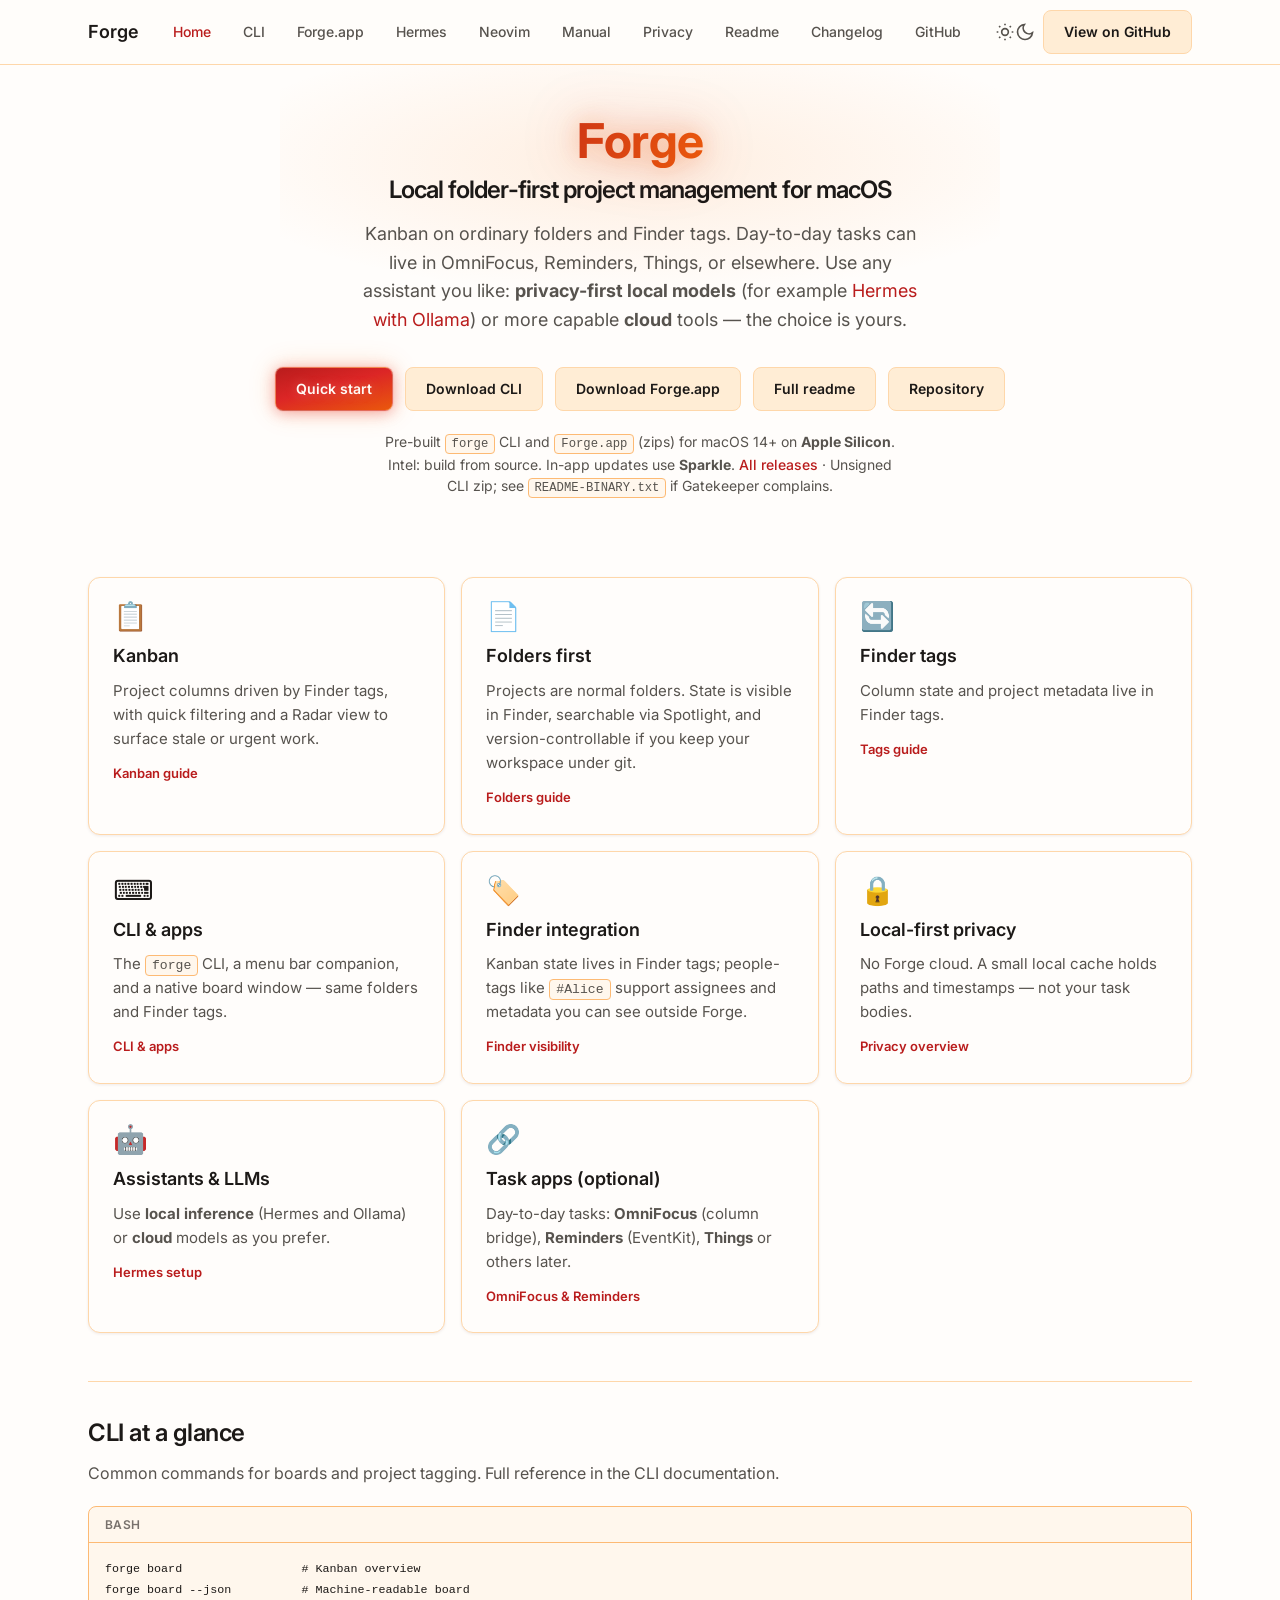
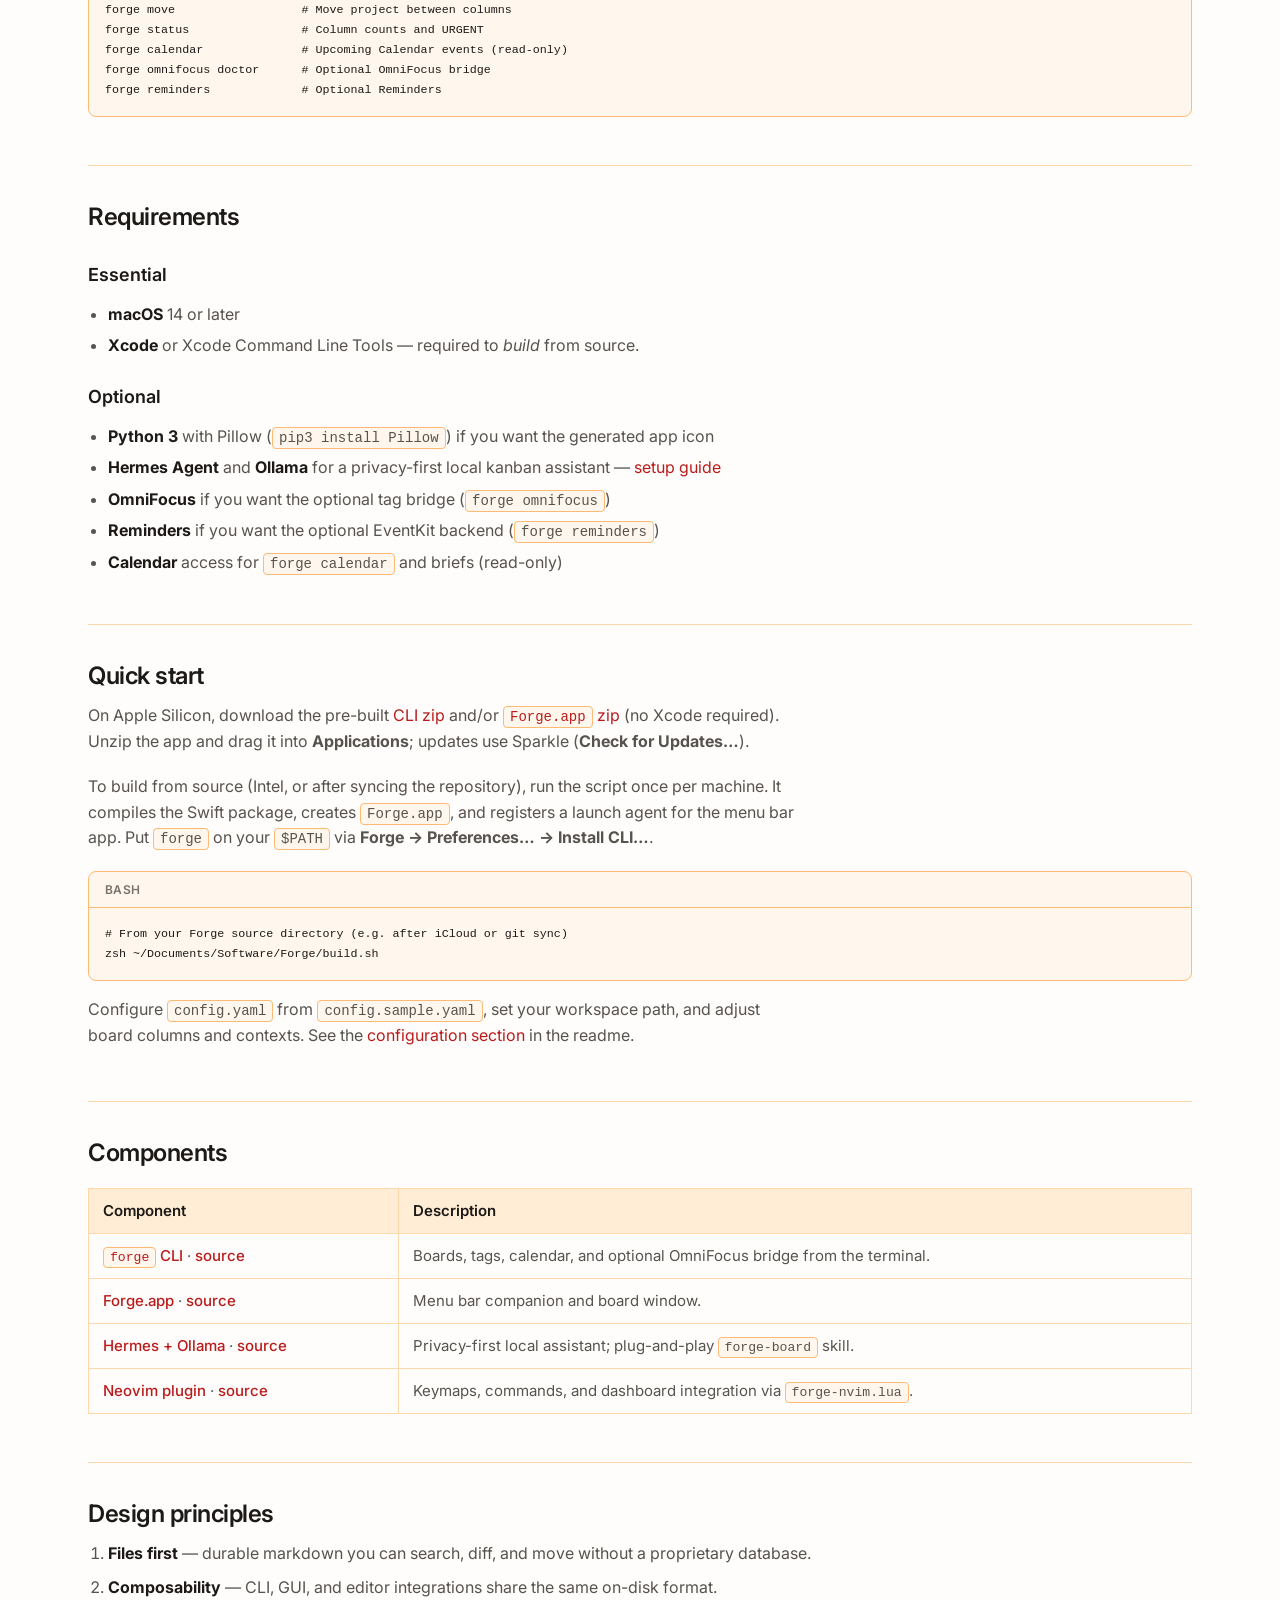
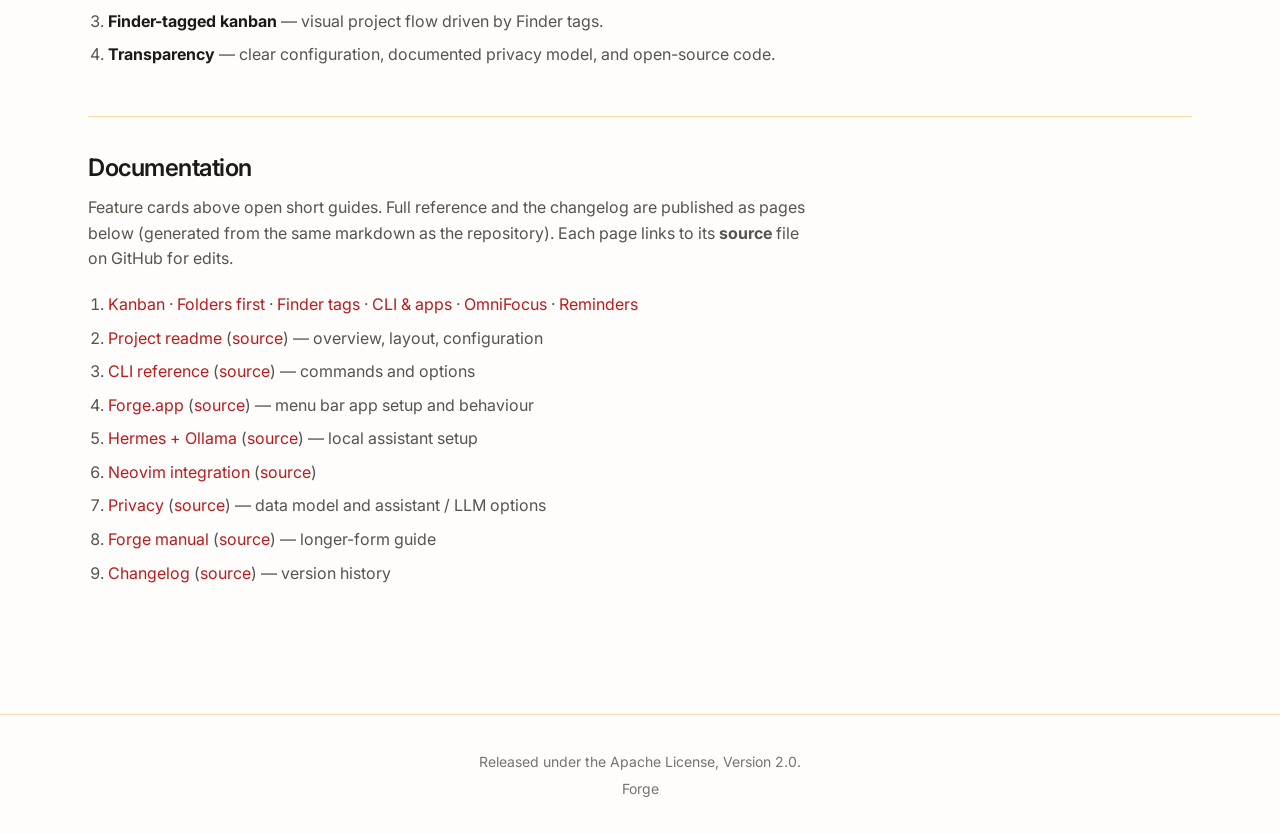
<file: docs/index.html>
<!DOCTYPE html>
<html lang="en-GB" dir="ltr">
  <head>
    <meta charset="utf-8" />
    <meta name="viewport" content="width=device-width, initial-scale=1" />
    <title>Forge</title>
      <meta
      name="description"
      content="Local folder-first project kanban for macOS. Finder tags on ordinary directories. Optional OmniFocus, Reminders, or Things for day-to-day tasks."
    />
    <link rel="icon" type="image/svg+xml" href="favicon.svg" />
    <link rel="preconnect" href="https://fonts.googleapis.com" />
    <link rel="preconnect" href="https://fonts.gstatic.com" crossorigin />
    <link
      href="https://fonts.googleapis.com/css2?family=Inter:wght@400;500;600;700&display=swap"
      rel="stylesheet"
    />
    <link rel="stylesheet" href="assets/site.css?v=4" />
    <script>
      (function () {
        try {
          var stored = localStorage.getItem("forge-theme-appearance");
          var mode =
            stored === "light" || stored === "dark" || stored === "system"
              ? stored
              : "system";
          var root = document.documentElement;
          if (mode === "light") {
            root.classList.add("light");
          } else if (mode === "dark") {
            root.classList.add("dark");
          }
        } catch (err) {
          /* localStorage unavailable — CSS alone follows prefers-color-scheme */
        }
      })();
    </script>
  </head>
  <body>
    <a href="#main" class="visually-hidden">Skip to content</a>
    <header class="site-nav">
      <div class="site-nav__inner">
        <a class="site-nav__brand" href="index.html">Forge</a>
        <nav class="site-nav__links" aria-label="Main navigation">
          <a class="site-nav__link is-active" href="index.html">Home</a>
          <a class="site-nav__link" href="cli.html">CLI</a>
          <a class="site-nav__link" href="app.html">Forge.app</a>
          <a class="site-nav__link" href="hermes.html">Hermes</a>
          <a class="site-nav__link" href="neovim.html">Neovim</a>
          <a class="site-nav__link" href="manual.html">Manual</a>
          <a class="site-nav__link" href="privacy.html">Privacy</a>
          <a class="site-nav__link" href="readme.html">Readme</a>
          <a class="site-nav__link" href="changelog.html">Changelog</a>
          <a
            class="site-nav__link"
            href="https://github.com/SimonAB/forge"
            target="_blank"
            rel="noopener noreferrer"
            >GitHub</a
          >
        </nav>
        <div class="site-nav__actions">
          <button
            type="button"
            class="theme-toggle"
            id="theme-toggle"
            aria-label="Toggle dark mode"
            title="Toggle theme"
          >
            <span class="theme-toggle__icon theme-toggle__icon--sun" aria-hidden="true">
              <svg viewBox="0 0 24 24" fill="none" stroke="currentColor" stroke-width="2">
                <circle cx="12" cy="12" r="4" />
                <path d="M12 2v2M12 20v2M4.93 4.93l1.41 1.41M17.66 17.66l1.41 1.41M2 12h2M20 12h2M4.93 19.07l1.41-1.41M17.66 6.34l1.41-1.41" />
              </svg>
            </span>
            <span class="theme-toggle__icon theme-toggle__icon--moon" aria-hidden="true" hidden>
              <svg viewBox="0 0 24 24" fill="none" stroke="currentColor" stroke-width="2">
                <path d="M21 12.79A9 9 0 1 1 11.21 3 7 7 0 0 0 21 12.79z" />
              </svg>
            </span>
          </button>
          <a
            class="btn btn--alt"
            href="https://github.com/SimonAB/forge"
            target="_blank"
            rel="noopener noreferrer"
            >View on GitHub</a
          >
        </div>
      </div>
    </header>

    <main id="main">
      <section class="hero" aria-labelledby="hero-title">
        <h1 id="hero-title" class="hero__title">
          <span class="hero__name">Forge</span>
          <span class="hero__subtitle"
            >Local folder-first project management for macOS</span
          >
        </h1>
        <p class="hero__tagline">
          Kanban on ordinary folders and Finder tags.
          Day-to-day tasks can live in OmniFocus, Reminders, Things, or elsewhere.
          Use any assistant you like: <strong>privacy-first local models</strong> (for example
          <a href="hermes.html">Hermes with Ollama</a>) or more capable
          <strong>cloud</strong> tools — the choice is yours.
        </p>
        <div class="hero__actions">
          <a class="btn btn--brand" href="#quick-start">Quick start</a>
          <a
            class="btn btn--alt"
            href="https://github.com/SimonAB/forge/releases/latest/download/forge-macos-arm64.zip"
            >Download CLI</a
          >
          <a
            class="btn btn--alt"
            href="https://github.com/SimonAB/forge/releases/latest/download/Forge-macos-arm64.app.zip"
            >Download Forge.app</a
          >
          <a class="btn btn--alt" href="readme.html">Full readme</a>
          <a
            class="btn btn--alt"
            href="https://github.com/SimonAB/forge"
            target="_blank"
            rel="noopener noreferrer"
            >Repository</a
          >
        </div>
        <p class="hero__download-note">
          Pre-built <code class="inline-code">forge</code> CLI and <code class="inline-code">Forge.app</code>
          (zips) for macOS 14+ on <strong>Apple Silicon</strong>. Intel: build from source.
          In-app updates use <strong>Sparkle</strong>.
          <a
            href="https://github.com/SimonAB/forge/releases"
            target="_blank"
            rel="noopener noreferrer"
            >All releases</a
          >
          · Unsigned CLI zip; see <code class="inline-code">README-BINARY.txt</code> if Gatekeeper complains.
        </p>
      </section>

      <section class="features" aria-labelledby="features-heading">
        <h2 id="features-heading" class="visually-hidden">Features</h2>
        <div class="features__grid">
          <a class="feature-card" href="kanban.html">
            <div class="feature-card__icon" aria-hidden="true">📋</div>
            <h3 class="feature-card__title">Kanban</h3>
            <p class="feature-card__text">
              Project columns driven by Finder tags, with quick filtering and a
              Radar view to surface stale or urgent work.
            </p>
            <span class="feature-card__more">Kanban guide</span>
          </a>
          <a class="feature-card" href="folders.html">
            <div class="feature-card__icon" aria-hidden="true">📄</div>
            <h3 class="feature-card__title">Folders first</h3>
            <p class="feature-card__text">
              Projects are normal folders. State is visible in Finder, searchable via Spotlight,
              and version-controllable if you keep your workspace under git.
            </p>
            <span class="feature-card__more">Folders guide</span>
          </a>
          <a class="feature-card" href="finder-tags.html">
            <div class="feature-card__icon" aria-hidden="true">🔄</div>
            <h3 class="feature-card__title">Finder tags</h3>
            <p class="feature-card__text">
              Column state and project metadata live in Finder tags.
            </p>
            <span class="feature-card__more">Tags guide</span>
          </a>
          <a class="feature-card" href="cli-and-apps.html">
            <div class="feature-card__icon" aria-hidden="true">⌨️</div>
            <h3 class="feature-card__title">CLI &amp; apps</h3>
            <p class="feature-card__text">
              The <code class="inline-code">forge</code> CLI, a menu bar companion, and a
              native board window — same folders and Finder tags.
            </p>
            <span class="feature-card__more">CLI &amp; apps</span>
          </a>
          <a class="feature-card" href="finder-tags.html#visible-outside-forge">
            <div class="feature-card__icon" aria-hidden="true">🏷️</div>
            <h3 class="feature-card__title">Finder integration</h3>
            <p class="feature-card__text">
              Kanban state lives in Finder tags; people-tags like
              <code class="inline-code">#Alice</code> support assignees and metadata you
              can see outside Forge.
            </p>
            <span class="feature-card__more">Finder visibility</span>
          </a>
          <a class="feature-card" href="privacy.html">
            <div class="feature-card__icon" aria-hidden="true">🔒</div>
            <h3 class="feature-card__title">Local-first privacy</h3>
            <p class="feature-card__text">
              No Forge cloud. A small local cache holds paths and timestamps — not your
              task bodies.
            </p>
            <span class="feature-card__more">Privacy overview</span>
          </a>
          <a class="feature-card" href="hermes.html">
            <div class="feature-card__icon" aria-hidden="true">🤖</div>
            <h3 class="feature-card__title">Assistants &amp; LLMs</h3>
            <p class="feature-card__text">
              Use <strong>local inference</strong> (Hermes and Ollama) or
              <strong>cloud</strong> models as you prefer.
            </p>
            <span class="feature-card__more">Hermes setup</span>
          </a>
          <a class="feature-card" href="omnifocus.html">
            <div class="feature-card__icon" aria-hidden="true">🔗</div>
            <h3 class="feature-card__title">Task apps (optional)</h3>
            <p class="feature-card__text">
              Day-to-day tasks: <strong>OmniFocus</strong> (column bridge),
              <strong>Reminders</strong> (EventKit), <strong>Things</strong> or others later.
            </p>
            <span class="feature-card__more">OmniFocus &amp; Reminders</span>
          </a>
        </div>
      </section>

      <section class="section" id="cli-examples" aria-labelledby="cli-examples-title">
        <h2 id="cli-examples-title" class="section__title">CLI at a glance</h2>
        <p class="section__lead">
          Common commands for boards and project tagging. Full reference in the CLI
          documentation.
        </p>
        <div class="code-block">
          <span class="code-block__label">bash</span>
          <pre><code>forge board                 # Kanban overview
forge board --json          # Machine-readable board
forge move                  # Move project between columns
forge status                # Column counts and URGENT
forge calendar              # Upcoming Calendar events (read-only)
forge omnifocus doctor      # Optional OmniFocus bridge
forge reminders             # Optional Reminders</code></pre>
        </div>
      </section>

      <section class="section" id="requirements" aria-labelledby="requirements-title">
        <h2 id="requirements-title" class="section__title">Requirements</h2>
        <h3>Essential</h3>
        <ul>
          <li><strong>macOS</strong> 14 or later</li>
          <li><strong>Xcode</strong> or Xcode Command Line Tools — required to <em>build</em> from source.</li>
        </ul>
        <h3>Optional</h3>
        <ul>
          <li>
            <strong>Python 3</strong> with Pillow (<code class="inline-code">pip3 install Pillow</code>)
            if you want the generated app icon
          </li>
          <li>
            <strong>Hermes Agent</strong> and <strong>Ollama</strong> for a privacy-first local
            kanban assistant — <a href="hermes.html">setup guide</a>
          </li>
          <li>
            <strong>OmniFocus</strong> if you want the optional tag bridge
            (<code class="inline-code">forge omnifocus</code>)
          </li>
          <li>
            <strong>Reminders</strong> if you want the optional EventKit backend
            (<code class="inline-code">forge reminders</code>)
          </li>
          <li>
            <strong>Calendar</strong> access for <code class="inline-code">forge calendar</code>
            and briefs (read-only)
          </li>
        </ul>
      </section>

      <section class="section" id="quick-start" aria-labelledby="quick-start-title">
        <h2 id="quick-start-title" class="section__title">Quick start</h2>
        <p class="section__lead">
          On Apple Silicon, download the pre-built
          <a
            href="https://github.com/SimonAB/forge/releases/latest/download/forge-macos-arm64.zip"
            >CLI zip</a
          >
          and/or
          <a
            href="https://github.com/SimonAB/forge/releases/latest/download/Forge-macos-arm64.app.zip"
            ><code class="inline-code">Forge.app</code> zip</a
          >
          (no Xcode required). Unzip the app and drag it into
          <strong>Applications</strong>; updates use Sparkle
          (<strong>Check for Updates…</strong>).
        </p>
        <p class="section__lead">
          To build from source (Intel, or after syncing the repository), run the script
          once per machine. It compiles the Swift package, creates
          <code class="inline-code">Forge.app</code>, and registers a launch agent for the
          menu bar app. Put <code class="inline-code">forge</code> on your
          <code class="inline-code">$PATH</code> via
          <strong>Forge → Preferences… → Install CLI…</strong>.
        </p>
        <div class="code-block">
          <span class="code-block__label">bash</span>
          <pre><code># From your Forge source directory (e.g. after iCloud or git sync)
zsh ~/Documents/Software/Forge/build.sh</code></pre>
        </div>
        <p class="section__lead" style="margin-top: 1rem">
          Configure <code class="inline-code">config.yaml</code> from
          <code class="inline-code">config.sample.yaml</code>, set your workspace path, and
          adjust board columns and contexts. See the
          <a
            href="https://github.com/SimonAB/forge/blob/main/README.md#configuration"
            target="_blank"
            rel="noopener noreferrer"
            >configuration section</a
          >
          in the readme.
        </p>
      </section>

      <section class="section" id="components" aria-labelledby="components-title">
        <h2 id="components-title" class="section__title">Components</h2>
        <table class="doc-table">
          <thead>
            <tr>
              <th>Component</th>
              <th>Description</th>
            </tr>
          </thead>
          <tbody>
            <tr>
              <td>
                <a href="cli.html"><code class="inline-code">forge</code> CLI</a>
                ·
                <a
                  href="https://github.com/SimonAB/forge/blob/main/docs/cli.md"
                  target="_blank"
                  rel="noopener noreferrer"
                  >source</a
                >
              </td>
              <td>Boards, tags, calendar, and optional OmniFocus bridge from the terminal.</td>
            </tr>
            <tr>
              <td>
                <a href="app.html">Forge.app</a>
                ·
                <a
                  href="https://github.com/SimonAB/forge/blob/main/docs/app.md"
                  target="_blank"
                  rel="noopener noreferrer"
                  >source</a
                >
              </td>
              <td>Menu bar companion and board window.</td>
            </tr>
            <tr>
              <td>
                <a href="hermes.html">Hermes + Ollama</a>
                ·
                <a
                  href="https://github.com/SimonAB/forge/blob/main/docs/hermes.md"
                  target="_blank"
                  rel="noopener noreferrer"
                  >source</a
                >
              </td>
              <td>Privacy-first local assistant; plug-and-play <code class="inline-code">forge-board</code> skill.</td>
            </tr>
            <tr>
              <td>
                <a href="neovim.html">Neovim plugin</a>
                ·
                <a
                  href="https://github.com/SimonAB/forge/blob/main/docs/neovim.md"
                  target="_blank"
                  rel="noopener noreferrer"
                  >source</a
                >
              </td>
              <td>Keymaps, commands, and dashboard integration via <code class="inline-code">forge-nvim.lua</code>.</td>
            </tr>
          </tbody>
        </table>
      </section>

      <section class="section" id="design-principles" aria-labelledby="principles-title">
        <h2 id="principles-title" class="section__title">Design principles</h2>
        <ol class="principles">
          <li>
            <strong>Files first</strong> — durable markdown you can search, diff, and move
            without a proprietary database.
          </li>
          <li>
            <strong>Composability</strong> — CLI, GUI, and editor integrations share the same
            on-disk format.
          </li>
          <li>
            <strong>Finder-tagged kanban</strong> — visual project flow driven by Finder tags.
          </li>
          <li>
            <strong>Transparency</strong> — clear configuration, documented privacy model,
            and open-source code.
          </li>
        </ol>
      </section>

      <section class="section" id="documentation" aria-labelledby="documentation-title">
        <h2 id="documentation-title" class="section__title">Documentation</h2>
        <p class="section__lead">
          Feature cards above open short guides. Full reference and the changelog are
          published as pages below (generated from the same markdown as the repository).
          Each page links to its <strong>source</strong> file on GitHub for edits.
        </p>
        <ol class="doc-list">
          <li>
            <a href="kanban.html">Kanban</a>
            · <a href="folders.html">Folders first</a>
            · <a href="finder-tags.html">Finder tags</a>
            · <a href="cli-and-apps.html">CLI &amp; apps</a>
            · <a href="omnifocus.html">OmniFocus</a>
            · <a href="reminders.html">Reminders</a>
          </li>
          <li>
            <a href="readme.html">Project readme</a>
            (<a
              href="https://github.com/SimonAB/forge/blob/main/README.md"
              target="_blank"
              rel="noopener noreferrer"
              >source</a
            >) — overview, layout, configuration
          </li>
          <li>
            <a href="cli.html">CLI reference</a>
            (<a
              href="https://github.com/SimonAB/forge/blob/main/docs/cli.md"
              target="_blank"
              rel="noopener noreferrer"
              >source</a
            >) — commands and options
          </li>
          <li>
            <a href="app.html">Forge.app</a>
            (<a
              href="https://github.com/SimonAB/forge/blob/main/docs/app.md"
              target="_blank"
              rel="noopener noreferrer"
              >source</a
            >) — menu bar app setup and behaviour
          </li>
          <li>
            <a href="hermes.html">Hermes + Ollama</a>
            (<a
              href="https://github.com/SimonAB/forge/blob/main/docs/hermes.md"
              target="_blank"
              rel="noopener noreferrer"
              >source</a
            >) — local assistant setup
          </li>
          <li>
            <a href="neovim.html">Neovim integration</a>
            (<a
              href="https://github.com/SimonAB/forge/blob/main/docs/neovim.md"
              target="_blank"
              rel="noopener noreferrer"
              >source</a
            >)
          </li>
          <li>
            <a href="privacy.html">Privacy</a>
            (<a
              href="https://github.com/SimonAB/forge/blob/main/PRIVACY.md"
              target="_blank"
              rel="noopener noreferrer"
              >source</a
            >) — data model and assistant / LLM options
          </li>
          <li>
            <a href="manual.html">Forge manual</a>
            (<a
              href="https://github.com/SimonAB/forge/blob/main/docs/forge-manual.md"
              target="_blank"
              rel="noopener noreferrer"
              >source</a
            >) — longer-form guide
          </li>
          <li>
            <a href="changelog.html">Changelog</a>
            (<a
              href="https://github.com/SimonAB/forge/blob/main/CHANGELOG.md"
              target="_blank"
              rel="noopener noreferrer"
              >source</a
            >) — version history
          </li>
        </ol>
      </section>
    </main>

    <footer class="site-footer">
      <p>Released under the Apache License, Version 2.0.</p>
      <p>Forge</p>
    </footer>

    <script src="assets/theme.js?v=4"></script>
  </body>
</html>
</file>
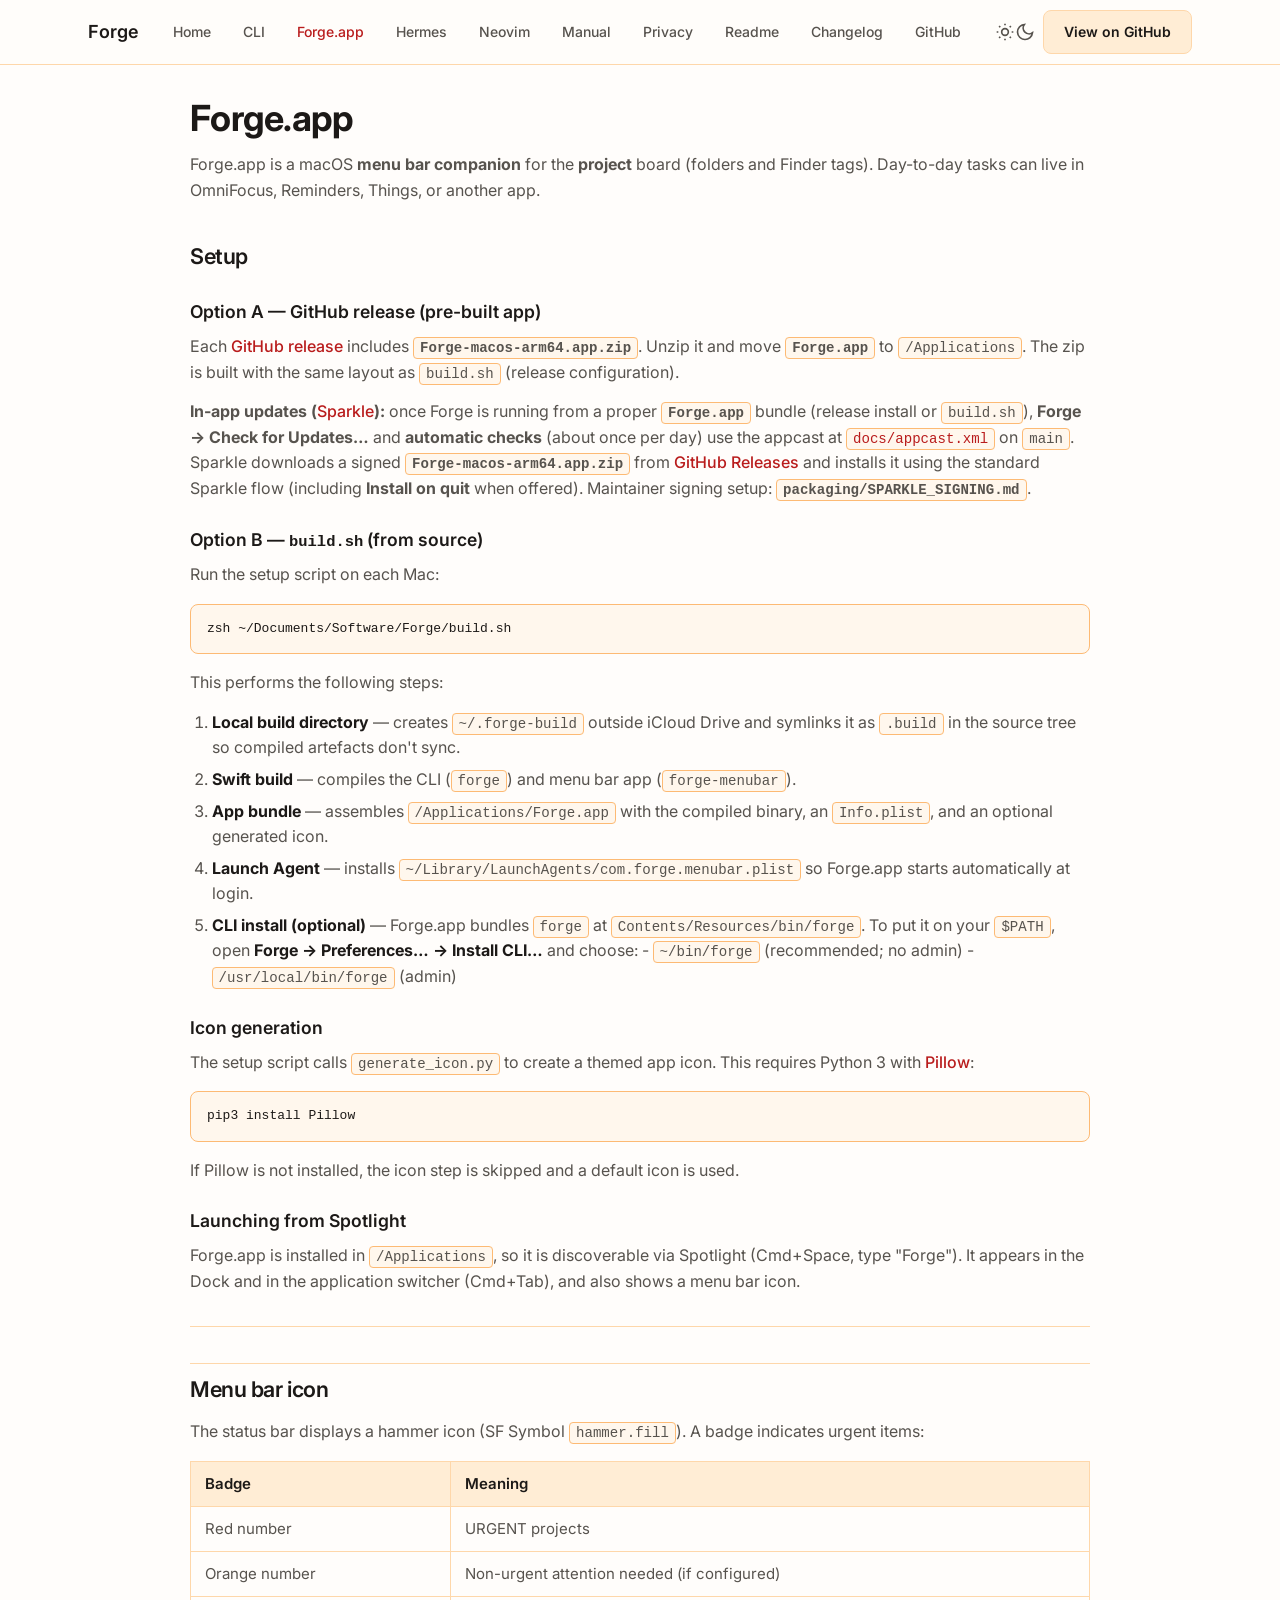
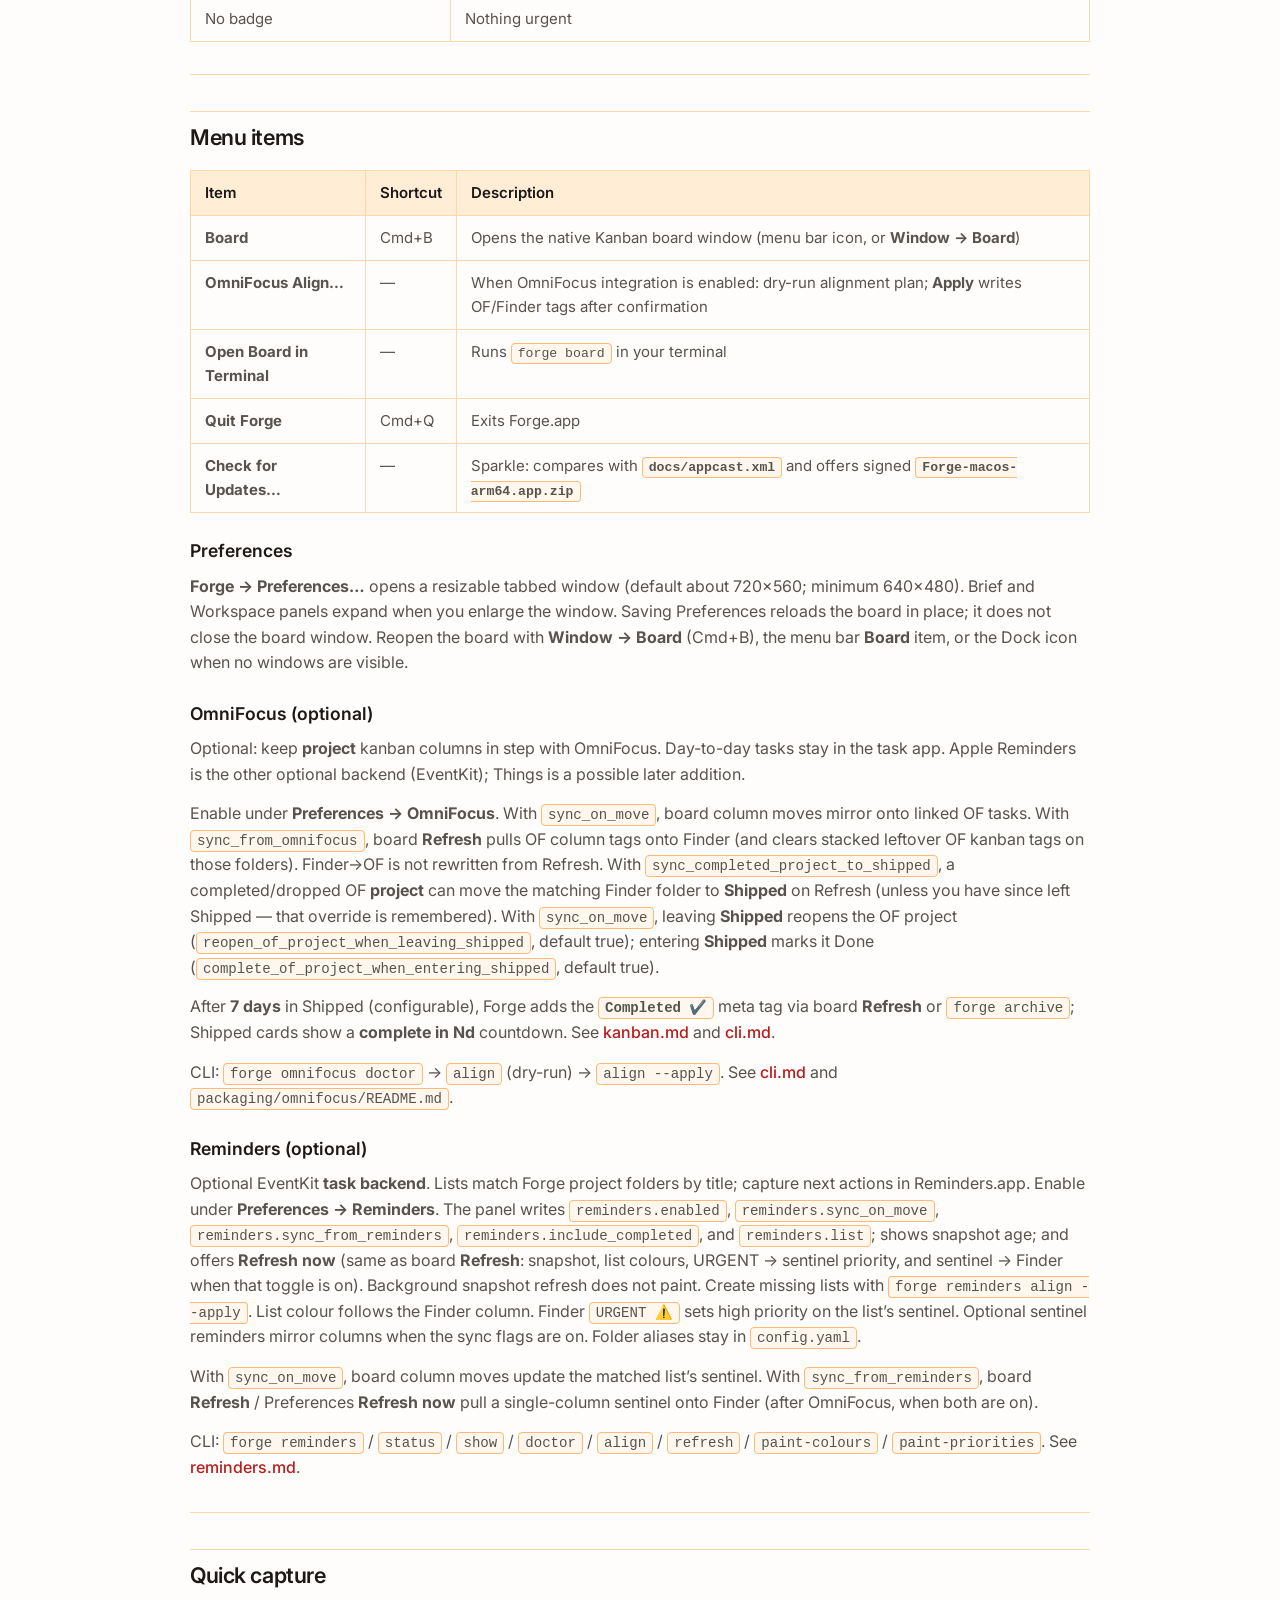
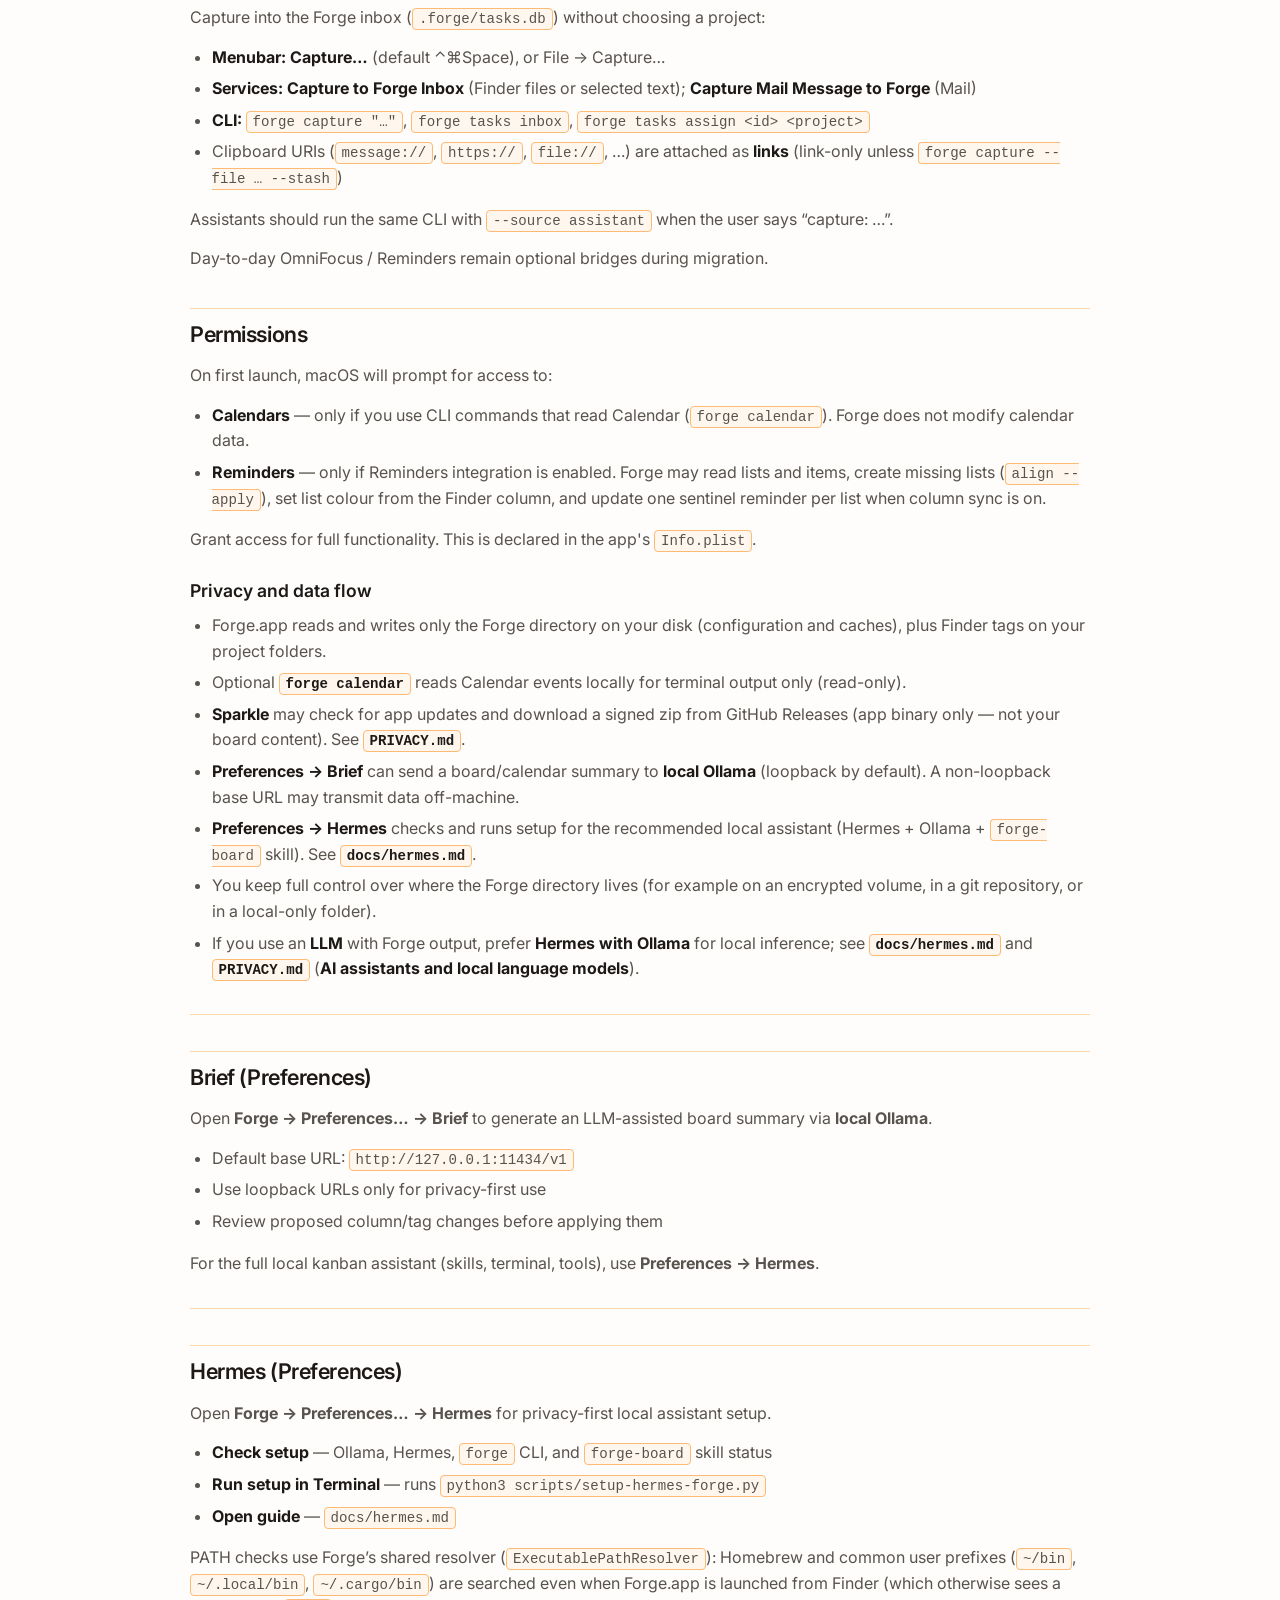
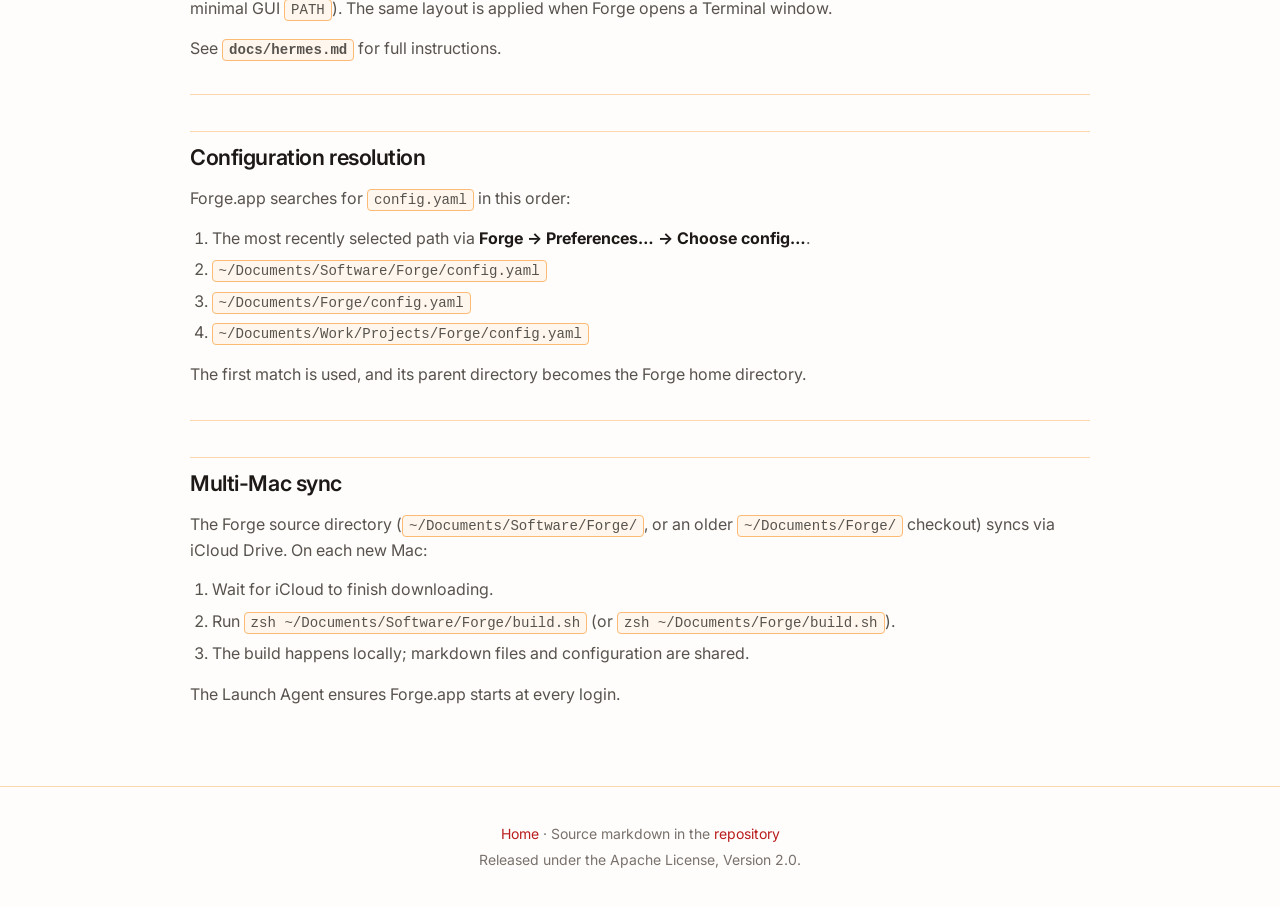
<file: docs/app.html>
<!DOCTYPE html>
<html lang="en-GB" dir="ltr">
  <head>
    <meta charset="utf-8" />
    <meta name="viewport" content="width=device-width, initial-scale=1" />
    <title>Forge.app · Forge</title>
    <meta name="description" content="Menu bar companion: project board, Radar, optional OmniFocus and Reminders, and setup." />
    <link rel="icon" type="image/svg+xml" href="favicon.svg" />
    <link rel="preconnect" href="https://fonts.googleapis.com" />
    <link rel="preconnect" href="https://fonts.gstatic.com" crossorigin />
    <link
      href="https://fonts.googleapis.com/css2?family=Inter:wght@400;500;600;700&display=swap"
      rel="stylesheet"
    />
    <link rel="stylesheet" href="assets/site.css?v=4" />
    <script>
      (function () {
        try {
          var stored = localStorage.getItem("forge-theme-appearance");
          var mode =
            stored === "light" || stored === "dark" || stored === "system"
              ? stored
              : "system";
          var root = document.documentElement;
          if (mode === "light") {
            root.classList.add("light");
          } else if (mode === "dark") {
            root.classList.add("dark");
          }
        } catch (err) {
          /* localStorage unavailable — CSS alone follows prefers-color-scheme */
        }
      })();
    </script>

  </head>
  <body>
    <a href="#main" class="visually-hidden">Skip to content</a>
    <header class="site-nav">
      <div class="site-nav__inner">
        <a class="site-nav__brand" href="index.html">Forge</a>
        <nav class="site-nav__links" aria-label="Main navigation">
  <a class="site-nav__link" href="index.html">Home</a>
  <a class="site-nav__link" href="cli.html">CLI</a>
  <a class="site-nav__link is-active" href="app.html">Forge.app</a>
  <a class="site-nav__link" href="hermes.html">Hermes</a>
  <a class="site-nav__link" href="neovim.html">Neovim</a>
  <a class="site-nav__link" href="manual.html">Manual</a>
  <a class="site-nav__link" href="privacy.html">Privacy</a>
  <a class="site-nav__link" href="readme.html">Readme</a>
  <a class="site-nav__link" href="changelog.html">Changelog</a>
  <a class="site-nav__link" href="https://github.com/SimonAB/forge" target="_blank" rel="noopener noreferrer">GitHub</a>
</nav>
        <div class="site-nav__actions">
          <button
            type="button"
            class="theme-toggle"
            id="theme-toggle"
            aria-label="Toggle dark mode"
            title="Toggle theme"
          >
            <span class="theme-toggle__icon theme-toggle__icon--sun" aria-hidden="true">
              <svg viewBox="0 0 24 24" fill="none" stroke="currentColor" stroke-width="2">
                <circle cx="12" cy="12" r="4" />
                <path d="M12 2v2M12 20v2M4.93 4.93l1.41 1.41M17.66 17.66l1.41 1.41M2 12h2M20 12h2M4.93 19.07l1.41-1.41M17.66 6.34l1.41-1.41" />
              </svg>
            </span>
            <span class="theme-toggle__icon theme-toggle__icon--moon" aria-hidden="true" hidden>
              <svg viewBox="0 0 24 24" fill="none" stroke="currentColor" stroke-width="2">
                <path d="M21 12.79A9 9 0 1 1 11.21 3 7 7 0 0 0 21 12.79z" />
              </svg>
            </span>
          </button>
          <a
            class="btn btn--alt"
            href="https://github.com/SimonAB/forge"
            target="_blank"
            rel="noopener noreferrer"
            >View on GitHub</a
          >
        </div>
      </div>
    </header>
    <main id="main" class="doc-page">
      <article class="doc-content">
<h1 id="forgeapp">Forge.app</h1>
<p>Forge.app is a macOS <strong>menu bar companion</strong> for the <strong>project</strong> board (folders
and Finder tags). Day-to-day tasks can live in OmniFocus, Reminders, Things, or
another app.</p>
<h2 id="setup">Setup</h2>
<h3 id="option-a-github-release-pre-built-app">Option A — GitHub release (pre-built app)</h3>
<p>Each <a href="https://github.com/SimonAB/forge/releases/latest">GitHub release</a> includes <strong><code>Forge-macos-arm64.app.zip</code></strong>. Unzip it and move <strong><code>Forge.app</code></strong> to <code>/Applications</code>. The zip is built with the same layout as <code>build.sh</code> (release configuration).</p>
<p><strong>In-app updates (<a href="https://sparkle-project.org/">Sparkle</a>):</strong> once Forge is running from a proper <strong><code>Forge.app</code></strong> bundle (release install or <code>build.sh</code>), <strong>Forge → Check for Updates…</strong> and <strong>automatic checks</strong> (about once per day) use the appcast at <a href="https://raw.githubusercontent.com/SimonAB/forge/main/docs/appcast.xml"><code>docs/appcast.xml</code></a> on <code>main</code>. Sparkle downloads a signed <strong><code>Forge-macos-arm64.app.zip</code></strong> from <a href="https://github.com/SimonAB/forge/releases">GitHub Releases</a> and installs it using the standard Sparkle flow (including <strong>Install on quit</strong> when offered). Maintainer signing setup: <strong><code>packaging/SPARKLE_SIGNING.md</code></strong>.</p>
<h3 id="option-b-buildsh-from-source">Option B — <code>build.sh</code> (from source)</h3>
<p>Run the setup script on each Mac:</p>
<pre><code class="language-bash">zsh ~/Documents/Software/Forge/build.sh
</code></pre>
<p>This performs the following steps:</p>
<ol>
<li><strong>Local build directory</strong> — creates <code>~/.forge-build</code> outside iCloud Drive
   and symlinks it as <code>.build</code> in the source tree so compiled artefacts don't
   sync.</li>
<li><strong>Swift build</strong> — compiles the CLI (<code>forge</code>) and menu bar app
   (<code>forge-menubar</code>).</li>
<li><strong>App bundle</strong> — assembles <code>/Applications/Forge.app</code> with the compiled
   binary, an <code>Info.plist</code>, and an optional generated icon.</li>
<li><strong>Launch Agent</strong> — installs
   <code>~/Library/LaunchAgents/com.forge.menubar.plist</code> so Forge.app starts
   automatically at login.</li>
<li><strong>CLI install (optional)</strong> — Forge.app bundles <code>forge</code> at <code>Contents/Resources/bin/forge</code>.
   To put it on your <code>$PATH</code>, open <strong>Forge → Preferences… → Install CLI…</strong> and choose:
   - <code>~/bin/forge</code> (recommended; no admin)
   - <code>/usr/local/bin/forge</code> (admin)</li>
</ol>
<h3 id="icon-generation">Icon generation</h3>
<p>The setup script calls <code>generate_icon.py</code> to create a themed app icon. This
requires Python 3 with <a href="https://pypi.org/project/Pillow/">Pillow</a>:</p>
<pre><code class="language-bash">pip3 install Pillow
</code></pre>
<p>If Pillow is not installed, the icon step is skipped and a default icon is used.</p>
<h3 id="launching-from-spotlight">Launching from Spotlight</h3>
<p>Forge.app is installed in <code>/Applications</code>, so it is discoverable via Spotlight
(Cmd+Space, type "Forge"). It appears in the Dock and in the application
switcher (Cmd+Tab), and also shows a menu bar icon.</p>
<hr />
<h2 id="menu-bar-icon">Menu bar icon</h2>
<p>The status bar displays a hammer icon (SF Symbol <code>hammer.fill</code>). A badge
indicates urgent items:</p>
<table>
<thead>
<tr>
<th>Badge</th>
<th>Meaning</th>
</tr>
</thead>
<tbody>
<tr>
<td>Red number</td>
<td>URGENT projects</td>
</tr>
<tr>
<td>Orange number</td>
<td>Non-urgent attention needed (if configured)</td>
</tr>
<tr>
<td>No badge</td>
<td>Nothing urgent</td>
</tr>
</tbody>
</table>
<hr />
<h2 id="menu-items">Menu items</h2>
<table>
<thead>
<tr>
<th>Item</th>
<th>Shortcut</th>
<th>Description</th>
</tr>
</thead>
<tbody>
<tr>
<td><strong>Board</strong></td>
<td>Cmd+B</td>
<td>Opens the native Kanban board window (menu bar icon, or <strong>Window → Board</strong>)</td>
</tr>
<tr>
<td><strong>OmniFocus Align…</strong></td>
<td>—</td>
<td>When OmniFocus integration is enabled: dry-run alignment plan; <strong>Apply</strong> writes OF/Finder tags after confirmation</td>
</tr>
<tr>
<td><strong>Open Board in Terminal</strong></td>
<td>—</td>
<td>Runs <code>forge board</code> in your terminal</td>
</tr>
<tr>
<td><strong>Quit Forge</strong></td>
<td>Cmd+Q</td>
<td>Exits Forge.app</td>
</tr>
<tr>
<td><strong>Check for Updates…</strong></td>
<td>—</td>
<td>Sparkle: compares with <strong><code>docs/appcast.xml</code></strong> and offers signed <strong><code>Forge-macos-arm64.app.zip</code></strong></td>
</tr>
</tbody>
</table>
<h3 id="preferences">Preferences</h3>
<p><strong>Forge → Preferences…</strong> opens a resizable tabbed window (default about 720×560;
minimum 640×480). Brief and Workspace panels expand when you enlarge the window.
Saving Preferences reloads the board in place; it does not close the board window.
Reopen the board with <strong>Window → Board</strong> (Cmd+B), the menu bar <strong>Board</strong> item, or
the Dock icon when no windows are visible.</p>
<h3 id="omnifocus-optional">OmniFocus (optional)</h3>
<p>Optional: keep <strong>project</strong> kanban columns in step with OmniFocus. Day-to-day
tasks stay in the task app. Apple Reminders is the other optional backend
(EventKit); Things is a possible later addition.</p>
<p>Enable under <strong>Preferences → OmniFocus</strong>. With <code>sync_on_move</code>, board column moves mirror onto linked OF tasks. With <code>sync_from_omnifocus</code>, board <strong>Refresh</strong> pulls OF column tags onto Finder (and clears stacked leftover OF kanban tags on those folders). Finder→OF is not rewritten from Refresh. With <code>sync_completed_project_to_shipped</code>, a completed/dropped OF <strong>project</strong> can move the matching Finder folder to <strong>Shipped</strong> on Refresh (unless you have since left Shipped — that override is remembered). With <code>sync_on_move</code>, leaving <strong>Shipped</strong> reopens the OF project (<code>reopen_of_project_when_leaving_shipped</code>, default true); entering <strong>Shipped</strong> marks it Done (<code>complete_of_project_when_entering_shipped</code>, default true).</p>
<p>After <strong>7 days</strong> in Shipped (configurable), Forge adds the <strong><code>Completed ✔️</code></strong> meta tag via board <strong>Refresh</strong> or <code>forge archive</code>; Shipped cards show a <strong>complete in Nd</strong> countdown. See <a href="kanban.html">kanban.md</a> and <a href="cli.html#forge-archive">cli.md</a>.</p>
<p>CLI: <code>forge omnifocus doctor</code> → <code>align</code> (dry-run) → <code>align --apply</code>. See <a href="cli.html">cli.md</a> and <code>packaging/omnifocus/README.md</code>.</p>
<h3 id="reminders-optional">Reminders (optional)</h3>
<p>Optional EventKit <strong>task backend</strong>. Lists match Forge project folders by title;
capture next actions in Reminders.app. Enable under <strong>Preferences → Reminders</strong>.
The panel writes <code>reminders.enabled</code>, <code>reminders.sync_on_move</code>,
<code>reminders.sync_from_reminders</code>, <code>reminders.include_completed</code>, and
<code>reminders.list</code>; shows snapshot age; and offers <strong>Refresh now</strong> (same as board
<strong>Refresh</strong>: snapshot, list colours, URGENT → sentinel priority, and sentinel →
Finder when that toggle is on). Background snapshot refresh does not paint.
Create missing lists with <code>forge reminders align --apply</code>. List colour follows
the Finder column. Finder <code>URGENT ⚠️</code> sets high priority on the list’s sentinel.
Optional sentinel reminders mirror columns when the sync flags are on. Folder
aliases stay in <code>config.yaml</code>.</p>
<p>With <code>sync_on_move</code>, board column moves update the matched list’s sentinel.
With <code>sync_from_reminders</code>, board <strong>Refresh</strong> / Preferences <strong>Refresh now</strong> pull
a single-column sentinel onto Finder (after OmniFocus, when both are on).</p>
<p>CLI: <code>forge reminders</code> / <code>status</code> / <code>show</code> / <code>doctor</code> / <code>align</code> / <code>refresh</code> / <code>paint-colours</code> / <code>paint-priorities</code>. See <a href="reminders.html">reminders.md</a>.</p>
<hr />
<h2 id="quick-capture">Quick capture</h2>
<p>Capture into the Forge inbox (<code>.forge/tasks.db</code>) without choosing a project:</p>
<ul>
<li><strong>Menubar:</strong> <strong>Capture…</strong> (default ⌃⌘Space), or File → Capture…</li>
<li><strong>Services:</strong> <strong>Capture to Forge Inbox</strong> (Finder files or selected text); <strong>Capture Mail Message to Forge</strong> (Mail)</li>
<li><strong>CLI:</strong> <code>forge capture "…"</code>, <code>forge tasks inbox</code>, <code>forge tasks assign &lt;id&gt; &lt;project&gt;</code></li>
<li>Clipboard URIs (<code>message://</code>, <code>https://</code>, <code>file://</code>, …) are attached as <strong>links</strong> (link-only unless <code>forge capture --file … --stash</code>)</li>
</ul>
<p>Assistants should run the same CLI with <code>--source assistant</code> when the user says “capture: …”.</p>
<p>Day-to-day OmniFocus / Reminders remain optional bridges during migration.</p>
<h2 id="permissions">Permissions</h2>
<p>On first launch, macOS will prompt for access to:</p>
<ul>
<li><strong>Calendars</strong> — only if you use CLI commands that read Calendar (<code>forge calendar</code>). Forge does not modify calendar data.</li>
<li><strong>Reminders</strong> — only if Reminders integration is enabled. Forge may read lists and items, create missing lists (<code>align --apply</code>), set list colour from the Finder column, and update one sentinel reminder per list when column sync is on.</li>
</ul>
<p>Grant access for full functionality. This is declared in the app's
<code>Info.plist</code>.</p>
<h3 id="privacy-and-data-flow">Privacy and data flow</h3>
<ul>
<li>Forge.app reads and writes only the Forge directory on your disk
  (configuration and caches), plus Finder tags on your project folders.</li>
<li>Optional <strong><code>forge calendar</code></strong> reads Calendar events locally for terminal output only (read-only).</li>
<li><strong>Sparkle</strong> may check for app updates and download a signed zip from GitHub Releases
  (app binary only — not your board content). See <strong><code>PRIVACY.md</code></strong>.</li>
<li><strong>Preferences → Brief</strong> can send a board/calendar summary to <strong>local Ollama</strong>
  (loopback by default). A non-loopback base URL may transmit data off-machine.</li>
<li><strong>Preferences → Hermes</strong> checks and runs setup for the recommended local
  assistant (Hermes + Ollama + <code>forge-board</code> skill). See <strong><code>docs/hermes.md</code></strong>.</li>
<li>You keep full control over where the Forge directory lives (for example on an
  encrypted volume, in a git repository, or in a local-only folder).</li>
<li>If you use an <strong>LLM</strong> with Forge output, prefer <strong>Hermes with Ollama</strong> for local
  inference; see <strong><code>docs/hermes.md</code></strong> and <strong><code>PRIVACY.md</code></strong> (<strong>AI assistants and local language models</strong>).</li>
</ul>
<hr />
<h2 id="brief-preferences">Brief (Preferences)</h2>
<p>Open <strong>Forge → Preferences… → Brief</strong> to generate an LLM-assisted board summary via <strong>local Ollama</strong>.</p>
<ul>
<li>Default base URL: <code>http://127.0.0.1:11434/v1</code></li>
<li>Use loopback URLs only for privacy-first use</li>
<li>Review proposed column/tag changes before applying them</li>
</ul>
<p>For the full local kanban assistant (skills, terminal, tools), use <strong>Preferences → Hermes</strong>.</p>
<hr />
<h2 id="hermes-preferences">Hermes (Preferences)</h2>
<p>Open <strong>Forge → Preferences… → Hermes</strong> for privacy-first local assistant setup.</p>
<ul>
<li><strong>Check setup</strong> — Ollama, Hermes, <code>forge</code> CLI, and <code>forge-board</code> skill status</li>
<li><strong>Run setup in Terminal</strong> — runs <code>python3 scripts/setup-hermes-forge.py</code></li>
<li><strong>Open guide</strong> — <code>docs/hermes.md</code></li>
</ul>
<p>PATH checks use Forge’s shared resolver (<code>ExecutablePathResolver</code>): Homebrew and
common user prefixes (<code>~/bin</code>, <code>~/.local/bin</code>, <code>~/.cargo/bin</code>) are searched even
when Forge.app is launched from Finder (which otherwise sees a minimal GUI
<code>PATH</code>). The same layout is applied when Forge opens a Terminal window.</p>
<p>See <strong><code>docs/hermes.md</code></strong> for full instructions.</p>
<hr />
<h2 id="configuration-resolution">Configuration resolution</h2>
<p>Forge.app searches for <code>config.yaml</code> in this order:</p>
<ol>
<li>The most recently selected path via <strong>Forge → Preferences… → Choose config…</strong>.</li>
<li><code>~/Documents/Software/Forge/config.yaml</code></li>
<li><code>~/Documents/Forge/config.yaml</code></li>
<li><code>~/Documents/Work/Projects/Forge/config.yaml</code></li>
</ol>
<p>The first match is used, and its parent directory becomes the Forge home
directory.</p>
<hr />
<h2 id="multi-mac-sync">Multi-Mac sync</h2>
<p>The Forge source directory (<code>~/Documents/Software/Forge/</code>, or an older
<code>~/Documents/Forge/</code> checkout) syncs via iCloud Drive. On each new Mac:</p>
<ol>
<li>Wait for iCloud to finish downloading.</li>
<li>Run <code>zsh ~/Documents/Software/Forge/build.sh</code> (or <code>zsh ~/Documents/Forge/build.sh</code>).</li>
<li>The build happens locally; markdown files and configuration are shared.</li>
</ol>
<p>The Launch Agent ensures Forge.app starts at every login.</p>
      </article>
    </main>
    <footer class="site-footer">
      <p>
        <a href="index.html">Home</a>
        · Source markdown in the
        <a href="https://github.com/SimonAB/forge" target="_blank" rel="noopener noreferrer">repository</a>
      </p>
      <p>Released under the Apache License, Version 2.0.</p>
    </footer>
    <script src="assets/theme.js?v=4"></script>
  </body>
</html>
</file>
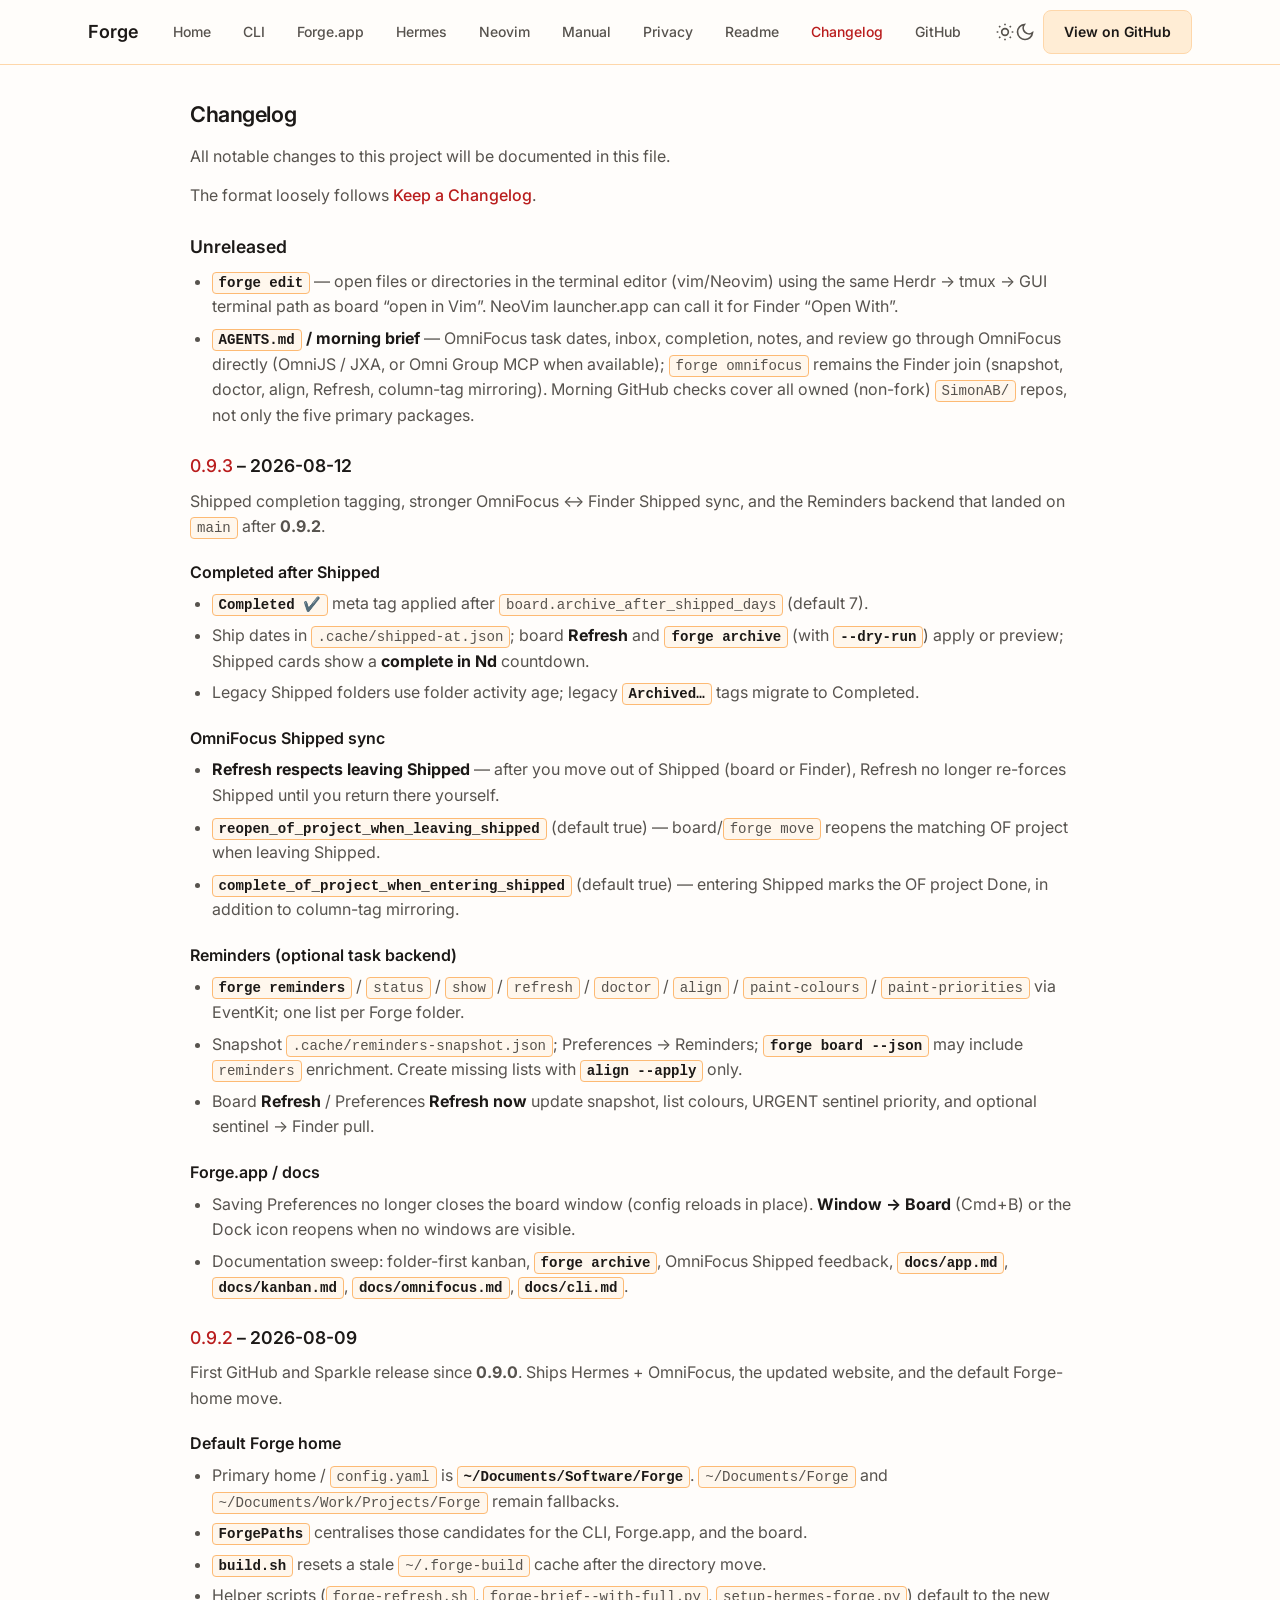
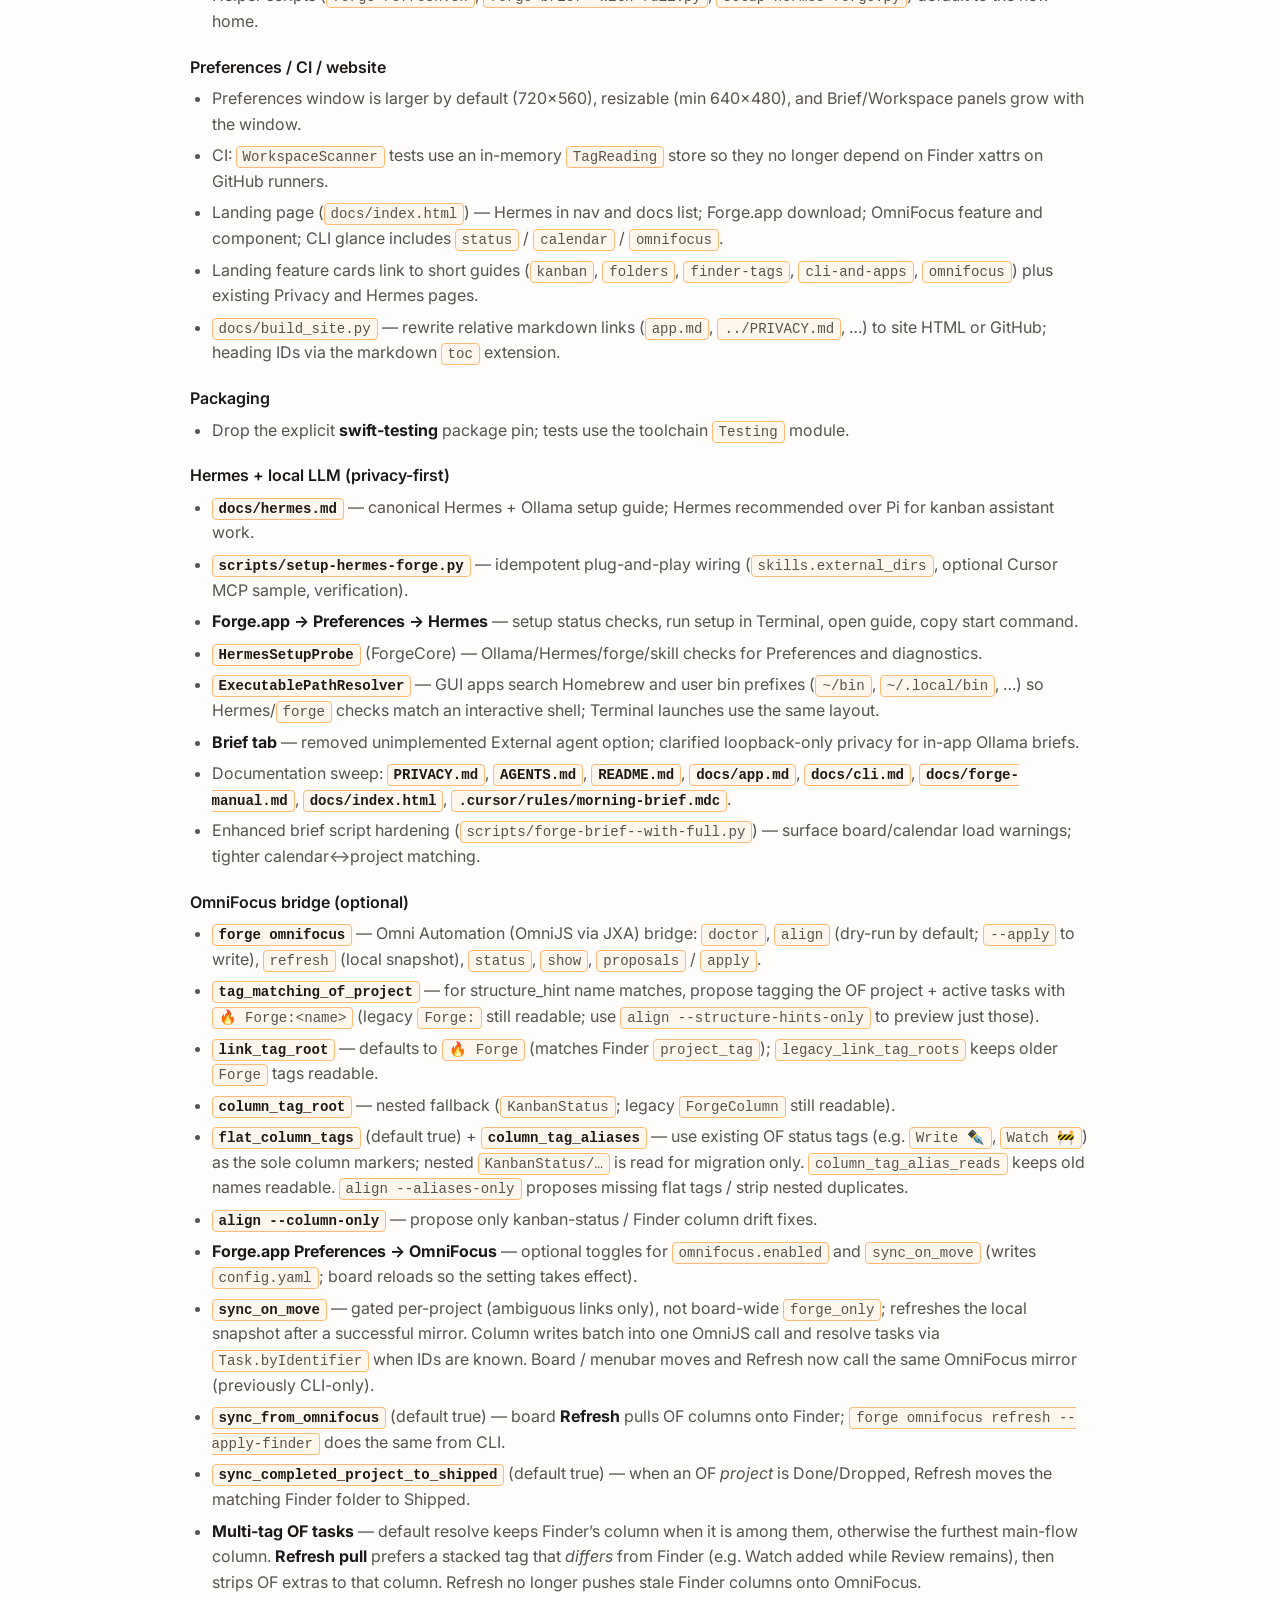
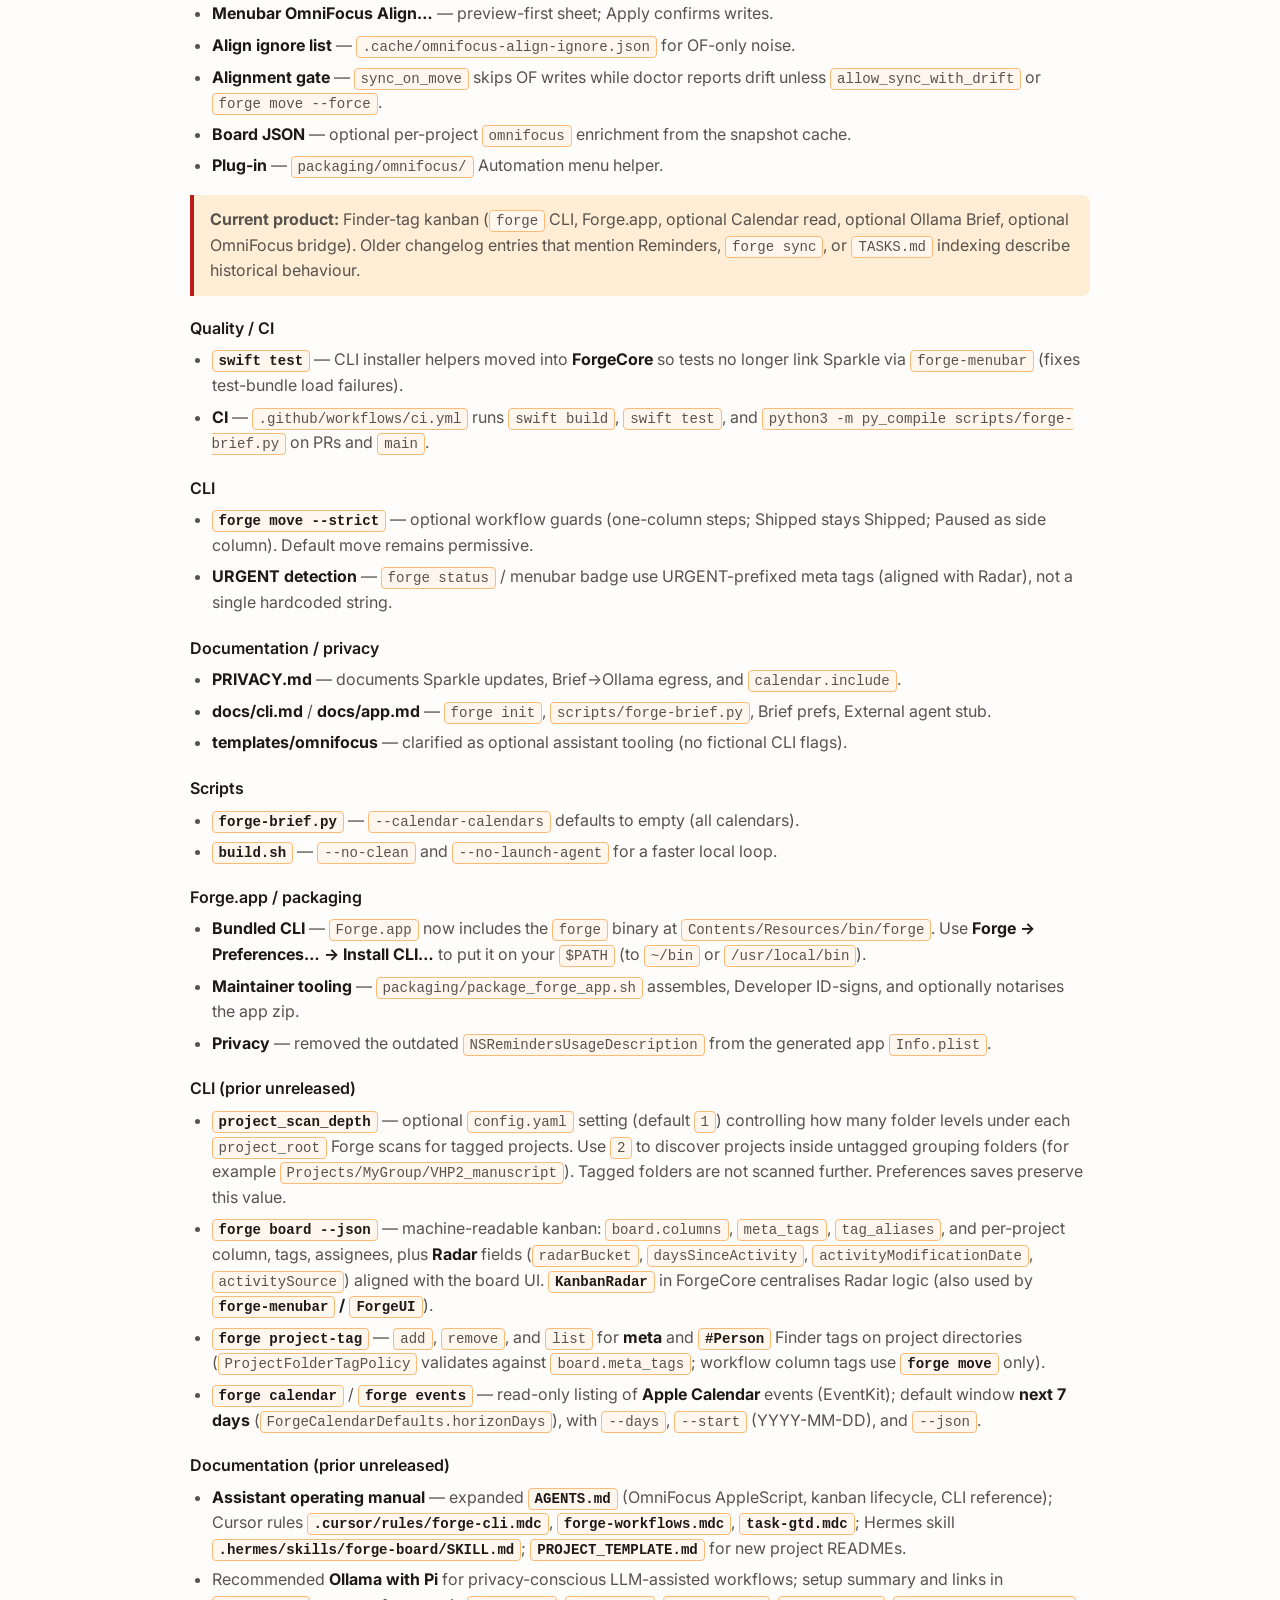
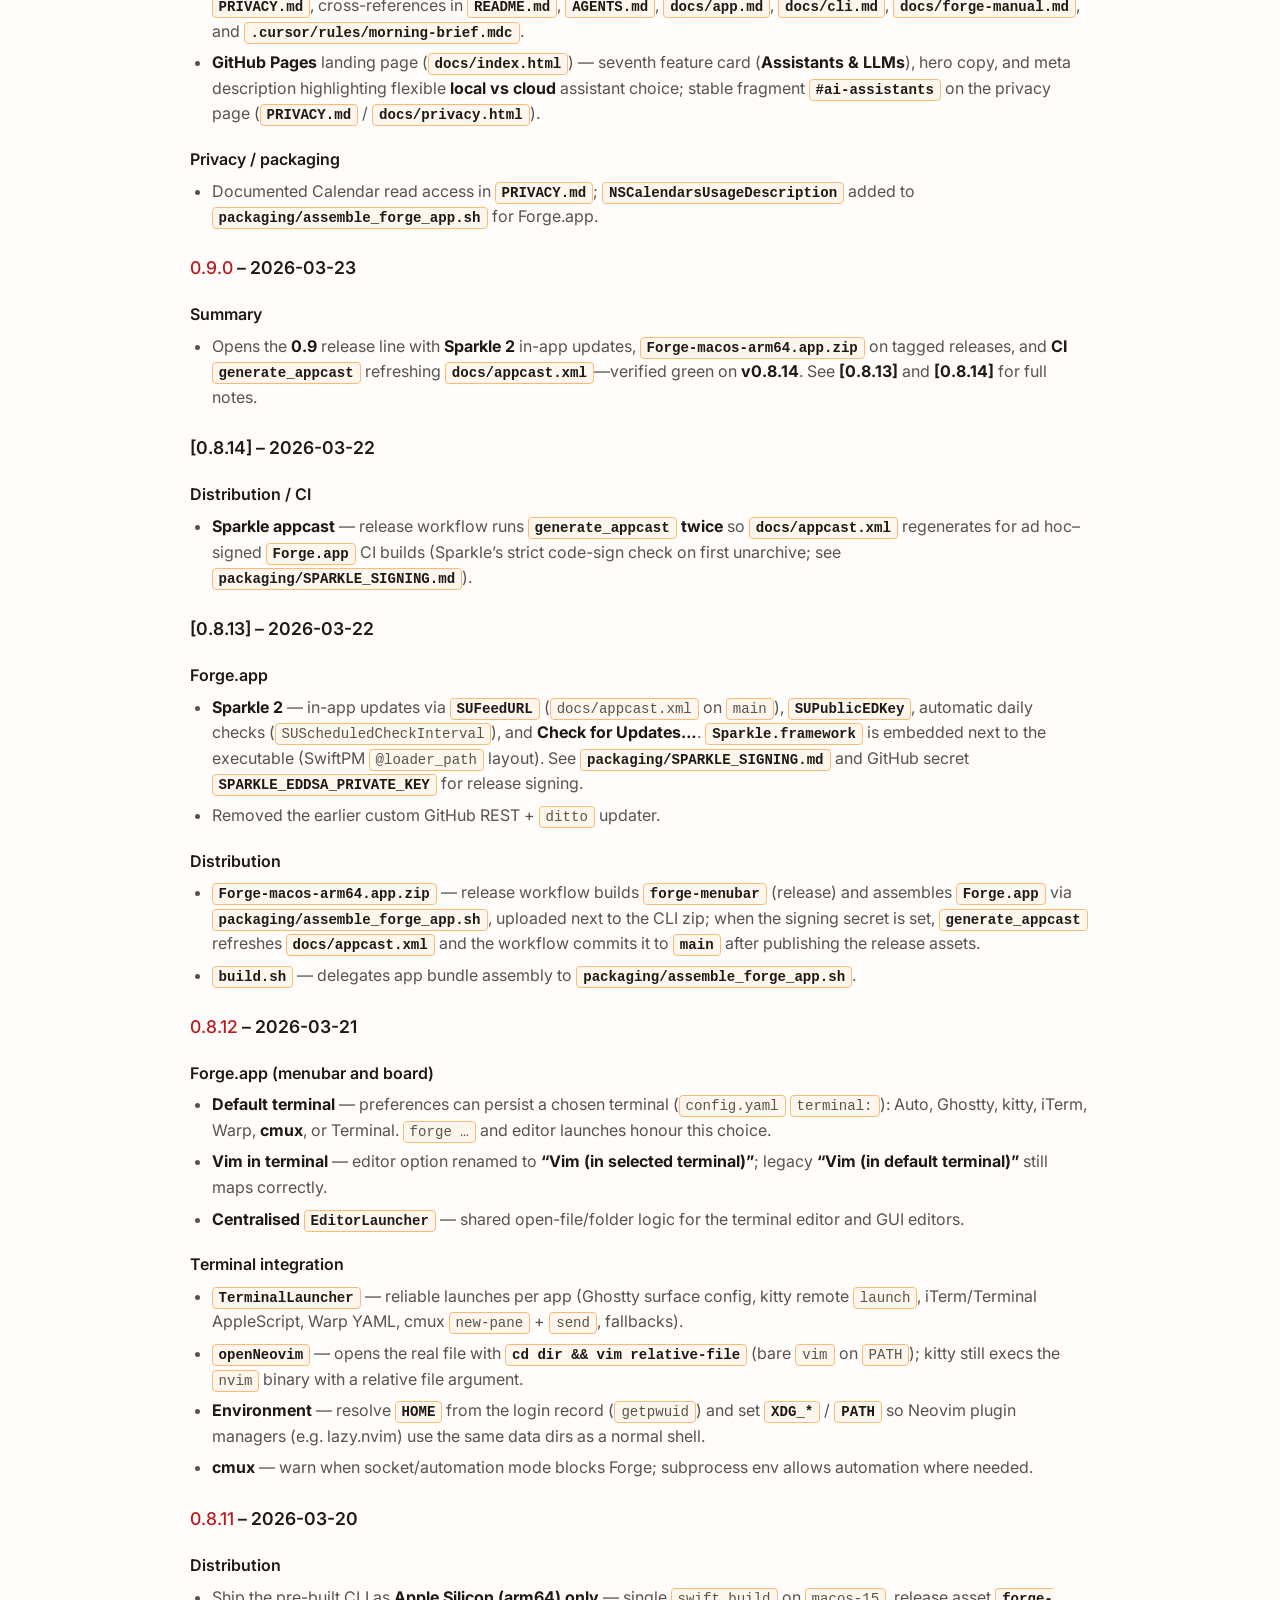
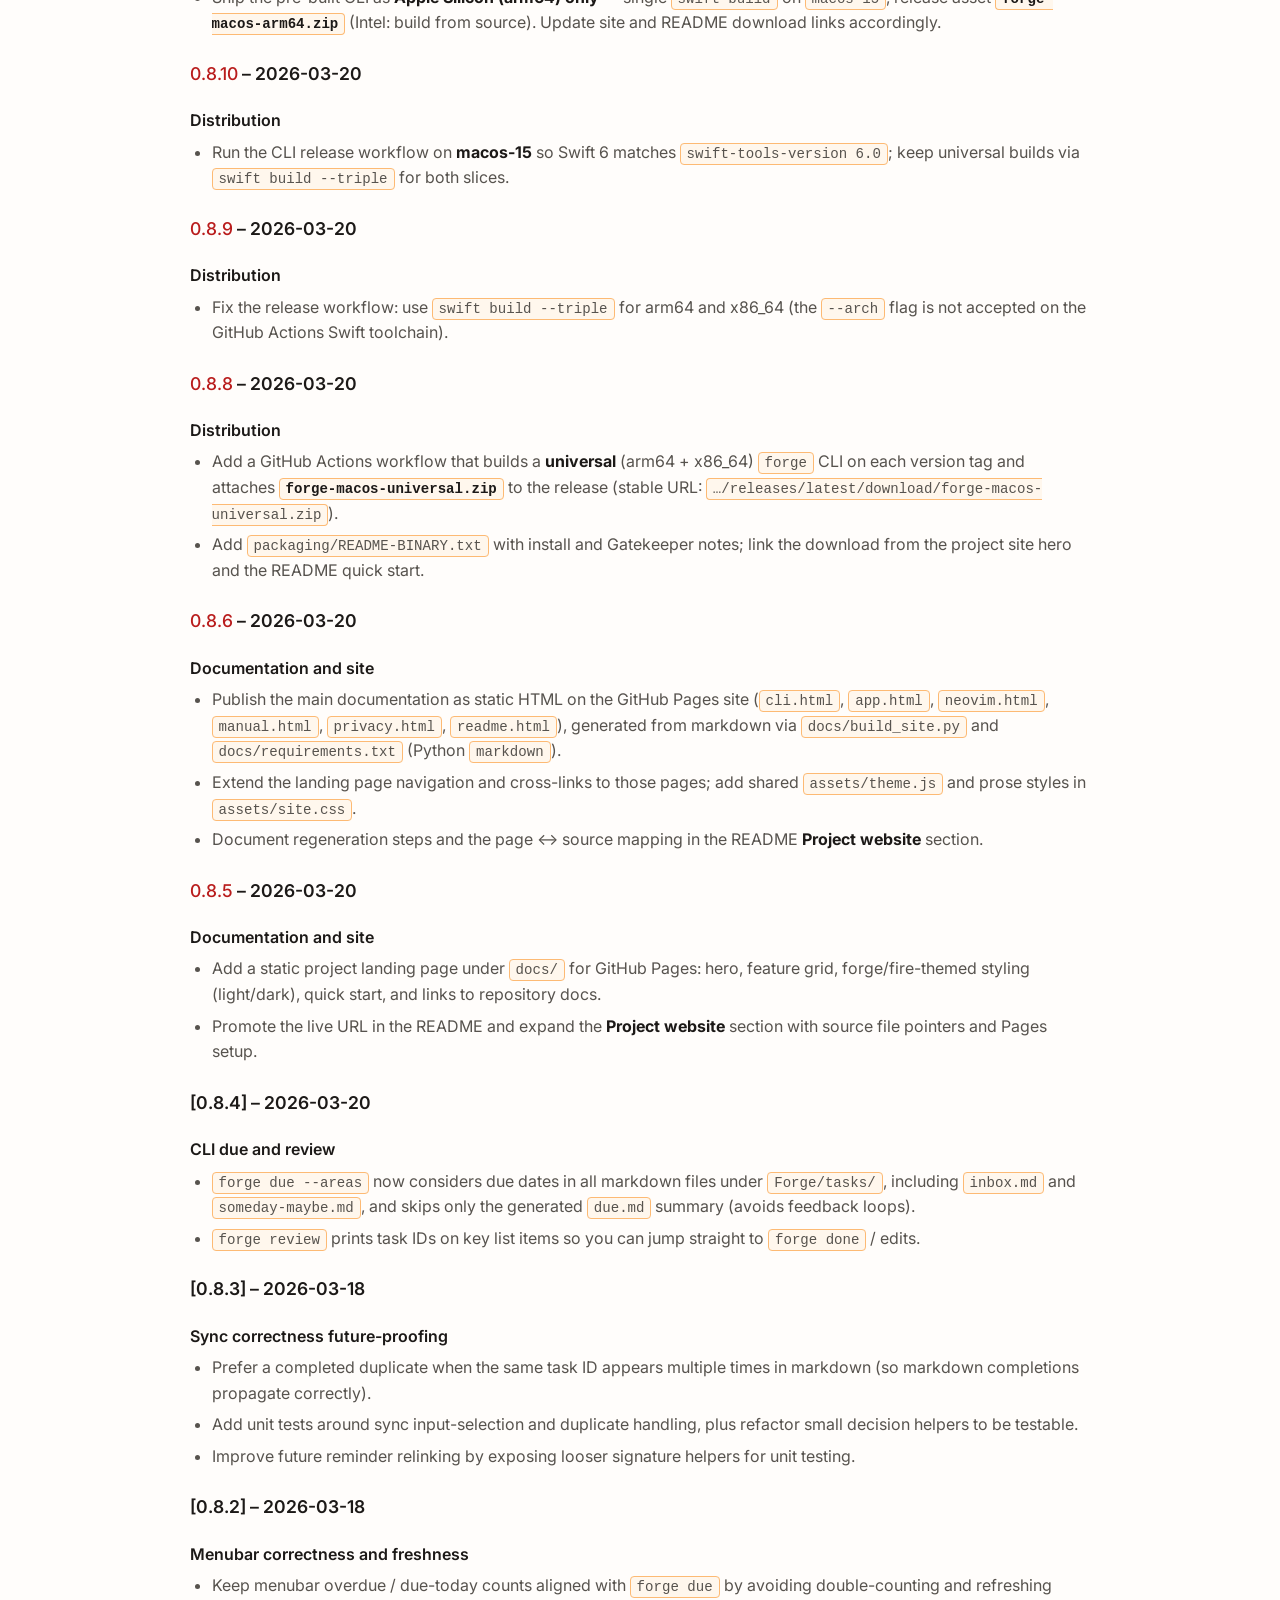
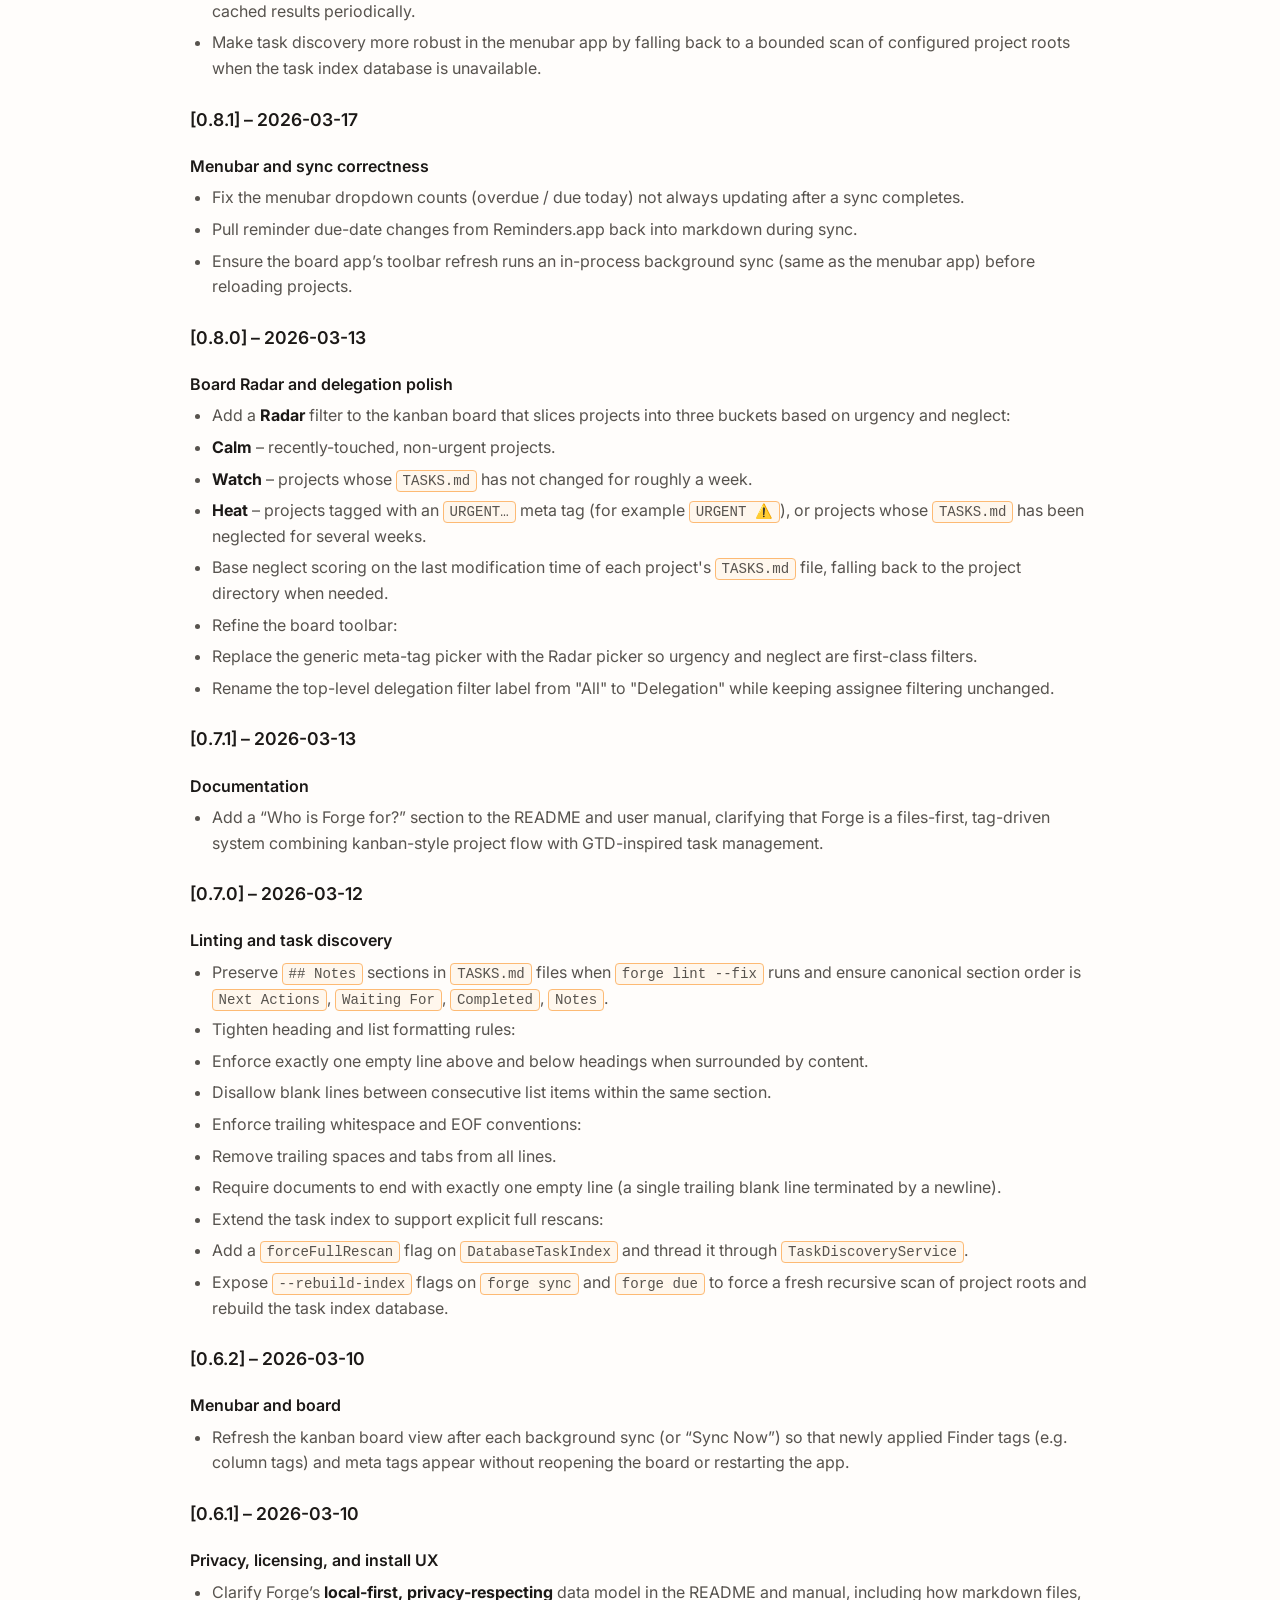
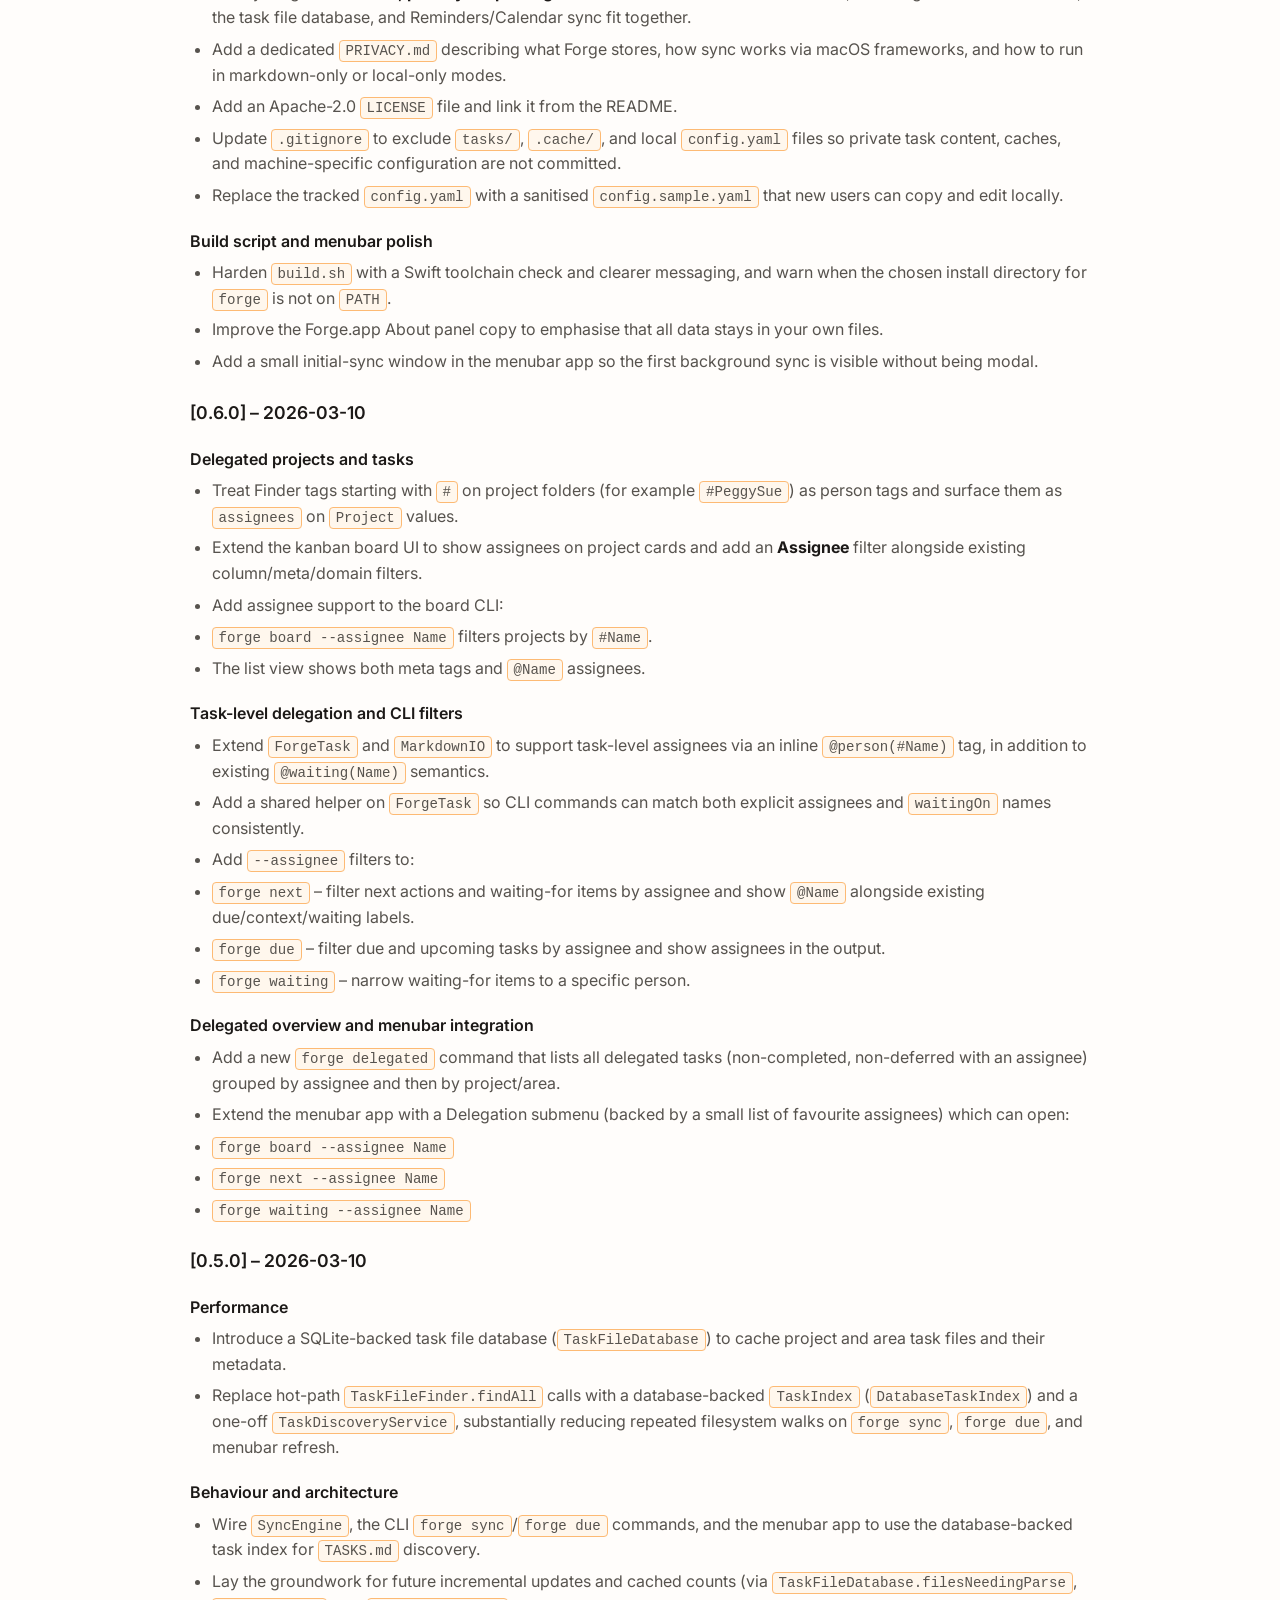
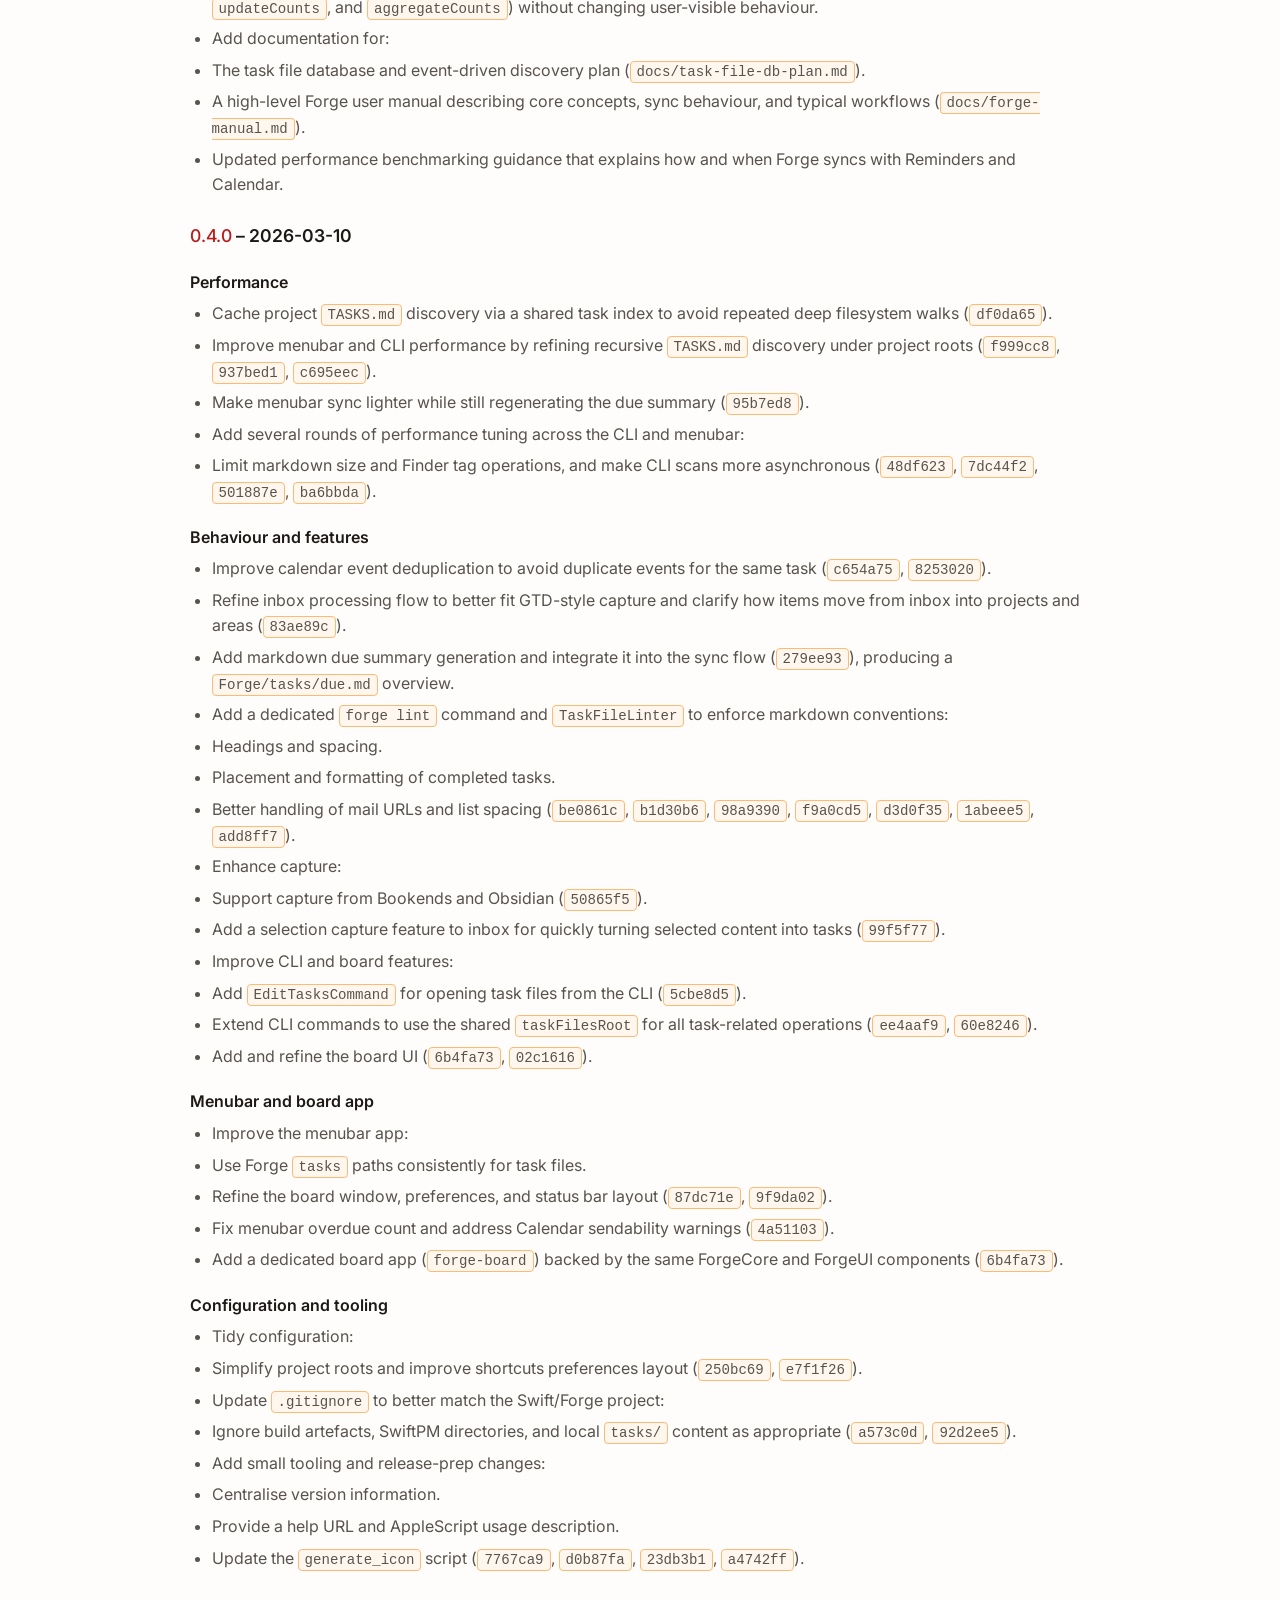
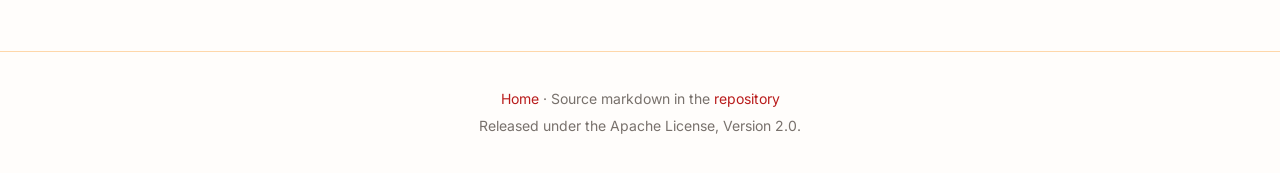
<file: docs/changelog.html>
<!DOCTYPE html>
<html lang="en-GB" dir="ltr">
  <head>
    <meta charset="utf-8" />
    <meta name="viewport" content="width=device-width, initial-scale=1" />
    <title>Changelog · Forge</title>
    <meta name="description" content="Version history and notable changes to Forge." />
    <link rel="icon" type="image/svg+xml" href="favicon.svg" />
    <link rel="preconnect" href="https://fonts.googleapis.com" />
    <link rel="preconnect" href="https://fonts.gstatic.com" crossorigin />
    <link
      href="https://fonts.googleapis.com/css2?family=Inter:wght@400;500;600;700&display=swap"
      rel="stylesheet"
    />
    <link rel="stylesheet" href="assets/site.css?v=4" />
    <script>
      (function () {
        try {
          var stored = localStorage.getItem("forge-theme-appearance");
          var mode =
            stored === "light" || stored === "dark" || stored === "system"
              ? stored
              : "system";
          var root = document.documentElement;
          if (mode === "light") {
            root.classList.add("light");
          } else if (mode === "dark") {
            root.classList.add("dark");
          }
        } catch (err) {
          /* localStorage unavailable — CSS alone follows prefers-color-scheme */
        }
      })();
    </script>

  </head>
  <body>
    <a href="#main" class="visually-hidden">Skip to content</a>
    <header class="site-nav">
      <div class="site-nav__inner">
        <a class="site-nav__brand" href="index.html">Forge</a>
        <nav class="site-nav__links" aria-label="Main navigation">
  <a class="site-nav__link" href="index.html">Home</a>
  <a class="site-nav__link" href="cli.html">CLI</a>
  <a class="site-nav__link" href="app.html">Forge.app</a>
  <a class="site-nav__link" href="hermes.html">Hermes</a>
  <a class="site-nav__link" href="neovim.html">Neovim</a>
  <a class="site-nav__link" href="manual.html">Manual</a>
  <a class="site-nav__link" href="privacy.html">Privacy</a>
  <a class="site-nav__link" href="readme.html">Readme</a>
  <a class="site-nav__link is-active" href="changelog.html">Changelog</a>
  <a class="site-nav__link" href="https://github.com/SimonAB/forge" target="_blank" rel="noopener noreferrer">GitHub</a>
</nav>
        <div class="site-nav__actions">
          <button
            type="button"
            class="theme-toggle"
            id="theme-toggle"
            aria-label="Toggle dark mode"
            title="Toggle theme"
          >
            <span class="theme-toggle__icon theme-toggle__icon--sun" aria-hidden="true">
              <svg viewBox="0 0 24 24" fill="none" stroke="currentColor" stroke-width="2">
                <circle cx="12" cy="12" r="4" />
                <path d="M12 2v2M12 20v2M4.93 4.93l1.41 1.41M17.66 17.66l1.41 1.41M2 12h2M20 12h2M4.93 19.07l1.41-1.41M17.66 6.34l1.41-1.41" />
              </svg>
            </span>
            <span class="theme-toggle__icon theme-toggle__icon--moon" aria-hidden="true" hidden>
              <svg viewBox="0 0 24 24" fill="none" stroke="currentColor" stroke-width="2">
                <path d="M21 12.79A9 9 0 1 1 11.21 3 7 7 0 0 0 21 12.79z" />
              </svg>
            </span>
          </button>
          <a
            class="btn btn--alt"
            href="https://github.com/SimonAB/forge"
            target="_blank"
            rel="noopener noreferrer"
            >View on GitHub</a
          >
        </div>
      </div>
    </header>
    <main id="main" class="doc-page">
      <article class="doc-content">
<h2 id="changelog">Changelog</h2>
<p>All notable changes to this project will be documented in this file.</p>
<p>The format loosely follows <a href="https://keepachangelog.com/en/1.1.0/">Keep a Changelog</a>.</p>
<h3 id="unreleased">Unreleased</h3>
<ul>
<li><strong><code>forge edit</code></strong> — open files or directories in the terminal editor (vim/Neovim) using the same Herdr → tmux → GUI terminal path as board “open in Vim”. NeoVim launcher.app can call it for Finder “Open With”.</li>
<li><strong><code>AGENTS.md</code> / morning brief</strong> — OmniFocus task dates, inbox, completion, notes, and review go through OmniFocus directly (OmniJS / JXA, or Omni Group MCP when available); <code>forge omnifocus</code> remains the Finder join (snapshot, doctor, align, Refresh, column-tag mirroring). Morning GitHub checks cover all owned (non-fork) <code>SimonAB/</code> repos, not only the five primary packages.</li>
</ul>
<h3 id="093-2026-08-12"><a href="https://github.com/SimonAB/forge/releases/tag/v0.9.3">0.9.3</a> – 2026-08-12</h3>
<p>Shipped completion tagging, stronger OmniFocus ↔ Finder Shipped sync, and the
Reminders backend that landed on <code>main</code> after <strong>0.9.2</strong>.</p>
<h4 id="completed-after-shipped">Completed after Shipped</h4>
<ul>
<li><strong><code>Completed ✔️</code></strong> meta tag applied after <code>board.archive_after_shipped_days</code> (default 7).</li>
<li>Ship dates in <code>.cache/shipped-at.json</code>; board <strong>Refresh</strong> and <strong><code>forge archive</code></strong>
  (with <strong><code>--dry-run</code></strong>) apply or preview; Shipped cards show a <strong>complete in Nd</strong> countdown.</li>
<li>Legacy Shipped folders use folder activity age; legacy <strong><code>Archived…</code></strong> tags migrate to Completed.</li>
</ul>
<h4 id="omnifocus-shipped-sync">OmniFocus Shipped sync</h4>
<ul>
<li><strong>Refresh respects leaving Shipped</strong> — after you move out of Shipped (board or Finder),
  Refresh no longer re-forces Shipped until you return there yourself.</li>
<li><strong><code>reopen_of_project_when_leaving_shipped</code></strong> (default true) — board/<code>forge move</code> reopens
  the matching OF project when leaving Shipped.</li>
<li><strong><code>complete_of_project_when_entering_shipped</code></strong> (default true) — entering Shipped marks
  the OF project Done, in addition to column-tag mirroring.</li>
</ul>
<h4 id="reminders-optional-task-backend">Reminders (optional task backend)</h4>
<ul>
<li><strong><code>forge reminders</code></strong> / <code>status</code> / <code>show</code> / <code>refresh</code> / <code>doctor</code> / <code>align</code> /
  <code>paint-colours</code> / <code>paint-priorities</code> via EventKit; one list per Forge folder.</li>
<li>Snapshot <code>.cache/reminders-snapshot.json</code>; Preferences → Reminders; <strong><code>forge board --json</code></strong>
  may include <code>reminders</code> enrichment. Create missing lists with <strong><code>align --apply</code></strong> only.</li>
<li>Board <strong>Refresh</strong> / Preferences <strong>Refresh now</strong> update snapshot, list colours, URGENT
  sentinel priority, and optional sentinel → Finder pull.</li>
</ul>
<h4 id="forgeapp-docs">Forge.app / docs</h4>
<ul>
<li>Saving Preferences no longer closes the board window (config reloads in place).
  <strong>Window → Board</strong> (Cmd+B) or the Dock icon reopens when no windows are visible.</li>
<li>Documentation sweep: folder-first kanban, <strong><code>forge archive</code></strong>, OmniFocus Shipped feedback,
  <strong><code>docs/app.md</code></strong>, <strong><code>docs/kanban.md</code></strong>, <strong><code>docs/omnifocus.md</code></strong>, <strong><code>docs/cli.md</code></strong>.</li>
</ul>
<h3 id="092-2026-08-09"><a href="https://github.com/SimonAB/forge/releases/tag/v0.9.2">0.9.2</a> – 2026-08-09</h3>
<p>First GitHub and Sparkle release since <strong>0.9.0</strong>. Ships Hermes + OmniFocus, the
updated website, and the default Forge-home move.</p>
<h4 id="default-forge-home">Default Forge home</h4>
<ul>
<li>Primary home / <code>config.yaml</code> is <strong><code>~/Documents/Software/Forge</code></strong>. <code>~/Documents/Forge</code> and <code>~/Documents/Work/Projects/Forge</code> remain fallbacks.</li>
<li><strong><code>ForgePaths</code></strong> centralises those candidates for the CLI, Forge.app, and the board.</li>
<li><strong><code>build.sh</code></strong> resets a stale <code>~/.forge-build</code> cache after the directory move.</li>
<li>Helper scripts (<code>forge-refresh.sh</code>, <code>forge-brief--with-full.py</code>, <code>setup-hermes-forge.py</code>) default to the new home.</li>
</ul>
<h4 id="preferences-ci-website">Preferences / CI / website</h4>
<ul>
<li>Preferences window is larger by default (720×560), resizable (min 640×480), and Brief/Workspace panels grow with the window.</li>
<li>CI: <code>WorkspaceScanner</code> tests use an in-memory <code>TagReading</code> store so they no longer depend on Finder xattrs on GitHub runners.</li>
<li>Landing page (<code>docs/index.html</code>) — Hermes in nav and docs list; Forge.app download; OmniFocus feature and component; CLI glance includes <code>status</code> / <code>calendar</code> / <code>omnifocus</code>.</li>
<li>Landing feature cards link to short guides (<code>kanban</code>, <code>folders</code>, <code>finder-tags</code>, <code>cli-and-apps</code>, <code>omnifocus</code>) plus existing Privacy and Hermes pages.</li>
<li><code>docs/build_site.py</code> — rewrite relative markdown links (<code>app.md</code>, <code>../PRIVACY.md</code>, …) to site HTML or GitHub; heading IDs via the markdown <code>toc</code> extension.</li>
</ul>
<h4 id="packaging">Packaging</h4>
<ul>
<li>Drop the explicit <strong>swift-testing</strong> package pin; tests use the toolchain <code>Testing</code> module.</li>
</ul>
<h4 id="hermes-local-llm-privacy-first">Hermes + local LLM (privacy-first)</h4>
<ul>
<li><strong><code>docs/hermes.md</code></strong> — canonical Hermes + Ollama setup guide; Hermes recommended over Pi for kanban assistant work.</li>
<li><strong><code>scripts/setup-hermes-forge.py</code></strong> — idempotent plug-and-play wiring (<code>skills.external_dirs</code>, optional Cursor MCP sample, verification).</li>
<li><strong>Forge.app → Preferences → Hermes</strong> — setup status checks, run setup in Terminal, open guide, copy start command.</li>
<li><strong><code>HermesSetupProbe</code></strong> (ForgeCore) — Ollama/Hermes/forge/skill checks for Preferences and diagnostics.</li>
<li><strong><code>ExecutablePathResolver</code></strong> — GUI apps search Homebrew and user bin prefixes (<code>~/bin</code>, <code>~/.local/bin</code>, …) so Hermes/<code>forge</code> checks match an interactive shell; Terminal launches use the same layout.</li>
<li><strong>Brief tab</strong> — removed unimplemented External agent option; clarified loopback-only privacy for in-app Ollama briefs.</li>
<li>Documentation sweep: <strong><code>PRIVACY.md</code></strong>, <strong><code>AGENTS.md</code></strong>, <strong><code>README.md</code></strong>, <strong><code>docs/app.md</code></strong>, <strong><code>docs/cli.md</code></strong>, <strong><code>docs/forge-manual.md</code></strong>, <strong><code>docs/index.html</code></strong>, <strong><code>.cursor/rules/morning-brief.mdc</code></strong>.</li>
<li>Enhanced brief script hardening (<code>scripts/forge-brief--with-full.py</code>) — surface board/calendar load warnings; tighter calendar↔project matching.</li>
</ul>
<h4 id="omnifocus-bridge-optional">OmniFocus bridge (optional)</h4>
<ul>
<li><strong><code>forge omnifocus</code></strong> — Omni Automation (OmniJS via JXA) bridge: <code>doctor</code>,
  <code>align</code> (dry-run by default; <code>--apply</code> to write), <code>refresh</code> (local snapshot),
  <code>status</code>, <code>show</code>, <code>proposals</code> / <code>apply</code>.</li>
<li><strong><code>tag_matching_of_project</code></strong> — for structure_hint name matches, propose tagging
  the OF project + active tasks with <code>🔥 Forge:&lt;name&gt;</code> (legacy <code>Forge:</code> still
  readable; use
  <code>align --structure-hints-only</code> to preview just those).</li>
<li><strong><code>link_tag_root</code></strong> — defaults to <code>🔥 Forge</code> (matches Finder <code>project_tag</code>);
  <code>legacy_link_tag_roots</code> keeps older <code>Forge</code> tags readable.</li>
<li><strong><code>column_tag_root</code></strong> — nested fallback (<code>KanbanStatus</code>; legacy <code>ForgeColumn</code> still readable).</li>
<li><strong><code>flat_column_tags</code></strong> (default true) + <strong><code>column_tag_aliases</code></strong> — use existing OF status
  tags (e.g. <code>Write ✒️</code>, <code>Watch 🚧</code>) as the sole column markers; nested <code>KanbanStatus/…</code>
  is read for migration only. <code>column_tag_alias_reads</code> keeps old names readable.
  <code>align --aliases-only</code> proposes missing flat tags / strip nested duplicates.</li>
<li><strong><code>align --column-only</code></strong> — propose only kanban-status / Finder column drift fixes.</li>
<li><strong>Forge.app Preferences → OmniFocus</strong> — optional toggles for <code>omnifocus.enabled</code> and
  <code>sync_on_move</code> (writes <code>config.yaml</code>; board reloads so the setting takes effect).</li>
<li><strong><code>sync_on_move</code></strong> — gated per-project (ambiguous links only), not board-wide <code>forge_only</code>;
  refreshes the local snapshot after a successful mirror. Column writes batch into one
  OmniJS call and resolve tasks via <code>Task.byIdentifier</code> when IDs are known.
  Board / menubar moves and Refresh now call the same OmniFocus mirror (previously CLI-only).</li>
<li><strong><code>sync_from_omnifocus</code></strong> (default true) — board <strong>Refresh</strong> pulls OF columns onto Finder;
  <code>forge omnifocus refresh --apply-finder</code> does the same from CLI.</li>
<li><strong><code>sync_completed_project_to_shipped</code></strong> (default true) — when an OF <em>project</em> is Done/Dropped,
  Refresh moves the matching Finder folder to Shipped.</li>
<li><strong>Multi-tag OF tasks</strong> — default resolve keeps Finder’s column when it is among them,
  otherwise the furthest main-flow column. <strong>Refresh pull</strong> prefers a stacked tag that
  <em>differs</em> from Finder (e.g. Watch added while Review remains), then strips OF extras
  to that column. Refresh no longer pushes stale Finder columns onto OmniFocus.</li>
<li><strong>Menubar OmniFocus Align…</strong> — preview-first sheet; Apply confirms writes.</li>
<li><strong>Align ignore list</strong> — <code>.cache/omnifocus-align-ignore.json</code> for OF-only noise.</li>
<li><strong>Alignment gate</strong> — <code>sync_on_move</code> skips OF writes while doctor reports drift
  unless <code>allow_sync_with_drift</code> or <code>forge move --force</code>.</li>
<li><strong>Board JSON</strong> — optional per-project <code>omnifocus</code> enrichment from the snapshot cache.</li>
<li><strong>Plug-in</strong> — <code>packaging/omnifocus/</code> Automation menu helper.</li>
</ul>
<blockquote>
<p><strong>Current product:</strong> Finder-tag kanban (<code>forge</code> CLI, Forge.app, optional Calendar read,
optional Ollama Brief, optional OmniFocus bridge). Older changelog entries that mention Reminders, <code>forge sync</code>,
or <code>TASKS.md</code> indexing describe historical behaviour.</p>
</blockquote>
<h4 id="quality-ci">Quality / CI</h4>
<ul>
<li><strong><code>swift test</code></strong> — CLI installer helpers moved into <strong>ForgeCore</strong> so tests no longer
  link Sparkle via <code>forge-menubar</code> (fixes test-bundle load failures).</li>
<li><strong>CI</strong> — <code>.github/workflows/ci.yml</code> runs <code>swift build</code>, <code>swift test</code>, and
  <code>python3 -m py_compile scripts/forge-brief.py</code> on PRs and <code>main</code>.</li>
</ul>
<h4 id="cli">CLI</h4>
<ul>
<li><strong><code>forge move --strict</code></strong> — optional workflow guards (one-column steps; Shipped stays
  Shipped; Paused as side column). Default move remains permissive.</li>
<li><strong>URGENT detection</strong> — <code>forge status</code> / menubar badge use URGENT-prefixed meta tags
  (aligned with Radar), not a single hardcoded string.</li>
</ul>
<h4 id="documentation-privacy">Documentation / privacy</h4>
<ul>
<li><strong>PRIVACY.md</strong> — documents Sparkle updates, Brief→Ollama egress, and <code>calendar.include</code>.</li>
<li><strong>docs/cli.md</strong> / <strong>docs/app.md</strong> — <code>forge init</code>, <code>scripts/forge-brief.py</code>, Brief prefs,
  External agent stub.</li>
<li><strong>templates/omnifocus</strong> — clarified as optional assistant tooling (no fictional CLI flags).</li>
</ul>
<h4 id="scripts">Scripts</h4>
<ul>
<li><strong><code>forge-brief.py</code></strong> — <code>--calendar-calendars</code> defaults to empty (all calendars).</li>
<li><strong><code>build.sh</code></strong> — <code>--no-clean</code> and <code>--no-launch-agent</code> for a faster local loop.</li>
</ul>
<h4 id="forgeapp-packaging">Forge.app / packaging</h4>
<ul>
<li><strong>Bundled CLI</strong> — <code>Forge.app</code> now includes the <code>forge</code> binary at <code>Contents/Resources/bin/forge</code>.
  Use <strong>Forge → Preferences… → Install CLI…</strong> to put it on your <code>$PATH</code> (to <code>~/bin</code> or <code>/usr/local/bin</code>).</li>
<li><strong>Maintainer tooling</strong> — <code>packaging/package_forge_app.sh</code> assembles, Developer ID-signs, and optionally notarises the app zip.</li>
<li><strong>Privacy</strong> — removed the outdated <code>NSRemindersUsageDescription</code> from the generated app <code>Info.plist</code>.</li>
</ul>
<h4 id="cli-prior-unreleased">CLI (prior unreleased)</h4>
<ul>
<li><strong><code>project_scan_depth</code></strong> — optional <code>config.yaml</code> setting (default <code>1</code>) controlling how many folder levels under each <code>project_root</code> Forge scans for tagged projects. Use <code>2</code> to discover projects inside untagged grouping folders (for example <code>Projects/MyGroup/VHP2_manuscript</code>). Tagged folders are not scanned further. Preferences saves preserve this value.</li>
<li><strong><code>forge board --json</code></strong> — machine-readable kanban: <code>board.columns</code>, <code>meta_tags</code>, <code>tag_aliases</code>, and per-project column, tags, assignees, plus <strong>Radar</strong> fields (<code>radarBucket</code>, <code>daysSinceActivity</code>, <code>activityModificationDate</code>, <code>activitySource</code>) aligned with the board UI. <strong><code>KanbanRadar</code></strong> in ForgeCore centralises Radar logic (also used by <strong><code>forge-menubar</code> / <code>ForgeUI</code></strong>).</li>
<li><strong><code>forge project-tag</code></strong> — <code>add</code>, <code>remove</code>, and <code>list</code> for <strong>meta</strong> and <strong><code>#Person</code></strong> Finder tags on project directories (<code>ProjectFolderTagPolicy</code> validates against <code>board.meta_tags</code>; workflow column tags use <strong><code>forge move</code></strong> only).</li>
<li><strong><code>forge calendar</code></strong> / <strong><code>forge events</code></strong> — read-only listing of <strong>Apple Calendar</strong> events (EventKit); default window <strong>next 7 days</strong> (<code>ForgeCalendarDefaults.horizonDays</code>), with <code>--days</code>, <code>--start</code> (YYYY-MM-DD), and <code>--json</code>.</li>
</ul>
<h4 id="documentation-prior-unreleased">Documentation (prior unreleased)</h4>
<ul>
<li><strong>Assistant operating manual</strong> — expanded <strong><code>AGENTS.md</code></strong> (OmniFocus AppleScript, kanban lifecycle, CLI reference); Cursor rules <strong><code>.cursor/rules/forge-cli.mdc</code></strong>, <strong><code>forge-workflows.mdc</code></strong>, <strong><code>task-gtd.mdc</code></strong>; Hermes skill <strong><code>.hermes/skills/forge-board/SKILL.md</code></strong>; <strong><code>PROJECT_TEMPLATE.md</code></strong> for new project READMEs.</li>
<li>Recommended <strong>Ollama with Pi</strong> for privacy-conscious LLM-assisted workflows; setup
  summary and links in <strong><code>PRIVACY.md</code></strong>, cross-references in <strong><code>README.md</code></strong>,
  <strong><code>AGENTS.md</code></strong>, <strong><code>docs/app.md</code></strong>, <strong><code>docs/cli.md</code></strong>, <strong><code>docs/forge-manual.md</code></strong>, and
  <strong><code>.cursor/rules/morning-brief.mdc</code></strong>.</li>
<li><strong>GitHub Pages</strong> landing page (<strong><code>docs/index.html</code></strong>) — seventh feature card (<strong>Assistants &amp; LLMs</strong>), hero copy, and meta description highlighting flexible <strong>local vs cloud</strong> assistant choice; stable fragment <strong><code>#ai-assistants</code></strong> on the privacy page (<strong><code>PRIVACY.md</code></strong> / <strong><code>docs/privacy.html</code></strong>).</li>
</ul>
<h4 id="privacy-packaging">Privacy / packaging</h4>
<ul>
<li>Documented Calendar read access in <strong><code>PRIVACY.md</code></strong>; <strong><code>NSCalendarsUsageDescription</code></strong> added to <strong><code>packaging/assemble_forge_app.sh</code></strong> for Forge.app.</li>
</ul>
<h3 id="090-2026-03-23"><a href="https://github.com/SimonAB/forge/releases/tag/v0.9.0">0.9.0</a> – 2026-03-23</h3>
<h4 id="summary">Summary</h4>
<ul>
<li>Opens the <strong>0.9</strong> release line with <strong>Sparkle 2</strong> in-app updates, <strong><code>Forge-macos-arm64.app.zip</code></strong> on tagged releases, and <strong>CI <code>generate_appcast</code></strong> refreshing <strong><code>docs/appcast.xml</code></strong>—verified green on <strong>v0.8.14</strong>. See <strong>[0.8.13]</strong> and <strong>[0.8.14]</strong> for full notes.</li>
</ul>
<h3 id="0814-2026-03-22">[0.8.14] – 2026-03-22</h3>
<h4 id="distribution-ci">Distribution / CI</h4>
<ul>
<li><strong>Sparkle appcast</strong> — release workflow runs <strong><code>generate_appcast</code> twice</strong> so <strong><code>docs/appcast.xml</code></strong> regenerates for ad hoc–signed <strong><code>Forge.app</code></strong> CI builds (Sparkle’s strict code-sign check on first unarchive; see <strong><code>packaging/SPARKLE_SIGNING.md</code></strong>).</li>
</ul>
<h3 id="0813-2026-03-22">[0.8.13] – 2026-03-22</h3>
<h4 id="forgeapp">Forge.app</h4>
<ul>
<li><strong>Sparkle 2</strong> — in-app updates via <strong><code>SUFeedURL</code></strong> (<code>docs/appcast.xml</code> on <code>main</code>), <strong><code>SUPublicEDKey</code></strong>, automatic daily checks (<code>SUScheduledCheckInterval</code>), and <strong>Check for Updates…</strong>. <strong><code>Sparkle.framework</code></strong> is embedded next to the executable (SwiftPM <code>@loader_path</code> layout). See <strong><code>packaging/SPARKLE_SIGNING.md</code></strong> and GitHub secret <strong><code>SPARKLE_EDDSA_PRIVATE_KEY</code></strong> for release signing.</li>
<li>Removed the earlier custom GitHub REST + <code>ditto</code> updater.</li>
</ul>
<h4 id="distribution">Distribution</h4>
<ul>
<li><strong><code>Forge-macos-arm64.app.zip</code></strong> — release workflow builds <strong><code>forge-menubar</code></strong> (release) and assembles <strong><code>Forge.app</code></strong> via <strong><code>packaging/assemble_forge_app.sh</code></strong>, uploaded next to the CLI zip; when the signing secret is set, <strong><code>generate_appcast</code></strong> refreshes <strong><code>docs/appcast.xml</code></strong> and the workflow commits it to <strong><code>main</code></strong> after publishing the release assets.</li>
<li><strong><code>build.sh</code></strong> — delegates app bundle assembly to <strong><code>packaging/assemble_forge_app.sh</code></strong>.</li>
</ul>
<h3 id="0812-2026-03-21"><a href="https://github.com/SimonAB/forge/releases/tag/v0.8.12">0.8.12</a> – 2026-03-21</h3>
<h4 id="forgeapp-menubar-and-board">Forge.app (menubar and board)</h4>
<ul>
<li><strong>Default terminal</strong> — preferences can persist a chosen terminal (<code>config.yaml</code> <code>terminal:</code>): Auto, Ghostty, kitty, iTerm, Warp, <strong>cmux</strong>, or Terminal. <code>forge …</code> and editor launches honour this choice.</li>
<li><strong>Vim in terminal</strong> — editor option renamed to <strong>“Vim (in selected terminal)”</strong>; legacy <strong>“Vim (in default terminal)”</strong> still maps correctly.</li>
<li><strong>Centralised <code>EditorLauncher</code></strong> — shared open-file/folder logic for the terminal editor and GUI editors.</li>
</ul>
<h4 id="terminal-integration">Terminal integration</h4>
<ul>
<li><strong><code>TerminalLauncher</code></strong> — reliable launches per app (Ghostty surface config, kitty remote <code>launch</code>, iTerm/Terminal AppleScript, Warp YAML, cmux <code>new-pane</code> + <code>send</code>, fallbacks).</li>
<li><strong><code>openNeovim</code></strong> — opens the real file with <strong><code>cd dir &amp;&amp; vim relative-file</code></strong> (bare <code>vim</code> on <code>PATH</code>); kitty still execs the <code>nvim</code> binary with a relative file argument.</li>
<li><strong>Environment</strong> — resolve <strong><code>HOME</code></strong> from the login record (<code>getpwuid</code>) and set <strong><code>XDG_*</code></strong> / <strong><code>PATH</code></strong> so Neovim plugin managers (e.g. lazy.nvim) use the same data dirs as a normal shell.</li>
<li><strong>cmux</strong> — warn when socket/automation mode blocks Forge; subprocess env allows automation where needed.</li>
</ul>
<h3 id="0811-2026-03-20"><a href="https://github.com/SimonAB/forge/releases/tag/v0.8.11">0.8.11</a> – 2026-03-20</h3>
<h4 id="distribution_1">Distribution</h4>
<ul>
<li>Ship the pre-built CLI as <strong>Apple Silicon (arm64) only</strong> — single <code>swift build</code> on <code>macos-15</code>, release asset <strong><code>forge-macos-arm64.zip</code></strong> (Intel: build from source). Update site and README download links accordingly.</li>
</ul>
<h3 id="0810-2026-03-20"><a href="https://github.com/SimonAB/forge/releases/tag/v0.8.10">0.8.10</a> – 2026-03-20</h3>
<h4 id="distribution_2">Distribution</h4>
<ul>
<li>Run the CLI release workflow on <strong>macos-15</strong> so Swift 6 matches <code>swift-tools-version 6.0</code>; keep universal builds via <code>swift build --triple</code> for both slices.</li>
</ul>
<h3 id="089-2026-03-20"><a href="https://github.com/SimonAB/forge/releases/tag/v0.8.9">0.8.9</a> – 2026-03-20</h3>
<h4 id="distribution_3">Distribution</h4>
<ul>
<li>Fix the release workflow: use <code>swift build --triple</code> for arm64 and x86_64 (the <code>--arch</code> flag is not accepted on the GitHub Actions Swift toolchain).</li>
</ul>
<h3 id="088-2026-03-20"><a href="https://github.com/SimonAB/forge/releases/tag/v0.8.8">0.8.8</a> – 2026-03-20</h3>
<h4 id="distribution_4">Distribution</h4>
<ul>
<li>Add a GitHub Actions workflow that builds a <strong>universal</strong> (arm64 + x86_64) <code>forge</code> CLI on each version tag and attaches <strong><code>forge-macos-universal.zip</code></strong> to the release (stable URL: <code>…/releases/latest/download/forge-macos-universal.zip</code>).</li>
<li>Add <code>packaging/README-BINARY.txt</code> with install and Gatekeeper notes; link the download from the project site hero and the README quick start.</li>
</ul>
<h3 id="086-2026-03-20"><a href="https://github.com/SimonAB/forge/releases/tag/v0.8.6">0.8.6</a> – 2026-03-20</h3>
<h4 id="documentation-and-site">Documentation and site</h4>
<ul>
<li>Publish the main documentation as static HTML on the GitHub Pages site (<code>cli.html</code>, <code>app.html</code>, <code>neovim.html</code>, <code>manual.html</code>, <code>privacy.html</code>, <code>readme.html</code>), generated from markdown via <code>docs/build_site.py</code> and <code>docs/requirements.txt</code> (Python <code>markdown</code>).</li>
<li>Extend the landing page navigation and cross-links to those pages; add shared <code>assets/theme.js</code> and prose styles in <code>assets/site.css</code>.</li>
<li>Document regeneration steps and the page ↔ source mapping in the README <strong>Project website</strong> section.</li>
</ul>
<h3 id="085-2026-03-20"><a href="https://github.com/SimonAB/forge/releases/tag/v0.8.5">0.8.5</a> – 2026-03-20</h3>
<h4 id="documentation-and-site_1">Documentation and site</h4>
<ul>
<li>Add a static project landing page under <code>docs/</code> for GitHub Pages: hero, feature grid, forge/fire-themed styling (light/dark), quick start, and links to repository docs.</li>
<li>Promote the live URL in the README and expand the <strong>Project website</strong> section with source file pointers and Pages setup.</li>
</ul>
<h3 id="084-2026-03-20">[0.8.4] – 2026-03-20</h3>
<h4 id="cli-due-and-review">CLI due and review</h4>
<ul>
<li><code>forge due --areas</code> now considers due dates in all markdown files under <code>Forge/tasks/</code>, including <code>inbox.md</code> and <code>someday-maybe.md</code>, and skips only the generated <code>due.md</code> summary (avoids feedback loops).</li>
<li><code>forge review</code> prints task IDs on key list items so you can jump straight to <code>forge done</code> / edits.</li>
</ul>
<h3 id="083-2026-03-18">[0.8.3] – 2026-03-18</h3>
<h4 id="sync-correctness-future-proofing">Sync correctness future-proofing</h4>
<ul>
<li>Prefer a completed duplicate when the same task ID appears multiple times in markdown (so markdown completions propagate correctly).</li>
<li>Add unit tests around sync input-selection and duplicate handling, plus refactor small decision helpers to be testable.</li>
<li>Improve future reminder relinking by exposing looser signature helpers for unit testing.</li>
</ul>
<h3 id="082-2026-03-18">[0.8.2] – 2026-03-18</h3>
<h4 id="menubar-correctness-and-freshness">Menubar correctness and freshness</h4>
<ul>
<li>Keep menubar overdue / due-today counts aligned with <code>forge due</code> by avoiding double-counting and refreshing cached results periodically.</li>
<li>Make task discovery more robust in the menubar app by falling back to a bounded scan of configured project roots when the task index database is unavailable.</li>
</ul>
<h3 id="081-2026-03-17">[0.8.1] – 2026-03-17</h3>
<h4 id="menubar-and-sync-correctness">Menubar and sync correctness</h4>
<ul>
<li>Fix the menubar dropdown counts (overdue / due today) not always updating after a sync completes.</li>
<li>Pull reminder due-date changes from Reminders.app back into markdown during sync.</li>
<li>Ensure the board app’s toolbar refresh runs an in-process background sync (same as the menubar app) before reloading projects.</li>
</ul>
<h3 id="080-2026-03-13">[0.8.0] – 2026-03-13</h3>
<h4 id="board-radar-and-delegation-polish">Board Radar and delegation polish</h4>
<ul>
<li>Add a <strong>Radar</strong> filter to the kanban board that slices projects into three buckets based on urgency and neglect:</li>
<li><strong>Calm</strong> – recently-touched, non-urgent projects.</li>
<li><strong>Watch</strong> – projects whose <code>TASKS.md</code> has not changed for roughly a week.</li>
<li><strong>Heat</strong> – projects tagged with an <code>URGENT…</code> meta tag (for example <code>URGENT ⚠️</code>), or projects whose <code>TASKS.md</code> has been neglected for several weeks.</li>
<li>Base neglect scoring on the last modification time of each project's <code>TASKS.md</code> file, falling back to the project directory when needed.</li>
<li>Refine the board toolbar:</li>
<li>Replace the generic meta-tag picker with the Radar picker so urgency and neglect are first-class filters.</li>
<li>Rename the top-level delegation filter label from "All" to "Delegation" while keeping assignee filtering unchanged.</li>
</ul>
<h3 id="071-2026-03-13">[0.7.1] – 2026-03-13</h3>
<h4 id="documentation">Documentation</h4>
<ul>
<li>Add a “Who is Forge for?” section to the README and user manual, clarifying that Forge is a files-first, tag-driven system combining kanban-style project flow with GTD-inspired task management.</li>
</ul>
<h3 id="070-2026-03-12">[0.7.0] – 2026-03-12</h3>
<h4 id="linting-and-task-discovery">Linting and task discovery</h4>
<ul>
<li>Preserve <code>## Notes</code> sections in <code>TASKS.md</code> files when <code>forge lint --fix</code> runs and ensure canonical section order is <code>Next Actions</code>, <code>Waiting For</code>, <code>Completed</code>, <code>Notes</code>.</li>
<li>Tighten heading and list formatting rules:</li>
<li>Enforce exactly one empty line above and below headings when surrounded by content.</li>
<li>Disallow blank lines between consecutive list items within the same section.</li>
<li>Enforce trailing whitespace and EOF conventions:</li>
<li>Remove trailing spaces and tabs from all lines.</li>
<li>Require documents to end with exactly one empty line (a single trailing blank line terminated by a newline).</li>
<li>Extend the task index to support explicit full rescans:</li>
<li>Add a <code>forceFullRescan</code> flag on <code>DatabaseTaskIndex</code> and thread it through <code>TaskDiscoveryService</code>.</li>
<li>Expose <code>--rebuild-index</code> flags on <code>forge sync</code> and <code>forge due</code> to force a fresh recursive scan of project roots and rebuild the task index database.</li>
</ul>
<h3 id="062-2026-03-10">[0.6.2] – 2026-03-10</h3>
<h4 id="menubar-and-board">Menubar and board</h4>
<ul>
<li>Refresh the kanban board view after each background sync (or “Sync Now”) so that newly applied Finder tags (e.g. column tags) and meta tags appear without reopening the board or restarting the app.</li>
</ul>
<h3 id="061-2026-03-10">[0.6.1] – 2026-03-10</h3>
<h4 id="privacy-licensing-and-install-ux">Privacy, licensing, and install UX</h4>
<ul>
<li>Clarify Forge’s <strong>local-first, privacy-respecting</strong> data model in the README and manual, including how markdown files, the task file database, and Reminders/Calendar sync fit together.</li>
<li>Add a dedicated <code>PRIVACY.md</code> describing what Forge stores, how sync works via macOS frameworks, and how to run in markdown-only or local-only modes.</li>
<li>Add an Apache-2.0 <code>LICENSE</code> file and link it from the README.</li>
<li>Update <code>.gitignore</code> to exclude <code>tasks/</code>, <code>.cache/</code>, and local <code>config.yaml</code> files so private task content, caches, and machine-specific configuration are not committed.</li>
<li>Replace the tracked <code>config.yaml</code> with a sanitised <code>config.sample.yaml</code> that new users can copy and edit locally.</li>
</ul>
<h4 id="build-script-and-menubar-polish">Build script and menubar polish</h4>
<ul>
<li>Harden <code>build.sh</code> with a Swift toolchain check and clearer messaging, and warn when the chosen install directory for <code>forge</code> is not on <code>PATH</code>.</li>
<li>Improve the Forge.app About panel copy to emphasise that all data stays in your own files.</li>
<li>Add a small initial-sync window in the menubar app so the first background sync is visible without being modal.</li>
</ul>
<h3 id="060-2026-03-10">[0.6.0] – 2026-03-10</h3>
<h4 id="delegated-projects-and-tasks">Delegated projects and tasks</h4>
<ul>
<li>Treat Finder tags starting with <code>#</code> on project folders (for example <code>#PeggySue</code>) as person tags and surface them as <code>assignees</code> on <code>Project</code> values.</li>
<li>Extend the kanban board UI to show assignees on project cards and add an <strong>Assignee</strong> filter alongside existing column/meta/domain filters.</li>
<li>Add assignee support to the board CLI:</li>
<li><code>forge board --assignee Name</code> filters projects by <code>#Name</code>.</li>
<li>The list view shows both meta tags and <code>@Name</code> assignees.</li>
</ul>
<h4 id="task-level-delegation-and-cli-filters">Task-level delegation and CLI filters</h4>
<ul>
<li>Extend <code>ForgeTask</code> and <code>MarkdownIO</code> to support task-level assignees via an inline <code>@person(#Name)</code> tag, in addition to existing <code>@waiting(Name)</code> semantics.</li>
<li>Add a shared helper on <code>ForgeTask</code> so CLI commands can match both explicit assignees and <code>waitingOn</code> names consistently.</li>
<li>Add <code>--assignee</code> filters to:</li>
<li><code>forge next</code> – filter next actions and waiting-for items by assignee and show <code>@Name</code> alongside existing due/context/waiting labels.</li>
<li><code>forge due</code> – filter due and upcoming tasks by assignee and show assignees in the output.</li>
<li><code>forge waiting</code> – narrow waiting-for items to a specific person.</li>
</ul>
<h4 id="delegated-overview-and-menubar-integration">Delegated overview and menubar integration</h4>
<ul>
<li>Add a new <code>forge delegated</code> command that lists all delegated tasks (non-completed, non-deferred with an assignee) grouped by assignee and then by project/area.</li>
<li>Extend the menubar app with a Delegation submenu (backed by a small list of favourite assignees) which can open:</li>
<li><code>forge board --assignee Name</code></li>
<li><code>forge next --assignee Name</code></li>
<li><code>forge waiting --assignee Name</code></li>
</ul>
<h3 id="050-2026-03-10">[0.5.0] – 2026-03-10</h3>
<h4 id="performance">Performance</h4>
<ul>
<li>Introduce a SQLite-backed task file database (<code>TaskFileDatabase</code>) to cache project and area task files and their metadata.</li>
<li>Replace hot-path <code>TaskFileFinder.findAll</code> calls with a database-backed <code>TaskIndex</code> (<code>DatabaseTaskIndex</code>) and a one-off <code>TaskDiscoveryService</code>, substantially reducing repeated filesystem walks on <code>forge sync</code>, <code>forge due</code>, and menubar refresh.</li>
</ul>
<h4 id="behaviour-and-architecture">Behaviour and architecture</h4>
<ul>
<li>Wire <code>SyncEngine</code>, the CLI <code>forge sync</code>/<code>forge due</code> commands, and the menubar app to use the database-backed task index for <code>TASKS.md</code> discovery.</li>
<li>Lay the groundwork for future incremental updates and cached counts (via <code>TaskFileDatabase.filesNeedingParse</code>, <code>updateCounts</code>, and <code>aggregateCounts</code>) without changing user-visible behaviour.</li>
<li>Add documentation for:</li>
<li>The task file database and event-driven discovery plan (<code>docs/task-file-db-plan.md</code>).</li>
<li>A high-level Forge user manual describing core concepts, sync behaviour, and typical workflows (<code>docs/forge-manual.md</code>).</li>
<li>Updated performance benchmarking guidance that explains how and when Forge syncs with Reminders and Calendar.</li>
</ul>
<h3 id="040-2026-03-10"><a href="https://github.com/your-org/forge/releases/tag/v0.4.0">0.4.0</a> – 2026-03-10</h3>
<h4 id="performance_1">Performance</h4>
<ul>
<li>Cache project <code>TASKS.md</code> discovery via a shared task index to avoid repeated deep filesystem walks (<code>df0da65</code>).</li>
<li>Improve menubar and CLI performance by refining recursive <code>TASKS.md</code> discovery under project roots (<code>f999cc8</code>, <code>937bed1</code>, <code>c695eec</code>).</li>
<li>Make menubar sync lighter while still regenerating the due summary (<code>95b7ed8</code>).</li>
<li>Add several rounds of performance tuning across the CLI and menubar:</li>
<li>Limit markdown size and Finder tag operations, and make CLI scans more asynchronous (<code>48df623</code>, <code>7dc44f2</code>, <code>501887e</code>, <code>ba6bbda</code>).</li>
</ul>
<h4 id="behaviour-and-features">Behaviour and features</h4>
<ul>
<li>Improve calendar event deduplication to avoid duplicate events for the same task (<code>c654a75</code>, <code>8253020</code>).</li>
<li>Refine inbox processing flow to better fit GTD-style capture and clarify how items move from inbox into projects and areas (<code>83ae89c</code>).</li>
<li>Add markdown due summary generation and integrate it into the sync flow (<code>279ee93</code>), producing a <code>Forge/tasks/due.md</code> overview.</li>
<li>Add a dedicated <code>forge lint</code> command and <code>TaskFileLinter</code> to enforce markdown conventions:</li>
<li>Headings and spacing.</li>
<li>Placement and formatting of completed tasks.</li>
<li>Better handling of mail URLs and list spacing (<code>be0861c</code>, <code>b1d30b6</code>, <code>98a9390</code>, <code>f9a0cd5</code>, <code>d3d0f35</code>, <code>1abeee5</code>, <code>add8ff7</code>).</li>
<li>Enhance capture:</li>
<li>Support capture from Bookends and Obsidian (<code>50865f5</code>).</li>
<li>Add a selection capture feature to inbox for quickly turning selected content into tasks (<code>99f5f77</code>).</li>
<li>Improve CLI and board features:</li>
<li>Add <code>EditTasksCommand</code> for opening task files from the CLI (<code>5cbe8d5</code>).</li>
<li>Extend CLI commands to use the shared <code>taskFilesRoot</code> for all task-related operations (<code>ee4aaf9</code>, <code>60e8246</code>).</li>
<li>Add and refine the board UI (<code>6b4fa73</code>, <code>02c1616</code>).</li>
</ul>
<h4 id="menubar-and-board-app">Menubar and board app</h4>
<ul>
<li>Improve the menubar app:</li>
<li>Use Forge <code>tasks</code> paths consistently for task files.</li>
<li>Refine the board window, preferences, and status bar layout (<code>87dc71e</code>, <code>9f9da02</code>).</li>
<li>Fix menubar overdue count and address Calendar sendability warnings (<code>4a51103</code>).</li>
<li>Add a dedicated board app (<code>forge-board</code>) backed by the same ForgeCore and ForgeUI components (<code>6b4fa73</code>).</li>
</ul>
<h4 id="configuration-and-tooling">Configuration and tooling</h4>
<ul>
<li>Tidy configuration:</li>
<li>Simplify project roots and improve shortcuts preferences layout (<code>250bc69</code>, <code>e7f1f26</code>).</li>
<li>Update <code>.gitignore</code> to better match the Swift/Forge project:</li>
<li>Ignore build artefacts, SwiftPM directories, and local <code>tasks/</code> content as appropriate (<code>a573c0d</code>, <code>92d2ee5</code>).</li>
<li>Add small tooling and release-prep changes:</li>
<li>Centralise version information.</li>
<li>Provide a help URL and AppleScript usage description.</li>
<li>Update the <code>generate_icon</code> script (<code>7767ca9</code>, <code>d0b87fa</code>, <code>23db3b1</code>, <code>a4742ff</code>).</li>
</ul>
      </article>
    </main>
    <footer class="site-footer">
      <p>
        <a href="index.html">Home</a>
        · Source markdown in the
        <a href="https://github.com/SimonAB/forge" target="_blank" rel="noopener noreferrer">repository</a>
      </p>
      <p>Released under the Apache License, Version 2.0.</p>
    </footer>
    <script src="assets/theme.js?v=4"></script>
  </body>
</html>
</file>
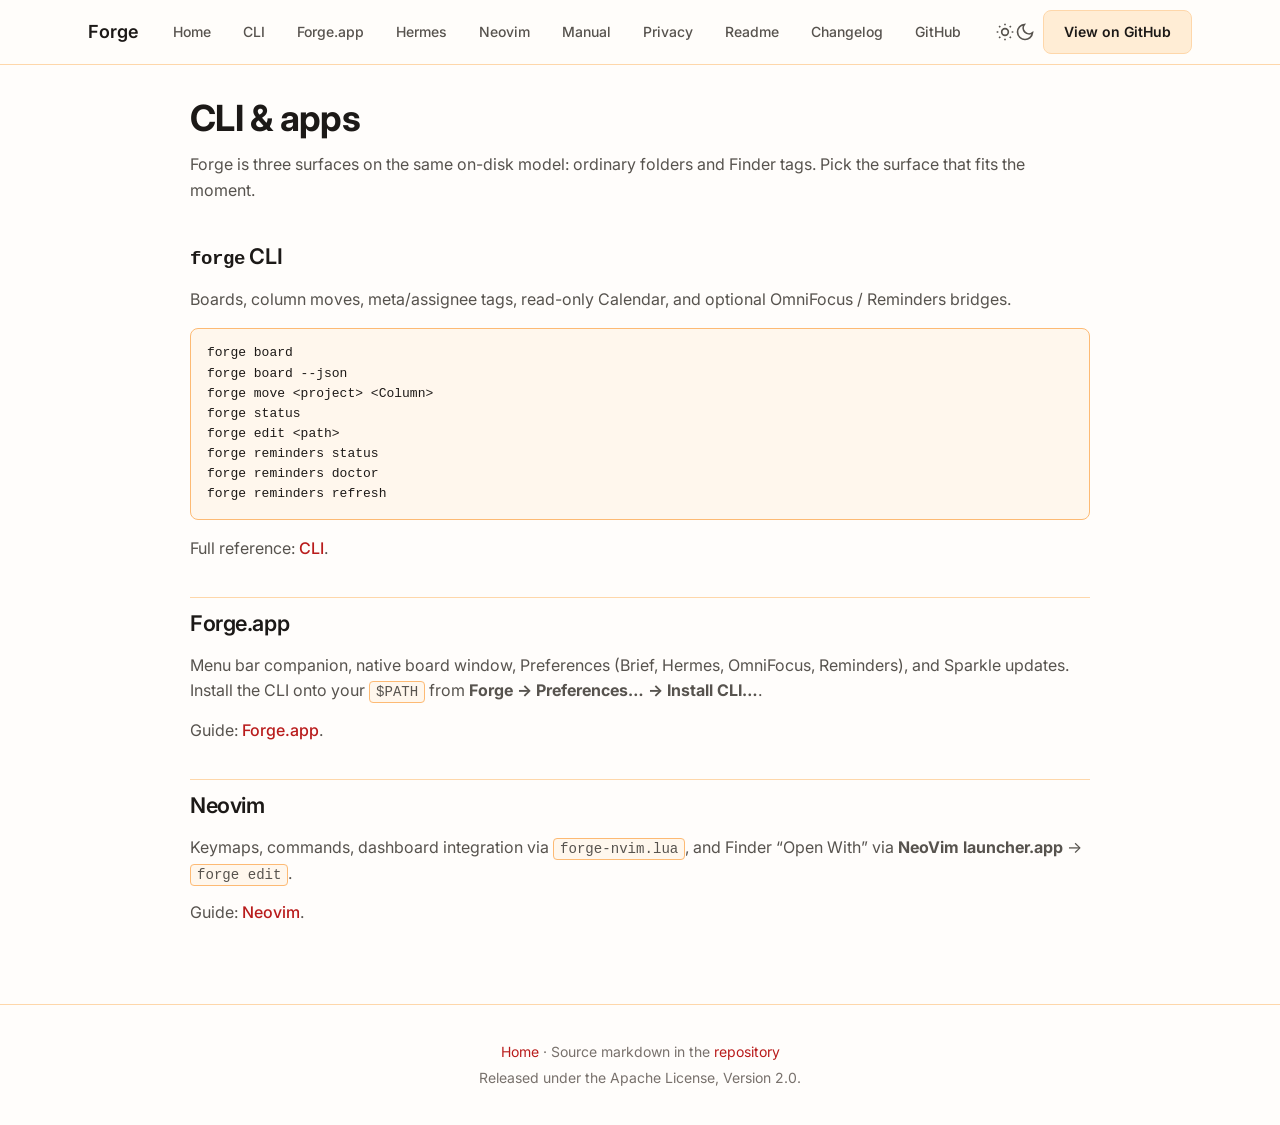
<file: docs/cli-and-apps.html>
<!DOCTYPE html>
<html lang="en-GB" dir="ltr">
  <head>
    <meta charset="utf-8" />
    <meta name="viewport" content="width=device-width, initial-scale=1" />
    <title>CLI &amp; apps · Forge</title>
    <meta name="description" content="Forge CLI, Forge.app, and Neovim on the same folders-and-tags model." />
    <link rel="icon" type="image/svg+xml" href="favicon.svg" />
    <link rel="preconnect" href="https://fonts.googleapis.com" />
    <link rel="preconnect" href="https://fonts.gstatic.com" crossorigin />
    <link
      href="https://fonts.googleapis.com/css2?family=Inter:wght@400;500;600;700&display=swap"
      rel="stylesheet"
    />
    <link rel="stylesheet" href="assets/site.css?v=4" />
    <script>
      (function () {
        try {
          var stored = localStorage.getItem("forge-theme-appearance");
          var mode =
            stored === "light" || stored === "dark" || stored === "system"
              ? stored
              : "system";
          var root = document.documentElement;
          if (mode === "light") {
            root.classList.add("light");
          } else if (mode === "dark") {
            root.classList.add("dark");
          }
        } catch (err) {
          /* localStorage unavailable — CSS alone follows prefers-color-scheme */
        }
      })();
    </script>

  </head>
  <body>
    <a href="#main" class="visually-hidden">Skip to content</a>
    <header class="site-nav">
      <div class="site-nav__inner">
        <a class="site-nav__brand" href="index.html">Forge</a>
        <nav class="site-nav__links" aria-label="Main navigation">
  <a class="site-nav__link" href="index.html">Home</a>
  <a class="site-nav__link" href="cli.html">CLI</a>
  <a class="site-nav__link" href="app.html">Forge.app</a>
  <a class="site-nav__link" href="hermes.html">Hermes</a>
  <a class="site-nav__link" href="neovim.html">Neovim</a>
  <a class="site-nav__link" href="manual.html">Manual</a>
  <a class="site-nav__link" href="privacy.html">Privacy</a>
  <a class="site-nav__link" href="readme.html">Readme</a>
  <a class="site-nav__link" href="changelog.html">Changelog</a>
  <a class="site-nav__link" href="https://github.com/SimonAB/forge" target="_blank" rel="noopener noreferrer">GitHub</a>
</nav>
        <div class="site-nav__actions">
          <button
            type="button"
            class="theme-toggle"
            id="theme-toggle"
            aria-label="Toggle dark mode"
            title="Toggle theme"
          >
            <span class="theme-toggle__icon theme-toggle__icon--sun" aria-hidden="true">
              <svg viewBox="0 0 24 24" fill="none" stroke="currentColor" stroke-width="2">
                <circle cx="12" cy="12" r="4" />
                <path d="M12 2v2M12 20v2M4.93 4.93l1.41 1.41M17.66 17.66l1.41 1.41M2 12h2M20 12h2M4.93 19.07l1.41-1.41M17.66 6.34l1.41-1.41" />
              </svg>
            </span>
            <span class="theme-toggle__icon theme-toggle__icon--moon" aria-hidden="true" hidden>
              <svg viewBox="0 0 24 24" fill="none" stroke="currentColor" stroke-width="2">
                <path d="M21 12.79A9 9 0 1 1 11.21 3 7 7 0 0 0 21 12.79z" />
              </svg>
            </span>
          </button>
          <a
            class="btn btn--alt"
            href="https://github.com/SimonAB/forge"
            target="_blank"
            rel="noopener noreferrer"
            >View on GitHub</a
          >
        </div>
      </div>
    </header>
    <main id="main" class="doc-page">
      <article class="doc-content">
<h1 id="cli-apps">CLI &amp; apps</h1>
<p>Forge is three surfaces on the same on-disk model: ordinary folders and Finder
tags. Pick the surface that fits the moment.</p>
<h2 id="forge-cli"><code>forge</code> CLI</h2>
<p>Boards, column moves, meta/assignee tags, read-only Calendar, and optional
OmniFocus / Reminders bridges.</p>
<pre><code class="language-bash">forge board
forge board --json
forge move &lt;project&gt; &lt;Column&gt;
forge status
forge edit &lt;path&gt;
forge reminders status
forge reminders doctor
forge reminders refresh
</code></pre>
<p>Full reference: <a href="cli.html">CLI</a>.</p>
<h2 id="forgeapp">Forge.app</h2>
<p>Menu bar companion, native board window, Preferences (Brief, Hermes, OmniFocus,
Reminders), and Sparkle updates. Install the CLI onto your <code>$PATH</code> from
<strong>Forge → Preferences… → Install CLI…</strong>.</p>
<p>Guide: <a href="app.html">Forge.app</a>.</p>
<h2 id="neovim">Neovim</h2>
<p>Keymaps, commands, dashboard integration via <code>forge-nvim.lua</code>, and Finder
“Open With” via <strong>NeoVim launcher.app</strong> → <code>forge edit</code>.</p>
<p>Guide: <a href="neovim.html">Neovim</a>.</p>
      </article>
    </main>
    <footer class="site-footer">
      <p>
        <a href="index.html">Home</a>
        · Source markdown in the
        <a href="https://github.com/SimonAB/forge" target="_blank" rel="noopener noreferrer">repository</a>
      </p>
      <p>Released under the Apache License, Version 2.0.</p>
    </footer>
    <script src="assets/theme.js?v=4"></script>
  </body>
</html>
</file>
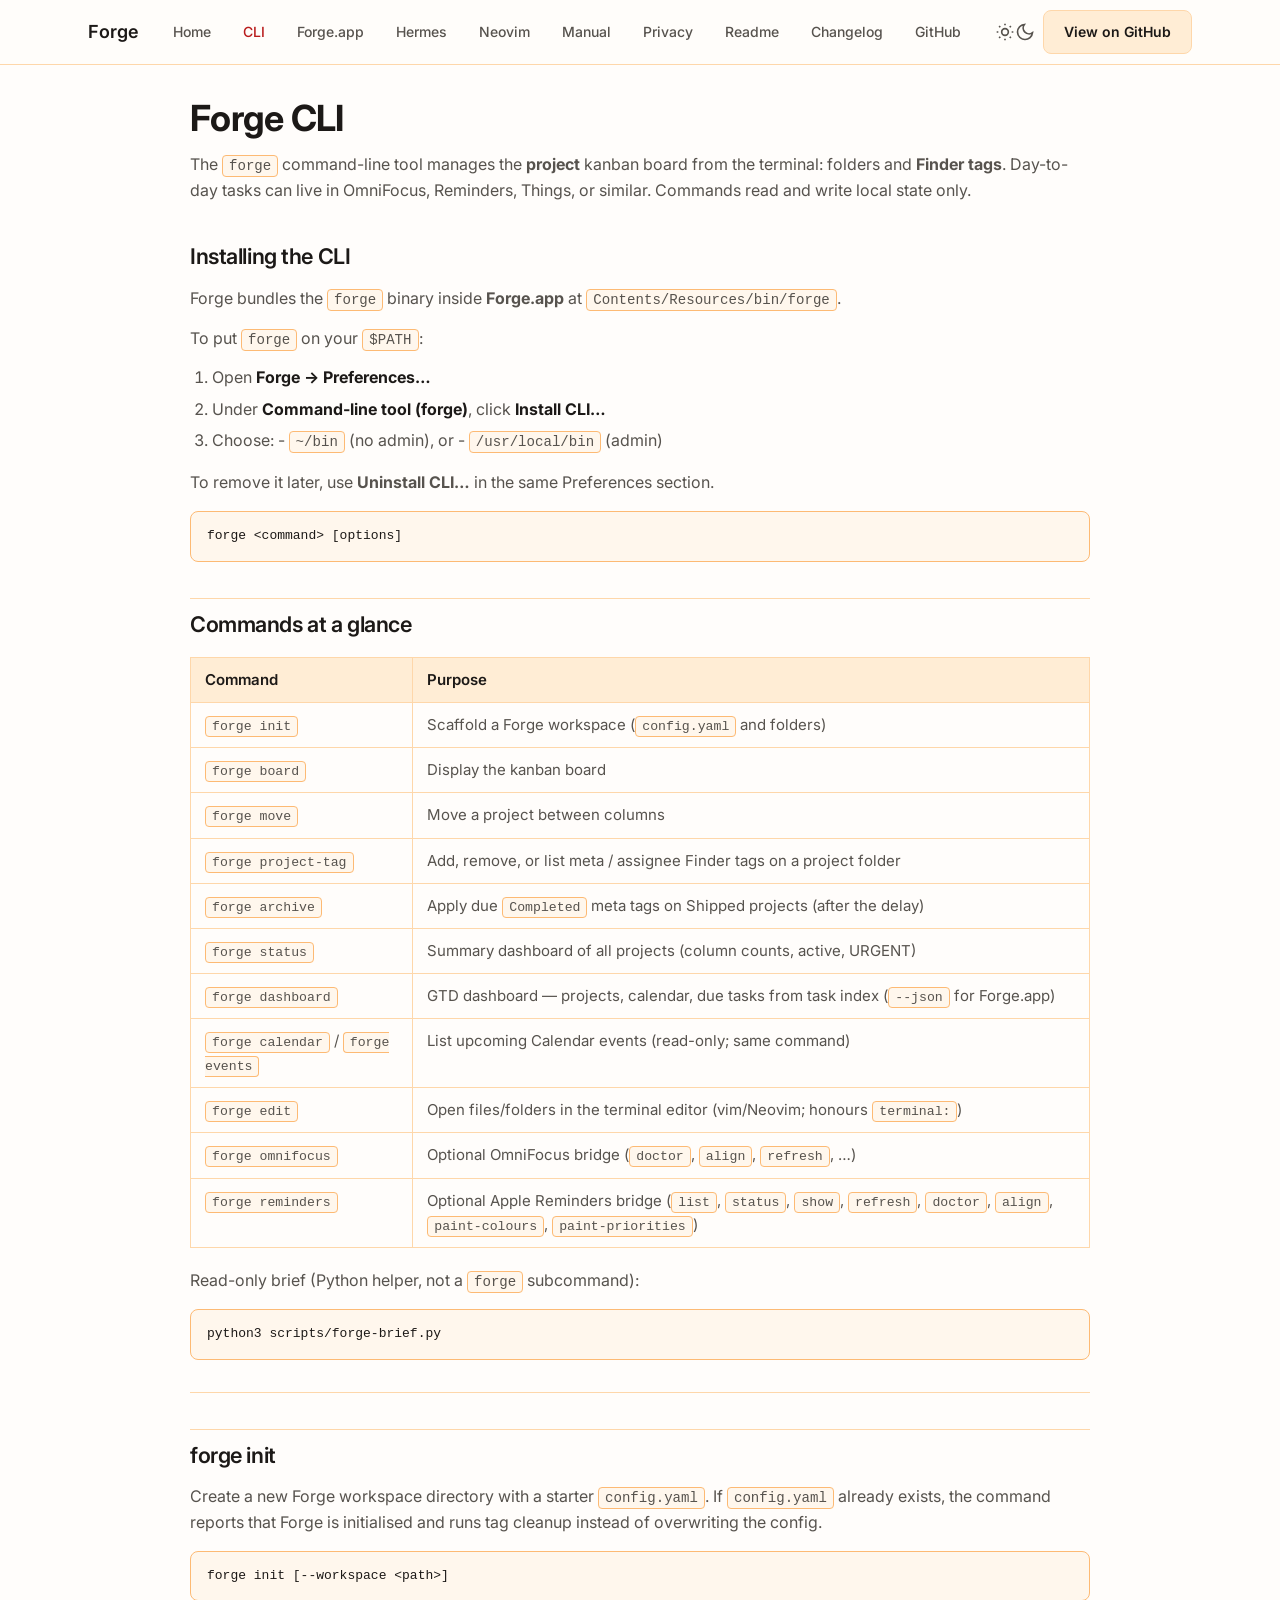
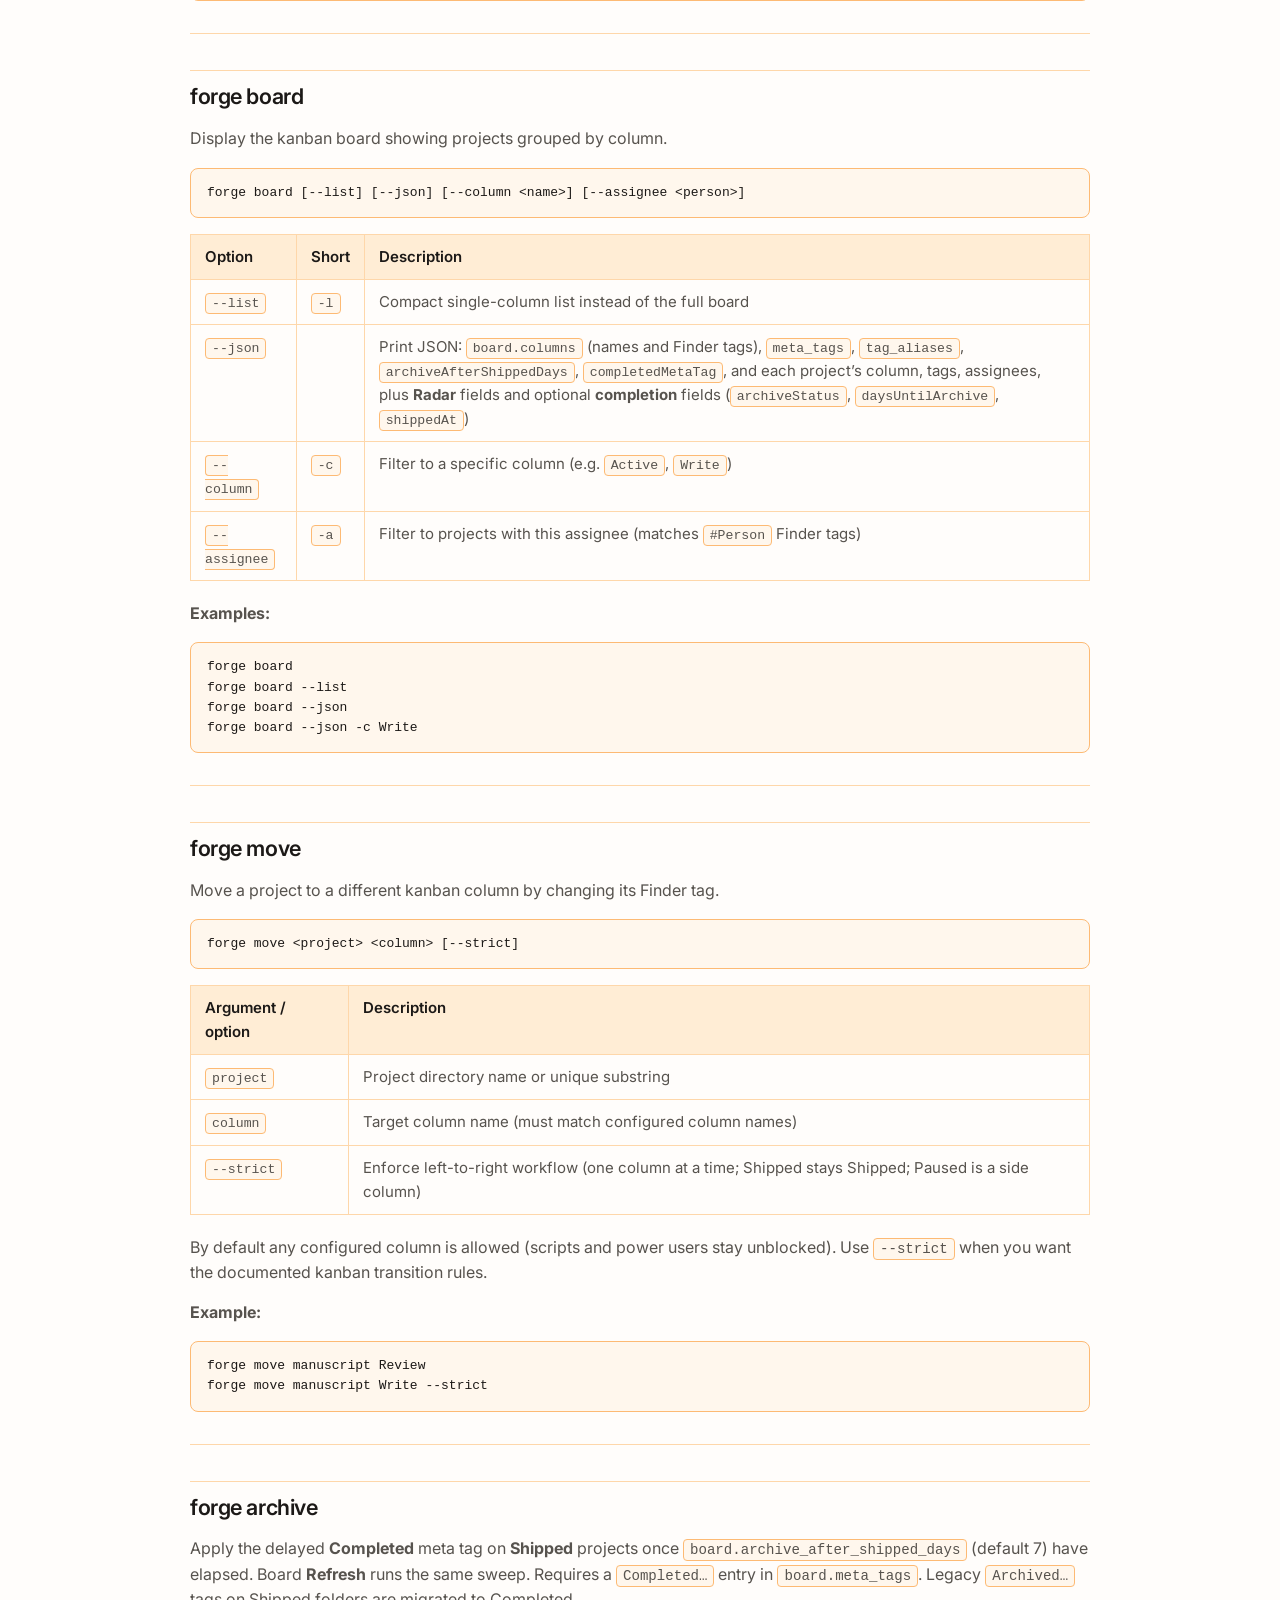
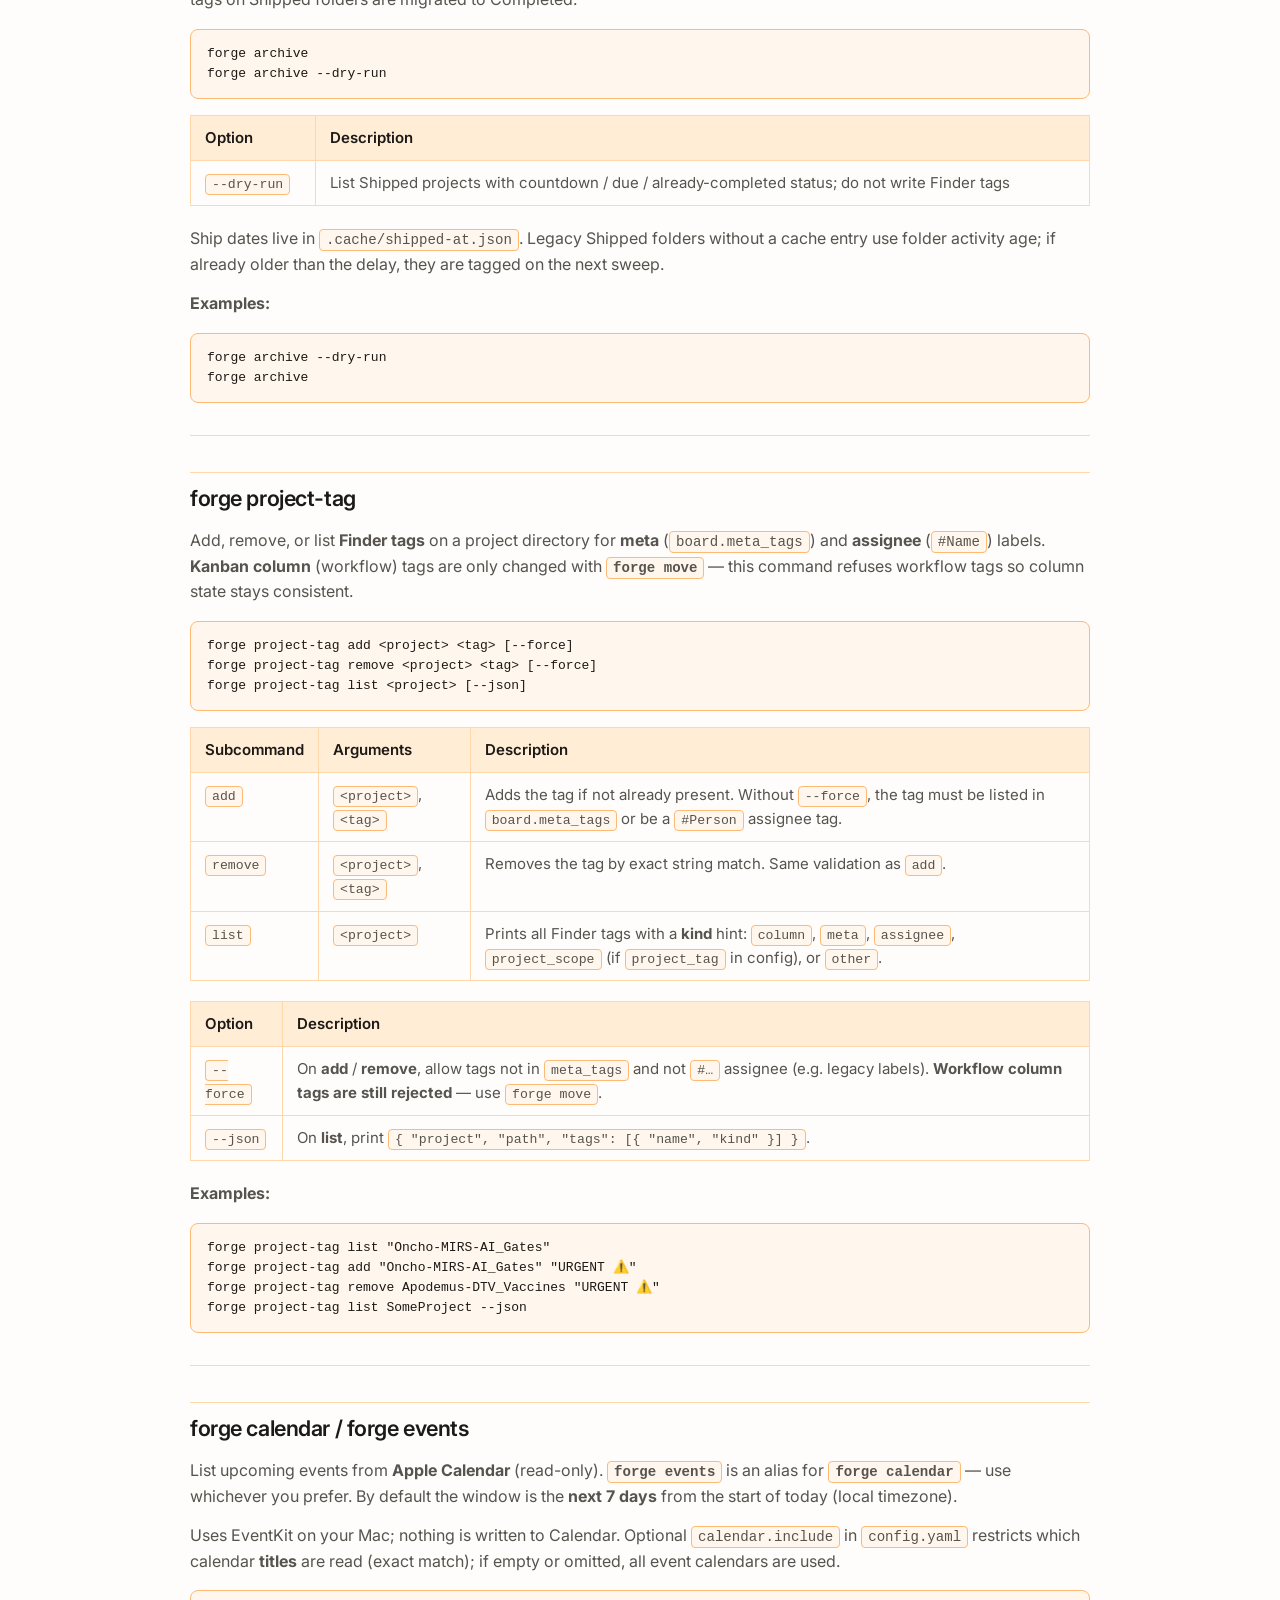
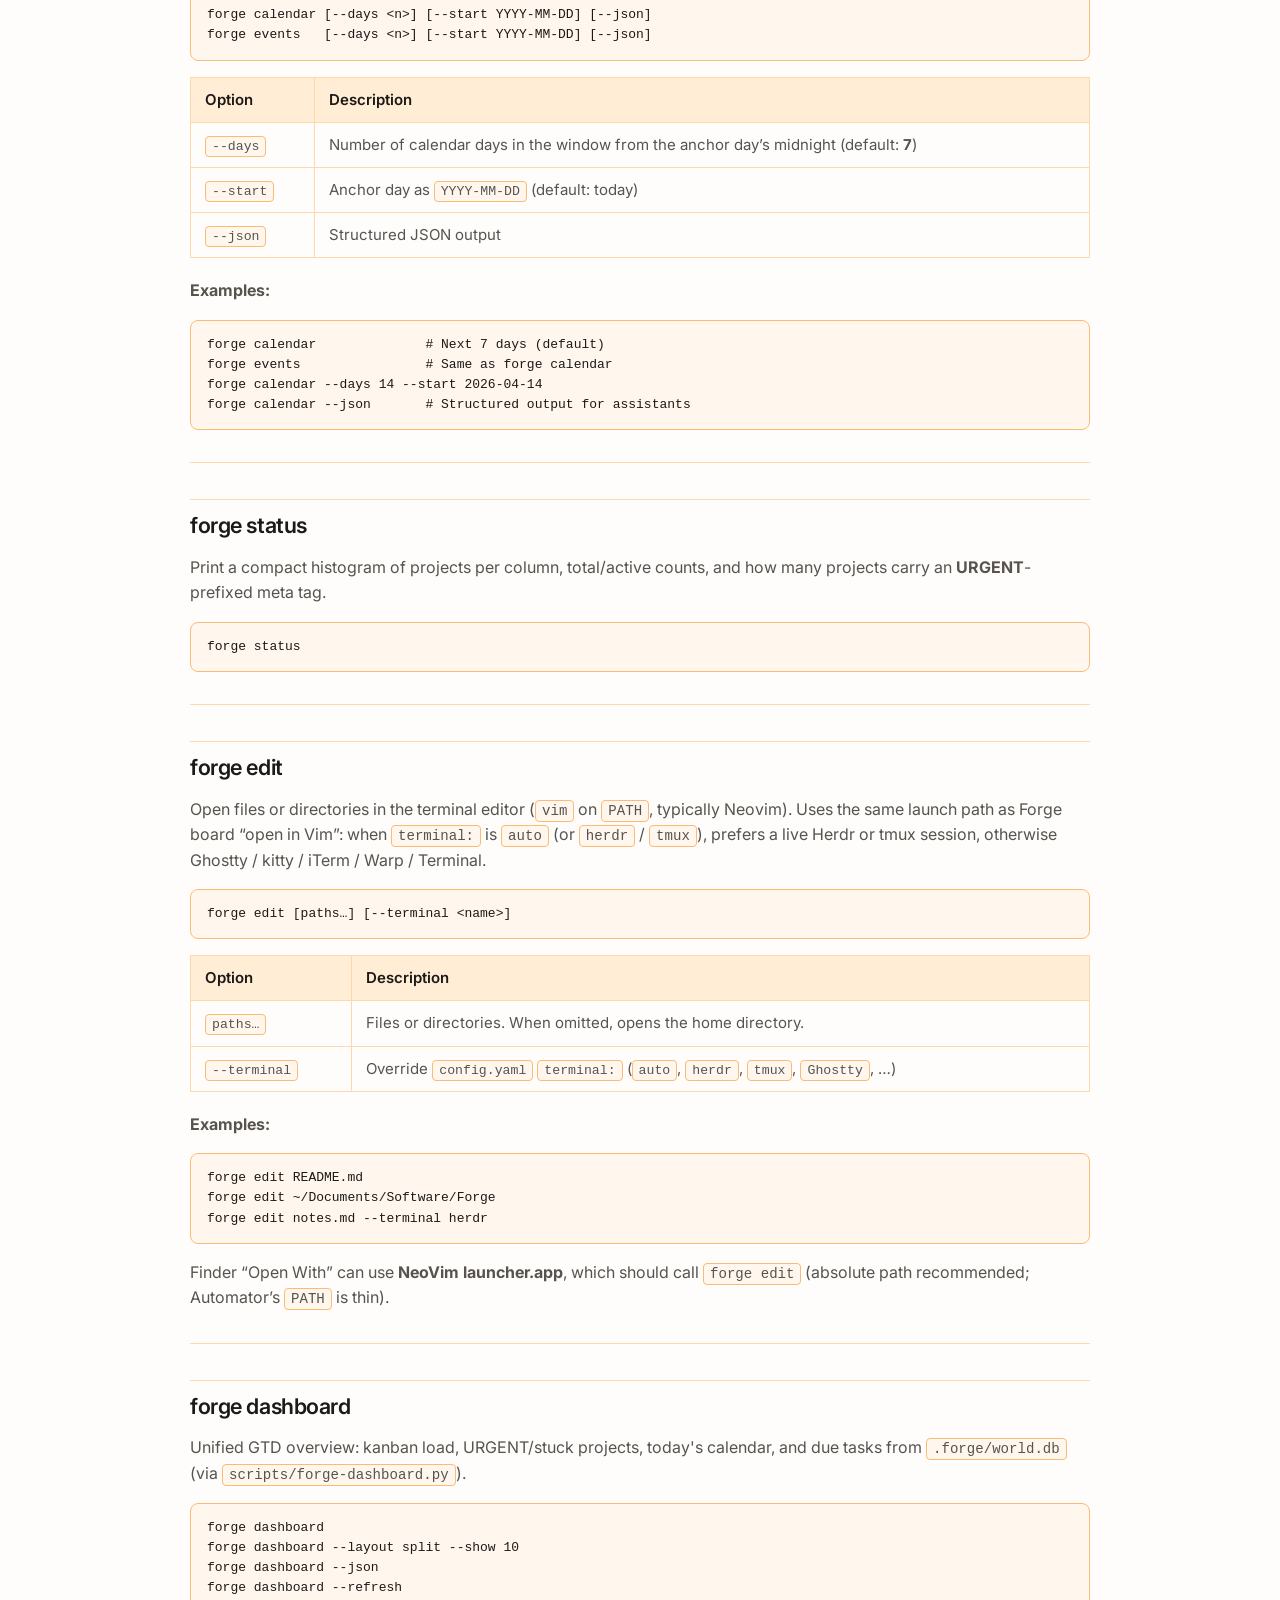
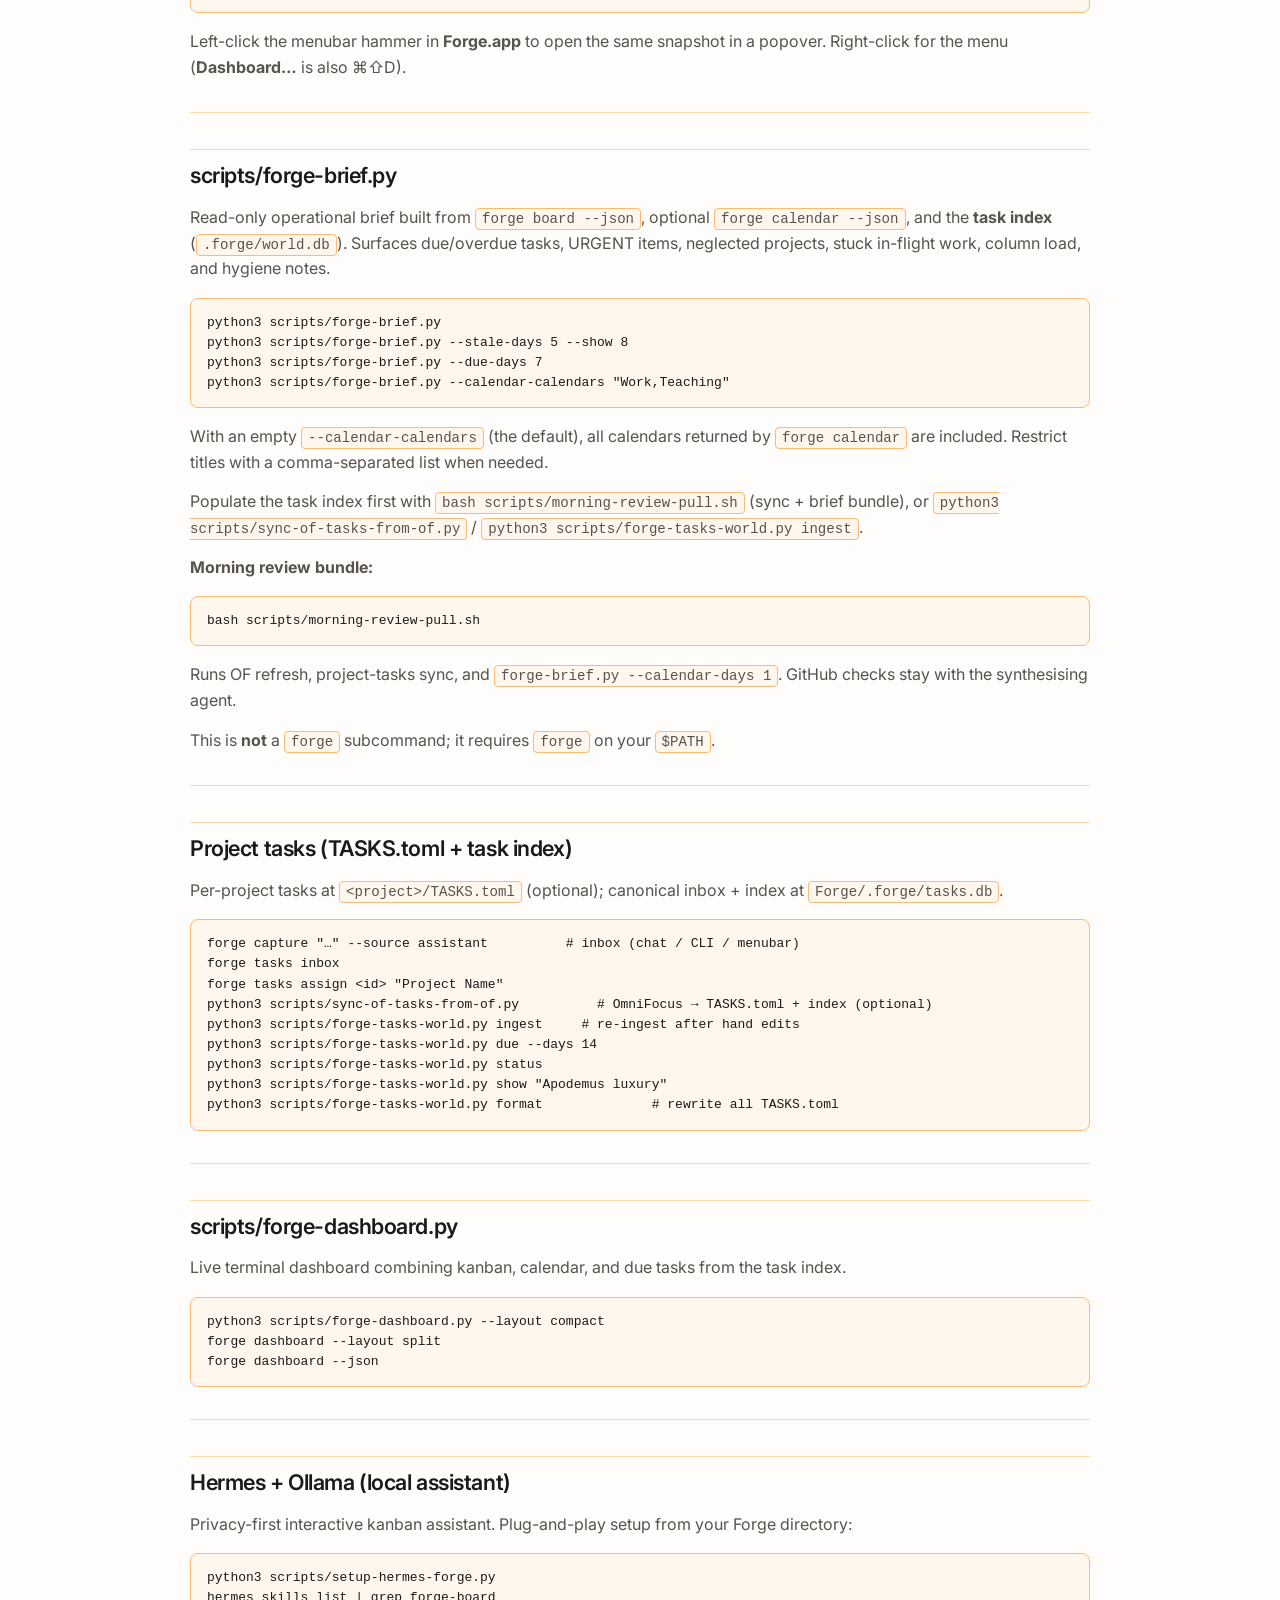
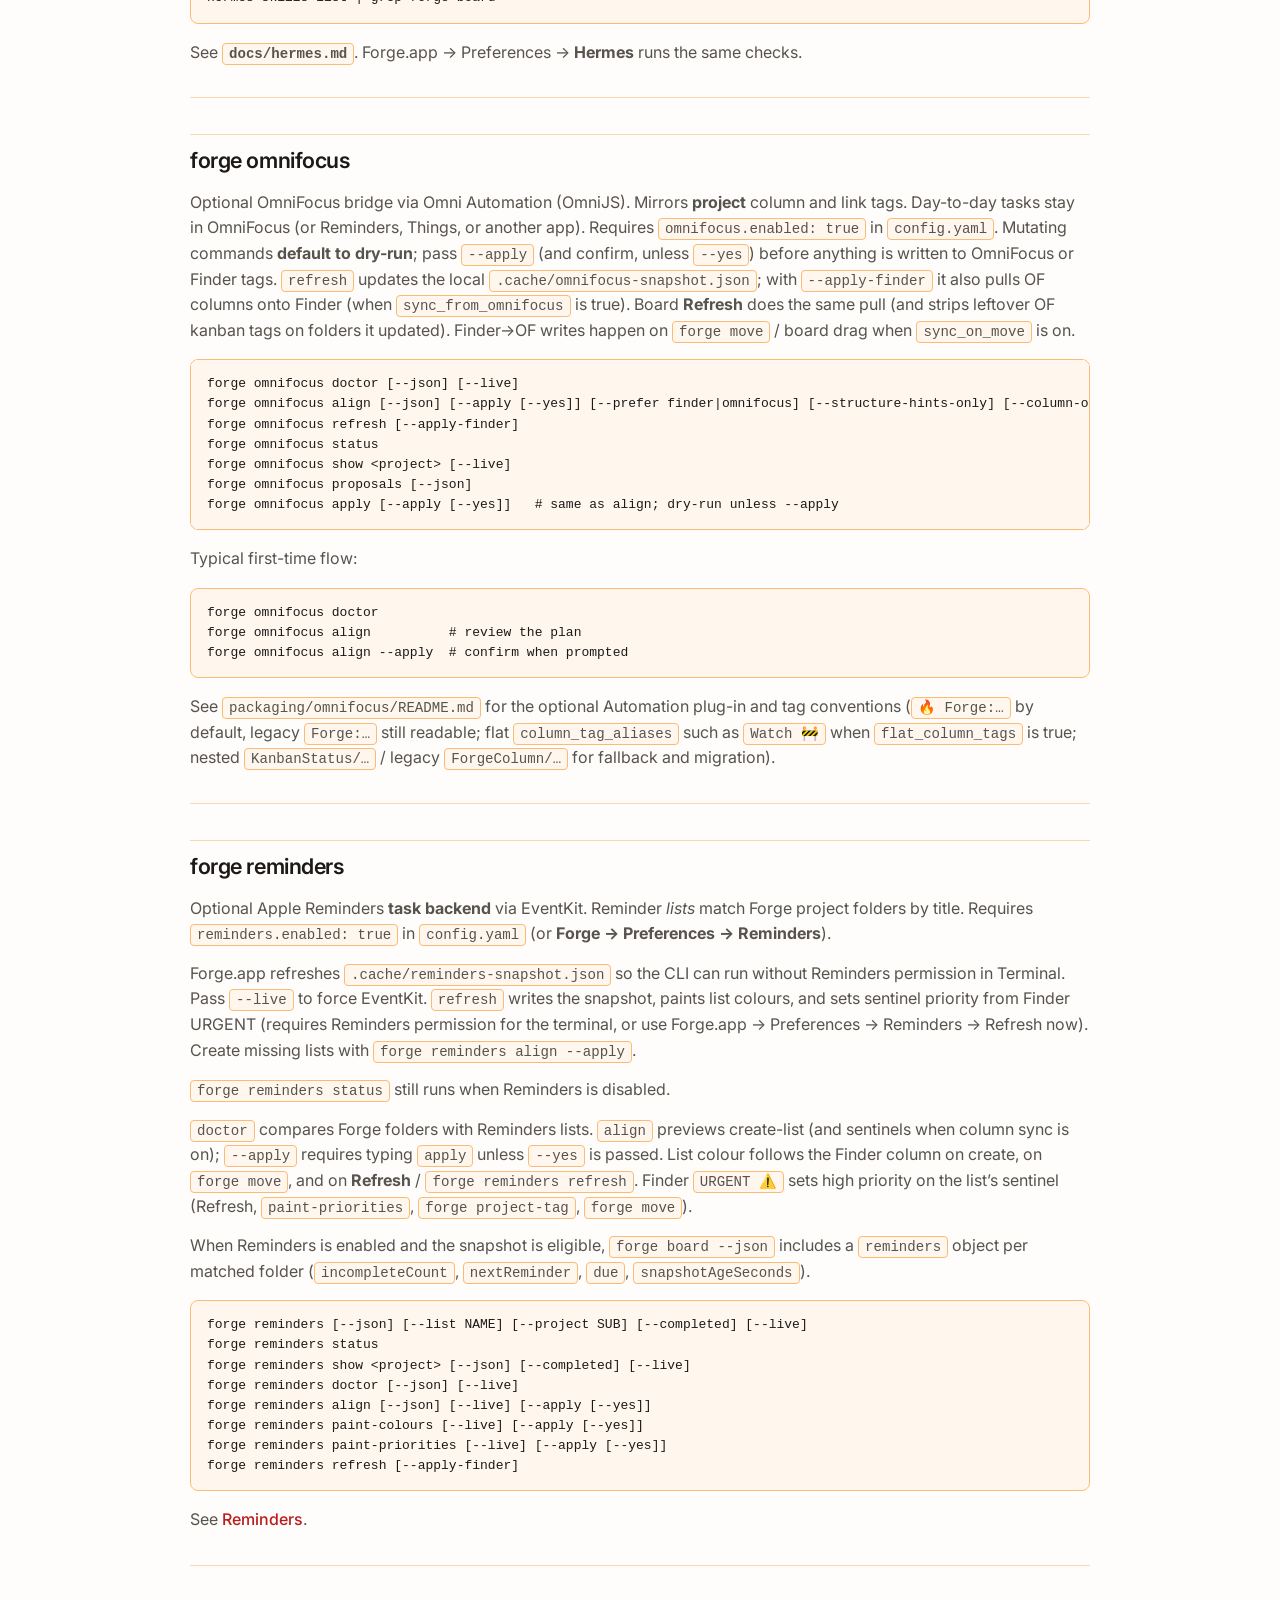
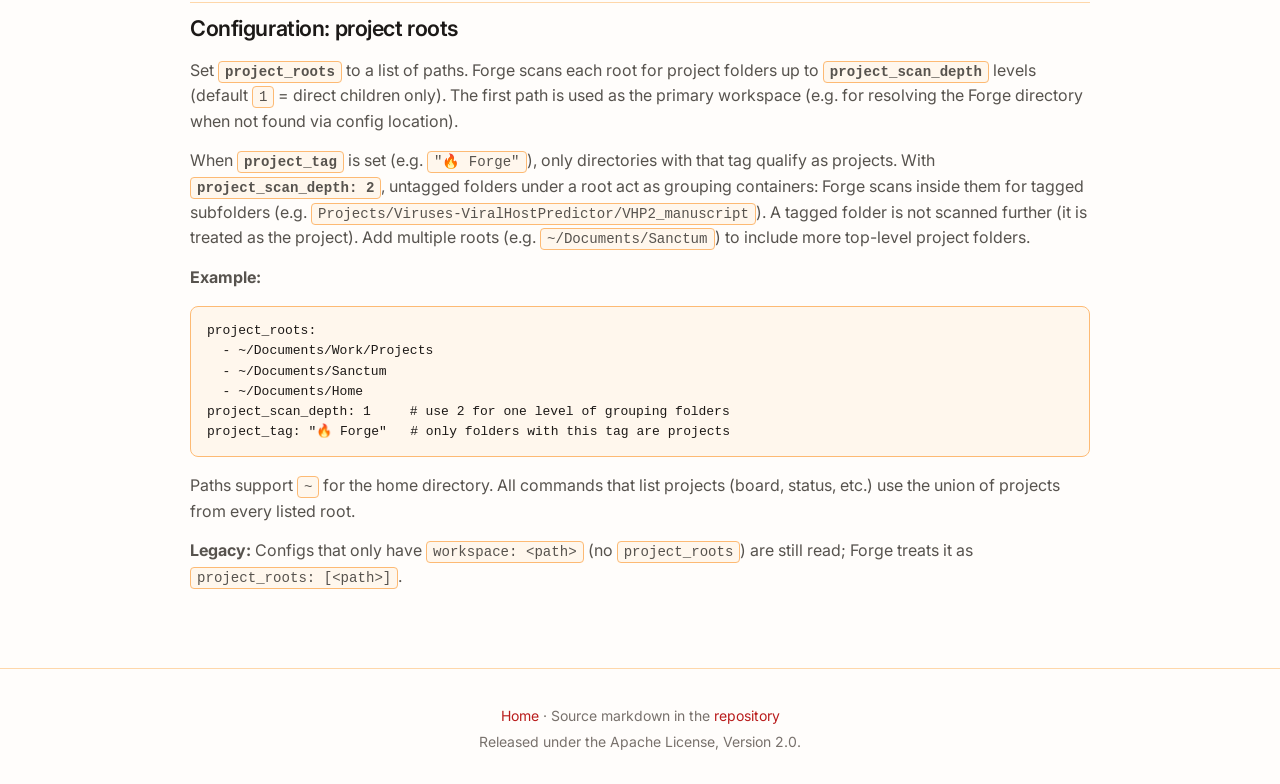
<file: docs/cli.html>
<!DOCTYPE html>
<html lang="en-GB" dir="ltr">
  <head>
    <meta charset="utf-8" />
    <meta name="viewport" content="width=device-width, initial-scale=1" />
    <title>CLI reference · Forge</title>
    <meta name="description" content="Forge CLI: project kanban, tags, calendar, and optional OmniFocus / Reminders." />
    <link rel="icon" type="image/svg+xml" href="favicon.svg" />
    <link rel="preconnect" href="https://fonts.googleapis.com" />
    <link rel="preconnect" href="https://fonts.gstatic.com" crossorigin />
    <link
      href="https://fonts.googleapis.com/css2?family=Inter:wght@400;500;600;700&display=swap"
      rel="stylesheet"
    />
    <link rel="stylesheet" href="assets/site.css?v=4" />
    <script>
      (function () {
        try {
          var stored = localStorage.getItem("forge-theme-appearance");
          var mode =
            stored === "light" || stored === "dark" || stored === "system"
              ? stored
              : "system";
          var root = document.documentElement;
          if (mode === "light") {
            root.classList.add("light");
          } else if (mode === "dark") {
            root.classList.add("dark");
          }
        } catch (err) {
          /* localStorage unavailable — CSS alone follows prefers-color-scheme */
        }
      })();
    </script>

  </head>
  <body>
    <a href="#main" class="visually-hidden">Skip to content</a>
    <header class="site-nav">
      <div class="site-nav__inner">
        <a class="site-nav__brand" href="index.html">Forge</a>
        <nav class="site-nav__links" aria-label="Main navigation">
  <a class="site-nav__link" href="index.html">Home</a>
  <a class="site-nav__link is-active" href="cli.html">CLI</a>
  <a class="site-nav__link" href="app.html">Forge.app</a>
  <a class="site-nav__link" href="hermes.html">Hermes</a>
  <a class="site-nav__link" href="neovim.html">Neovim</a>
  <a class="site-nav__link" href="manual.html">Manual</a>
  <a class="site-nav__link" href="privacy.html">Privacy</a>
  <a class="site-nav__link" href="readme.html">Readme</a>
  <a class="site-nav__link" href="changelog.html">Changelog</a>
  <a class="site-nav__link" href="https://github.com/SimonAB/forge" target="_blank" rel="noopener noreferrer">GitHub</a>
</nav>
        <div class="site-nav__actions">
          <button
            type="button"
            class="theme-toggle"
            id="theme-toggle"
            aria-label="Toggle dark mode"
            title="Toggle theme"
          >
            <span class="theme-toggle__icon theme-toggle__icon--sun" aria-hidden="true">
              <svg viewBox="0 0 24 24" fill="none" stroke="currentColor" stroke-width="2">
                <circle cx="12" cy="12" r="4" />
                <path d="M12 2v2M12 20v2M4.93 4.93l1.41 1.41M17.66 17.66l1.41 1.41M2 12h2M20 12h2M4.93 19.07l1.41-1.41M17.66 6.34l1.41-1.41" />
              </svg>
            </span>
            <span class="theme-toggle__icon theme-toggle__icon--moon" aria-hidden="true" hidden>
              <svg viewBox="0 0 24 24" fill="none" stroke="currentColor" stroke-width="2">
                <path d="M21 12.79A9 9 0 1 1 11.21 3 7 7 0 0 0 21 12.79z" />
              </svg>
            </span>
          </button>
          <a
            class="btn btn--alt"
            href="https://github.com/SimonAB/forge"
            target="_blank"
            rel="noopener noreferrer"
            >View on GitHub</a
          >
        </div>
      </div>
    </header>
    <main id="main" class="doc-page">
      <article class="doc-content">
<h1 id="forge-cli">Forge CLI</h1>
<p>The <code>forge</code> command-line tool manages the <strong>project</strong> kanban board from the
terminal: folders and <strong>Finder tags</strong>. Day-to-day tasks can live in OmniFocus,
Reminders, Things, or similar. Commands read and write local state only.</p>
<h2 id="installing-the-cli">Installing the CLI</h2>
<p>Forge bundles the <code>forge</code> binary inside <strong>Forge.app</strong> at <code>Contents/Resources/bin/forge</code>.</p>
<p>To put <code>forge</code> on your <code>$PATH</code>:</p>
<ol>
<li>Open <strong>Forge → Preferences…</strong></li>
<li>Under <strong>Command-line tool (forge)</strong>, click <strong>Install CLI…</strong></li>
<li>Choose:
   - <code>~/bin</code> (no admin), or
   - <code>/usr/local/bin</code> (admin)</li>
</ol>
<p>To remove it later, use <strong>Uninstall CLI…</strong> in the same Preferences section.</p>
<pre><code>forge &lt;command&gt; [options]
</code></pre>
<h2 id="commands-at-a-glance">Commands at a glance</h2>
<table>
<thead>
<tr>
<th>Command</th>
<th>Purpose</th>
</tr>
</thead>
<tbody>
<tr>
<td><code>forge init</code></td>
<td>Scaffold a Forge workspace (<code>config.yaml</code> and folders)</td>
</tr>
<tr>
<td><code>forge board</code></td>
<td>Display the kanban board</td>
</tr>
<tr>
<td><code>forge move</code></td>
<td>Move a project between columns</td>
</tr>
<tr>
<td><code>forge project-tag</code></td>
<td>Add, remove, or list meta / assignee Finder tags on a project folder</td>
</tr>
<tr>
<td><code>forge archive</code></td>
<td>Apply due <code>Completed</code> meta tags on Shipped projects (after the delay)</td>
</tr>
<tr>
<td><code>forge status</code></td>
<td>Summary dashboard of all projects (column counts, active, URGENT)</td>
</tr>
<tr>
<td><code>forge dashboard</code></td>
<td>GTD dashboard — projects, calendar, due tasks from task index (<code>--json</code> for Forge.app)</td>
</tr>
<tr>
<td><code>forge calendar</code> / <code>forge events</code></td>
<td>List upcoming Calendar events (read-only; same command)</td>
</tr>
<tr>
<td><code>forge edit</code></td>
<td>Open files/folders in the terminal editor (vim/Neovim; honours <code>terminal:</code>)</td>
</tr>
<tr>
<td><code>forge omnifocus</code></td>
<td>Optional OmniFocus bridge (<code>doctor</code>, <code>align</code>, <code>refresh</code>, …)</td>
</tr>
<tr>
<td><code>forge reminders</code></td>
<td>Optional Apple Reminders bridge (<code>list</code>, <code>status</code>, <code>show</code>, <code>refresh</code>, <code>doctor</code>, <code>align</code>, <code>paint-colours</code>, <code>paint-priorities</code>)</td>
</tr>
</tbody>
</table>
<p>Read-only brief (Python helper, not a <code>forge</code> subcommand):</p>
<pre><code class="language-bash">python3 scripts/forge-brief.py
</code></pre>
<hr />
<h2 id="forge-init">forge init</h2>
<p>Create a new Forge workspace directory with a starter <code>config.yaml</code>.
If <code>config.yaml</code> already exists, the command reports that Forge is initialised
and runs tag cleanup instead of overwriting the config.</p>
<pre><code>forge init [--workspace &lt;path&gt;]
</code></pre>
<hr />
<h2 id="forge-board">forge board</h2>
<p>Display the kanban board showing projects grouped by column.</p>
<pre><code>forge board [--list] [--json] [--column &lt;name&gt;] [--assignee &lt;person&gt;]
</code></pre>
<table>
<thead>
<tr>
<th>Option</th>
<th>Short</th>
<th>Description</th>
</tr>
</thead>
<tbody>
<tr>
<td><code>--list</code></td>
<td><code>-l</code></td>
<td>Compact single-column list instead of the full board</td>
</tr>
<tr>
<td><code>--json</code></td>
<td></td>
<td>Print JSON: <code>board.columns</code> (names and Finder tags), <code>meta_tags</code>, <code>tag_aliases</code>, <code>archiveAfterShippedDays</code>, <code>completedMetaTag</code>, and each project’s column, tags, assignees, plus <strong>Radar</strong> fields and optional <strong>completion</strong> fields (<code>archiveStatus</code>, <code>daysUntilArchive</code>, <code>shippedAt</code>)</td>
</tr>
<tr>
<td><code>--column</code></td>
<td><code>-c</code></td>
<td>Filter to a specific column (e.g. <code>Active</code>, <code>Write</code>)</td>
</tr>
<tr>
<td><code>--assignee</code></td>
<td><code>-a</code></td>
<td>Filter to projects with this assignee (matches <code>#Person</code> Finder tags)</td>
</tr>
</tbody>
</table>
<p><strong>Examples:</strong></p>
<pre><code class="language-bash">forge board
forge board --list
forge board --json
forge board --json -c Write
</code></pre>
<hr />
<h2 id="forge-move">forge move</h2>
<p>Move a project to a different kanban column by changing its Finder tag.</p>
<pre><code>forge move &lt;project&gt; &lt;column&gt; [--strict]
</code></pre>
<table>
<thead>
<tr>
<th>Argument / option</th>
<th>Description</th>
</tr>
</thead>
<tbody>
<tr>
<td><code>project</code></td>
<td>Project directory name or unique substring</td>
</tr>
<tr>
<td><code>column</code></td>
<td>Target column name (must match configured column names)</td>
</tr>
<tr>
<td><code>--strict</code></td>
<td>Enforce left-to-right workflow (one column at a time; Shipped stays Shipped; Paused is a side column)</td>
</tr>
</tbody>
</table>
<p>By default any configured column is allowed (scripts and power users stay
unblocked). Use <code>--strict</code> when you want the documented kanban transition rules.</p>
<p><strong>Example:</strong></p>
<pre><code class="language-bash">forge move manuscript Review
forge move manuscript Write --strict
</code></pre>
<hr />
<h2 id="forge-archive">forge archive</h2>
<p>Apply the delayed <strong>Completed</strong> meta tag on <strong>Shipped</strong> projects once
<code>board.archive_after_shipped_days</code> (default 7) have elapsed. Board <strong>Refresh</strong>
runs the same sweep. Requires a <code>Completed…</code> entry in <code>board.meta_tags</code>.
Legacy <code>Archived…</code> tags on Shipped folders are migrated to Completed.</p>
<pre><code>forge archive
forge archive --dry-run
</code></pre>
<table>
<thead>
<tr>
<th>Option</th>
<th>Description</th>
</tr>
</thead>
<tbody>
<tr>
<td><code>--dry-run</code></td>
<td>List Shipped projects with countdown / due / already-completed status; do not write Finder tags</td>
</tr>
</tbody>
</table>
<p>Ship dates live in <code>.cache/shipped-at.json</code>. Legacy Shipped folders without a
cache entry use folder activity age; if already older than the delay, they are
tagged on the next sweep.</p>
<p><strong>Examples:</strong></p>
<pre><code class="language-bash">forge archive --dry-run
forge archive
</code></pre>
<hr />
<h2 id="forge-project-tag">forge project-tag</h2>
<p>Add, remove, or list <strong>Finder tags</strong> on a project directory for <strong>meta</strong> (<code>board.meta_tags</code>) and <strong>assignee</strong> (<code>#Name</code>) labels. <strong>Kanban column</strong> (workflow) tags are only changed with <strong><code>forge move</code></strong> — this command refuses workflow tags so column state stays consistent.</p>
<pre><code>forge project-tag add &lt;project&gt; &lt;tag&gt; [--force]
forge project-tag remove &lt;project&gt; &lt;tag&gt; [--force]
forge project-tag list &lt;project&gt; [--json]
</code></pre>
<table>
<thead>
<tr>
<th>Subcommand</th>
<th>Arguments</th>
<th>Description</th>
</tr>
</thead>
<tbody>
<tr>
<td><code>add</code></td>
<td><code>&lt;project&gt;</code>, <code>&lt;tag&gt;</code></td>
<td>Adds the tag if not already present. Without <code>--force</code>, the tag must be listed in <code>board.meta_tags</code> or be a <code>#Person</code> assignee tag.</td>
</tr>
<tr>
<td><code>remove</code></td>
<td><code>&lt;project&gt;</code>, <code>&lt;tag&gt;</code></td>
<td>Removes the tag by exact string match. Same validation as <code>add</code>.</td>
</tr>
<tr>
<td><code>list</code></td>
<td><code>&lt;project&gt;</code></td>
<td>Prints all Finder tags with a <strong>kind</strong> hint: <code>column</code>, <code>meta</code>, <code>assignee</code>, <code>project_scope</code> (if <code>project_tag</code> in config), or <code>other</code>.</td>
</tr>
</tbody>
</table>
<table>
<thead>
<tr>
<th>Option</th>
<th>Description</th>
</tr>
</thead>
<tbody>
<tr>
<td><code>--force</code></td>
<td>On <strong>add</strong> / <strong>remove</strong>, allow tags not in <code>meta_tags</code> and not <code>#…</code> assignee (e.g. legacy labels). <strong>Workflow column tags are still rejected</strong> — use <code>forge move</code>.</td>
</tr>
<tr>
<td><code>--json</code></td>
<td>On <strong>list</strong>, print <code>{ "project", "path", "tags": [{ "name", "kind" }] }</code>.</td>
</tr>
</tbody>
</table>
<p><strong>Examples:</strong></p>
<pre><code class="language-bash">forge project-tag list &quot;Oncho-MIRS-AI_Gates&quot;
forge project-tag add &quot;Oncho-MIRS-AI_Gates&quot; &quot;URGENT ⚠️&quot;
forge project-tag remove Apodemus-DTV_Vaccines &quot;URGENT ⚠️&quot;
forge project-tag list SomeProject --json
</code></pre>
<hr />
<h2 id="forge-calendar-forge-events">forge calendar / forge events</h2>
<p>List upcoming events from <strong>Apple Calendar</strong> (read-only). <strong><code>forge events</code></strong> is an alias for <strong><code>forge calendar</code></strong> — use whichever you prefer. By default the window is the <strong>next 7 days</strong> from the start of today (local timezone).</p>
<p>Uses EventKit on your Mac; nothing is written to Calendar. Optional <code>calendar.include</code> in
<code>config.yaml</code> restricts which calendar <strong>titles</strong> are read (exact match); if
empty or omitted, all event calendars are used.</p>
<pre><code>forge calendar [--days &lt;n&gt;] [--start YYYY-MM-DD] [--json]
forge events   [--days &lt;n&gt;] [--start YYYY-MM-DD] [--json]
</code></pre>
<table>
<thead>
<tr>
<th>Option</th>
<th>Description</th>
</tr>
</thead>
<tbody>
<tr>
<td><code>--days</code></td>
<td>Number of calendar days in the window from the anchor day’s midnight (default: <strong>7</strong>)</td>
</tr>
<tr>
<td><code>--start</code></td>
<td>Anchor day as <code>YYYY-MM-DD</code> (default: today)</td>
</tr>
<tr>
<td><code>--json</code></td>
<td>Structured JSON output</td>
</tr>
</tbody>
</table>
<p><strong>Examples:</strong></p>
<pre><code class="language-bash">forge calendar              # Next 7 days (default)
forge events                # Same as forge calendar
forge calendar --days 14 --start 2026-04-14
forge calendar --json       # Structured output for assistants
</code></pre>
<hr />
<h2 id="forge-status">forge status</h2>
<p>Print a compact histogram of projects per column, total/active counts, and how
many projects carry an <strong>URGENT</strong>-prefixed meta tag.</p>
<pre><code>forge status
</code></pre>
<hr />
<h2 id="forge-edit">forge edit</h2>
<p>Open files or directories in the terminal editor (<code>vim</code> on <code>PATH</code>, typically Neovim).
Uses the same launch path as Forge board “open in Vim”: when <code>terminal:</code> is
<code>auto</code> (or <code>herdr</code> / <code>tmux</code>), prefers a live Herdr or tmux session, otherwise
Ghostty / kitty / iTerm / Warp / Terminal.</p>
<pre><code>forge edit [paths…] [--terminal &lt;name&gt;]
</code></pre>
<table>
<thead>
<tr>
<th>Option</th>
<th>Description</th>
</tr>
</thead>
<tbody>
<tr>
<td><code>paths…</code></td>
<td>Files or directories. When omitted, opens the home directory.</td>
</tr>
<tr>
<td><code>--terminal</code></td>
<td>Override <code>config.yaml</code> <code>terminal:</code> (<code>auto</code>, <code>herdr</code>, <code>tmux</code>, <code>Ghostty</code>, …)</td>
</tr>
</tbody>
</table>
<p><strong>Examples:</strong></p>
<pre><code class="language-bash">forge edit README.md
forge edit ~/Documents/Software/Forge
forge edit notes.md --terminal herdr
</code></pre>
<p>Finder “Open With” can use <strong>NeoVim launcher.app</strong>, which should call
<code>forge edit</code> (absolute path recommended; Automator’s <code>PATH</code> is thin).</p>
<hr />
<h2 id="forge-dashboard">forge dashboard</h2>
<p>Unified GTD overview: kanban load, URGENT/stuck projects, today's calendar, and due tasks from <code>.forge/world.db</code> (via <code>scripts/forge-dashboard.py</code>).</p>
<pre><code>forge dashboard
forge dashboard --layout split --show 10
forge dashboard --json
forge dashboard --refresh
</code></pre>
<p>Left-click the menubar hammer in <strong>Forge.app</strong> to open the same snapshot in a popover. Right-click for the menu (<strong>Dashboard…</strong> is also ⌘⇧D).</p>
<hr />
<h2 id="scriptsforge-briefpy">scripts/forge-brief.py</h2>
<p>Read-only operational brief built from <code>forge board --json</code>, optional
<code>forge calendar --json</code>, and the <strong>task index</strong> (<code>.forge/world.db</code>).
Surfaces due/overdue tasks, URGENT items, neglected projects, stuck
in-flight work, column load, and hygiene notes.</p>
<pre><code class="language-bash">python3 scripts/forge-brief.py
python3 scripts/forge-brief.py --stale-days 5 --show 8
python3 scripts/forge-brief.py --due-days 7
python3 scripts/forge-brief.py --calendar-calendars &quot;Work,Teaching&quot;
</code></pre>
<p>With an empty <code>--calendar-calendars</code> (the default), all calendars returned by
<code>forge calendar</code> are included. Restrict titles with a comma-separated list when needed.</p>
<p>Populate the task index first with <code>bash scripts/morning-review-pull.sh</code> (sync + brief bundle), or
<code>python3 scripts/sync-of-tasks-from-of.py</code> / <code>python3 scripts/forge-tasks-world.py ingest</code>.</p>
<p><strong>Morning review bundle:</strong></p>
<pre><code class="language-bash">bash scripts/morning-review-pull.sh
</code></pre>
<p>Runs OF refresh, project-tasks sync, and <code>forge-brief.py --calendar-days 1</code>. GitHub checks stay with the synthesising agent.</p>
<p>This is <strong>not</strong> a <code>forge</code> subcommand; it requires <code>forge</code> on your <code>$PATH</code>.</p>
<hr />
<h2 id="project-tasks-taskstoml-task-index">Project tasks (TASKS.toml + task index)</h2>
<p>Per-project tasks at <code>&lt;project&gt;/TASKS.toml</code> (optional); canonical inbox + index at
<code>Forge/.forge/tasks.db</code>.</p>
<pre><code class="language-bash">forge capture &quot;…&quot; --source assistant          # inbox (chat / CLI / menubar)
forge tasks inbox
forge tasks assign &lt;id&gt; &quot;Project Name&quot;
python3 scripts/sync-of-tasks-from-of.py          # OmniFocus → TASKS.toml + index (optional)
python3 scripts/forge-tasks-world.py ingest     # re-ingest after hand edits
python3 scripts/forge-tasks-world.py due --days 14
python3 scripts/forge-tasks-world.py status
python3 scripts/forge-tasks-world.py show &quot;Apodemus luxury&quot;
python3 scripts/forge-tasks-world.py format              # rewrite all TASKS.toml
</code></pre>
<hr />
<h2 id="scriptsforge-dashboardpy">scripts/forge-dashboard.py</h2>
<p>Live terminal dashboard combining kanban, calendar, and due tasks from the task index.</p>
<pre><code class="language-bash">python3 scripts/forge-dashboard.py --layout compact
forge dashboard --layout split
forge dashboard --json
</code></pre>
<hr />
<h2 id="hermes-ollama-local-assistant">Hermes + Ollama (local assistant)</h2>
<p>Privacy-first interactive kanban assistant. Plug-and-play setup from your Forge directory:</p>
<pre><code class="language-bash">python3 scripts/setup-hermes-forge.py
hermes skills list | grep forge-board
</code></pre>
<p>See <strong><code>docs/hermes.md</code></strong>. Forge.app → Preferences → <strong>Hermes</strong> runs the same checks.</p>
<hr />
<h2 id="forge-omnifocus">forge omnifocus</h2>
<p>Optional OmniFocus bridge via Omni Automation (OmniJS). Mirrors <strong>project</strong>
column and link tags. Day-to-day tasks stay in OmniFocus (or Reminders, Things,
or another app). Requires
<code>omnifocus.enabled: true</code> in <code>config.yaml</code>. Mutating commands <strong>default to
dry-run</strong>; pass <code>--apply</code> (and confirm, unless <code>--yes</code>) before anything is written
to OmniFocus or Finder tags. <code>refresh</code> updates the local
<code>.cache/omnifocus-snapshot.json</code>; with <code>--apply-finder</code> it also pulls OF columns
onto Finder (when <code>sync_from_omnifocus</code> is true). Board <strong>Refresh</strong>
does the same pull (and strips leftover OF kanban tags on folders it updated).
Finder→OF writes happen on <code>forge move</code> / board drag when <code>sync_on_move</code> is on.</p>
<pre><code>forge omnifocus doctor [--json] [--live]
forge omnifocus align [--json] [--apply [--yes]] [--prefer finder|omnifocus] [--structure-hints-only] [--column-only] [--migrate-columns-only] [--aliases-only]
forge omnifocus refresh [--apply-finder]
forge omnifocus status
forge omnifocus show &lt;project&gt; [--live]
forge omnifocus proposals [--json]
forge omnifocus apply [--apply [--yes]]   # same as align; dry-run unless --apply
</code></pre>
<p>Typical first-time flow:</p>
<pre><code class="language-bash">forge omnifocus doctor
forge omnifocus align          # review the plan
forge omnifocus align --apply  # confirm when prompted
</code></pre>
<p>See <code>packaging/omnifocus/README.md</code> for the optional Automation plug-in and tag
conventions (<code>🔥 Forge:…</code> by default, legacy <code>Forge:…</code> still readable; flat <code>column_tag_aliases</code> such as <code>Watch 🚧</code> when <code>flat_column_tags</code> is true; nested <code>KanbanStatus/…</code> / legacy <code>ForgeColumn/…</code> for fallback and migration).</p>
<hr />
<h2 id="forge-reminders">forge reminders</h2>
<p>Optional Apple Reminders <strong>task backend</strong> via EventKit. Reminder <em>lists</em> match
Forge project folders by title. Requires <code>reminders.enabled: true</code> in
<code>config.yaml</code> (or <strong>Forge → Preferences → Reminders</strong>).</p>
<p>Forge.app refreshes <code>.cache/reminders-snapshot.json</code> so the CLI can run without
Reminders permission in Terminal. Pass <code>--live</code> to force EventKit. <code>refresh</code>
writes the snapshot, paints list colours, and sets sentinel priority from Finder
URGENT (requires Reminders permission for the terminal, or use Forge.app →
Preferences → Reminders → Refresh now). Create missing lists
with <code>forge reminders align --apply</code>.</p>
<p><code>forge reminders status</code> still runs when Reminders is disabled.</p>
<p><code>doctor</code> compares Forge folders with Reminders lists. <code>align</code> previews create-list
(and sentinels when column sync is on); <code>--apply</code> requires typing <code>apply</code> unless
<code>--yes</code> is passed. List colour follows the Finder column on create, on
<code>forge move</code>, and on <strong>Refresh</strong> / <code>forge reminders refresh</code>. Finder <code>URGENT ⚠️</code>
sets high priority on the list’s sentinel (Refresh, <code>paint-priorities</code>,
<code>forge project-tag</code>, <code>forge move</code>).</p>
<p>When Reminders is enabled and the snapshot is eligible, <code>forge board --json</code>
includes a <code>reminders</code> object per matched folder (<code>incompleteCount</code>,
<code>nextReminder</code>, <code>due</code>, <code>snapshotAgeSeconds</code>).</p>
<pre><code>forge reminders [--json] [--list NAME] [--project SUB] [--completed] [--live]
forge reminders status
forge reminders show &lt;project&gt; [--json] [--completed] [--live]
forge reminders doctor [--json] [--live]
forge reminders align [--json] [--live] [--apply [--yes]]
forge reminders paint-colours [--live] [--apply [--yes]]
forge reminders paint-priorities [--live] [--apply [--yes]]
forge reminders refresh [--apply-finder]
</code></pre>
<p>See <a href="reminders.html">Reminders</a>.</p>
<hr />
<h2 id="configuration-project-roots">Configuration: project roots</h2>
<p>Set <strong><code>project_roots</code></strong> to a list of paths. Forge scans each root for project
folders up to <strong><code>project_scan_depth</code></strong> levels (default <code>1</code> = direct children only).
The first path is used as the primary workspace (e.g. for resolving the Forge
directory when not found via config location).</p>
<p>When <strong><code>project_tag</code></strong> is set (e.g. <code>"🔥 Forge"</code>), only directories with that
tag qualify as projects. With <strong><code>project_scan_depth: 2</code></strong>, untagged folders under
a root act as grouping containers: Forge scans inside them for tagged subfolders
(e.g. <code>Projects/Viruses-ViralHostPredictor/VHP2_manuscript</code>). A tagged folder is
not scanned further (it is treated as the project). Add multiple roots (e.g.
<code>~/Documents/Sanctum</code>) to include more top-level project folders.</p>
<p><strong>Example:</strong></p>
<pre><code class="language-yaml">project_roots:
  - ~/Documents/Work/Projects
  - ~/Documents/Sanctum
  - ~/Documents/Home
project_scan_depth: 1     # use 2 for one level of grouping folders
project_tag: &quot;🔥 Forge&quot;   # only folders with this tag are projects
</code></pre>
<p>Paths support <code>~</code> for the home directory. All commands that list projects
(board, status, etc.) use the union of projects from every listed root.</p>
<p><strong>Legacy:</strong> Configs that only have <code>workspace: &lt;path&gt;</code> (no <code>project_roots</code>)
are still read; Forge treats it as <code>project_roots: [&lt;path&gt;]</code>.</p>
      </article>
    </main>
    <footer class="site-footer">
      <p>
        <a href="index.html">Home</a>
        · Source markdown in the
        <a href="https://github.com/SimonAB/forge" target="_blank" rel="noopener noreferrer">repository</a>
      </p>
      <p>Released under the Apache License, Version 2.0.</p>
    </footer>
    <script src="assets/theme.js?v=4"></script>
  </body>
</html>
</file>
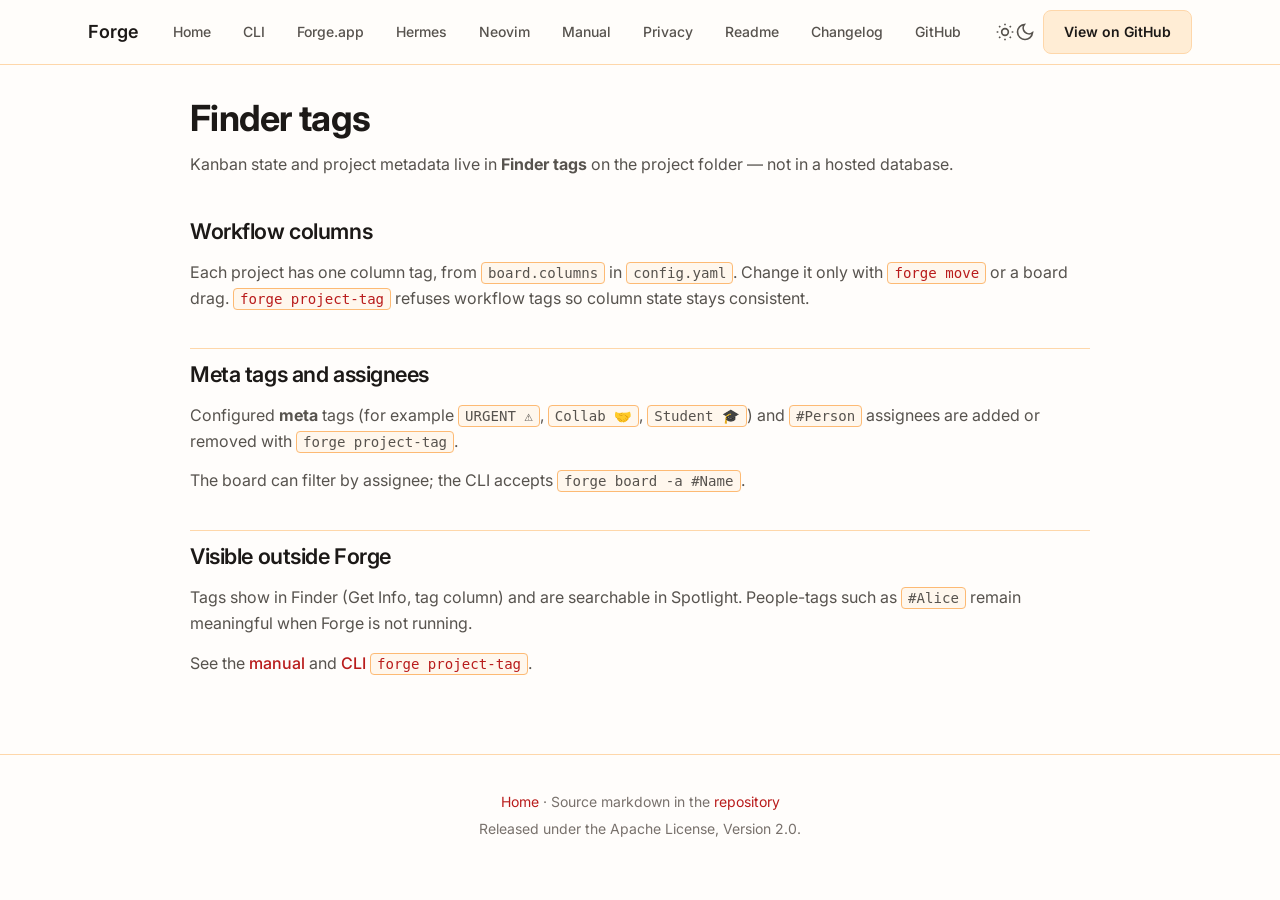
<file: docs/finder-tags.html>
<!DOCTYPE html>
<html lang="en-GB" dir="ltr">
  <head>
    <meta charset="utf-8" />
    <meta name="viewport" content="width=device-width, initial-scale=1" />
    <title>Finder tags · Forge</title>
    <meta name="description" content="Workflow columns, meta tags, assignees, and Finder/Spotlight visibility." />
    <link rel="icon" type="image/svg+xml" href="favicon.svg" />
    <link rel="preconnect" href="https://fonts.googleapis.com" />
    <link rel="preconnect" href="https://fonts.gstatic.com" crossorigin />
    <link
      href="https://fonts.googleapis.com/css2?family=Inter:wght@400;500;600;700&display=swap"
      rel="stylesheet"
    />
    <link rel="stylesheet" href="assets/site.css?v=4" />
    <script>
      (function () {
        try {
          var stored = localStorage.getItem("forge-theme-appearance");
          var mode =
            stored === "light" || stored === "dark" || stored === "system"
              ? stored
              : "system";
          var root = document.documentElement;
          if (mode === "light") {
            root.classList.add("light");
          } else if (mode === "dark") {
            root.classList.add("dark");
          }
        } catch (err) {
          /* localStorage unavailable — CSS alone follows prefers-color-scheme */
        }
      })();
    </script>

  </head>
  <body>
    <a href="#main" class="visually-hidden">Skip to content</a>
    <header class="site-nav">
      <div class="site-nav__inner">
        <a class="site-nav__brand" href="index.html">Forge</a>
        <nav class="site-nav__links" aria-label="Main navigation">
  <a class="site-nav__link" href="index.html">Home</a>
  <a class="site-nav__link" href="cli.html">CLI</a>
  <a class="site-nav__link" href="app.html">Forge.app</a>
  <a class="site-nav__link" href="hermes.html">Hermes</a>
  <a class="site-nav__link" href="neovim.html">Neovim</a>
  <a class="site-nav__link" href="manual.html">Manual</a>
  <a class="site-nav__link" href="privacy.html">Privacy</a>
  <a class="site-nav__link" href="readme.html">Readme</a>
  <a class="site-nav__link" href="changelog.html">Changelog</a>
  <a class="site-nav__link" href="https://github.com/SimonAB/forge" target="_blank" rel="noopener noreferrer">GitHub</a>
</nav>
        <div class="site-nav__actions">
          <button
            type="button"
            class="theme-toggle"
            id="theme-toggle"
            aria-label="Toggle dark mode"
            title="Toggle theme"
          >
            <span class="theme-toggle__icon theme-toggle__icon--sun" aria-hidden="true">
              <svg viewBox="0 0 24 24" fill="none" stroke="currentColor" stroke-width="2">
                <circle cx="12" cy="12" r="4" />
                <path d="M12 2v2M12 20v2M4.93 4.93l1.41 1.41M17.66 17.66l1.41 1.41M2 12h2M20 12h2M4.93 19.07l1.41-1.41M17.66 6.34l1.41-1.41" />
              </svg>
            </span>
            <span class="theme-toggle__icon theme-toggle__icon--moon" aria-hidden="true" hidden>
              <svg viewBox="0 0 24 24" fill="none" stroke="currentColor" stroke-width="2">
                <path d="M21 12.79A9 9 0 1 1 11.21 3 7 7 0 0 0 21 12.79z" />
              </svg>
            </span>
          </button>
          <a
            class="btn btn--alt"
            href="https://github.com/SimonAB/forge"
            target="_blank"
            rel="noopener noreferrer"
            >View on GitHub</a
          >
        </div>
      </div>
    </header>
    <main id="main" class="doc-page">
      <article class="doc-content">
<h1 id="finder-tags">Finder tags</h1>
<p>Kanban state and project metadata live in <strong>Finder tags</strong> on the project folder —
not in a hosted database.</p>
<h2 id="workflow-columns">Workflow columns</h2>
<p>Each project has one column tag, from <code>board.columns</code> in <code>config.yaml</code>. Change it
only with <a href="cli.html#forge-move"><code>forge move</code></a> or a board drag.
<a href="cli.html#forge-project-tag"><code>forge project-tag</code></a> refuses workflow tags so column
state stays consistent.</p>
<h2 id="meta-tags-and-assignees">Meta tags and assignees</h2>
<p>Configured <strong>meta</strong> tags (for example <code>URGENT ⚠️</code>, <code>Collab 🤝</code>, <code>Student 🎓</code>) and
<code>#Person</code> assignees are added or removed with <code>forge project-tag</code>.</p>
<p>The board can filter by assignee; the CLI accepts <code>forge board -a #Name</code>.</p>
<h2 id="visible-outside-forge">Visible outside Forge</h2>
<p>Tags show in Finder (Get Info, tag column) and are searchable in Spotlight.
People-tags such as <code>#Alice</code> remain meaningful when Forge is not running.</p>
<p>See the <a href="manual.html#delegated-work-and-assignees">manual</a> and
<a href="cli.html#forge-project-tag">CLI <code>forge project-tag</code></a>.</p>
      </article>
    </main>
    <footer class="site-footer">
      <p>
        <a href="index.html">Home</a>
        · Source markdown in the
        <a href="https://github.com/SimonAB/forge" target="_blank" rel="noopener noreferrer">repository</a>
      </p>
      <p>Released under the Apache License, Version 2.0.</p>
    </footer>
    <script src="assets/theme.js?v=4"></script>
  </body>
</html>
</file>
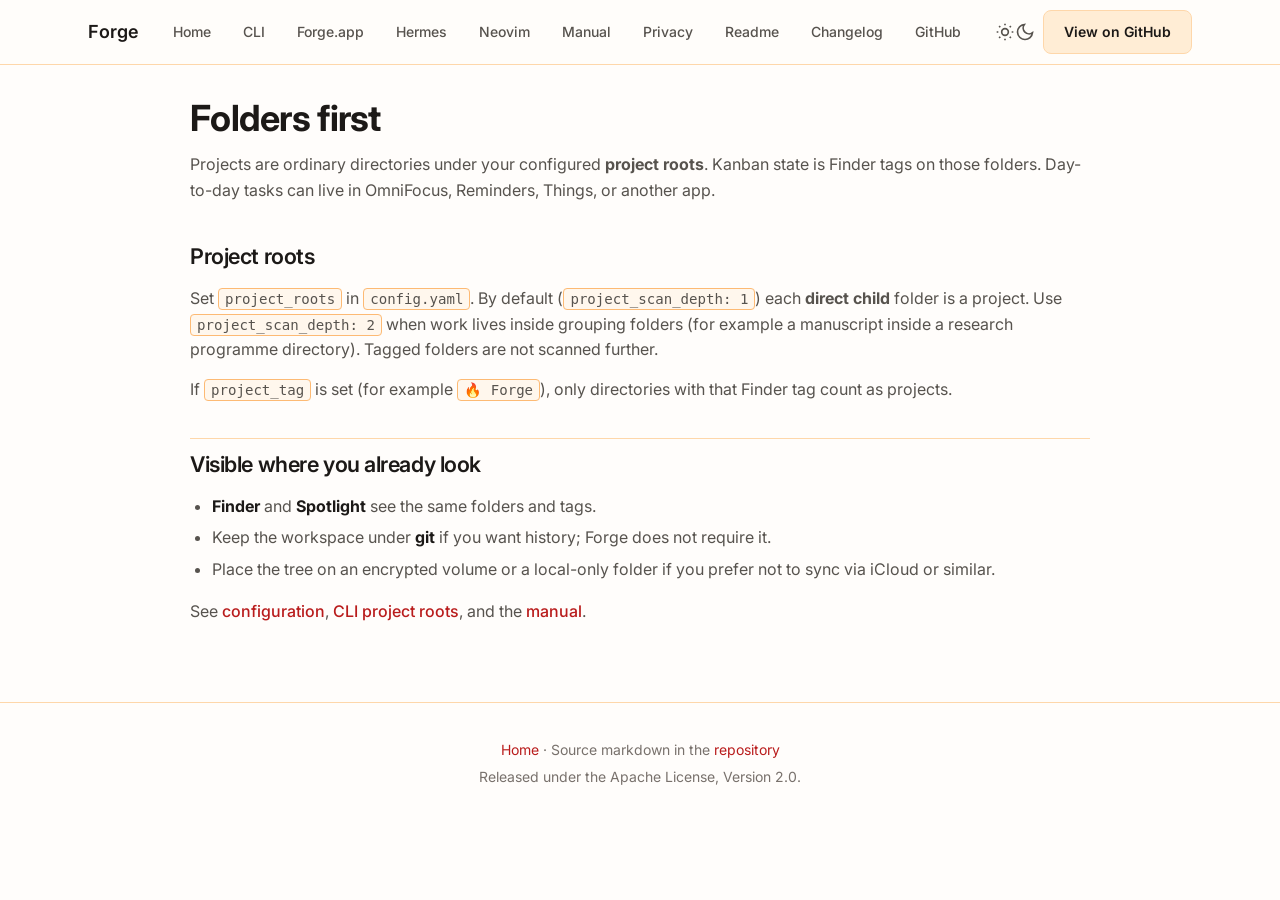
<file: docs/folders.html>
<!DOCTYPE html>
<html lang="en-GB" dir="ltr">
  <head>
    <meta charset="utf-8" />
    <meta name="viewport" content="width=device-width, initial-scale=1" />
    <title>Folders first · Forge</title>
    <meta name="description" content="Projects as ordinary directories, project roots, and local visibility." />
    <link rel="icon" type="image/svg+xml" href="favicon.svg" />
    <link rel="preconnect" href="https://fonts.googleapis.com" />
    <link rel="preconnect" href="https://fonts.gstatic.com" crossorigin />
    <link
      href="https://fonts.googleapis.com/css2?family=Inter:wght@400;500;600;700&display=swap"
      rel="stylesheet"
    />
    <link rel="stylesheet" href="assets/site.css?v=4" />
    <script>
      (function () {
        try {
          var stored = localStorage.getItem("forge-theme-appearance");
          var mode =
            stored === "light" || stored === "dark" || stored === "system"
              ? stored
              : "system";
          var root = document.documentElement;
          if (mode === "light") {
            root.classList.add("light");
          } else if (mode === "dark") {
            root.classList.add("dark");
          }
        } catch (err) {
          /* localStorage unavailable — CSS alone follows prefers-color-scheme */
        }
      })();
    </script>

  </head>
  <body>
    <a href="#main" class="visually-hidden">Skip to content</a>
    <header class="site-nav">
      <div class="site-nav__inner">
        <a class="site-nav__brand" href="index.html">Forge</a>
        <nav class="site-nav__links" aria-label="Main navigation">
  <a class="site-nav__link" href="index.html">Home</a>
  <a class="site-nav__link" href="cli.html">CLI</a>
  <a class="site-nav__link" href="app.html">Forge.app</a>
  <a class="site-nav__link" href="hermes.html">Hermes</a>
  <a class="site-nav__link" href="neovim.html">Neovim</a>
  <a class="site-nav__link" href="manual.html">Manual</a>
  <a class="site-nav__link" href="privacy.html">Privacy</a>
  <a class="site-nav__link" href="readme.html">Readme</a>
  <a class="site-nav__link" href="changelog.html">Changelog</a>
  <a class="site-nav__link" href="https://github.com/SimonAB/forge" target="_blank" rel="noopener noreferrer">GitHub</a>
</nav>
        <div class="site-nav__actions">
          <button
            type="button"
            class="theme-toggle"
            id="theme-toggle"
            aria-label="Toggle dark mode"
            title="Toggle theme"
          >
            <span class="theme-toggle__icon theme-toggle__icon--sun" aria-hidden="true">
              <svg viewBox="0 0 24 24" fill="none" stroke="currentColor" stroke-width="2">
                <circle cx="12" cy="12" r="4" />
                <path d="M12 2v2M12 20v2M4.93 4.93l1.41 1.41M17.66 17.66l1.41 1.41M2 12h2M20 12h2M4.93 19.07l1.41-1.41M17.66 6.34l1.41-1.41" />
              </svg>
            </span>
            <span class="theme-toggle__icon theme-toggle__icon--moon" aria-hidden="true" hidden>
              <svg viewBox="0 0 24 24" fill="none" stroke="currentColor" stroke-width="2">
                <path d="M21 12.79A9 9 0 1 1 11.21 3 7 7 0 0 0 21 12.79z" />
              </svg>
            </span>
          </button>
          <a
            class="btn btn--alt"
            href="https://github.com/SimonAB/forge"
            target="_blank"
            rel="noopener noreferrer"
            >View on GitHub</a
          >
        </div>
      </div>
    </header>
    <main id="main" class="doc-page">
      <article class="doc-content">
<h1 id="folders-first">Folders first</h1>
<p>Projects are ordinary directories under your configured <strong>project roots</strong>.
Kanban state is Finder tags on those folders. Day-to-day tasks can live in
OmniFocus, Reminders, Things, or another app.</p>
<h2 id="project-roots">Project roots</h2>
<p>Set <code>project_roots</code> in <code>config.yaml</code>. By default (<code>project_scan_depth: 1</code>) each
<strong>direct child</strong> folder is a project. Use <code>project_scan_depth: 2</code> when work lives
inside grouping folders (for example a manuscript inside a research programme
directory). Tagged folders are not scanned further.</p>
<p>If <code>project_tag</code> is set (for example <code>🔥 Forge</code>), only directories with that
Finder tag count as projects.</p>
<h2 id="visible-where-you-already-look">Visible where you already look</h2>
<ul>
<li><strong>Finder</strong> and <strong>Spotlight</strong> see the same folders and tags.</li>
<li>Keep the workspace under <strong>git</strong> if you want history; Forge does not require it.</li>
<li>Place the tree on an encrypted volume or a local-only folder if you prefer not
  to sync via iCloud or similar.</li>
</ul>
<p>See <a href="readme.html#configuration">configuration</a>,
<a href="cli.html#configuration-project-roots">CLI project roots</a>, and the
<a href="manual.html#core-concepts">manual</a>.</p>
      </article>
    </main>
    <footer class="site-footer">
      <p>
        <a href="index.html">Home</a>
        · Source markdown in the
        <a href="https://github.com/SimonAB/forge" target="_blank" rel="noopener noreferrer">repository</a>
      </p>
      <p>Released under the Apache License, Version 2.0.</p>
    </footer>
    <script src="assets/theme.js?v=4"></script>
  </body>
</html>
</file>
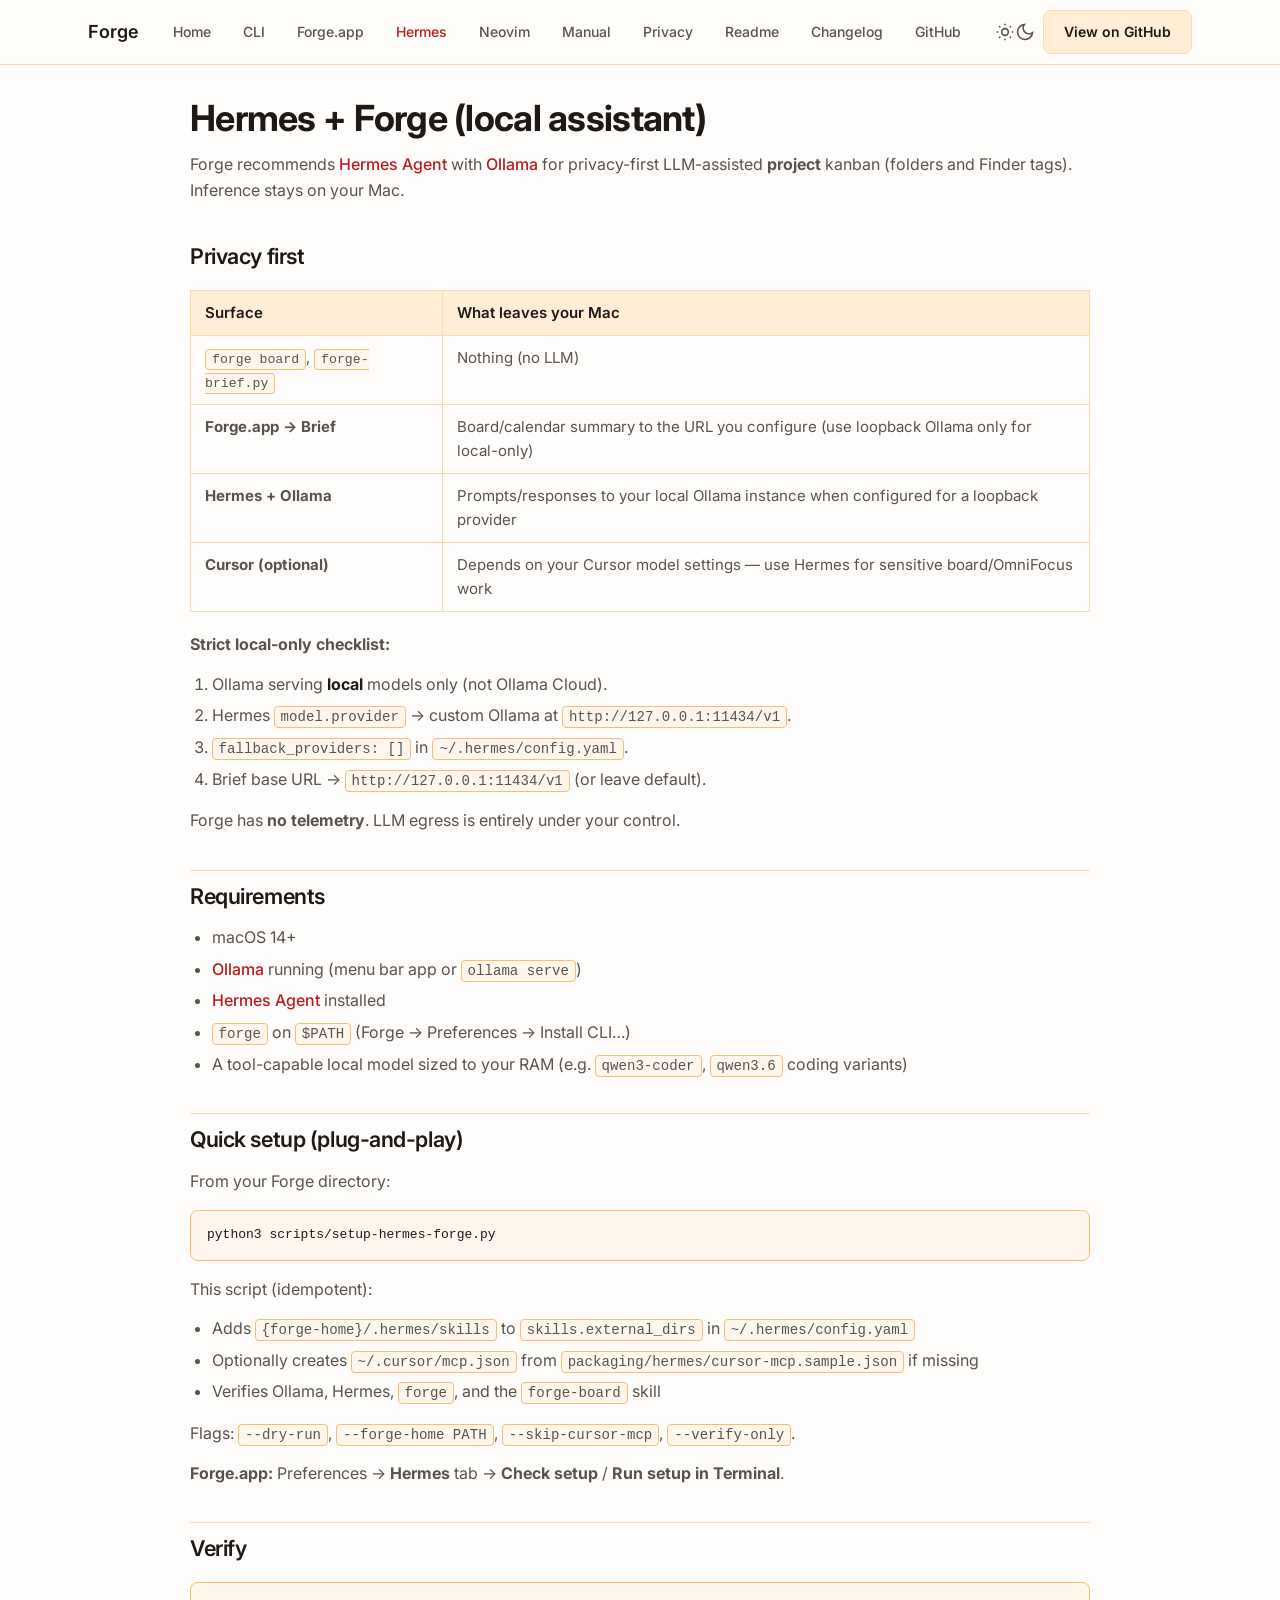
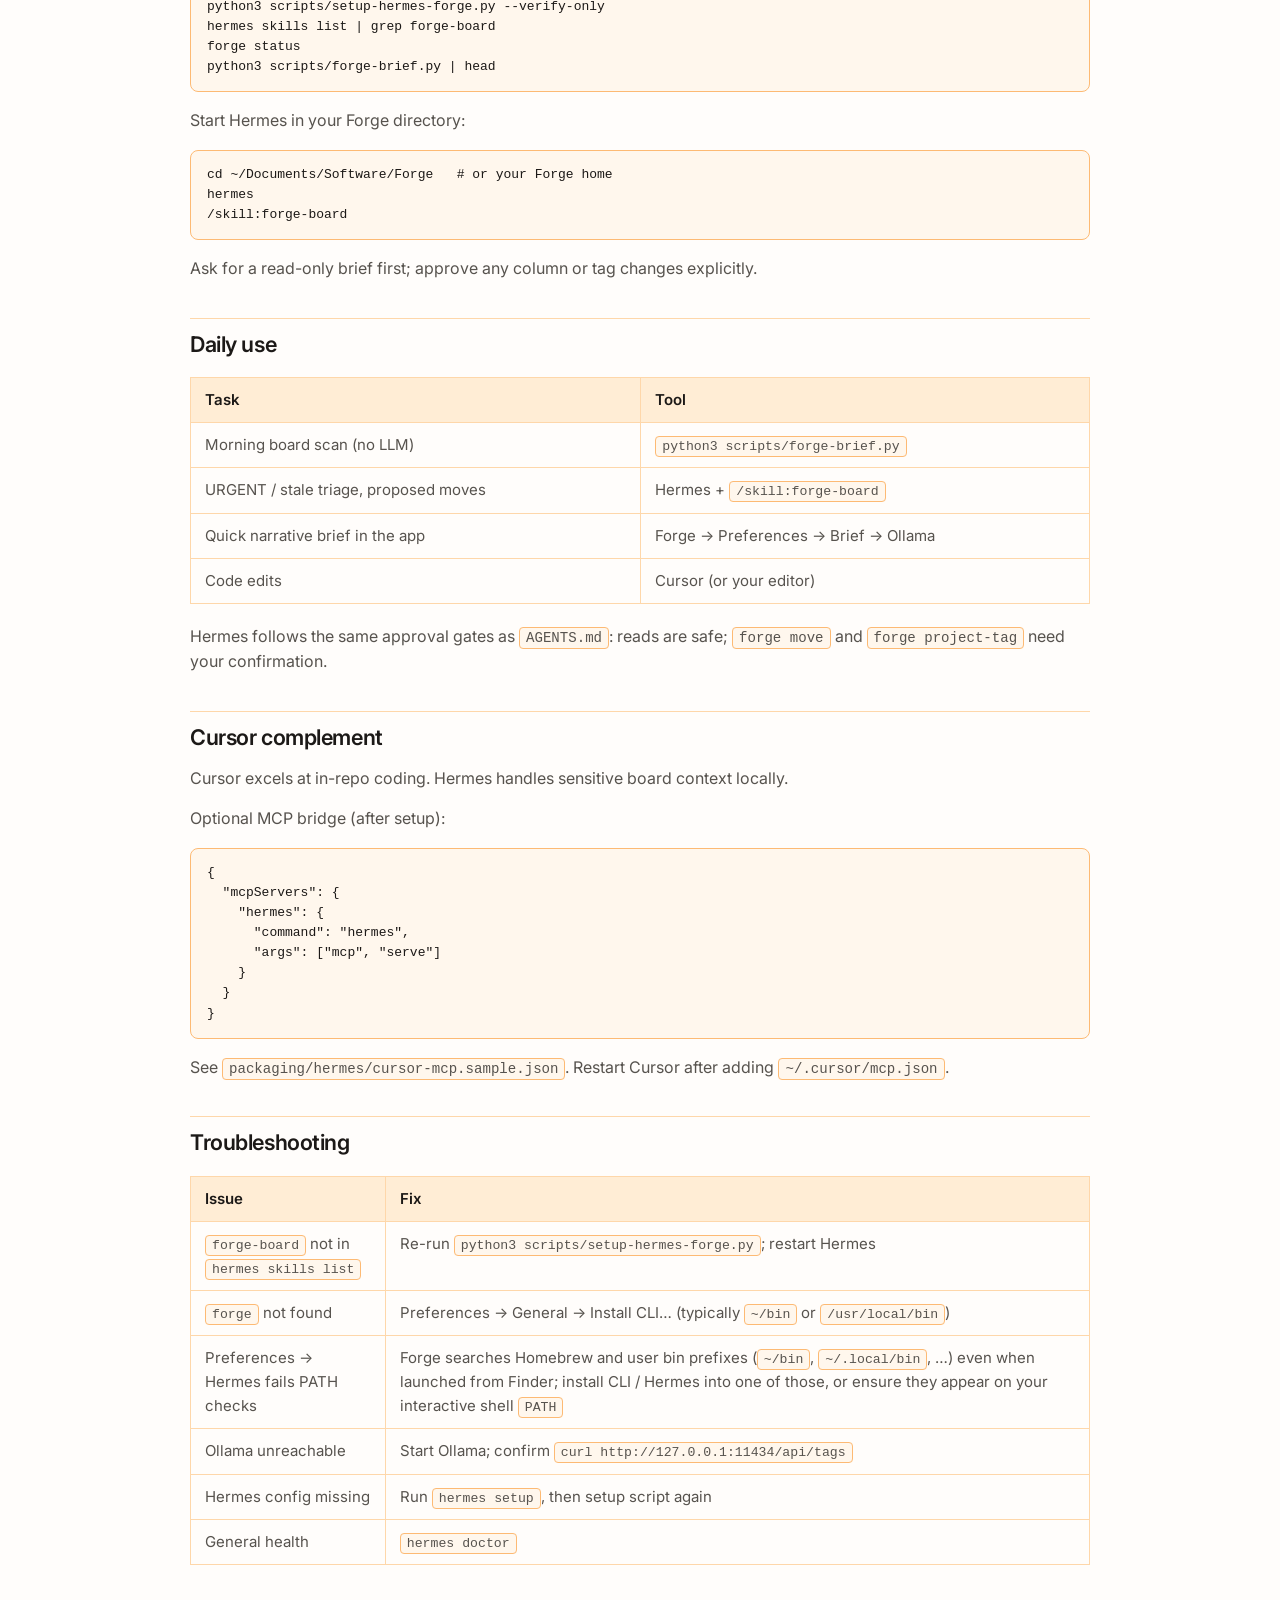
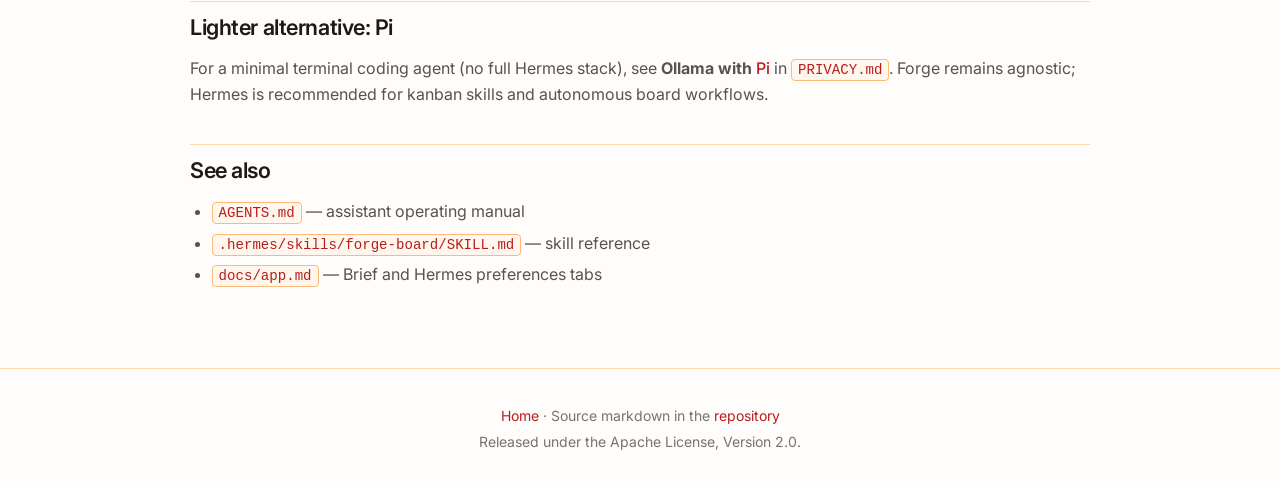
<file: docs/hermes.html>
<!DOCTYPE html>
<html lang="en-GB" dir="ltr">
  <head>
    <meta charset="utf-8" />
    <meta name="viewport" content="width=device-width, initial-scale=1" />
    <title>Hermes + Ollama · Forge</title>
    <meta name="description" content="Privacy-first local assistant setup for Forge with Hermes and Ollama." />
    <link rel="icon" type="image/svg+xml" href="favicon.svg" />
    <link rel="preconnect" href="https://fonts.googleapis.com" />
    <link rel="preconnect" href="https://fonts.gstatic.com" crossorigin />
    <link
      href="https://fonts.googleapis.com/css2?family=Inter:wght@400;500;600;700&display=swap"
      rel="stylesheet"
    />
    <link rel="stylesheet" href="assets/site.css?v=4" />
    <script>
      (function () {
        try {
          var stored = localStorage.getItem("forge-theme-appearance");
          var mode =
            stored === "light" || stored === "dark" || stored === "system"
              ? stored
              : "system";
          var root = document.documentElement;
          if (mode === "light") {
            root.classList.add("light");
          } else if (mode === "dark") {
            root.classList.add("dark");
          }
        } catch (err) {
          /* localStorage unavailable — CSS alone follows prefers-color-scheme */
        }
      })();
    </script>

  </head>
  <body>
    <a href="#main" class="visually-hidden">Skip to content</a>
    <header class="site-nav">
      <div class="site-nav__inner">
        <a class="site-nav__brand" href="index.html">Forge</a>
        <nav class="site-nav__links" aria-label="Main navigation">
  <a class="site-nav__link" href="index.html">Home</a>
  <a class="site-nav__link" href="cli.html">CLI</a>
  <a class="site-nav__link" href="app.html">Forge.app</a>
  <a class="site-nav__link is-active" href="hermes.html">Hermes</a>
  <a class="site-nav__link" href="neovim.html">Neovim</a>
  <a class="site-nav__link" href="manual.html">Manual</a>
  <a class="site-nav__link" href="privacy.html">Privacy</a>
  <a class="site-nav__link" href="readme.html">Readme</a>
  <a class="site-nav__link" href="changelog.html">Changelog</a>
  <a class="site-nav__link" href="https://github.com/SimonAB/forge" target="_blank" rel="noopener noreferrer">GitHub</a>
</nav>
        <div class="site-nav__actions">
          <button
            type="button"
            class="theme-toggle"
            id="theme-toggle"
            aria-label="Toggle dark mode"
            title="Toggle theme"
          >
            <span class="theme-toggle__icon theme-toggle__icon--sun" aria-hidden="true">
              <svg viewBox="0 0 24 24" fill="none" stroke="currentColor" stroke-width="2">
                <circle cx="12" cy="12" r="4" />
                <path d="M12 2v2M12 20v2M4.93 4.93l1.41 1.41M17.66 17.66l1.41 1.41M2 12h2M20 12h2M4.93 19.07l1.41-1.41M17.66 6.34l1.41-1.41" />
              </svg>
            </span>
            <span class="theme-toggle__icon theme-toggle__icon--moon" aria-hidden="true" hidden>
              <svg viewBox="0 0 24 24" fill="none" stroke="currentColor" stroke-width="2">
                <path d="M21 12.79A9 9 0 1 1 11.21 3 7 7 0 0 0 21 12.79z" />
              </svg>
            </span>
          </button>
          <a
            class="btn btn--alt"
            href="https://github.com/SimonAB/forge"
            target="_blank"
            rel="noopener noreferrer"
            >View on GitHub</a
          >
        </div>
      </div>
    </header>
    <main id="main" class="doc-page">
      <article class="doc-content">
<h1 id="hermes-forge-local-assistant">Hermes + Forge (local assistant)</h1>
<p>Forge recommends <strong><a href="https://hermes-agent.nousresearch.com/">Hermes Agent</a></strong> with <strong><a href="https://ollama.com">Ollama</a></strong> for privacy-first LLM-assisted <strong>project</strong> kanban (folders and Finder tags). Inference stays on your Mac.</p>
<h2 id="privacy-first">Privacy first</h2>
<table>
<thead>
<tr>
<th>Surface</th>
<th>What leaves your Mac</th>
</tr>
</thead>
<tbody>
<tr>
<td><code>forge board</code>, <code>forge-brief.py</code></td>
<td>Nothing (no LLM)</td>
</tr>
<tr>
<td><strong>Forge.app → Brief</strong></td>
<td>Board/calendar summary to the URL you configure (use loopback Ollama only for local-only)</td>
</tr>
<tr>
<td><strong>Hermes + Ollama</strong></td>
<td>Prompts/responses to your local Ollama instance when configured for a loopback provider</td>
</tr>
<tr>
<td><strong>Cursor (optional)</strong></td>
<td>Depends on your Cursor model settings — use Hermes for sensitive board/OmniFocus work</td>
</tr>
</tbody>
</table>
<p><strong>Strict local-only checklist:</strong></p>
<ol>
<li>Ollama serving <strong>local</strong> models only (not Ollama Cloud).</li>
<li>Hermes <code>model.provider</code> → custom Ollama at <code>http://127.0.0.1:11434/v1</code>.</li>
<li><code>fallback_providers: []</code> in <code>~/.hermes/config.yaml</code>.</li>
<li>Brief base URL → <code>http://127.0.0.1:11434/v1</code> (or leave default).</li>
</ol>
<p>Forge has <strong>no telemetry</strong>. LLM egress is entirely under your control.</p>
<h2 id="requirements">Requirements</h2>
<ul>
<li>macOS 14+</li>
<li><a href="https://ollama.com">Ollama</a> running (menu bar app or <code>ollama serve</code>)</li>
<li><a href="https://hermes-agent.nousresearch.com/docs/guides/local-ollama-setup">Hermes Agent</a> installed</li>
<li><code>forge</code> on <code>$PATH</code> (Forge → Preferences → Install CLI…)</li>
<li>A tool-capable local model sized to your RAM (e.g. <code>qwen3-coder</code>, <code>qwen3.6</code> coding variants)</li>
</ul>
<h2 id="quick-setup-plug-and-play">Quick setup (plug-and-play)</h2>
<p>From your Forge directory:</p>
<pre><code class="language-bash">python3 scripts/setup-hermes-forge.py
</code></pre>
<p>This script (idempotent):</p>
<ul>
<li>Adds <code>{forge-home}/.hermes/skills</code> to <code>skills.external_dirs</code> in <code>~/.hermes/config.yaml</code></li>
<li>Optionally creates <code>~/.cursor/mcp.json</code> from <code>packaging/hermes/cursor-mcp.sample.json</code> if missing</li>
<li>Verifies Ollama, Hermes, <code>forge</code>, and the <code>forge-board</code> skill</li>
</ul>
<p>Flags: <code>--dry-run</code>, <code>--forge-home PATH</code>, <code>--skip-cursor-mcp</code>, <code>--verify-only</code>.</p>
<p><strong>Forge.app:</strong> Preferences → <strong>Hermes</strong> tab → <strong>Check setup</strong> / <strong>Run setup in Terminal</strong>.</p>
<h2 id="verify">Verify</h2>
<pre><code class="language-bash">python3 scripts/setup-hermes-forge.py --verify-only
hermes skills list | grep forge-board
forge status
python3 scripts/forge-brief.py | head
</code></pre>
<p>Start Hermes in your Forge directory:</p>
<pre><code class="language-bash">cd ~/Documents/Software/Forge   # or your Forge home
hermes
/skill:forge-board
</code></pre>
<p>Ask for a read-only brief first; approve any column or tag changes explicitly.</p>
<h2 id="daily-use">Daily use</h2>
<table>
<thead>
<tr>
<th>Task</th>
<th>Tool</th>
</tr>
</thead>
<tbody>
<tr>
<td>Morning board scan (no LLM)</td>
<td><code>python3 scripts/forge-brief.py</code></td>
</tr>
<tr>
<td>URGENT / stale triage, proposed moves</td>
<td>Hermes + <code>/skill:forge-board</code></td>
</tr>
<tr>
<td>Quick narrative brief in the app</td>
<td>Forge → Preferences → Brief → Ollama</td>
</tr>
<tr>
<td>Code edits</td>
<td>Cursor (or your editor)</td>
</tr>
</tbody>
</table>
<p>Hermes follows the same approval gates as <code>AGENTS.md</code>: reads are safe; <code>forge move</code> and <code>forge project-tag</code> need your confirmation.</p>
<h2 id="cursor-complement">Cursor complement</h2>
<p>Cursor excels at in-repo coding. Hermes handles sensitive board context locally.</p>
<p>Optional MCP bridge (after setup):</p>
<pre><code class="language-json">{
  &quot;mcpServers&quot;: {
    &quot;hermes&quot;: {
      &quot;command&quot;: &quot;hermes&quot;,
      &quot;args&quot;: [&quot;mcp&quot;, &quot;serve&quot;]
    }
  }
}
</code></pre>
<p>See <code>packaging/hermes/cursor-mcp.sample.json</code>. Restart Cursor after adding <code>~/.cursor/mcp.json</code>.</p>
<h2 id="troubleshooting">Troubleshooting</h2>
<table>
<thead>
<tr>
<th>Issue</th>
<th>Fix</th>
</tr>
</thead>
<tbody>
<tr>
<td><code>forge-board</code> not in <code>hermes skills list</code></td>
<td>Re-run <code>python3 scripts/setup-hermes-forge.py</code>; restart Hermes</td>
</tr>
<tr>
<td><code>forge</code> not found</td>
<td>Preferences → General → Install CLI… (typically <code>~/bin</code> or <code>/usr/local/bin</code>)</td>
</tr>
<tr>
<td>Preferences → Hermes fails PATH checks</td>
<td>Forge searches Homebrew and user bin prefixes (<code>~/bin</code>, <code>~/.local/bin</code>, …) even when launched from Finder; install CLI / Hermes into one of those, or ensure they appear on your interactive shell <code>PATH</code></td>
</tr>
<tr>
<td>Ollama unreachable</td>
<td>Start Ollama; confirm <code>curl http://127.0.0.1:11434/api/tags</code></td>
</tr>
<tr>
<td>Hermes config missing</td>
<td>Run <code>hermes setup</code>, then setup script again</td>
</tr>
<tr>
<td>General health</td>
<td><code>hermes doctor</code></td>
</tr>
</tbody>
</table>
<h2 id="lighter-alternative-pi">Lighter alternative: Pi</h2>
<p>For a minimal terminal coding agent (no full Hermes stack), see <strong>Ollama with <a href="https://github.com/badlogic/pi-mono">Pi</a></strong> in <a href="privacy.html#ai-assistants"><code>PRIVACY.md</code></a>. Forge remains agnostic; Hermes is recommended for kanban skills and autonomous board workflows.</p>
<h2 id="see-also">See also</h2>
<ul>
<li><a href="https://github.com/SimonAB/forge/blob/main/AGENTS.md"><code>AGENTS.md</code></a> — assistant operating manual</li>
<li><a href="https://github.com/SimonAB/forge/blob/main/.hermes/skills/forge-board/SKILL.md"><code>.hermes/skills/forge-board/SKILL.md</code></a> — skill reference</li>
<li><a href="app.html"><code>docs/app.md</code></a> — Brief and Hermes preferences tabs</li>
</ul>
      </article>
    </main>
    <footer class="site-footer">
      <p>
        <a href="index.html">Home</a>
        · Source markdown in the
        <a href="https://github.com/SimonAB/forge" target="_blank" rel="noopener noreferrer">repository</a>
      </p>
      <p>Released under the Apache License, Version 2.0.</p>
    </footer>
    <script src="assets/theme.js?v=4"></script>
  </body>
</html>
</file>
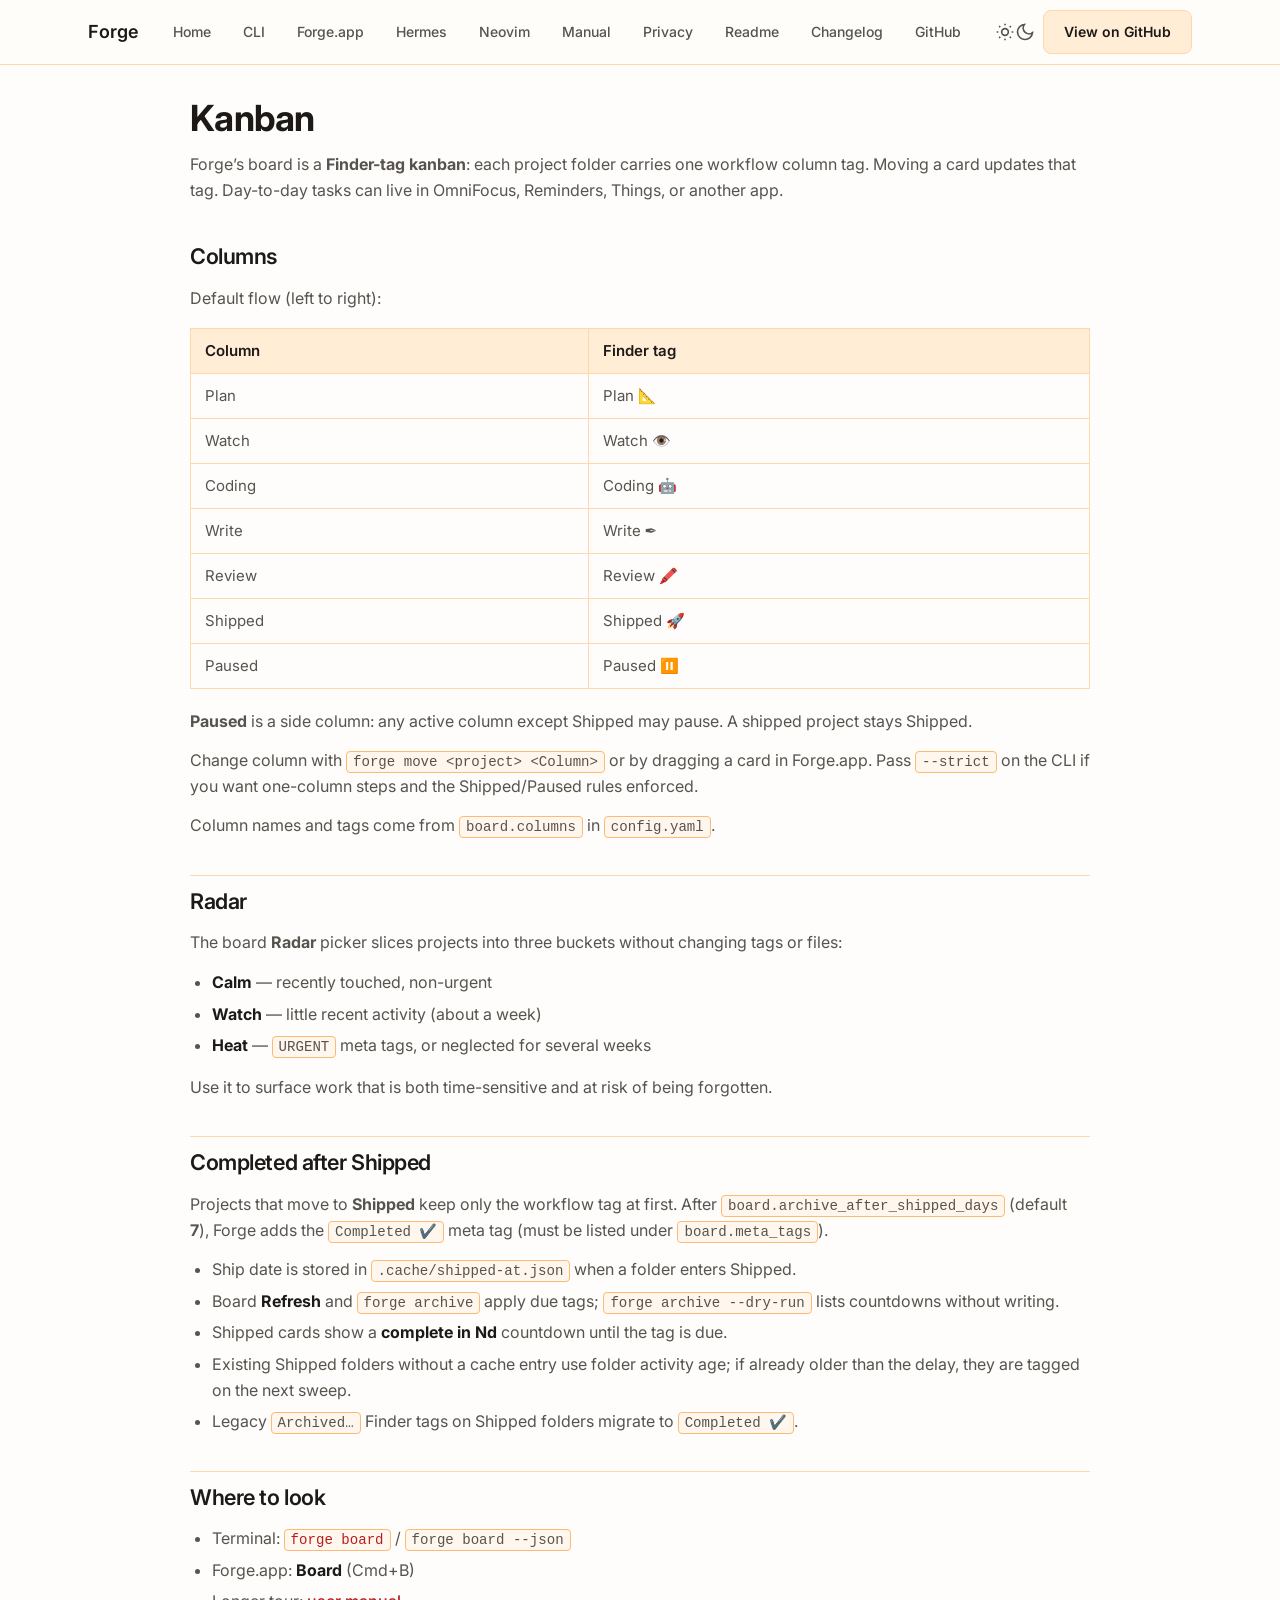
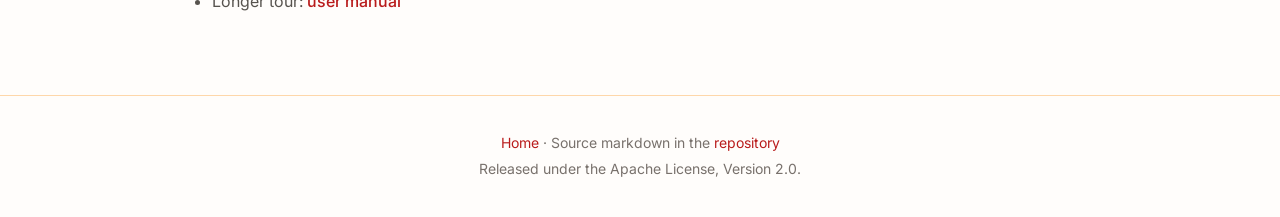
<file: docs/kanban.html>
<!DOCTYPE html>
<html lang="en-GB" dir="ltr">
  <head>
    <meta charset="utf-8" />
    <meta name="viewport" content="width=device-width, initial-scale=1" />
    <title>Kanban · Forge</title>
    <meta name="description" content="Finder-tag kanban columns, Radar, and where to work the board." />
    <link rel="icon" type="image/svg+xml" href="favicon.svg" />
    <link rel="preconnect" href="https://fonts.googleapis.com" />
    <link rel="preconnect" href="https://fonts.gstatic.com" crossorigin />
    <link
      href="https://fonts.googleapis.com/css2?family=Inter:wght@400;500;600;700&display=swap"
      rel="stylesheet"
    />
    <link rel="stylesheet" href="assets/site.css?v=4" />
    <script>
      (function () {
        try {
          var stored = localStorage.getItem("forge-theme-appearance");
          var mode =
            stored === "light" || stored === "dark" || stored === "system"
              ? stored
              : "system";
          var root = document.documentElement;
          if (mode === "light") {
            root.classList.add("light");
          } else if (mode === "dark") {
            root.classList.add("dark");
          }
        } catch (err) {
          /* localStorage unavailable — CSS alone follows prefers-color-scheme */
        }
      })();
    </script>

  </head>
  <body>
    <a href="#main" class="visually-hidden">Skip to content</a>
    <header class="site-nav">
      <div class="site-nav__inner">
        <a class="site-nav__brand" href="index.html">Forge</a>
        <nav class="site-nav__links" aria-label="Main navigation">
  <a class="site-nav__link" href="index.html">Home</a>
  <a class="site-nav__link" href="cli.html">CLI</a>
  <a class="site-nav__link" href="app.html">Forge.app</a>
  <a class="site-nav__link" href="hermes.html">Hermes</a>
  <a class="site-nav__link" href="neovim.html">Neovim</a>
  <a class="site-nav__link" href="manual.html">Manual</a>
  <a class="site-nav__link" href="privacy.html">Privacy</a>
  <a class="site-nav__link" href="readme.html">Readme</a>
  <a class="site-nav__link" href="changelog.html">Changelog</a>
  <a class="site-nav__link" href="https://github.com/SimonAB/forge" target="_blank" rel="noopener noreferrer">GitHub</a>
</nav>
        <div class="site-nav__actions">
          <button
            type="button"
            class="theme-toggle"
            id="theme-toggle"
            aria-label="Toggle dark mode"
            title="Toggle theme"
          >
            <span class="theme-toggle__icon theme-toggle__icon--sun" aria-hidden="true">
              <svg viewBox="0 0 24 24" fill="none" stroke="currentColor" stroke-width="2">
                <circle cx="12" cy="12" r="4" />
                <path d="M12 2v2M12 20v2M4.93 4.93l1.41 1.41M17.66 17.66l1.41 1.41M2 12h2M20 12h2M4.93 19.07l1.41-1.41M17.66 6.34l1.41-1.41" />
              </svg>
            </span>
            <span class="theme-toggle__icon theme-toggle__icon--moon" aria-hidden="true" hidden>
              <svg viewBox="0 0 24 24" fill="none" stroke="currentColor" stroke-width="2">
                <path d="M21 12.79A9 9 0 1 1 11.21 3 7 7 0 0 0 21 12.79z" />
              </svg>
            </span>
          </button>
          <a
            class="btn btn--alt"
            href="https://github.com/SimonAB/forge"
            target="_blank"
            rel="noopener noreferrer"
            >View on GitHub</a
          >
        </div>
      </div>
    </header>
    <main id="main" class="doc-page">
      <article class="doc-content">
<h1 id="kanban">Kanban</h1>
<p>Forge’s board is a <strong>Finder-tag kanban</strong>: each project folder carries one workflow
column tag. Moving a card updates that tag. Day-to-day tasks can live in
OmniFocus, Reminders, Things, or another app.</p>
<h2 id="columns">Columns</h2>
<p>Default flow (left to right):</p>
<table>
<thead>
<tr>
<th>Column</th>
<th>Finder tag</th>
</tr>
</thead>
<tbody>
<tr>
<td>Plan</td>
<td>Plan 📐</td>
</tr>
<tr>
<td>Watch</td>
<td>Watch 👁️</td>
</tr>
<tr>
<td>Coding</td>
<td>Coding 🤖</td>
</tr>
<tr>
<td>Write</td>
<td>Write ✒️</td>
</tr>
<tr>
<td>Review</td>
<td>Review 🖍️</td>
</tr>
<tr>
<td>Shipped</td>
<td>Shipped 🚀</td>
</tr>
<tr>
<td>Paused</td>
<td>Paused ⏸️</td>
</tr>
</tbody>
</table>
<p><strong>Paused</strong> is a side column: any active column except Shipped may pause.
A shipped project stays Shipped.</p>
<p>Change column with <code>forge move &lt;project&gt; &lt;Column&gt;</code> or by dragging a card in
Forge.app. Pass <code>--strict</code> on the CLI if you want one-column steps and the
Shipped/Paused rules enforced.</p>
<p>Column names and tags come from <code>board.columns</code> in <code>config.yaml</code>.</p>
<h2 id="radar">Radar</h2>
<p>The board <strong>Radar</strong> picker slices projects into three buckets without changing
tags or files:</p>
<ul>
<li><strong>Calm</strong> — recently touched, non-urgent</li>
<li><strong>Watch</strong> — little recent activity (about a week)</li>
<li><strong>Heat</strong> — <code>URGENT</code> meta tags, or neglected for several weeks</li>
</ul>
<p>Use it to surface work that is both time-sensitive and at risk of being
forgotten.</p>
<h2 id="completed-after-shipped">Completed after Shipped</h2>
<p>Projects that move to <strong>Shipped</strong> keep only the workflow tag at first. After
<code>board.archive_after_shipped_days</code> (default <strong>7</strong>), Forge adds the <code>Completed ✔️</code>
meta tag (must be listed under <code>board.meta_tags</code>).</p>
<ul>
<li>Ship date is stored in <code>.cache/shipped-at.json</code> when a folder enters Shipped.</li>
<li>Board <strong>Refresh</strong> and <code>forge archive</code> apply due tags; <code>forge archive --dry-run</code>
  lists countdowns without writing.</li>
<li>Shipped cards show a <strong>complete in Nd</strong> countdown until the tag is due.</li>
<li>Existing Shipped folders without a cache entry use folder activity age; if
  already older than the delay, they are tagged on the next sweep.</li>
<li>Legacy <code>Archived…</code> Finder tags on Shipped folders migrate to <code>Completed ✔️</code>.</li>
</ul>
<h2 id="where-to-look">Where to look</h2>
<ul>
<li>Terminal: <a href="cli.html#forge-board"><code>forge board</code></a> / <code>forge board --json</code></li>
<li>Forge.app: <strong>Board</strong> (Cmd+B)</li>
<li>Longer tour: <a href="manual.html">user manual</a></li>
</ul>
      </article>
    </main>
    <footer class="site-footer">
      <p>
        <a href="index.html">Home</a>
        · Source markdown in the
        <a href="https://github.com/SimonAB/forge" target="_blank" rel="noopener noreferrer">repository</a>
      </p>
      <p>Released under the Apache License, Version 2.0.</p>
    </footer>
    <script src="assets/theme.js?v=4"></script>
  </body>
</html>
</file>
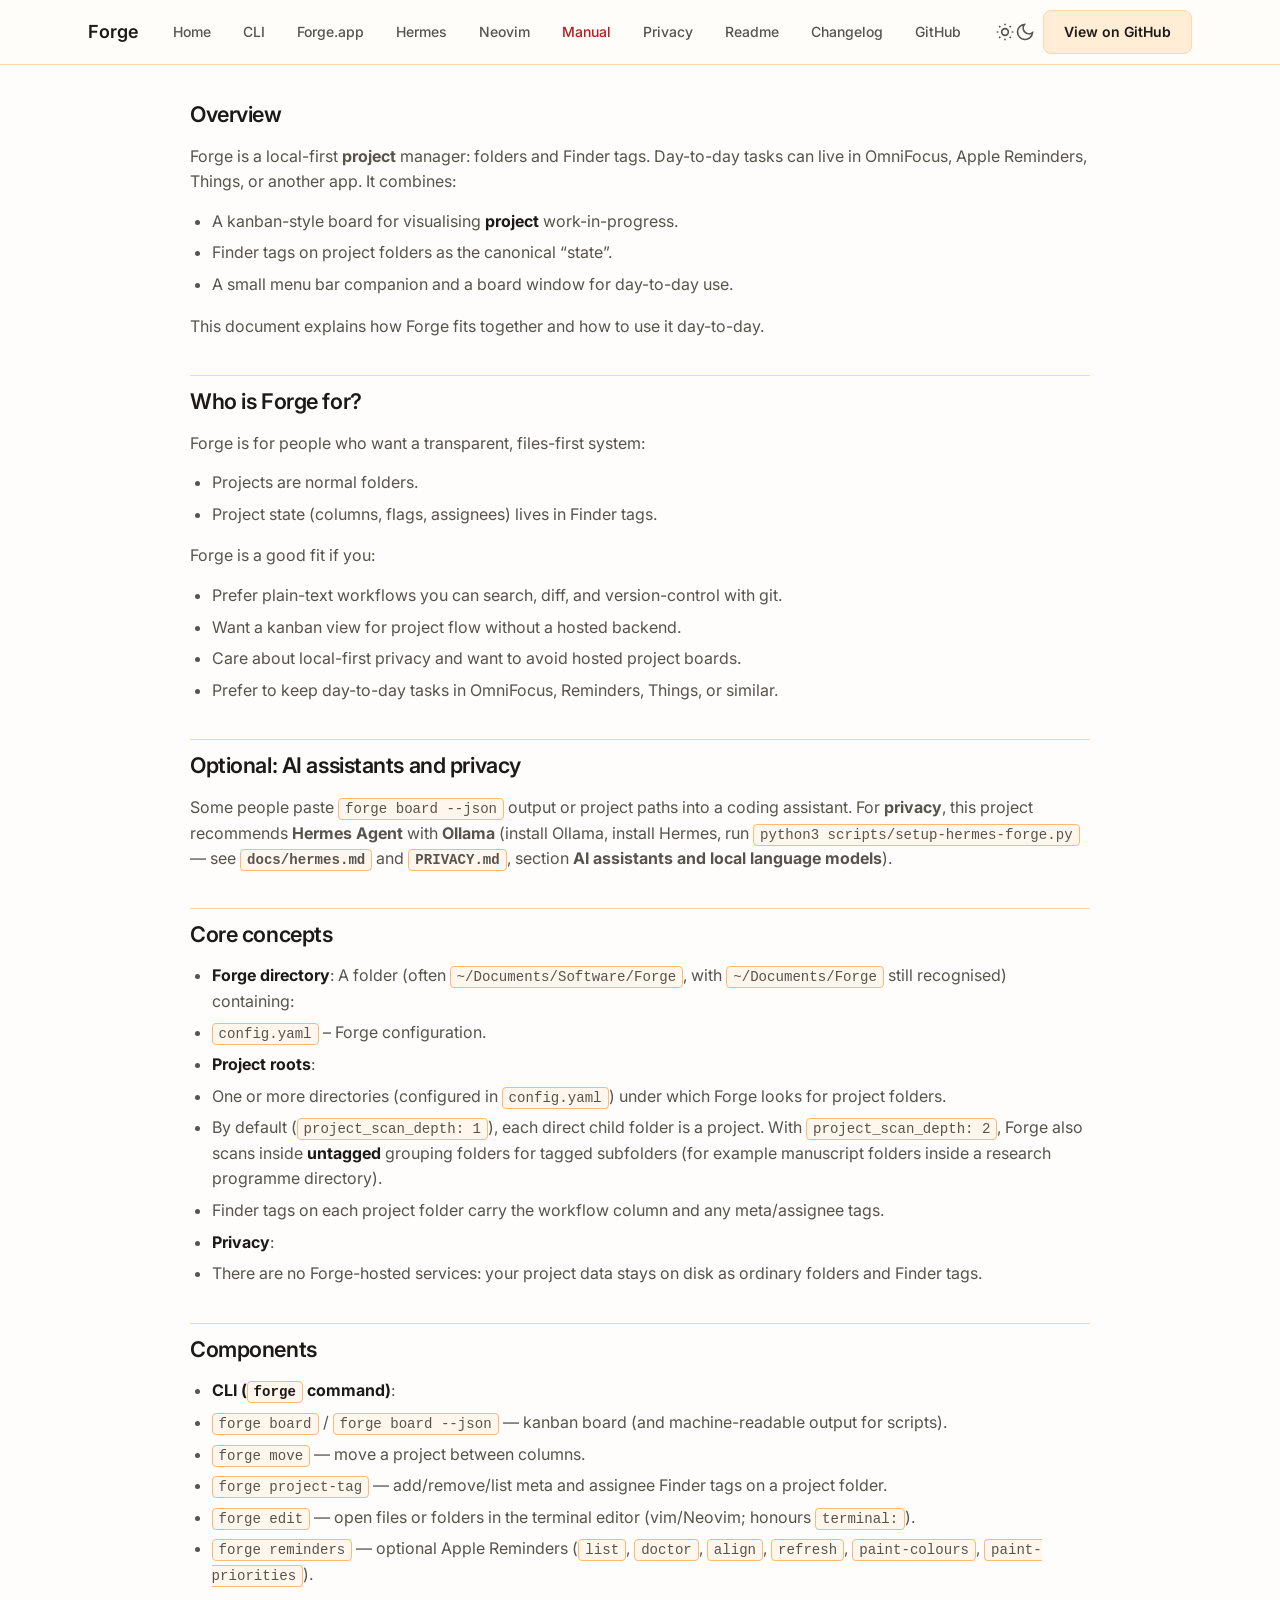
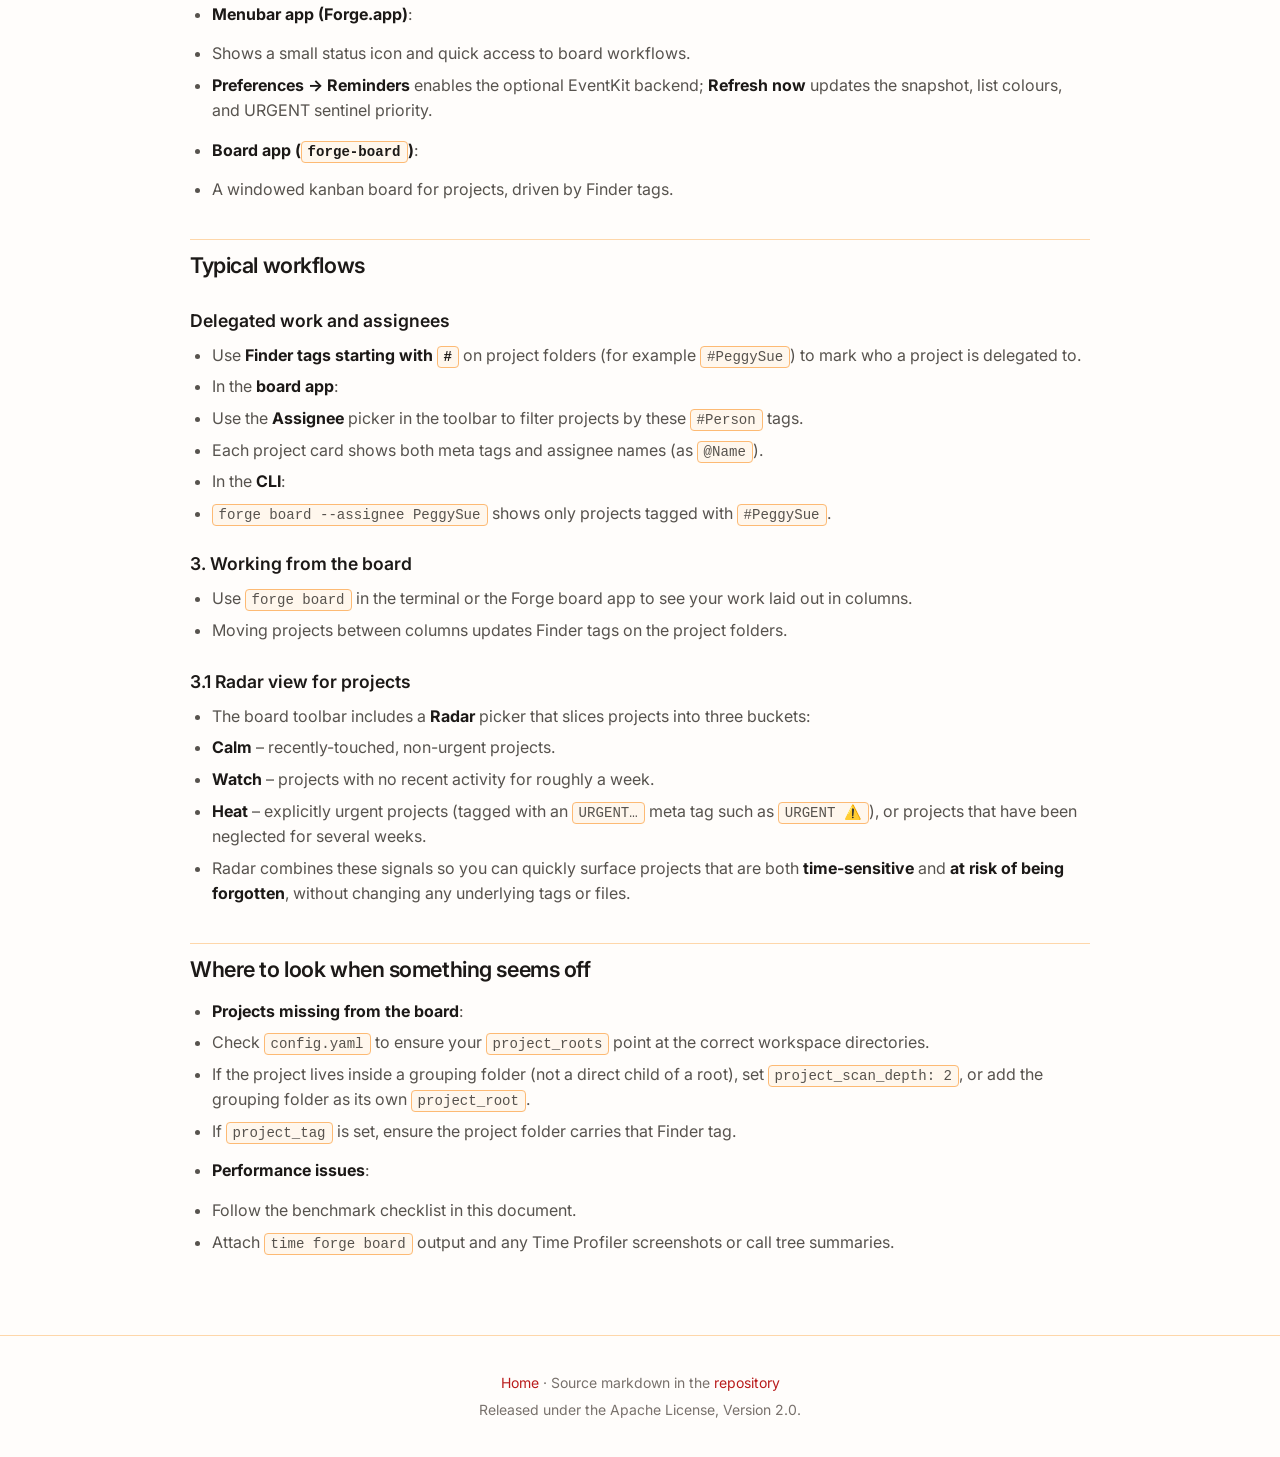
<file: docs/manual.html>
<!DOCTYPE html>
<html lang="en-GB" dir="ltr">
  <head>
    <meta charset="utf-8" />
    <meta name="viewport" content="width=device-width, initial-scale=1" />
    <title>Forge manual · Forge</title>
    <meta name="description" content="Longer-form guide to folder-first kanban project management." />
    <link rel="icon" type="image/svg+xml" href="favicon.svg" />
    <link rel="preconnect" href="https://fonts.googleapis.com" />
    <link rel="preconnect" href="https://fonts.gstatic.com" crossorigin />
    <link
      href="https://fonts.googleapis.com/css2?family=Inter:wght@400;500;600;700&display=swap"
      rel="stylesheet"
    />
    <link rel="stylesheet" href="assets/site.css?v=4" />
    <script>
      (function () {
        try {
          var stored = localStorage.getItem("forge-theme-appearance");
          var mode =
            stored === "light" || stored === "dark" || stored === "system"
              ? stored
              : "system";
          var root = document.documentElement;
          if (mode === "light") {
            root.classList.add("light");
          } else if (mode === "dark") {
            root.classList.add("dark");
          }
        } catch (err) {
          /* localStorage unavailable — CSS alone follows prefers-color-scheme */
        }
      })();
    </script>

  </head>
  <body>
    <a href="#main" class="visually-hidden">Skip to content</a>
    <header class="site-nav">
      <div class="site-nav__inner">
        <a class="site-nav__brand" href="index.html">Forge</a>
        <nav class="site-nav__links" aria-label="Main navigation">
  <a class="site-nav__link" href="index.html">Home</a>
  <a class="site-nav__link" href="cli.html">CLI</a>
  <a class="site-nav__link" href="app.html">Forge.app</a>
  <a class="site-nav__link" href="hermes.html">Hermes</a>
  <a class="site-nav__link" href="neovim.html">Neovim</a>
  <a class="site-nav__link is-active" href="manual.html">Manual</a>
  <a class="site-nav__link" href="privacy.html">Privacy</a>
  <a class="site-nav__link" href="readme.html">Readme</a>
  <a class="site-nav__link" href="changelog.html">Changelog</a>
  <a class="site-nav__link" href="https://github.com/SimonAB/forge" target="_blank" rel="noopener noreferrer">GitHub</a>
</nav>
        <div class="site-nav__actions">
          <button
            type="button"
            class="theme-toggle"
            id="theme-toggle"
            aria-label="Toggle dark mode"
            title="Toggle theme"
          >
            <span class="theme-toggle__icon theme-toggle__icon--sun" aria-hidden="true">
              <svg viewBox="0 0 24 24" fill="none" stroke="currentColor" stroke-width="2">
                <circle cx="12" cy="12" r="4" />
                <path d="M12 2v2M12 20v2M4.93 4.93l1.41 1.41M17.66 17.66l1.41 1.41M2 12h2M20 12h2M4.93 19.07l1.41-1.41M17.66 6.34l1.41-1.41" />
              </svg>
            </span>
            <span class="theme-toggle__icon theme-toggle__icon--moon" aria-hidden="true" hidden>
              <svg viewBox="0 0 24 24" fill="none" stroke="currentColor" stroke-width="2">
                <path d="M21 12.79A9 9 0 1 1 11.21 3 7 7 0 0 0 21 12.79z" />
              </svg>
            </span>
          </button>
          <a
            class="btn btn--alt"
            href="https://github.com/SimonAB/forge"
            target="_blank"
            rel="noopener noreferrer"
            >View on GitHub</a
          >
        </div>
      </div>
    </header>
    <main id="main" class="doc-page">
      <article class="doc-content">
<h2 id="overview">Overview</h2>
<p>Forge is a local-first <strong>project</strong> manager: folders and Finder tags. Day-to-day
tasks can live in OmniFocus, Apple Reminders, Things, or another app. It
combines:</p>
<ul>
<li>A kanban-style board for visualising <strong>project</strong> work-in-progress.</li>
<li>Finder tags on project folders as the canonical “state”.</li>
<li>A small menu bar companion and a board window for day-to-day use.</li>
</ul>
<p>This document explains how Forge fits together and how to use it day-to-day.</p>
<h2 id="who-is-forge-for">Who is Forge for?</h2>
<p>Forge is for people who want a transparent, files-first system:</p>
<ul>
<li>Projects are normal folders.</li>
<li>Project state (columns, flags, assignees) lives in Finder tags.</li>
</ul>
<p>Forge is a good fit if you:</p>
<ul>
<li>Prefer plain-text workflows you can search, diff, and version-control with git.</li>
<li>Want a kanban view for project flow without a hosted backend.</li>
<li>Care about local-first privacy and want to avoid hosted project boards.</li>
<li>Prefer to keep day-to-day tasks in OmniFocus, Reminders, Things, or similar.</li>
</ul>
<h2 id="optional-ai-assistants-and-privacy">Optional: AI assistants and privacy</h2>
<p>Some people paste <code>forge board --json</code> output or project paths into a coding assistant. For
<strong>privacy</strong>, this project recommends <strong>Hermes Agent</strong> with <strong>Ollama</strong>
(install Ollama, install Hermes, run <code>python3 scripts/setup-hermes-forge.py</code> —
see <strong><code>docs/hermes.md</code></strong> and <strong><code>PRIVACY.md</code></strong>, section <strong>AI assistants and local
language models</strong>).</p>
<h2 id="core-concepts">Core concepts</h2>
<ul>
<li><strong>Forge directory</strong>: A folder (often <code>~/Documents/Software/Forge</code>, with <code>~/Documents/Forge</code> still recognised) containing:</li>
<li><code>config.yaml</code> – Forge configuration.</li>
<li><strong>Project roots</strong>:</li>
<li>One or more directories (configured in <code>config.yaml</code>) under which Forge looks for project folders.</li>
<li>By default (<code>project_scan_depth: 1</code>), each direct child folder is a project. With <code>project_scan_depth: 2</code>, Forge also scans inside <strong>untagged</strong> grouping folders for tagged subfolders (for example manuscript folders inside a research programme directory).</li>
<li>Finder tags on each project folder carry the workflow column and any meta/assignee tags.</li>
<li><strong>Privacy</strong>:</li>
<li>There are no Forge-hosted services: your project data stays on disk as ordinary folders and Finder tags.</li>
</ul>
<h2 id="components">Components</h2>
<ul>
<li><strong>CLI (<code>forge</code> command)</strong>:</li>
<li><code>forge board</code> / <code>forge board --json</code> — kanban board (and machine-readable output for scripts).</li>
<li><code>forge move</code> — move a project between columns.</li>
<li><code>forge project-tag</code> — add/remove/list meta and assignee Finder tags on a project folder.</li>
<li><code>forge edit</code> — open files or folders in the terminal editor (vim/Neovim; honours <code>terminal:</code>).</li>
<li>
<p><code>forge reminders</code> — optional Apple Reminders (<code>list</code>, <code>doctor</code>, <code>align</code>, <code>refresh</code>, <code>paint-colours</code>, <code>paint-priorities</code>).</p>
</li>
<li>
<p><strong>Menubar app (Forge.app)</strong>:</p>
</li>
<li>Shows a small status icon and quick access to board workflows.</li>
<li>
<p><strong>Preferences → Reminders</strong> enables the optional EventKit backend; <strong>Refresh now</strong> updates the snapshot, list colours, and URGENT sentinel priority.</p>
</li>
<li>
<p><strong>Board app (<code>forge-board</code>)</strong>:</p>
</li>
<li>A windowed kanban board for projects, driven by Finder tags.</li>
</ul>
<h2 id="typical-workflows">Typical workflows</h2>
<h3 id="delegated-work-and-assignees">Delegated work and assignees</h3>
<ul>
<li>Use <strong>Finder tags starting with <code>#</code></strong> on project folders (for example <code>#PeggySue</code>) to mark who a project is delegated to.</li>
<li>In the <strong>board app</strong>:</li>
<li>Use the <strong>Assignee</strong> picker in the toolbar to filter projects by these <code>#Person</code> tags.</li>
<li>Each project card shows both meta tags and assignee names (as <code>@Name</code>).</li>
<li>In the <strong>CLI</strong>:</li>
<li><code>forge board --assignee PeggySue</code> shows only projects tagged with <code>#PeggySue</code>.</li>
</ul>
<h3 id="3-working-from-the-board">3. Working from the board</h3>
<ul>
<li>Use <code>forge board</code> in the terminal or the Forge board app to see your work laid out in columns.</li>
<li>Moving projects between columns updates Finder tags on the project folders.</li>
</ul>
<h3 id="31-radar-view-for-projects">3.1 Radar view for projects</h3>
<ul>
<li>The board toolbar includes a <strong>Radar</strong> picker that slices projects into three buckets:</li>
<li><strong>Calm</strong> – recently-touched, non-urgent projects.</li>
<li><strong>Watch</strong> – projects with no recent activity for roughly a week.</li>
<li><strong>Heat</strong> – explicitly urgent projects (tagged with an <code>URGENT…</code> meta tag such as <code>URGENT ⚠️</code>), or projects that have been neglected for several weeks.</li>
<li>Radar combines these signals so you can quickly surface projects that are both <strong>time-sensitive</strong> and <strong>at risk of being forgotten</strong>, without changing any underlying tags or files.</li>
</ul>
<h2 id="where-to-look-when-something-seems-off">Where to look when something seems off</h2>
<ul>
<li><strong>Projects missing from the board</strong>:</li>
<li>Check <code>config.yaml</code> to ensure your <code>project_roots</code> point at the correct workspace directories.</li>
<li>If the project lives inside a grouping folder (not a direct child of a root), set <code>project_scan_depth: 2</code>, or add the grouping folder as its own <code>project_root</code>.</li>
<li>
<p>If <code>project_tag</code> is set, ensure the project folder carries that Finder tag.</p>
</li>
<li>
<p><strong>Performance issues</strong>:</p>
</li>
<li>Follow the benchmark checklist in this document.</li>
<li>Attach <code>time forge board</code> output and any Time Profiler screenshots or call tree summaries.</li>
</ul>
      </article>
    </main>
    <footer class="site-footer">
      <p>
        <a href="index.html">Home</a>
        · Source markdown in the
        <a href="https://github.com/SimonAB/forge" target="_blank" rel="noopener noreferrer">repository</a>
      </p>
      <p>Released under the Apache License, Version 2.0.</p>
    </footer>
    <script src="assets/theme.js?v=4"></script>
  </body>
</html>
</file>
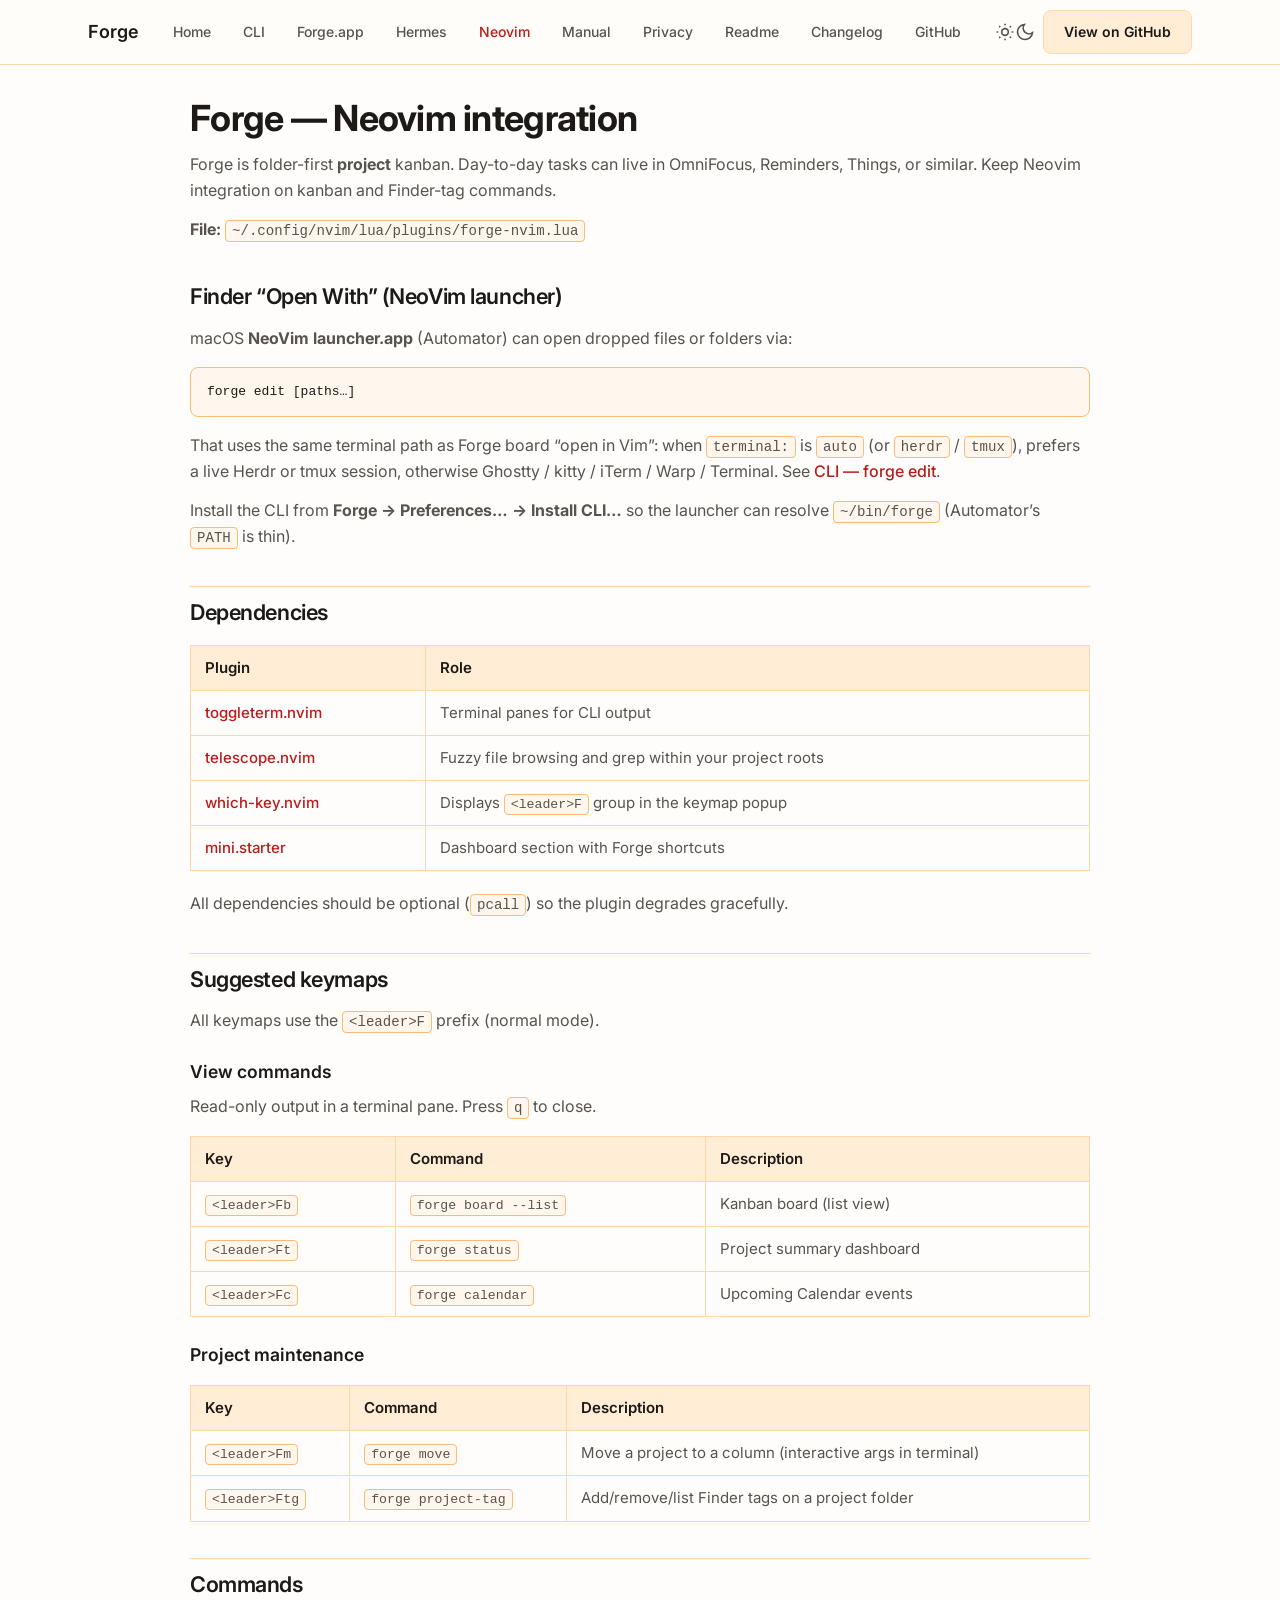
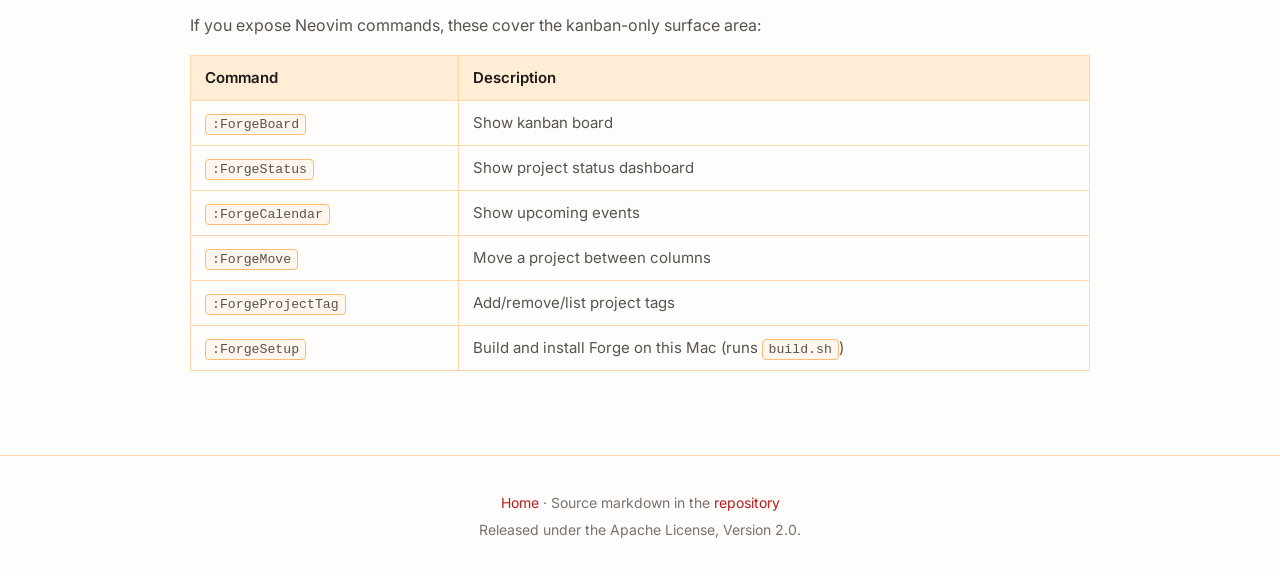
<file: docs/neovim.html>
<!DOCTYPE html>
<html lang="en-GB" dir="ltr">
  <head>
    <meta charset="utf-8" />
    <meta name="viewport" content="width=device-width, initial-scale=1" />
    <title>Neovim integration · Forge</title>
    <meta name="description" content="Keymaps, commands, and dashboard integration for Forge in Neovim." />
    <link rel="icon" type="image/svg+xml" href="favicon.svg" />
    <link rel="preconnect" href="https://fonts.googleapis.com" />
    <link rel="preconnect" href="https://fonts.gstatic.com" crossorigin />
    <link
      href="https://fonts.googleapis.com/css2?family=Inter:wght@400;500;600;700&display=swap"
      rel="stylesheet"
    />
    <link rel="stylesheet" href="assets/site.css?v=4" />
    <script>
      (function () {
        try {
          var stored = localStorage.getItem("forge-theme-appearance");
          var mode =
            stored === "light" || stored === "dark" || stored === "system"
              ? stored
              : "system";
          var root = document.documentElement;
          if (mode === "light") {
            root.classList.add("light");
          } else if (mode === "dark") {
            root.classList.add("dark");
          }
        } catch (err) {
          /* localStorage unavailable — CSS alone follows prefers-color-scheme */
        }
      })();
    </script>

  </head>
  <body>
    <a href="#main" class="visually-hidden">Skip to content</a>
    <header class="site-nav">
      <div class="site-nav__inner">
        <a class="site-nav__brand" href="index.html">Forge</a>
        <nav class="site-nav__links" aria-label="Main navigation">
  <a class="site-nav__link" href="index.html">Home</a>
  <a class="site-nav__link" href="cli.html">CLI</a>
  <a class="site-nav__link" href="app.html">Forge.app</a>
  <a class="site-nav__link" href="hermes.html">Hermes</a>
  <a class="site-nav__link is-active" href="neovim.html">Neovim</a>
  <a class="site-nav__link" href="manual.html">Manual</a>
  <a class="site-nav__link" href="privacy.html">Privacy</a>
  <a class="site-nav__link" href="readme.html">Readme</a>
  <a class="site-nav__link" href="changelog.html">Changelog</a>
  <a class="site-nav__link" href="https://github.com/SimonAB/forge" target="_blank" rel="noopener noreferrer">GitHub</a>
</nav>
        <div class="site-nav__actions">
          <button
            type="button"
            class="theme-toggle"
            id="theme-toggle"
            aria-label="Toggle dark mode"
            title="Toggle theme"
          >
            <span class="theme-toggle__icon theme-toggle__icon--sun" aria-hidden="true">
              <svg viewBox="0 0 24 24" fill="none" stroke="currentColor" stroke-width="2">
                <circle cx="12" cy="12" r="4" />
                <path d="M12 2v2M12 20v2M4.93 4.93l1.41 1.41M17.66 17.66l1.41 1.41M2 12h2M20 12h2M4.93 19.07l1.41-1.41M17.66 6.34l1.41-1.41" />
              </svg>
            </span>
            <span class="theme-toggle__icon theme-toggle__icon--moon" aria-hidden="true" hidden>
              <svg viewBox="0 0 24 24" fill="none" stroke="currentColor" stroke-width="2">
                <path d="M21 12.79A9 9 0 1 1 11.21 3 7 7 0 0 0 21 12.79z" />
              </svg>
            </span>
          </button>
          <a
            class="btn btn--alt"
            href="https://github.com/SimonAB/forge"
            target="_blank"
            rel="noopener noreferrer"
            >View on GitHub</a
          >
        </div>
      </div>
    </header>
    <main id="main" class="doc-page">
      <article class="doc-content">
<h1 id="forge-neovim-integration">Forge — Neovim integration</h1>
<p>Forge is folder-first <strong>project</strong> kanban. Day-to-day tasks can live in OmniFocus,
Reminders, Things, or similar. Keep Neovim integration on kanban and Finder-tag
commands.</p>
<p><strong>File:</strong> <code>~/.config/nvim/lua/plugins/forge-nvim.lua</code></p>
<h2 id="finder-open-with-neovim-launcher">Finder “Open With” (NeoVim launcher)</h2>
<p>macOS <strong>NeoVim launcher.app</strong> (Automator) can open dropped files or folders via:</p>
<pre><code class="language-bash">forge edit [paths…]
</code></pre>
<p>That uses the same terminal path as Forge board “open in Vim”: when <code>terminal:</code> is
<code>auto</code> (or <code>herdr</code> / <code>tmux</code>), prefers a live Herdr or tmux session, otherwise
Ghostty / kitty / iTerm / Warp / Terminal. See <a href="cli.html#forge-edit">CLI — forge edit</a>.</p>
<p>Install the CLI from <strong>Forge → Preferences… → Install CLI…</strong> so the launcher can
resolve <code>~/bin/forge</code> (Automator’s <code>PATH</code> is thin).</p>
<h2 id="dependencies">Dependencies</h2>
<table>
<thead>
<tr>
<th>Plugin</th>
<th>Role</th>
</tr>
</thead>
<tbody>
<tr>
<td><a href="https://github.com/akinsho/toggleterm.nvim">toggleterm.nvim</a></td>
<td>Terminal panes for CLI output</td>
</tr>
<tr>
<td><a href="https://github.com/nvim-telescope/telescope.nvim">telescope.nvim</a></td>
<td>Fuzzy file browsing and grep within your project roots</td>
</tr>
<tr>
<td><a href="https://github.com/folke/which-key.nvim">which-key.nvim</a></td>
<td>Displays <code>&lt;leader&gt;F</code> group in the keymap popup</td>
</tr>
<tr>
<td><a href="https://github.com/echasnovski/mini.starter">mini.starter</a></td>
<td>Dashboard section with Forge shortcuts</td>
</tr>
</tbody>
</table>
<p>All dependencies should be optional (<code>pcall</code>) so the plugin degrades gracefully.</p>
<h2 id="suggested-keymaps">Suggested keymaps</h2>
<p>All keymaps use the <code>&lt;leader&gt;F</code> prefix (normal mode).</p>
<h3 id="view-commands">View commands</h3>
<p>Read-only output in a terminal pane. Press <code>q</code> to close.</p>
<table>
<thead>
<tr>
<th>Key</th>
<th>Command</th>
<th>Description</th>
</tr>
</thead>
<tbody>
<tr>
<td><code>&lt;leader&gt;Fb</code></td>
<td><code>forge board --list</code></td>
<td>Kanban board (list view)</td>
</tr>
<tr>
<td><code>&lt;leader&gt;Ft</code></td>
<td><code>forge status</code></td>
<td>Project summary dashboard</td>
</tr>
<tr>
<td><code>&lt;leader&gt;Fc</code></td>
<td><code>forge calendar</code></td>
<td>Upcoming Calendar events</td>
</tr>
</tbody>
</table>
<h3 id="project-maintenance">Project maintenance</h3>
<table>
<thead>
<tr>
<th>Key</th>
<th>Command</th>
<th>Description</th>
</tr>
</thead>
<tbody>
<tr>
<td><code>&lt;leader&gt;Fm</code></td>
<td><code>forge move</code></td>
<td>Move a project to a column (interactive args in terminal)</td>
</tr>
<tr>
<td><code>&lt;leader&gt;Ftg</code></td>
<td><code>forge project-tag</code></td>
<td>Add/remove/list Finder tags on a project folder</td>
</tr>
</tbody>
</table>
<h2 id="commands">Commands</h2>
<p>If you expose Neovim commands, these cover the kanban-only surface area:</p>
<table>
<thead>
<tr>
<th>Command</th>
<th>Description</th>
</tr>
</thead>
<tbody>
<tr>
<td><code>:ForgeBoard</code></td>
<td>Show kanban board</td>
</tr>
<tr>
<td><code>:ForgeStatus</code></td>
<td>Show project status dashboard</td>
</tr>
<tr>
<td><code>:ForgeCalendar</code></td>
<td>Show upcoming events</td>
</tr>
<tr>
<td><code>:ForgeMove</code></td>
<td>Move a project between columns</td>
</tr>
<tr>
<td><code>:ForgeProjectTag</code></td>
<td>Add/remove/list project tags</td>
</tr>
<tr>
<td><code>:ForgeSetup</code></td>
<td>Build and install Forge on this Mac (runs <code>build.sh</code>)</td>
</tr>
</tbody>
</table>
      </article>
    </main>
    <footer class="site-footer">
      <p>
        <a href="index.html">Home</a>
        · Source markdown in the
        <a href="https://github.com/SimonAB/forge" target="_blank" rel="noopener noreferrer">repository</a>
      </p>
      <p>Released under the Apache License, Version 2.0.</p>
    </footer>
    <script src="assets/theme.js?v=4"></script>
  </body>
</html>
</file>
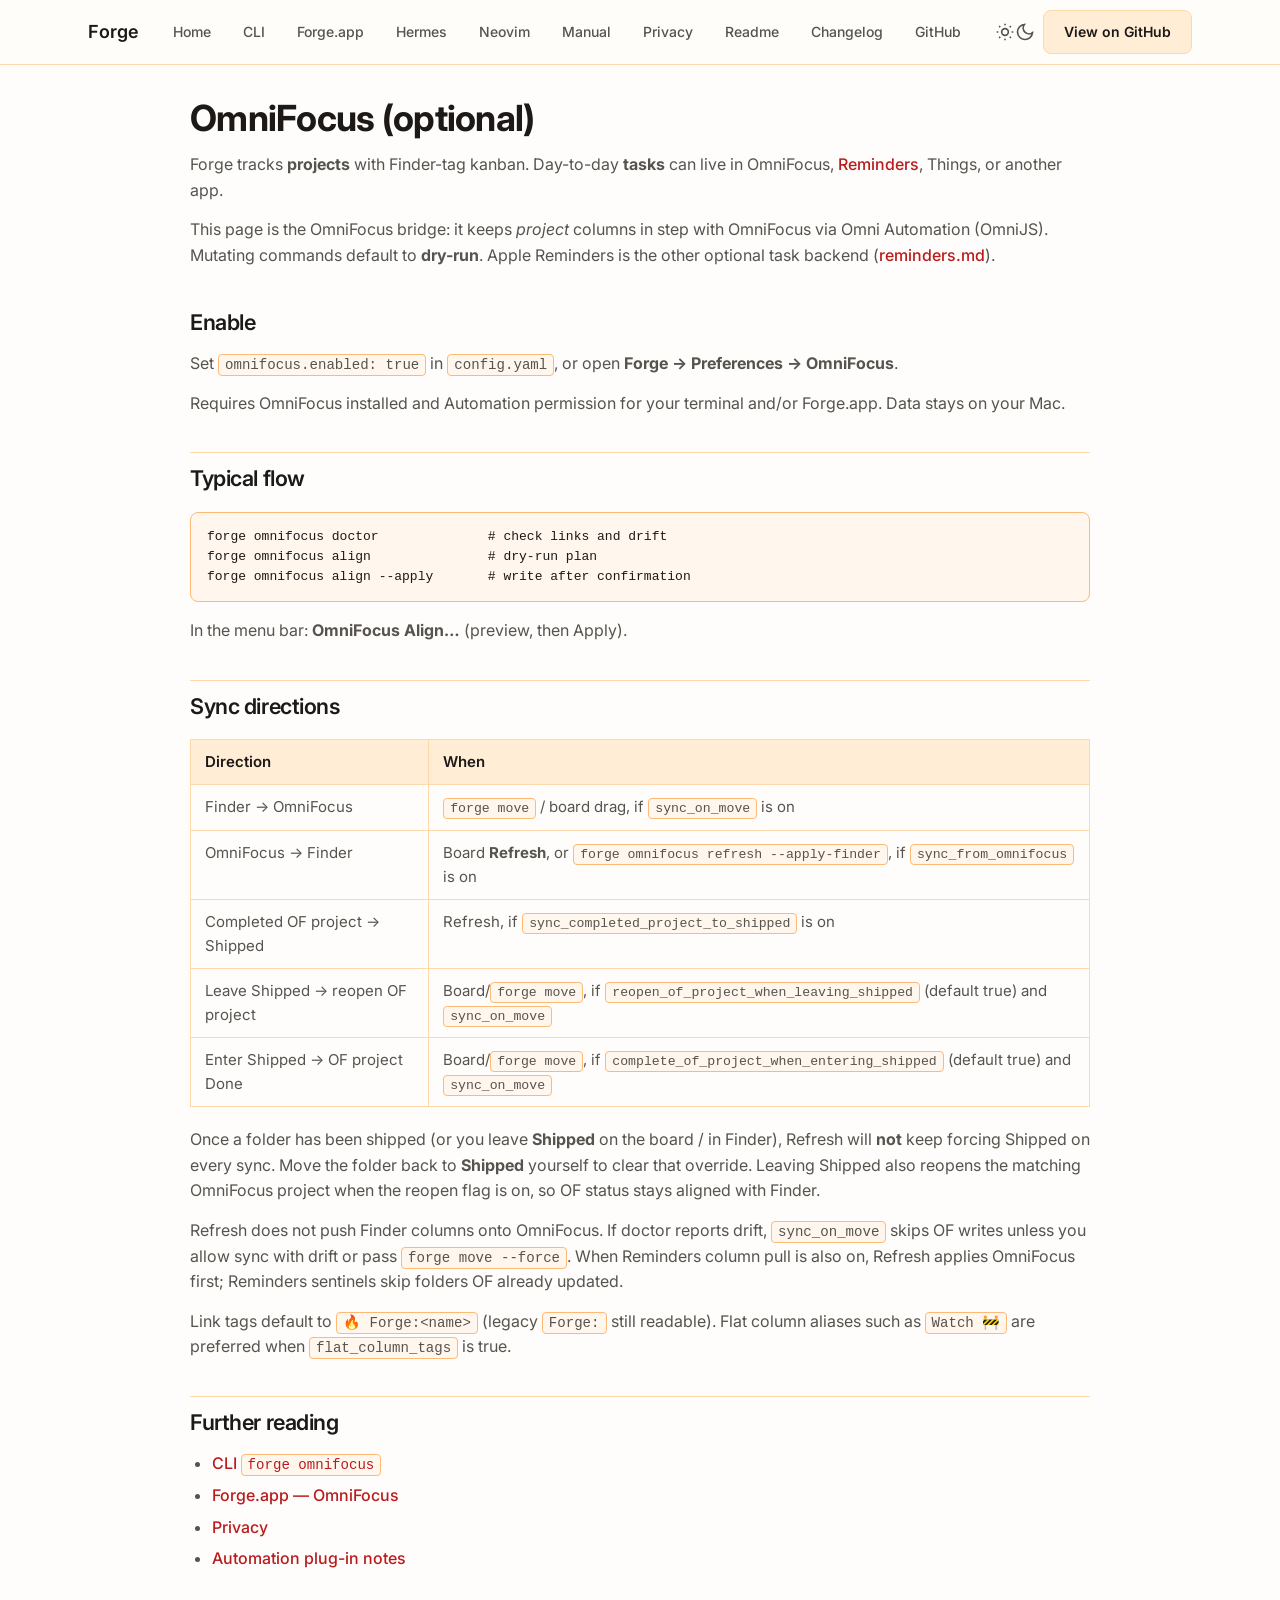
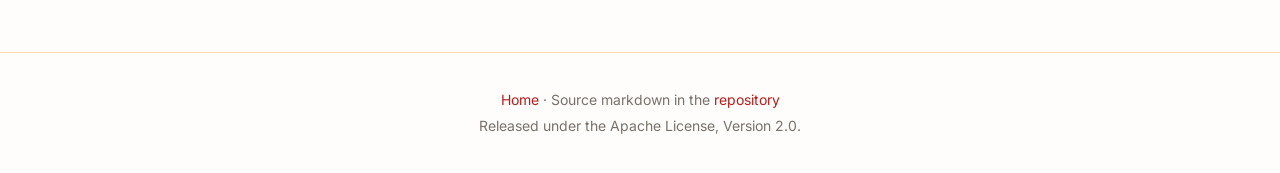
<file: docs/omnifocus.html>
<!DOCTYPE html>
<html lang="en-GB" dir="ltr">
  <head>
    <meta charset="utf-8" />
    <meta name="viewport" content="width=device-width, initial-scale=1" />
    <title>OmniFocus · Forge</title>
    <meta name="description" content="Optional OmniFocus bridge for project columns. Tasks can live in OF, Reminders, or Things." />
    <link rel="icon" type="image/svg+xml" href="favicon.svg" />
    <link rel="preconnect" href="https://fonts.googleapis.com" />
    <link rel="preconnect" href="https://fonts.gstatic.com" crossorigin />
    <link
      href="https://fonts.googleapis.com/css2?family=Inter:wght@400;500;600;700&display=swap"
      rel="stylesheet"
    />
    <link rel="stylesheet" href="assets/site.css?v=4" />
    <script>
      (function () {
        try {
          var stored = localStorage.getItem("forge-theme-appearance");
          var mode =
            stored === "light" || stored === "dark" || stored === "system"
              ? stored
              : "system";
          var root = document.documentElement;
          if (mode === "light") {
            root.classList.add("light");
          } else if (mode === "dark") {
            root.classList.add("dark");
          }
        } catch (err) {
          /* localStorage unavailable — CSS alone follows prefers-color-scheme */
        }
      })();
    </script>

  </head>
  <body>
    <a href="#main" class="visually-hidden">Skip to content</a>
    <header class="site-nav">
      <div class="site-nav__inner">
        <a class="site-nav__brand" href="index.html">Forge</a>
        <nav class="site-nav__links" aria-label="Main navigation">
  <a class="site-nav__link" href="index.html">Home</a>
  <a class="site-nav__link" href="cli.html">CLI</a>
  <a class="site-nav__link" href="app.html">Forge.app</a>
  <a class="site-nav__link" href="hermes.html">Hermes</a>
  <a class="site-nav__link" href="neovim.html">Neovim</a>
  <a class="site-nav__link" href="manual.html">Manual</a>
  <a class="site-nav__link" href="privacy.html">Privacy</a>
  <a class="site-nav__link" href="readme.html">Readme</a>
  <a class="site-nav__link" href="changelog.html">Changelog</a>
  <a class="site-nav__link" href="https://github.com/SimonAB/forge" target="_blank" rel="noopener noreferrer">GitHub</a>
</nav>
        <div class="site-nav__actions">
          <button
            type="button"
            class="theme-toggle"
            id="theme-toggle"
            aria-label="Toggle dark mode"
            title="Toggle theme"
          >
            <span class="theme-toggle__icon theme-toggle__icon--sun" aria-hidden="true">
              <svg viewBox="0 0 24 24" fill="none" stroke="currentColor" stroke-width="2">
                <circle cx="12" cy="12" r="4" />
                <path d="M12 2v2M12 20v2M4.93 4.93l1.41 1.41M17.66 17.66l1.41 1.41M2 12h2M20 12h2M4.93 19.07l1.41-1.41M17.66 6.34l1.41-1.41" />
              </svg>
            </span>
            <span class="theme-toggle__icon theme-toggle__icon--moon" aria-hidden="true" hidden>
              <svg viewBox="0 0 24 24" fill="none" stroke="currentColor" stroke-width="2">
                <path d="M21 12.79A9 9 0 1 1 11.21 3 7 7 0 0 0 21 12.79z" />
              </svg>
            </span>
          </button>
          <a
            class="btn btn--alt"
            href="https://github.com/SimonAB/forge"
            target="_blank"
            rel="noopener noreferrer"
            >View on GitHub</a
          >
        </div>
      </div>
    </header>
    <main id="main" class="doc-page">
      <article class="doc-content">
<h1 id="omnifocus-optional">OmniFocus (optional)</h1>
<p>Forge tracks <strong>projects</strong> with Finder-tag kanban. Day-to-day <strong>tasks</strong> can live in
OmniFocus, <a href="reminders.html">Reminders</a>, Things, or another app.</p>
<p>This page is the OmniFocus bridge: it keeps <em>project</em> columns in step with
OmniFocus via Omni Automation (OmniJS). Mutating commands default to <strong>dry-run</strong>.
Apple Reminders is the other optional task backend (<a href="reminders.html">reminders.md</a>).</p>
<h2 id="enable">Enable</h2>
<p>Set <code>omnifocus.enabled: true</code> in <code>config.yaml</code>, or open
<strong>Forge → Preferences → OmniFocus</strong>.</p>
<p>Requires OmniFocus installed and Automation permission for your terminal and/or
Forge.app. Data stays on your Mac.</p>
<h2 id="typical-flow">Typical flow</h2>
<pre><code class="language-bash">forge omnifocus doctor              # check links and drift
forge omnifocus align               # dry-run plan
forge omnifocus align --apply       # write after confirmation
</code></pre>
<p>In the menu bar: <strong>OmniFocus Align…</strong> (preview, then Apply).</p>
<h2 id="sync-directions">Sync directions</h2>
<table>
<thead>
<tr>
<th>Direction</th>
<th>When</th>
</tr>
</thead>
<tbody>
<tr>
<td>Finder → OmniFocus</td>
<td><code>forge move</code> / board drag, if <code>sync_on_move</code> is on</td>
</tr>
<tr>
<td>OmniFocus → Finder</td>
<td>Board <strong>Refresh</strong>, or <code>forge omnifocus refresh --apply-finder</code>, if <code>sync_from_omnifocus</code> is on</td>
</tr>
<tr>
<td>Completed OF project → Shipped</td>
<td>Refresh, if <code>sync_completed_project_to_shipped</code> is on</td>
</tr>
<tr>
<td>Leave Shipped → reopen OF project</td>
<td>Board/<code>forge move</code>, if <code>reopen_of_project_when_leaving_shipped</code> (default true) and <code>sync_on_move</code></td>
</tr>
<tr>
<td>Enter Shipped → OF project Done</td>
<td>Board/<code>forge move</code>, if <code>complete_of_project_when_entering_shipped</code> (default true) and <code>sync_on_move</code></td>
</tr>
</tbody>
</table>
<p>Once a folder has been shipped (or you leave <strong>Shipped</strong> on the board / in Finder),
Refresh will <strong>not</strong> keep forcing Shipped on every sync. Move the folder back to
<strong>Shipped</strong> yourself to clear that override. Leaving Shipped also reopens the matching
OmniFocus project when the reopen flag is on, so OF status stays aligned with Finder.</p>
<p>Refresh does not push Finder columns onto OmniFocus. If doctor reports drift,
<code>sync_on_move</code> skips OF writes unless you allow sync with drift or pass
<code>forge move --force</code>. When Reminders column pull is also on, Refresh applies
OmniFocus first; Reminders sentinels skip folders OF already updated.</p>
<p>Link tags default to <code>🔥 Forge:&lt;name&gt;</code> (legacy <code>Forge:</code> still readable). Flat
column aliases such as <code>Watch 🚧</code> are preferred when <code>flat_column_tags</code> is true.</p>
<h2 id="further-reading">Further reading</h2>
<ul>
<li><a href="cli.html#forge-omnifocus">CLI <code>forge omnifocus</code></a></li>
<li><a href="app.html#omnifocus-optional">Forge.app — OmniFocus</a></li>
<li><a href="privacy.html">Privacy</a></li>
<li><a href="https://github.com/SimonAB/forge/blob/main/packaging/omnifocus/README.md">Automation plug-in notes</a></li>
</ul>
      </article>
    </main>
    <footer class="site-footer">
      <p>
        <a href="index.html">Home</a>
        · Source markdown in the
        <a href="https://github.com/SimonAB/forge" target="_blank" rel="noopener noreferrer">repository</a>
      </p>
      <p>Released under the Apache License, Version 2.0.</p>
    </footer>
    <script src="assets/theme.js?v=4"></script>
  </body>
</html>
</file>
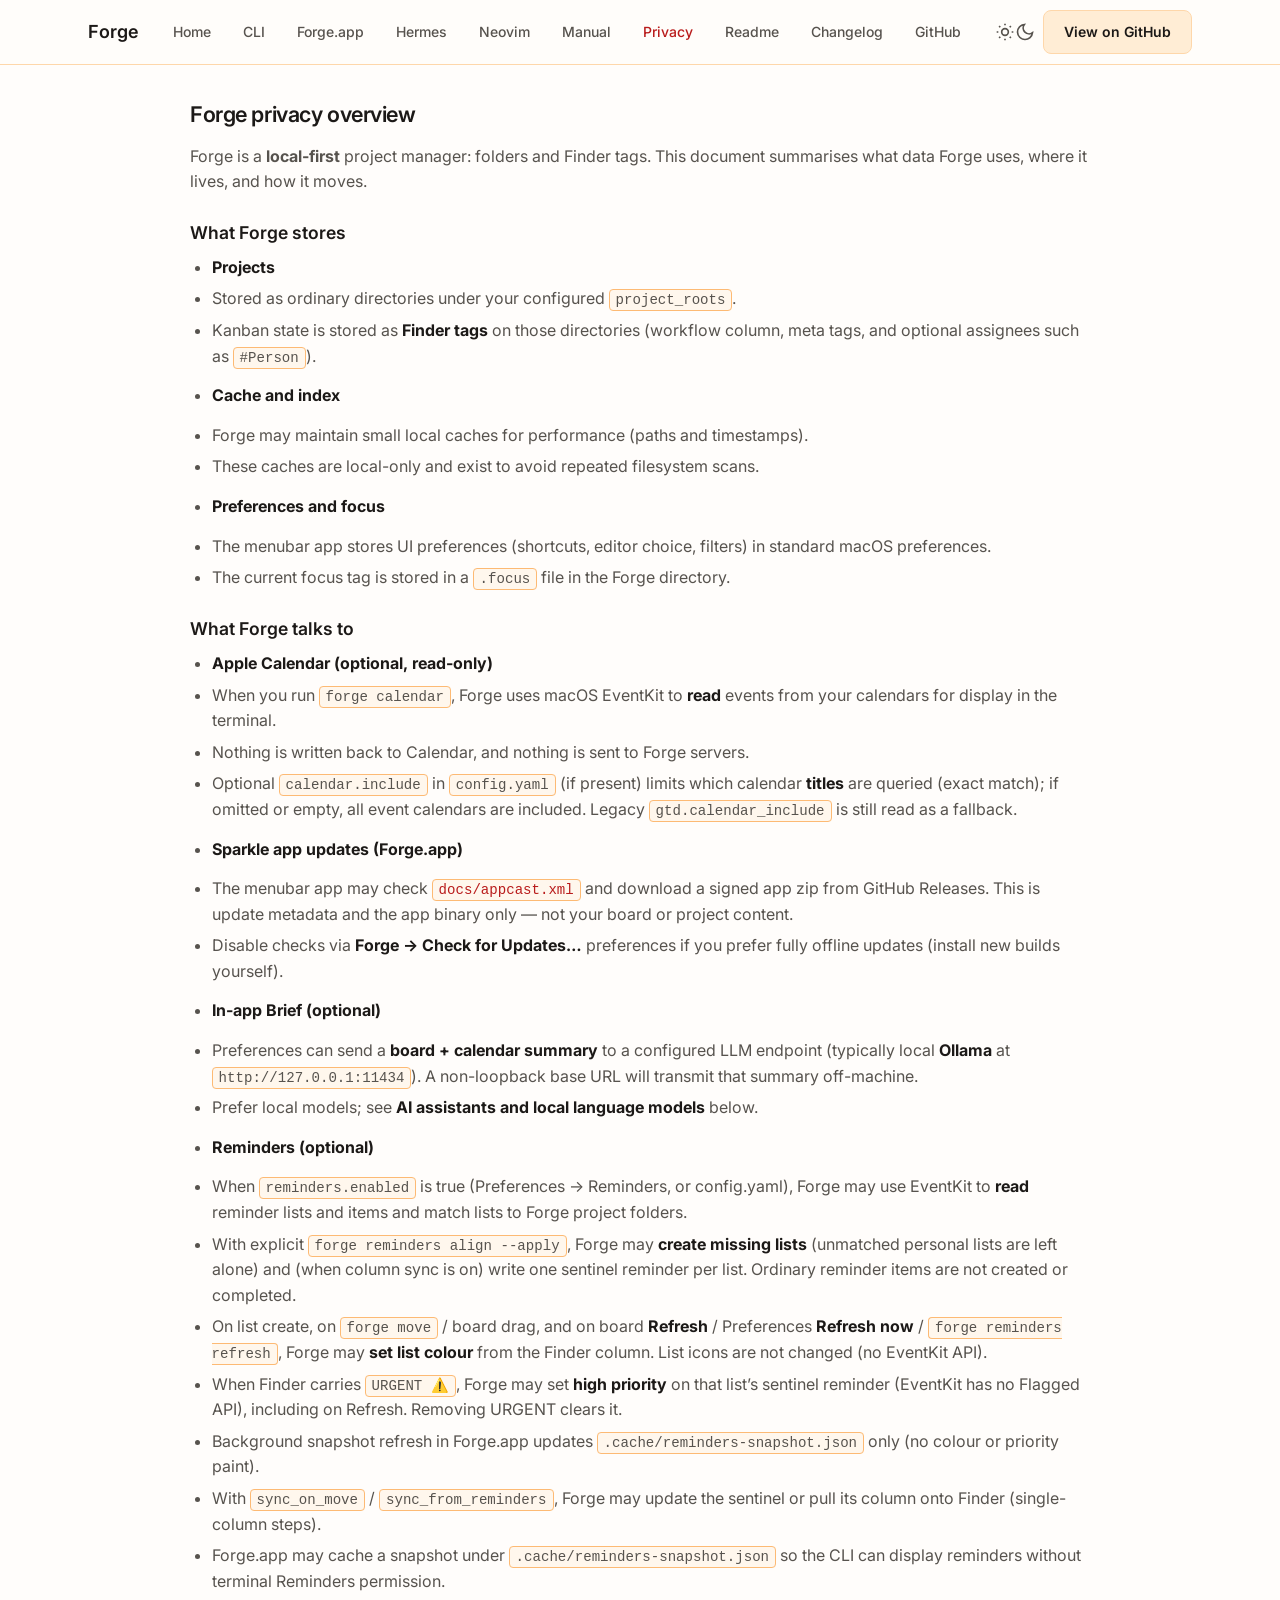
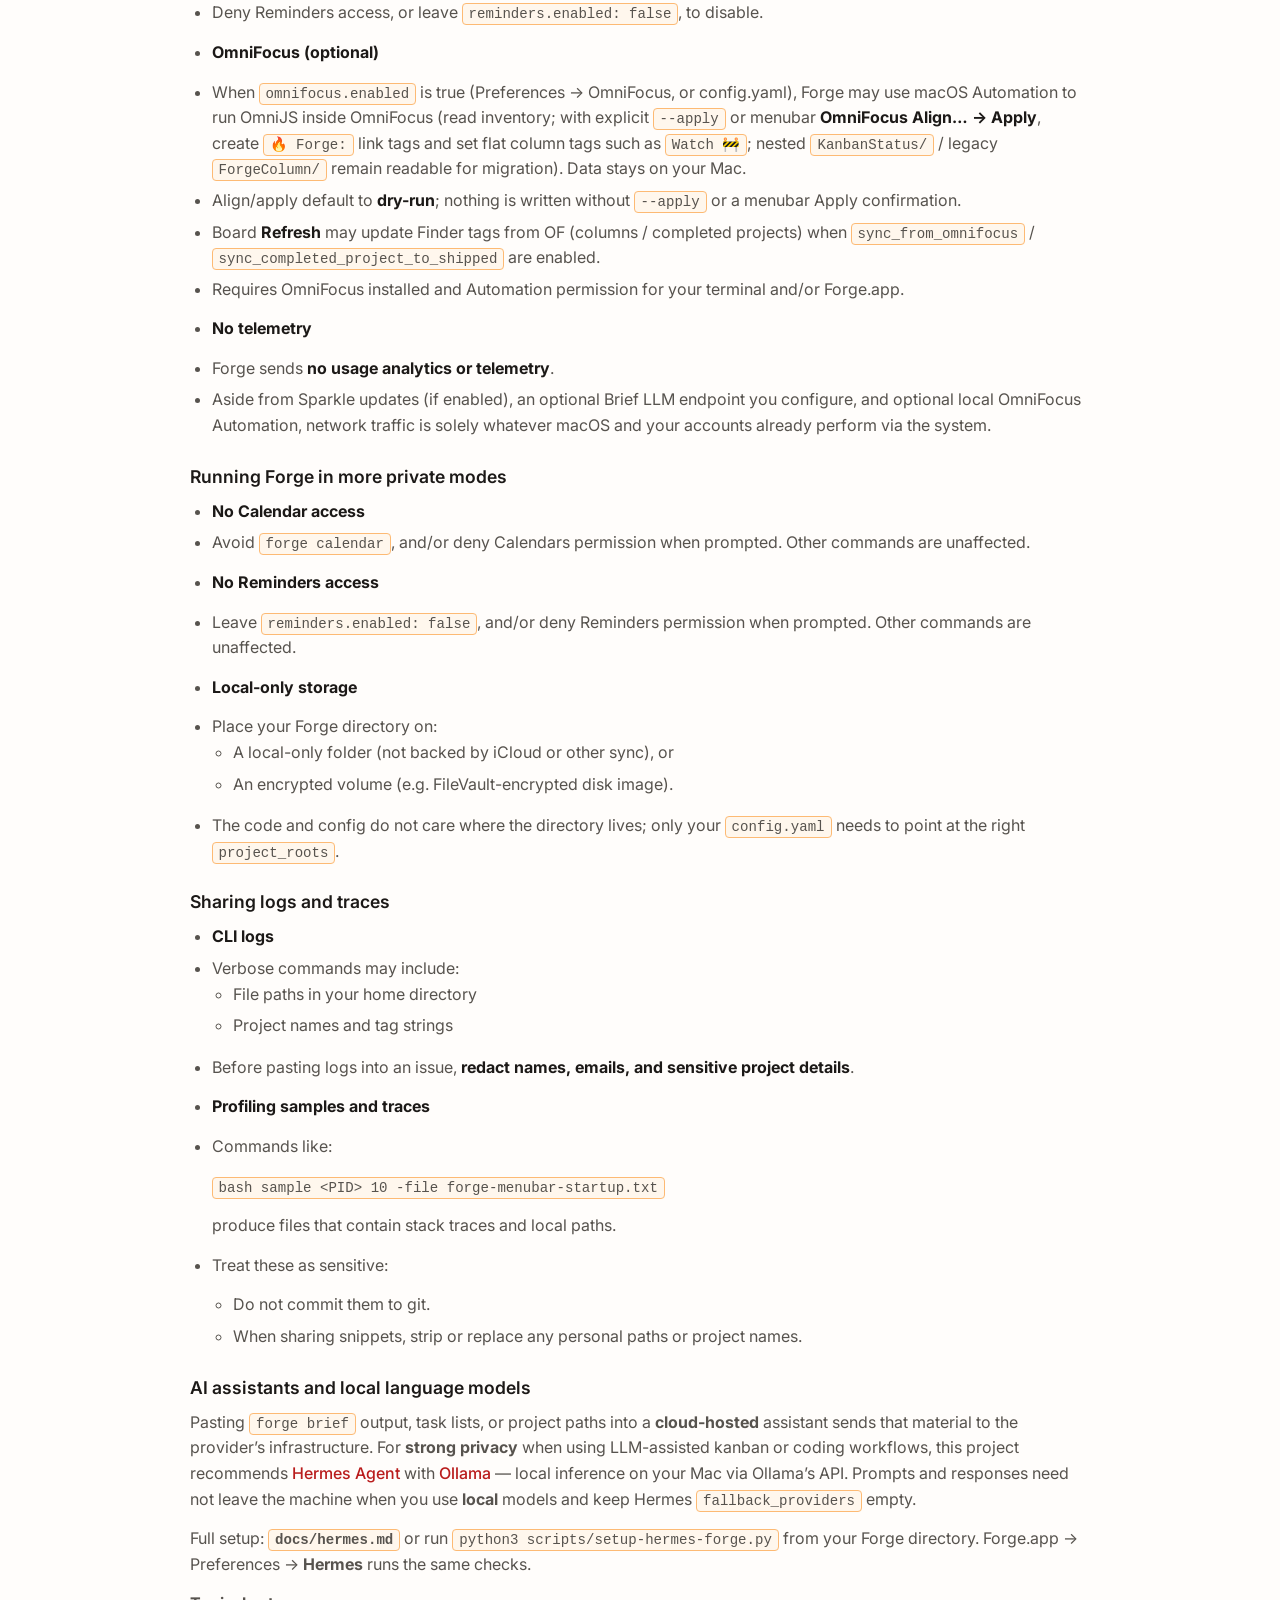
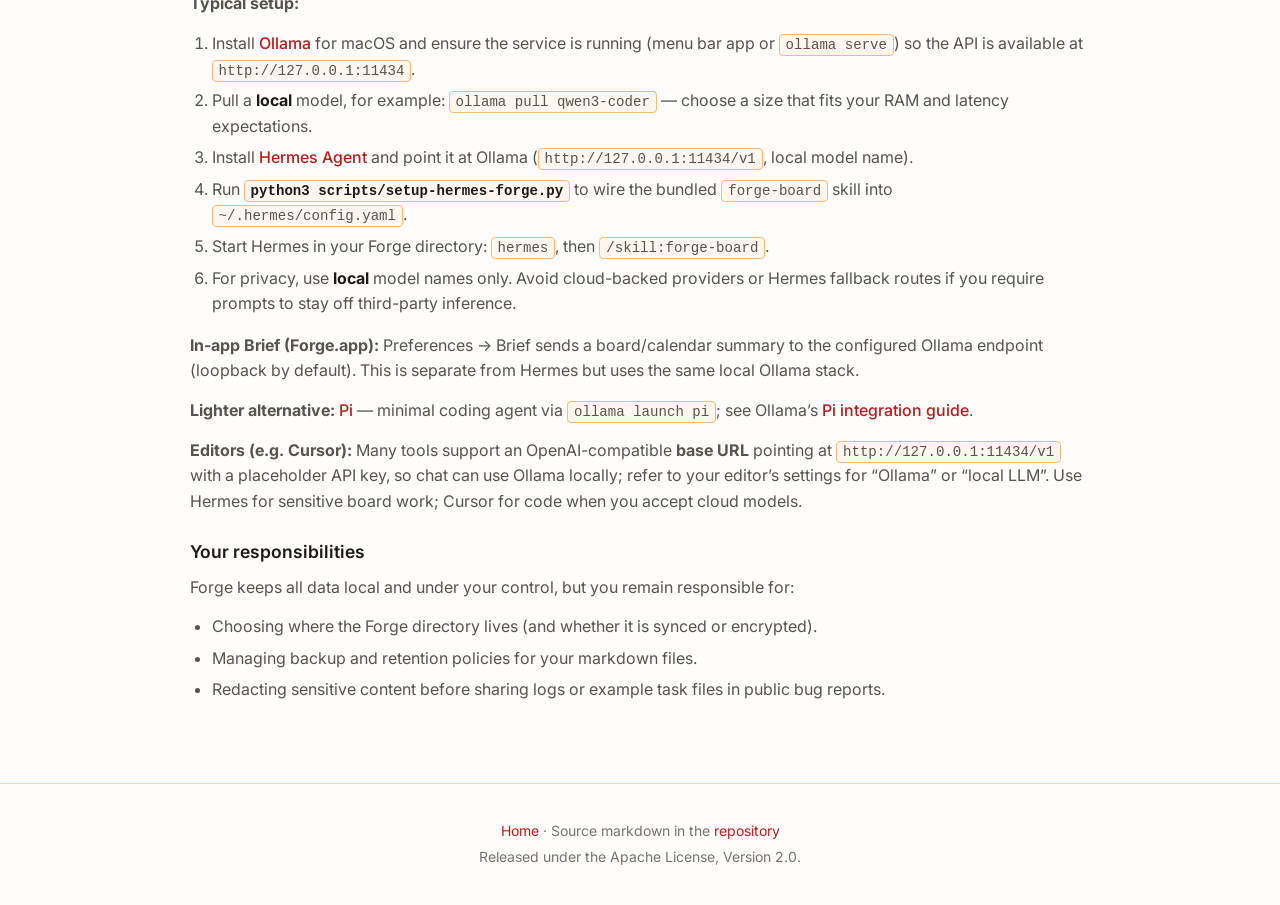
<file: docs/privacy.html>
<!DOCTYPE html>
<html lang="en-GB" dir="ltr">
  <head>
    <meta charset="utf-8" />
    <meta name="viewport" content="width=device-width, initial-scale=1" />
    <title>Privacy · Forge</title>
    <meta name="description" content="What Forge stores locally, how sync works, and privacy-minded options." />
    <link rel="icon" type="image/svg+xml" href="favicon.svg" />
    <link rel="preconnect" href="https://fonts.googleapis.com" />
    <link rel="preconnect" href="https://fonts.gstatic.com" crossorigin />
    <link
      href="https://fonts.googleapis.com/css2?family=Inter:wght@400;500;600;700&display=swap"
      rel="stylesheet"
    />
    <link rel="stylesheet" href="assets/site.css?v=4" />
    <script>
      (function () {
        try {
          var stored = localStorage.getItem("forge-theme-appearance");
          var mode =
            stored === "light" || stored === "dark" || stored === "system"
              ? stored
              : "system";
          var root = document.documentElement;
          if (mode === "light") {
            root.classList.add("light");
          } else if (mode === "dark") {
            root.classList.add("dark");
          }
        } catch (err) {
          /* localStorage unavailable — CSS alone follows prefers-color-scheme */
        }
      })();
    </script>

  </head>
  <body>
    <a href="#main" class="visually-hidden">Skip to content</a>
    <header class="site-nav">
      <div class="site-nav__inner">
        <a class="site-nav__brand" href="index.html">Forge</a>
        <nav class="site-nav__links" aria-label="Main navigation">
  <a class="site-nav__link" href="index.html">Home</a>
  <a class="site-nav__link" href="cli.html">CLI</a>
  <a class="site-nav__link" href="app.html">Forge.app</a>
  <a class="site-nav__link" href="hermes.html">Hermes</a>
  <a class="site-nav__link" href="neovim.html">Neovim</a>
  <a class="site-nav__link" href="manual.html">Manual</a>
  <a class="site-nav__link is-active" href="privacy.html">Privacy</a>
  <a class="site-nav__link" href="readme.html">Readme</a>
  <a class="site-nav__link" href="changelog.html">Changelog</a>
  <a class="site-nav__link" href="https://github.com/SimonAB/forge" target="_blank" rel="noopener noreferrer">GitHub</a>
</nav>
        <div class="site-nav__actions">
          <button
            type="button"
            class="theme-toggle"
            id="theme-toggle"
            aria-label="Toggle dark mode"
            title="Toggle theme"
          >
            <span class="theme-toggle__icon theme-toggle__icon--sun" aria-hidden="true">
              <svg viewBox="0 0 24 24" fill="none" stroke="currentColor" stroke-width="2">
                <circle cx="12" cy="12" r="4" />
                <path d="M12 2v2M12 20v2M4.93 4.93l1.41 1.41M17.66 17.66l1.41 1.41M2 12h2M20 12h2M4.93 19.07l1.41-1.41M17.66 6.34l1.41-1.41" />
              </svg>
            </span>
            <span class="theme-toggle__icon theme-toggle__icon--moon" aria-hidden="true" hidden>
              <svg viewBox="0 0 24 24" fill="none" stroke="currentColor" stroke-width="2">
                <path d="M21 12.79A9 9 0 1 1 11.21 3 7 7 0 0 0 21 12.79z" />
              </svg>
            </span>
          </button>
          <a
            class="btn btn--alt"
            href="https://github.com/SimonAB/forge"
            target="_blank"
            rel="noopener noreferrer"
            >View on GitHub</a
          >
        </div>
      </div>
    </header>
    <main id="main" class="doc-page">
      <article class="doc-content">
<h2 id="forge-privacy-overview">Forge privacy overview</h2>
<p>Forge is a <strong>local-first</strong> project manager: folders and Finder tags. This
document summarises what data Forge uses, where it lives, and how it moves.</p>
<h3 id="what-forge-stores">What Forge stores</h3>
<ul>
<li><strong>Projects</strong></li>
<li>Stored as ordinary directories under your configured <code>project_roots</code>.</li>
<li>
<p>Kanban state is stored as <strong>Finder tags</strong> on those directories (workflow column,
    meta tags, and optional assignees such as <code>#Person</code>).</p>
</li>
<li>
<p><strong>Cache and index</strong></p>
</li>
<li>Forge may maintain small local caches for performance (paths and timestamps).</li>
<li>
<p>These caches are local-only and exist to avoid repeated filesystem scans.</p>
</li>
<li>
<p><strong>Preferences and focus</strong></p>
</li>
<li>The menubar app stores UI preferences (shortcuts, editor choice, filters)
    in standard macOS preferences.</li>
<li>The current focus tag is stored in a <code>.focus</code> file in the Forge directory.</li>
</ul>
<h3 id="what-forge-talks-to">What Forge talks to</h3>
<ul>
<li><strong>Apple Calendar (optional, read-only)</strong></li>
<li>When you run <code>forge calendar</code>, Forge uses macOS EventKit to <strong>read</strong> events
    from your calendars for display in the terminal.</li>
<li>Nothing is written back to Calendar, and nothing is sent to Forge servers.</li>
<li>
<p>Optional <code>calendar.include</code> in <code>config.yaml</code> (if present) limits which calendar
    <strong>titles</strong> are queried (exact match); if omitted or empty, all event
    calendars are included. Legacy <code>gtd.calendar_include</code> is still read as a
    fallback.</p>
</li>
<li>
<p><strong>Sparkle app updates (Forge.app)</strong></p>
</li>
<li>The menubar app may check
    <a href="https://raw.githubusercontent.com/SimonAB/forge/main/docs/appcast.xml"><code>docs/appcast.xml</code></a>
    and download a signed app zip from GitHub Releases. This is update metadata
    and the app binary only — not your board or project content.</li>
<li>
<p>Disable checks via <strong>Forge → Check for Updates…</strong> preferences if you prefer
    fully offline updates (install new builds yourself).</p>
</li>
<li>
<p><strong>In-app Brief (optional)</strong></p>
</li>
<li>Preferences can send a <strong>board + calendar summary</strong> to a configured LLM
    endpoint (typically local <strong>Ollama</strong> at <code>http://127.0.0.1:11434</code>). A
    non-loopback base URL will transmit that summary off-machine.</li>
<li>
<p>Prefer local models; see <strong>AI assistants and local language models</strong> below.</p>
</li>
<li>
<p><strong>Reminders (optional)</strong></p>
</li>
<li>When <code>reminders.enabled</code> is true (Preferences → Reminders, or config.yaml),
    Forge may use EventKit to <strong>read</strong> reminder lists and items and match lists to
    Forge project folders.</li>
<li>With explicit <code>forge reminders align --apply</code>, Forge may <strong>create missing lists</strong>
    (unmatched personal lists are left alone) and (when column sync is on) write one
    sentinel reminder per list. Ordinary reminder items are not created or completed.</li>
<li>On list create, on <code>forge move</code> / board drag, and on board <strong>Refresh</strong> /
    Preferences <strong>Refresh now</strong> / <code>forge reminders refresh</code>, Forge may <strong>set list colour</strong>
    from the Finder column. List icons are not changed (no EventKit API).</li>
<li>When Finder carries <code>URGENT ⚠️</code>, Forge may set <strong>high priority</strong> on that list’s
    sentinel reminder (EventKit has no Flagged API), including on Refresh.
    Removing URGENT clears it.</li>
<li>Background snapshot refresh in Forge.app updates <code>.cache/reminders-snapshot.json</code>
    only (no colour or priority paint).</li>
<li>With <code>sync_on_move</code> / <code>sync_from_reminders</code>, Forge may update the sentinel
    or pull its column onto Finder (single-column steps).</li>
<li>Forge.app may cache a snapshot under <code>.cache/reminders-snapshot.json</code> so the
    CLI can display reminders without terminal Reminders permission.</li>
<li>
<p>Deny Reminders access, or leave <code>reminders.enabled: false</code>, to disable.</p>
</li>
<li>
<p><strong>OmniFocus (optional)</strong></p>
</li>
<li>When <code>omnifocus.enabled</code> is true (Preferences → OmniFocus, or config.yaml), Forge may use macOS Automation to run
    OmniJS inside OmniFocus (read inventory; with explicit <code>--apply</code> or menubar <strong>OmniFocus Align… → Apply</strong>, create
    <code>🔥 Forge:</code> link tags and set flat column tags such as <code>Watch 🚧</code>; nested <code>KanbanStatus/</code> / legacy <code>ForgeColumn/</code>
    remain readable for migration). Data stays on your Mac.</li>
<li>Align/apply default to <strong>dry-run</strong>; nothing is written without <code>--apply</code> or
    a menubar Apply confirmation.</li>
<li>Board <strong>Refresh</strong> may update Finder tags from OF (columns / completed projects) when
    <code>sync_from_omnifocus</code> / <code>sync_completed_project_to_shipped</code> are enabled.</li>
<li>
<p>Requires OmniFocus installed and Automation permission for your terminal
    and/or Forge.app.</p>
</li>
<li>
<p><strong>No telemetry</strong></p>
</li>
<li>Forge sends <strong>no usage analytics or telemetry</strong>.</li>
<li>Aside from Sparkle updates (if enabled), an optional Brief LLM endpoint
    you configure, and optional local OmniFocus Automation, network traffic is
    solely whatever macOS and your accounts already perform via the system.</li>
</ul>
<h3 id="running-forge-in-more-private-modes">Running Forge in more private modes</h3>
<ul>
<li><strong>No Calendar access</strong></li>
<li>
<p>Avoid <code>forge calendar</code>, and/or deny Calendars permission when prompted.
    Other commands are unaffected.</p>
</li>
<li>
<p><strong>No Reminders access</strong></p>
</li>
<li>
<p>Leave <code>reminders.enabled: false</code>, and/or deny Reminders permission when
    prompted. Other commands are unaffected.</p>
</li>
<li>
<p><strong>Local-only storage</strong></p>
</li>
<li>Place your Forge directory on:<ul>
<li>A local-only folder (not backed by iCloud or other sync), or</li>
<li>An encrypted volume (e.g. FileVault-encrypted disk image).</li>
</ul>
</li>
<li>The code and config do not care where the directory lives; only your
    <code>config.yaml</code> needs to point at the right <code>project_roots</code>.</li>
</ul>
<h3 id="sharing-logs-and-traces">Sharing logs and traces</h3>
<ul>
<li><strong>CLI logs</strong></li>
<li>Verbose commands may include:<ul>
<li>File paths in your home directory</li>
<li>Project names and tag strings</li>
</ul>
</li>
<li>
<p>Before pasting logs into an issue, <strong>redact names, emails, and sensitive
    project details</strong>.</p>
</li>
<li>
<p><strong>Profiling samples and traces</strong></p>
</li>
<li>
<p>Commands like:</p>
<p><code>bash
sample &lt;PID&gt; 10 -file forge-menubar-startup.txt</code></p>
<p>produce files that contain stack traces and local paths.</p>
</li>
<li>
<p>Treat these as sensitive:</p>
<ul>
<li>Do not commit them to git.</li>
<li>When sharing snippets, strip or replace any personal paths or project
  names.</li>
</ul>
</li>
</ul>
<h3 id="ai-assistants">AI assistants and local language models</h3>

<p>Pasting <code>forge brief</code> output, task lists, or project paths into a <strong>cloud-hosted</strong>
assistant sends that material to the provider’s infrastructure. For <strong>strong
privacy</strong> when using LLM-assisted kanban or coding workflows, this project
recommends <strong><a href="https://hermes-agent.nousresearch.com/">Hermes Agent</a></strong> with
<strong><a href="https://ollama.com">Ollama</a></strong> — local inference on your Mac via Ollama’s API.
Prompts and responses need not leave the machine when you use <strong>local</strong> models
and keep Hermes <code>fallback_providers</code> empty.</p>
<p>Full setup: <strong><code>docs/hermes.md</code></strong> or run <code>python3 scripts/setup-hermes-forge.py</code>
from your Forge directory. Forge.app → Preferences → <strong>Hermes</strong> runs the same checks.</p>
<p><strong>Typical setup:</strong></p>
<ol>
<li>Install <strong><a href="https://ollama.com">Ollama</a></strong> for macOS and ensure the service is
   running (menu bar app or <code>ollama serve</code>) so the API is available at
   <code>http://127.0.0.1:11434</code>.</li>
<li>Pull a <strong>local</strong> model, for example: <code>ollama pull qwen3-coder</code> — choose a
   size that fits your RAM and latency expectations.</li>
<li>Install <strong><a href="https://hermes-agent.nousresearch.com/">Hermes Agent</a></strong> and point
   it at Ollama (<code>http://127.0.0.1:11434/v1</code>, local model name).</li>
<li>Run <strong><code>python3 scripts/setup-hermes-forge.py</code></strong> to wire the bundled
   <code>forge-board</code> skill into <code>~/.hermes/config.yaml</code>.</li>
<li>Start Hermes in your Forge directory: <code>hermes</code>, then <code>/skill:forge-board</code>.</li>
<li>For privacy, use <strong>local</strong> model names only. Avoid cloud-backed providers or
   Hermes fallback routes if you require prompts to stay off third-party inference.</li>
</ol>
<p><strong>In-app Brief (Forge.app):</strong> Preferences → Brief sends a board/calendar summary
to the configured Ollama endpoint (loopback by default). This is separate from
Hermes but uses the same local Ollama stack.</p>
<p><strong>Lighter alternative:</strong> <strong><a href="https://github.com/badlogic/pi-mono">Pi</a></strong> — minimal
coding agent via <code>ollama launch pi</code>; see Ollama’s
<strong><a href="https://docs.ollama.com/integrations/pi">Pi integration guide</a></strong>.</p>
<p><strong>Editors (e.g. Cursor):</strong> Many tools support an OpenAI-compatible <strong>base URL</strong>
pointing at <code>http://127.0.0.1:11434/v1</code> with a placeholder API key, so chat can
use Ollama locally; refer to your editor’s settings for “Ollama” or “local LLM”.
Use Hermes for sensitive board work; Cursor for code when you accept cloud models.</p>
<h3 id="your-responsibilities">Your responsibilities</h3>
<p>Forge keeps all data local and under your control, but you remain responsible
for:</p>
<ul>
<li>Choosing where the Forge directory lives (and whether it is synced or
  encrypted).</li>
<li>Managing backup and retention policies for your markdown files.</li>
<li>Redacting sensitive content before sharing logs or example task files in
  public bug reports.</li>
</ul>
      </article>
    </main>
    <footer class="site-footer">
      <p>
        <a href="index.html">Home</a>
        · Source markdown in the
        <a href="https://github.com/SimonAB/forge" target="_blank" rel="noopener noreferrer">repository</a>
      </p>
      <p>Released under the Apache License, Version 2.0.</p>
    </footer>
    <script src="assets/theme.js?v=4"></script>
  </body>
</html>
</file>
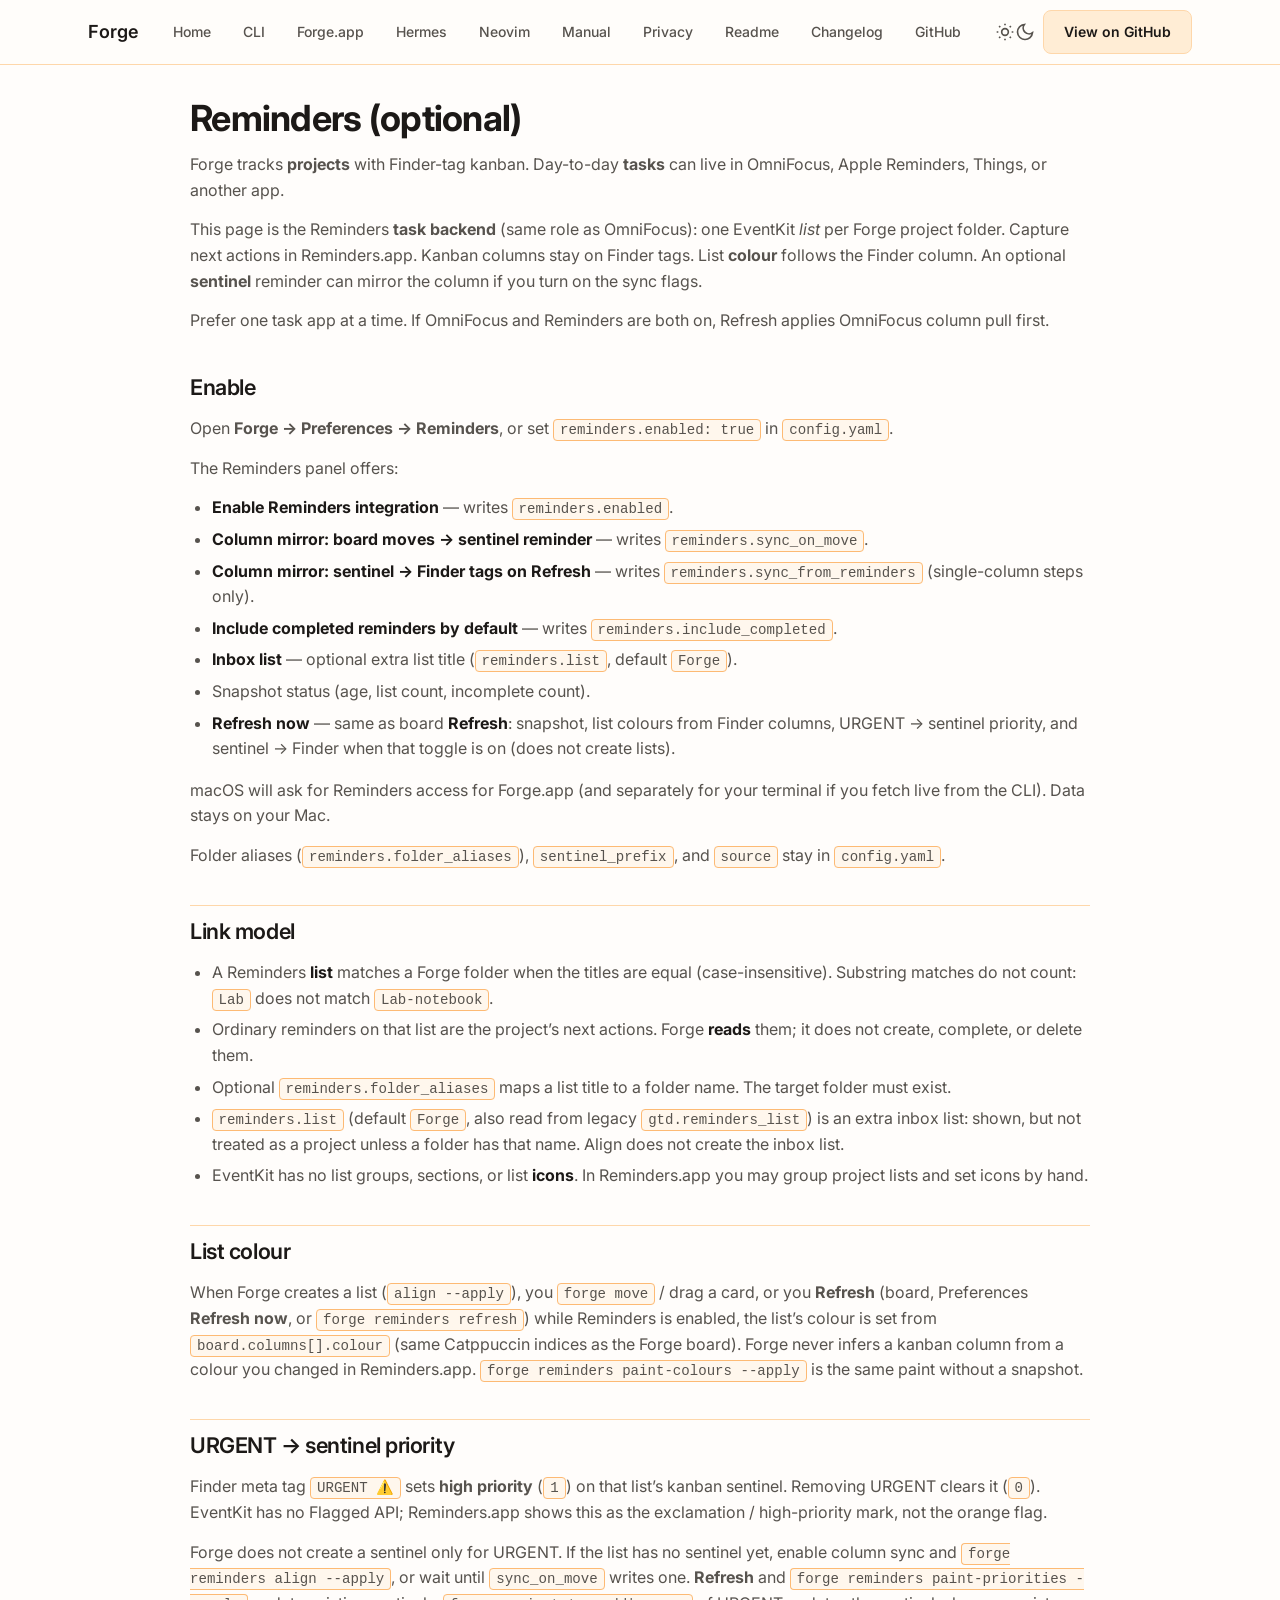
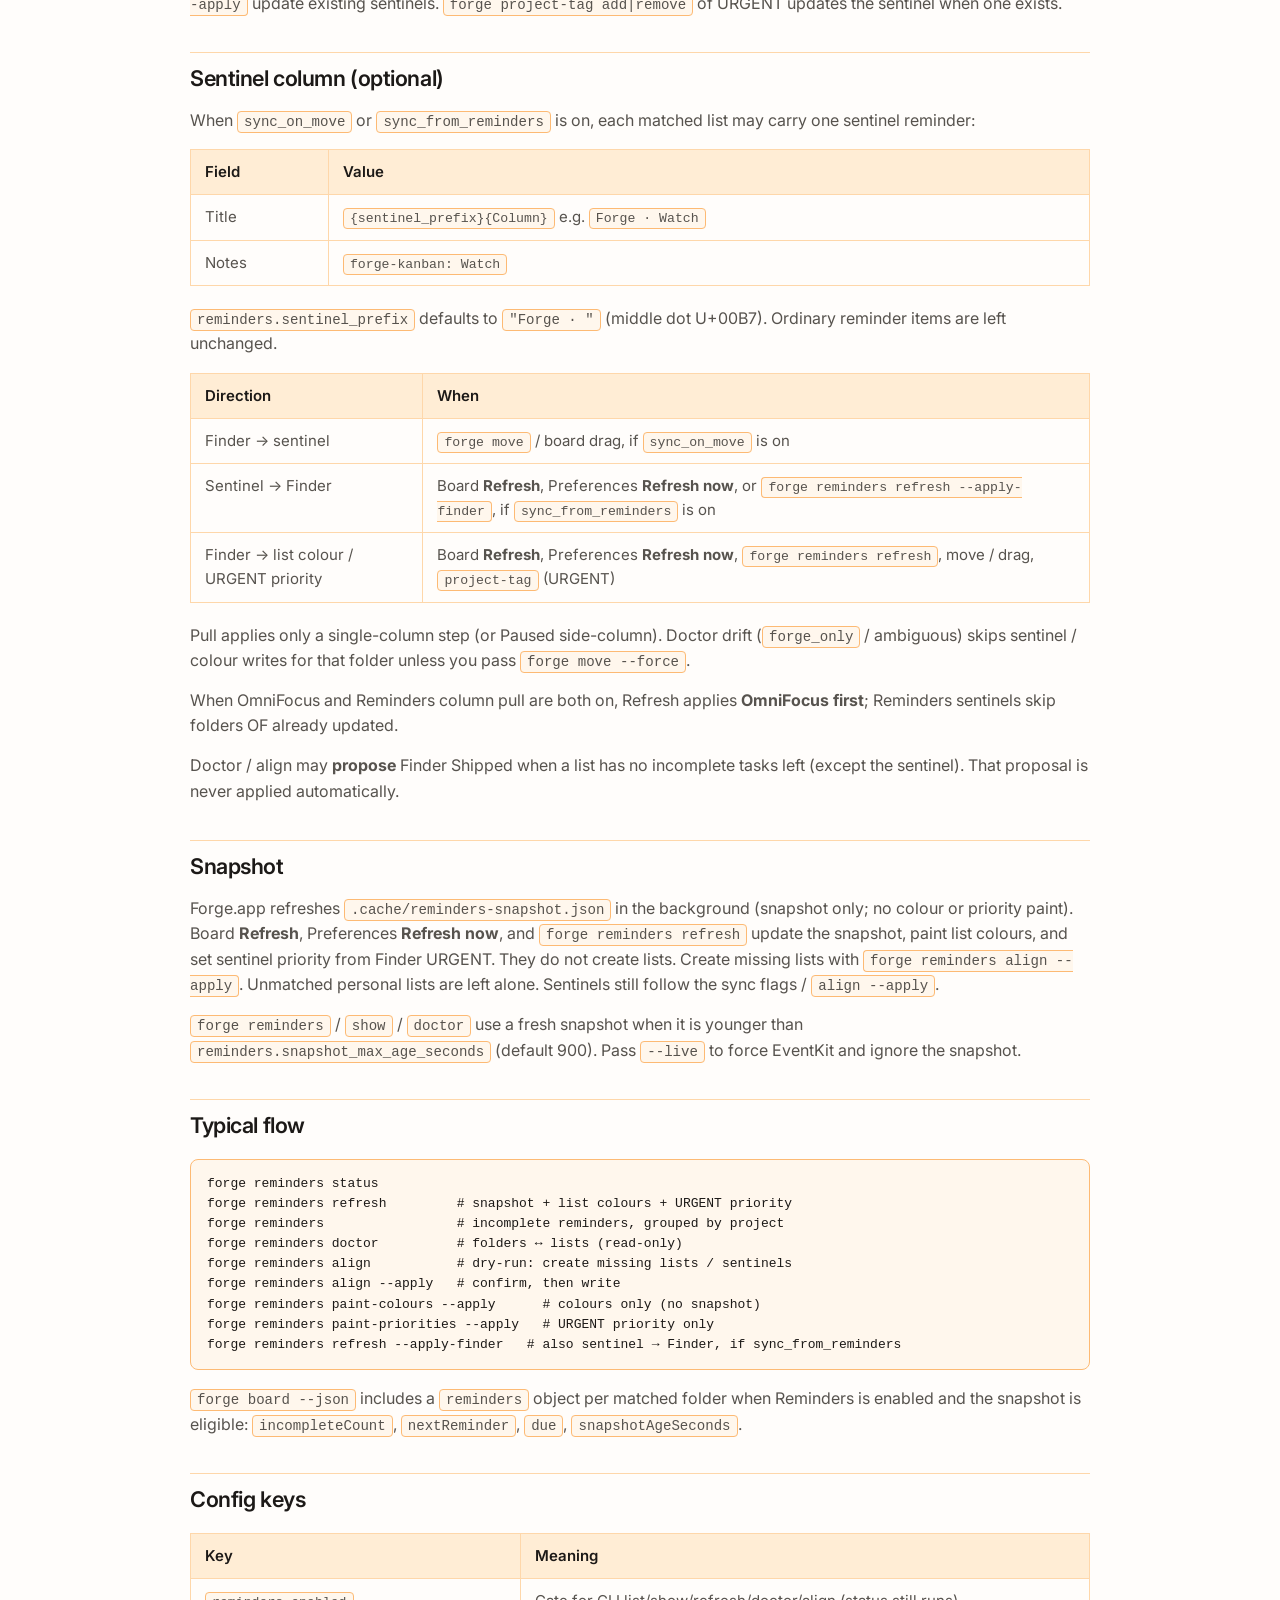
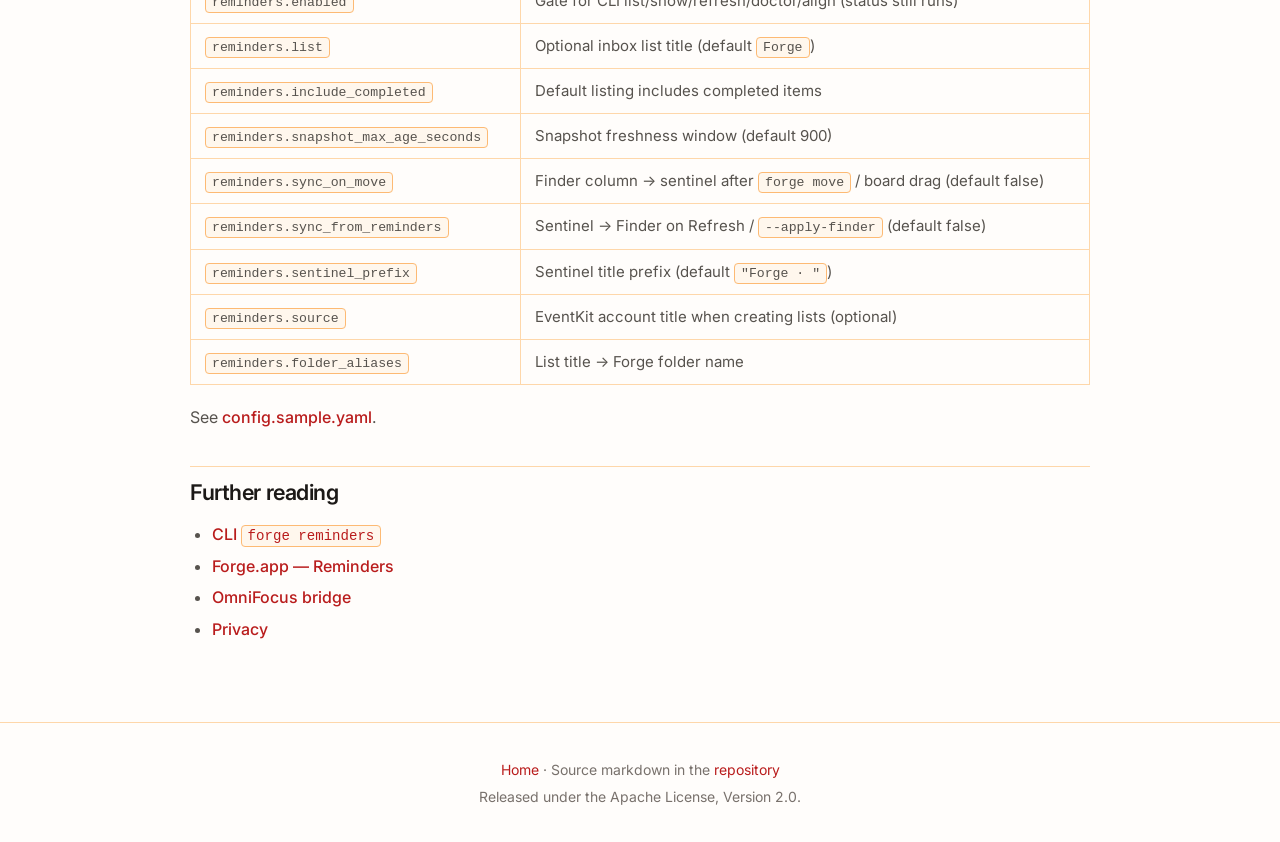
<file: docs/reminders.html>
<!DOCTYPE html>
<html lang="en-GB" dir="ltr">
  <head>
    <meta charset="utf-8" />
    <meta name="viewport" content="width=device-width, initial-scale=1" />
    <title>Reminders · Forge</title>
    <meta name="description" content="Optional Apple Reminders task backend: one list per Forge folder, list colour from the kanban column." />
    <link rel="icon" type="image/svg+xml" href="favicon.svg" />
    <link rel="preconnect" href="https://fonts.googleapis.com" />
    <link rel="preconnect" href="https://fonts.gstatic.com" crossorigin />
    <link
      href="https://fonts.googleapis.com/css2?family=Inter:wght@400;500;600;700&display=swap"
      rel="stylesheet"
    />
    <link rel="stylesheet" href="assets/site.css?v=4" />
    <script>
      (function () {
        try {
          var stored = localStorage.getItem("forge-theme-appearance");
          var mode =
            stored === "light" || stored === "dark" || stored === "system"
              ? stored
              : "system";
          var root = document.documentElement;
          if (mode === "light") {
            root.classList.add("light");
          } else if (mode === "dark") {
            root.classList.add("dark");
          }
        } catch (err) {
          /* localStorage unavailable — CSS alone follows prefers-color-scheme */
        }
      })();
    </script>

  </head>
  <body>
    <a href="#main" class="visually-hidden">Skip to content</a>
    <header class="site-nav">
      <div class="site-nav__inner">
        <a class="site-nav__brand" href="index.html">Forge</a>
        <nav class="site-nav__links" aria-label="Main navigation">
  <a class="site-nav__link" href="index.html">Home</a>
  <a class="site-nav__link" href="cli.html">CLI</a>
  <a class="site-nav__link" href="app.html">Forge.app</a>
  <a class="site-nav__link" href="hermes.html">Hermes</a>
  <a class="site-nav__link" href="neovim.html">Neovim</a>
  <a class="site-nav__link" href="manual.html">Manual</a>
  <a class="site-nav__link" href="privacy.html">Privacy</a>
  <a class="site-nav__link" href="readme.html">Readme</a>
  <a class="site-nav__link" href="changelog.html">Changelog</a>
  <a class="site-nav__link" href="https://github.com/SimonAB/forge" target="_blank" rel="noopener noreferrer">GitHub</a>
</nav>
        <div class="site-nav__actions">
          <button
            type="button"
            class="theme-toggle"
            id="theme-toggle"
            aria-label="Toggle dark mode"
            title="Toggle theme"
          >
            <span class="theme-toggle__icon theme-toggle__icon--sun" aria-hidden="true">
              <svg viewBox="0 0 24 24" fill="none" stroke="currentColor" stroke-width="2">
                <circle cx="12" cy="12" r="4" />
                <path d="M12 2v2M12 20v2M4.93 4.93l1.41 1.41M17.66 17.66l1.41 1.41M2 12h2M20 12h2M4.93 19.07l1.41-1.41M17.66 6.34l1.41-1.41" />
              </svg>
            </span>
            <span class="theme-toggle__icon theme-toggle__icon--moon" aria-hidden="true" hidden>
              <svg viewBox="0 0 24 24" fill="none" stroke="currentColor" stroke-width="2">
                <path d="M21 12.79A9 9 0 1 1 11.21 3 7 7 0 0 0 21 12.79z" />
              </svg>
            </span>
          </button>
          <a
            class="btn btn--alt"
            href="https://github.com/SimonAB/forge"
            target="_blank"
            rel="noopener noreferrer"
            >View on GitHub</a
          >
        </div>
      </div>
    </header>
    <main id="main" class="doc-page">
      <article class="doc-content">
<h1 id="reminders-optional">Reminders (optional)</h1>
<p>Forge tracks <strong>projects</strong> with Finder-tag kanban. Day-to-day <strong>tasks</strong> can live in
OmniFocus, Apple Reminders, Things, or another app.</p>
<p>This page is the Reminders <strong>task backend</strong> (same role as OmniFocus): one EventKit
<em>list</em> per Forge project folder. Capture next actions in Reminders.app. Kanban
columns stay on Finder tags. List <strong>colour</strong> follows the Finder column. An optional
<strong>sentinel</strong> reminder can mirror the column if you turn on the sync flags.</p>
<p>Prefer one task app at a time. If OmniFocus and Reminders are both on, Refresh
applies OmniFocus column pull first.</p>
<h2 id="enable">Enable</h2>
<p>Open <strong>Forge → Preferences → Reminders</strong>, or set <code>reminders.enabled: true</code> in
<code>config.yaml</code>.</p>
<p>The Reminders panel offers:</p>
<ul>
<li><strong>Enable Reminders integration</strong> — writes <code>reminders.enabled</code>.</li>
<li><strong>Column mirror: board moves → sentinel reminder</strong> — writes <code>reminders.sync_on_move</code>.</li>
<li><strong>Column mirror: sentinel → Finder tags on Refresh</strong> — writes
  <code>reminders.sync_from_reminders</code> (single-column steps only).</li>
<li><strong>Include completed reminders by default</strong> — writes <code>reminders.include_completed</code>.</li>
<li><strong>Inbox list</strong> — optional extra list title (<code>reminders.list</code>, default <code>Forge</code>).</li>
<li>Snapshot status (age, list count, incomplete count).</li>
<li><strong>Refresh now</strong> — same as board <strong>Refresh</strong>: snapshot, list colours from Finder
  columns, URGENT → sentinel priority, and sentinel → Finder when that toggle is
  on (does not create lists).</li>
</ul>
<p>macOS will ask for Reminders access for Forge.app (and separately for your
terminal if you fetch live from the CLI). Data stays on your Mac.</p>
<p>Folder aliases (<code>reminders.folder_aliases</code>), <code>sentinel_prefix</code>, and <code>source</code>
stay in <code>config.yaml</code>.</p>
<h2 id="link-model">Link model</h2>
<ul>
<li>A Reminders <strong>list</strong> matches a Forge folder when the titles are equal
  (case-insensitive). Substring matches do not count: <code>Lab</code> does not match
  <code>Lab-notebook</code>.</li>
<li>Ordinary reminders on that list are the project’s next actions. Forge <strong>reads</strong>
  them; it does not create, complete, or delete them.</li>
<li>Optional <code>reminders.folder_aliases</code> maps a list title to a folder name. The
  target folder must exist.</li>
<li><code>reminders.list</code> (default <code>Forge</code>, also read from legacy <code>gtd.reminders_list</code>)
  is an extra inbox list: shown, but not treated as a project unless a folder
  has that name. Align does not create the inbox list.</li>
<li>EventKit has no list groups, sections, or list <strong>icons</strong>. In Reminders.app you
  may group project lists and set icons by hand.</li>
</ul>
<h2 id="list-colour">List colour</h2>
<p>When Forge creates a list (<code>align --apply</code>), you <code>forge move</code> / drag a card,
or you <strong>Refresh</strong> (board, Preferences <strong>Refresh now</strong>, or <code>forge reminders refresh</code>)
while Reminders is enabled, the list’s colour is set from
<code>board.columns[].colour</code> (same Catppuccin indices as the Forge board). Forge
never infers a kanban column from a colour you changed in Reminders.app.
<code>forge reminders paint-colours --apply</code> is the same paint without a snapshot.</p>
<h2 id="urgent-sentinel-priority">URGENT → sentinel priority</h2>
<p>Finder meta tag <code>URGENT ⚠️</code> sets <strong>high priority</strong> (<code>1</code>) on that list’s kanban
sentinel. Removing URGENT clears it (<code>0</code>). EventKit has no Flagged API; Reminders.app
shows this as the exclamation / high-priority mark, not the orange flag.</p>
<p>Forge does not create a sentinel only for URGENT. If the list has no sentinel yet,
enable column sync and <code>forge reminders align --apply</code>, or wait until <code>sync_on_move</code>
writes one. <strong>Refresh</strong> and <code>forge reminders paint-priorities --apply</code> update
existing sentinels. <code>forge project-tag add|remove</code> of URGENT updates the sentinel
when one exists.</p>
<h2 id="sentinel-column-optional">Sentinel column (optional)</h2>
<p>When <code>sync_on_move</code> or <code>sync_from_reminders</code> is on, each matched list may carry
one sentinel reminder:</p>
<table>
<thead>
<tr>
<th>Field</th>
<th>Value</th>
</tr>
</thead>
<tbody>
<tr>
<td>Title</td>
<td><code>{sentinel_prefix}{Column}</code> e.g. <code>Forge · Watch</code></td>
</tr>
<tr>
<td>Notes</td>
<td><code>forge-kanban: Watch</code></td>
</tr>
</tbody>
</table>
<p><code>reminders.sentinel_prefix</code> defaults to <code>"Forge · "</code> (middle dot U+00B7).
Ordinary reminder items are left unchanged.</p>
<table>
<thead>
<tr>
<th>Direction</th>
<th>When</th>
</tr>
</thead>
<tbody>
<tr>
<td>Finder → sentinel</td>
<td><code>forge move</code> / board drag, if <code>sync_on_move</code> is on</td>
</tr>
<tr>
<td>Sentinel → Finder</td>
<td>Board <strong>Refresh</strong>, Preferences <strong>Refresh now</strong>, or <code>forge reminders refresh --apply-finder</code>, if <code>sync_from_reminders</code> is on</td>
</tr>
<tr>
<td>Finder → list colour / URGENT priority</td>
<td>Board <strong>Refresh</strong>, Preferences <strong>Refresh now</strong>, <code>forge reminders refresh</code>, move / drag, <code>project-tag</code> (URGENT)</td>
</tr>
</tbody>
</table>
<p>Pull applies only a single-column step (or Paused side-column). Doctor drift
(<code>forge_only</code> / ambiguous) skips sentinel / colour writes for that folder unless
you pass <code>forge move --force</code>.</p>
<p>When OmniFocus and Reminders column pull are both on, Refresh applies
<strong>OmniFocus first</strong>; Reminders sentinels skip folders OF already updated.</p>
<p>Doctor / align may <strong>propose</strong> Finder Shipped when a list has no incomplete
tasks left (except the sentinel). That proposal is never applied automatically.</p>
<h2 id="snapshot">Snapshot</h2>
<p>Forge.app refreshes <code>.cache/reminders-snapshot.json</code> in the background (snapshot
only; no colour or priority paint). Board <strong>Refresh</strong>, Preferences <strong>Refresh now</strong>,
and <code>forge reminders refresh</code> update the snapshot, paint list colours, and set
sentinel priority from Finder URGENT. They do not create lists. Create missing
lists with <code>forge reminders align --apply</code>. Unmatched personal lists are left
alone. Sentinels still follow the sync flags / <code>align --apply</code>.</p>
<p><code>forge reminders</code> / <code>show</code> / <code>doctor</code> use a fresh snapshot when it is younger
than <code>reminders.snapshot_max_age_seconds</code> (default 900). Pass <code>--live</code> to force
EventKit and ignore the snapshot.</p>
<h2 id="typical-flow">Typical flow</h2>
<pre><code class="language-bash">forge reminders status
forge reminders refresh         # snapshot + list colours + URGENT priority
forge reminders                 # incomplete reminders, grouped by project
forge reminders doctor          # folders ↔ lists (read-only)
forge reminders align           # dry-run: create missing lists / sentinels
forge reminders align --apply   # confirm, then write
forge reminders paint-colours --apply      # colours only (no snapshot)
forge reminders paint-priorities --apply   # URGENT priority only
forge reminders refresh --apply-finder   # also sentinel → Finder, if sync_from_reminders
</code></pre>
<p><code>forge board --json</code> includes a <code>reminders</code> object per matched folder when
Reminders is enabled and the snapshot is eligible: <code>incompleteCount</code>,
<code>nextReminder</code>, <code>due</code>, <code>snapshotAgeSeconds</code>.</p>
<h2 id="config-keys">Config keys</h2>
<table>
<thead>
<tr>
<th>Key</th>
<th>Meaning</th>
</tr>
</thead>
<tbody>
<tr>
<td><code>reminders.enabled</code></td>
<td>Gate for CLI list/show/refresh/doctor/align (status still runs)</td>
</tr>
<tr>
<td><code>reminders.list</code></td>
<td>Optional inbox list title (default <code>Forge</code>)</td>
</tr>
<tr>
<td><code>reminders.include_completed</code></td>
<td>Default listing includes completed items</td>
</tr>
<tr>
<td><code>reminders.snapshot_max_age_seconds</code></td>
<td>Snapshot freshness window (default 900)</td>
</tr>
<tr>
<td><code>reminders.sync_on_move</code></td>
<td>Finder column → sentinel after <code>forge move</code> / board drag (default false)</td>
</tr>
<tr>
<td><code>reminders.sync_from_reminders</code></td>
<td>Sentinel → Finder on Refresh / <code>--apply-finder</code> (default false)</td>
</tr>
<tr>
<td><code>reminders.sentinel_prefix</code></td>
<td>Sentinel title prefix (default <code>"Forge · "</code>)</td>
</tr>
<tr>
<td><code>reminders.source</code></td>
<td>EventKit account title when creating lists (optional)</td>
</tr>
<tr>
<td><code>reminders.folder_aliases</code></td>
<td>List title → Forge folder name</td>
</tr>
</tbody>
</table>
<p>See <a href="../config.sample.yaml">config.sample.yaml</a>.</p>
<h2 id="further-reading">Further reading</h2>
<ul>
<li><a href="cli.html#forge-reminders">CLI <code>forge reminders</code></a></li>
<li><a href="app.html#reminders-optional">Forge.app — Reminders</a></li>
<li><a href="omnifocus.html">OmniFocus bridge</a></li>
<li><a href="privacy.html">Privacy</a></li>
</ul>
      </article>
    </main>
    <footer class="site-footer">
      <p>
        <a href="index.html">Home</a>
        · Source markdown in the
        <a href="https://github.com/SimonAB/forge" target="_blank" rel="noopener noreferrer">repository</a>
      </p>
      <p>Released under the Apache License, Version 2.0.</p>
    </footer>
    <script src="assets/theme.js?v=4"></script>
  </body>
</html>
</file>
<file: docs/assets/site.css>
/**
 * Forge project page — layout inspired by VitePress-style docs; palette reads as
 * live fire: deep coals, flame core, and glowing ember highlights.
 */

:root {
  color-scheme: light dark;
  --vp-c-bg: #fffdfb;
  --vp-c-bg-alt: #fff7ed;
  --vp-c-bg-soft: #ffedd5;
  --vp-c-text-1: #1c1917;
  --vp-c-text-2: #57534e;
  --vp-c-text-3: #78716c;
  --vp-c-divider: #fed7aa;
  /* Hot metal / ember accent — still legible on light surfaces */
  --vp-c-brand-1: #b91c1c;
  --vp-c-brand-2: #ea580c;
  /* Coal bed → cherry embers → flame → bright tongues (stops stay off pure white) */
  --vp-home-hero-name-background: linear-gradient(
    110deg,
    #1c0a0a 0%,
    #7f1d1d 14%,
    #b91c1c 32%,
    #ea580c 52%,
    #f97316 72%,
    #f59e0b 92%,
    #d97706 100%
  );
  --vp-code-bg: #fff7ed;
  --vp-code-border: #fdba74;
  --vp-nav-bg: rgba(255, 253, 250, 0.85);
  --vp-shadow: 0 1px 3px rgba(69, 10, 10, 0.08);
  --vp-card-border: #fed7aa;
  --vp-card-hover: #fff7ed;
  /* Soft ember wash for glows (light) */
  --vp-glow-flame: rgba(249, 115, 22, 0.35);
  --vp-glow-coal: rgba(185, 28, 28, 0.3);
  --vp-hero-ambient: rgba(251, 146, 60, 0.14);
  --vp-hero-name-glow: drop-shadow(0 0 12px var(--vp-glow-flame))
    drop-shadow(0 0 26px var(--vp-glow-coal));
}

/**
 * System appearance: when JS mode is "system", neither .light nor .dark is set.
 * Dark palette then comes from prefers-color-scheme alone (works even if theme.js is cached/old).
 */
@media (prefers-color-scheme: dark) {
  html:not(.light):not(.dark) {
    color-scheme: dark;
    --vp-c-bg: #0c0a0a;
    --vp-c-bg-alt: #0f0c0b;
    --vp-c-bg-soft: #1a1412;
    --vp-c-text-1: #fafaf9;
    --vp-c-text-2: #d6d3d1;
    --vp-c-text-3: #a8a29e;
    --vp-c-divider: #44403c;
    --vp-c-brand-1: #fb923c;
    --vp-c-brand-2: #fcd34d;
    --vp-home-hero-name-background: linear-gradient(
      112deg,
      #3f0f0f 0%,
      #991b1b 18%,
      #ea580c 42%,
      #fb923c 62%,
      #fbbf24 80%,
      #fde68a 94%,
      #fffbeb 100%
    );
    --vp-code-bg: #1a1412;
    --vp-code-border: #44403c;
    --vp-nav-bg: rgba(12, 10, 10, 0.88);
    --vp-shadow: 0 1px 3px rgba(0, 0, 0, 0.5);
    --vp-card-border: #3f3a36;
    --vp-card-hover: #221c19;
    --vp-glow-flame: rgba(251, 191, 36, 0.55);
    --vp-glow-coal: rgba(248, 113, 113, 0.4);
    --vp-hero-ambient: rgba(234, 88, 12, 0.2);
    --vp-hero-name-glow: drop-shadow(0 0 10px rgba(251, 146, 60, 0.55))
      drop-shadow(0 0 22px rgba(234, 88, 12, 0.38))
      drop-shadow(0 0 34px rgba(185, 28, 28, 0.28));
  }
}

/** Pinned light theme (e.g. dark OS but user chose light). */
html.light {
  color-scheme: light;
  --vp-c-bg: #fffdfb;
  --vp-c-bg-alt: #fff7ed;
  --vp-c-bg-soft: #ffedd5;
  --vp-c-text-1: #1c1917;
  --vp-c-text-2: #57534e;
  --vp-c-text-3: #78716c;
  --vp-c-divider: #fed7aa;
  --vp-c-brand-1: #b91c1c;
  --vp-c-brand-2: #ea580c;
  --vp-home-hero-name-background: linear-gradient(
    110deg,
    #1c0a0a 0%,
    #7f1d1d 14%,
    #b91c1c 32%,
    #ea580c 52%,
    #f97316 72%,
    #f59e0b 92%,
    #d97706 100%
  );
  --vp-code-bg: #fff7ed;
  --vp-code-border: #fdba74;
  --vp-nav-bg: rgba(255, 253, 250, 0.85);
  --vp-shadow: 0 1px 3px rgba(69, 10, 10, 0.08);
  --vp-card-border: #fed7aa;
  --vp-card-hover: #fff7ed;
  --vp-glow-flame: rgba(249, 115, 22, 0.35);
  --vp-glow-coal: rgba(185, 28, 28, 0.3);
  --vp-hero-ambient: rgba(251, 146, 60, 0.14);
  --vp-hero-name-glow: drop-shadow(0 0 12px var(--vp-glow-flame))
    drop-shadow(0 0 26px var(--vp-glow-coal));
}

html.dark {
  color-scheme: dark;
  --vp-c-bg: #0c0a0a;
  --vp-c-bg-alt: #0f0c0b;
  --vp-c-bg-soft: #1a1412;
  --vp-c-text-1: #fafaf9;
  --vp-c-text-2: #d6d3d1;
  --vp-c-text-3: #a8a29e;
  --vp-c-divider: #44403c;
  --vp-c-brand-1: #fb923c;
  --vp-c-brand-2: #fcd34d;
  /* Dark forge: dying coals → flare → white-hot breath */
  --vp-home-hero-name-background: linear-gradient(
    112deg,
    #3f0f0f 0%,
    #991b1b 18%,
    #ea580c 42%,
    #fb923c 62%,
    #fbbf24 80%,
    #fde68a 94%,
    #fffbeb 100%
  );
  --vp-code-bg: #1a1412;
  --vp-code-border: #44403c;
  --vp-nav-bg: rgba(12, 10, 10, 0.88);
  --vp-shadow: 0 1px 3px rgba(0, 0, 0, 0.5);
  --vp-card-border: #3f3a36;
  --vp-card-hover: #221c19;
  --vp-glow-flame: rgba(251, 191, 36, 0.55);
  --vp-glow-coal: rgba(248, 113, 113, 0.4);
  --vp-hero-ambient: rgba(234, 88, 12, 0.2);
  --vp-hero-name-glow: drop-shadow(0 0 10px rgba(251, 146, 60, 0.55))
    drop-shadow(0 0 22px rgba(234, 88, 12, 0.38))
    drop-shadow(0 0 34px rgba(185, 28, 28, 0.28));
}

*,
*::before,
*::after {
  box-sizing: border-box;
}

html {
  scroll-behavior: smooth;
}

body {
  margin: 0;
  font-family:
    "Inter",
    ui-sans-serif,
    system-ui,
    -apple-system,
    BlinkMacSystemFont,
    "Segoe UI",
    Roboto,
    sans-serif;
  font-size: 16px;
  line-height: 1.6;
  background: var(--vp-c-bg);
  color: var(--vp-c-text-1);
  -webkit-font-smoothing: antialiased;
}

a {
  color: var(--vp-c-brand-1);
  text-decoration: none;
}

a:hover {
  text-decoration: underline;
}

code,
pre {
  font-family:
    ui-monospace,
    "SF Mono",
    "Cascadia Code",
    Menlo,
    Monaco,
    Consolas,
    monospace;
  font-size: 0.9em;
}

.visually-hidden {
  position: absolute;
  width: 1px;
  height: 1px;
  padding: 0;
  margin: -1px;
  overflow: hidden;
  clip: rect(0, 0, 0, 0);
  white-space: nowrap;
  border: 0;
}

/* ——— Nav ——— */

.site-nav {
  position: sticky;
  top: 0;
  z-index: 50;
  border-bottom: 1px solid var(--vp-c-divider);
  background: var(--vp-nav-bg);
  backdrop-filter: blur(12px);
}

.site-nav__inner {
  max-width: 1152px;
  margin: 0 auto;
  padding: 0 24px;
  height: 64px;
  display: flex;
  align-items: center;
  justify-content: space-between;
  gap: 16px;
}

.site-nav__brand {
  font-weight: 600;
  font-size: 1.125rem;
  color: var(--vp-c-text-1);
  text-decoration: none;
}

.site-nav__brand:hover {
  color: var(--vp-c-brand-1);
  text-decoration: none;
}

.site-nav__links {
  display: flex;
  align-items: center;
  gap: 8px;
  flex-wrap: wrap;
  justify-content: flex-end;
}

.site-nav__link {
  padding: 6px 12px;
  border-radius: 8px;
  font-size: 0.875rem;
  font-weight: 500;
  color: var(--vp-c-text-2);
  text-decoration: none;
}

.site-nav__link:hover {
  color: var(--vp-c-text-1);
  background: var(--vp-c-bg-soft);
  text-decoration: none;
}

.site-nav__link.is-active {
  color: var(--vp-c-brand-1);
}

.site-nav__actions {
  display: flex;
  align-items: center;
  gap: 8px;
}

.theme-toggle {
  display: flex;
  align-items: center;
  justify-content: center;
  width: 40px;
  height: 40px;
  border: none;
  border-radius: 8px;
  background: transparent;
  color: var(--vp-c-text-2);
  cursor: pointer;
}

.theme-toggle:hover {
  background: var(--vp-c-bg-soft);
  color: var(--vp-c-text-1);
}

.theme-toggle svg {
  width: 20px;
  height: 20px;
}

.theme-toggle__icon {
  display: flex;
  align-items: center;
  justify-content: center;
}

/* ——— Layout ——— */

main {
  max-width: 1152px;
  margin: 0 auto;
  padding: 0 24px 80px;
}

/* ——— Hero ——— */

.hero {
  position: relative;
  isolation: isolate;
  padding: 48px 0 56px;
  text-align: center;
}

/* Faint forge glow behind the hero — suggests heat radiating upward */
.hero::before {
  content: "";
  position: absolute;
  z-index: -1;
  left: 50%;
  top: 0;
  transform: translateX(-50%);
  width: min(100%, 720px);
  height: 280px;
  background: radial-gradient(
    ellipse 90% 70% at 50% 35%,
    var(--vp-hero-ambient),
    transparent 68%
  );
  pointer-events: none;
}

.hero__title {
  margin: 0 0 12px;
  font-size: clamp(2.25rem, 5vw, 3rem);
  font-weight: 700;
  letter-spacing: -0.02em;
  line-height: 1.15;
}

.hero__name {
  display: block;
  background: var(--vp-home-hero-name-background);
  background-size: 120% 120%;
  background-position: 30% 50%;
  -webkit-background-clip: text;
  background-clip: text;
  color: transparent;
  filter: var(--vp-hero-name-glow);
}

.hero__subtitle {
  display: block;
  margin-top: 8px;
  font-size: clamp(1.125rem, 2.5vw, 1.5rem);
  font-weight: 600;
  color: var(--vp-c-text-1);
}

.hero__tagline {
  margin: 16px auto 0;
  max-width: 560px;
  font-size: 1.125rem;
  color: var(--vp-c-text-2);
}

.hero__actions {
  margin-top: 32px;
  display: flex;
  flex-wrap: wrap;
  gap: 12px;
  justify-content: center;
}

.hero__download-note {
  margin: 20px auto 0;
  max-width: 520px;
  font-size: 0.875rem;
  line-height: 1.5;
  color: var(--vp-c-text-2);
}

.hero__download-note a {
  font-weight: 500;
}

.btn {
  display: inline-flex;
  align-items: center;
  justify-content: center;
  padding: 10px 20px;
  border-radius: 8px;
  font-size: 0.875rem;
  font-weight: 600;
  text-decoration: none;
  border: 1px solid transparent;
  transition:
    background 0.18s ease,
    border-color 0.18s ease,
    color 0.18s ease,
    box-shadow 0.18s ease;
}

.btn:hover {
  text-decoration: none;
}

.btn--brand {
  background: linear-gradient(165deg, #b91c1c 0%, #dc2626 45%, #ea580c 100%);
  color: #fffaf5;
  border-color: rgba(254, 243, 199, 0.35);
  text-shadow: 0 0 12px rgba(254, 243, 199, 0.35);
  box-shadow:
    0 0 0 1px rgba(252, 165, 165, 0.25),
    0 2px 14px rgba(220, 38, 38, 0.35),
    0 0 28px rgba(249, 115, 22, 0.2);
}

.btn--brand:hover {
  background: linear-gradient(165deg, #dc2626 0%, #ea580c 50%, #f97316 100%);
  border-color: rgba(254, 240, 138, 0.55);
  color: #fffef9;
  box-shadow:
    0 0 0 1px rgba(253, 224, 71, 0.35),
    0 4px 22px rgba(234, 88, 12, 0.5),
    0 0 36px rgba(251, 191, 36, 0.28);
}

html.dark .btn--brand {
  background: linear-gradient(165deg, #7f1d1d 0%, #b91c1c 35%, #ea580c 75%, #f59e0b 100%);
  border-color: rgba(253, 224, 71, 0.4);
  text-shadow: 0 0 14px rgba(254, 249, 195, 0.45);
  box-shadow:
    0 0 0 1px rgba(251, 191, 36, 0.2),
    0 2px 18px rgba(234, 88, 12, 0.45),
    0 0 32px rgba(251, 146, 60, 0.25);
}

@media (prefers-color-scheme: dark) {
  html:not(.light):not(.dark) .btn--brand {
    background: linear-gradient(165deg, #7f1d1d 0%, #b91c1c 35%, #ea580c 75%, #f59e0b 100%);
    border-color: rgba(253, 224, 71, 0.4);
    text-shadow: 0 0 14px rgba(254, 249, 195, 0.45);
    box-shadow:
      0 0 0 1px rgba(251, 191, 36, 0.2),
      0 2px 18px rgba(234, 88, 12, 0.45),
      0 0 32px rgba(251, 146, 60, 0.25);
  }
}

html.dark .btn--brand:hover {
  background: linear-gradient(165deg, #b91c1c 0%, #ea580c 45%, #fb923c 78%, #fde68a 100%);
  border-color: rgba(255, 251, 235, 0.55);
  box-shadow:
    0 0 0 1px rgba(254, 240, 138, 0.45),
    0 4px 26px rgba(251, 146, 60, 0.55),
    0 0 44px rgba(253, 224, 71, 0.22);
}

@media (prefers-color-scheme: dark) {
  html:not(.light):not(.dark) .btn--brand:hover {
    background: linear-gradient(165deg, #b91c1c 0%, #ea580c 45%, #fb923c 78%, #fde68a 100%);
    border-color: rgba(255, 251, 235, 0.55);
    box-shadow:
      0 0 0 1px rgba(254, 240, 138, 0.45),
      0 4px 26px rgba(251, 146, 60, 0.55),
      0 0 44px rgba(253, 224, 71, 0.22);
  }
}

.btn--alt {
  background: var(--vp-c-bg-soft);
  color: var(--vp-c-text-1);
  border-color: var(--vp-c-divider);
}

.btn--alt:hover {
  border-color: var(--vp-c-brand-1);
  color: var(--vp-c-brand-1);
}

/* ——— Features ——— */

.features {
  padding: 24px 0 48px;
}

.features__grid {
  display: grid;
  grid-template-columns: repeat(auto-fill, minmax(280px, 1fr));
  gap: 16px;
}

.feature-card {
  border: 1px solid var(--vp-card-border);
  border-radius: 12px;
  padding: 24px;
  background: var(--vp-c-bg);
  box-shadow: var(--vp-shadow);
  transition:
    border-color 0.18s ease,
    background 0.18s ease,
    box-shadow 0.18s ease;
}

a.feature-card {
  display: block;
  text-decoration: none;
  color: inherit;
}

a.feature-card:focus-visible {
  outline: 2px solid var(--vp-c-brand-1);
  outline-offset: 2px;
}

.feature-card:hover {
  border-color: rgba(234, 88, 12, 0.65);
  background: var(--vp-card-hover);
  box-shadow:
    var(--vp-shadow),
    0 0 0 1px rgba(251, 146, 60, 0.12),
    0 8px 28px rgba(220, 38, 38, 0.08),
    0 0 40px rgba(249, 115, 22, 0.06);
}

html.dark .feature-card:hover {
  box-shadow:
    var(--vp-shadow),
    0 0 0 1px rgba(251, 146, 60, 0.2),
    0 8px 32px rgba(234, 88, 12, 0.15),
    0 0 48px rgba(251, 191, 36, 0.08);
}

@media (prefers-color-scheme: dark) {
  html:not(.light):not(.dark) .feature-card:hover {
    box-shadow:
      var(--vp-shadow),
      0 0 0 1px rgba(251, 146, 60, 0.2),
      0 8px 32px rgba(234, 88, 12, 0.15),
      0 0 48px rgba(251, 191, 36, 0.08);
  }
}

.feature-card__icon {
  font-size: 1.75rem;
  line-height: 1;
  margin-bottom: 12px;
}

.feature-card__title {
  margin: 0 0 8px;
  font-size: 1.125rem;
  font-weight: 600;
}

.feature-card__text {
  margin: 0;
  font-size: 0.9375rem;
  color: var(--vp-c-text-2);
}

.feature-card__more {
  display: inline-block;
  margin-top: 12px;
  font-size: 0.8125rem;
  font-weight: 600;
  color: var(--vp-c-brand-1);
}

/* ——— Content sections ——— */

.section {
  padding: 32px 0;
  border-top: 1px solid var(--vp-c-divider);
}

.section__title {
  margin: 0 0 8px;
  font-size: 1.5rem;
  font-weight: 600;
  letter-spacing: -0.02em;
}

.section__lead {
  margin: 0 0 20px;
  color: var(--vp-c-text-2);
  max-width: 720px;
}

.section h3 {
  margin: 24px 0 12px;
  font-size: 1.125rem;
  font-weight: 600;
}

.section ul,
.section ol {
  margin: 0 0 16px;
  padding-left: 1.25rem;
  color: var(--vp-c-text-2);
}

.section li {
  margin-bottom: 6px;
}

.section li strong {
  color: var(--vp-c-text-1);
}

/* ——— Code ——— */

.code-block {
  position: relative;
  margin: 16px 0;
  border-radius: 8px;
  border: 1px solid var(--vp-code-border);
  background: var(--vp-code-bg);
  overflow: hidden;
}

.code-block__label {
  display: block;
  padding: 8px 16px;
  font-size: 0.75rem;
  font-weight: 600;
  text-transform: uppercase;
  letter-spacing: 0.04em;
  color: var(--vp-c-text-3);
  border-bottom: 1px solid var(--vp-code-border);
}

.code-block pre {
  margin: 0;
  padding: 16px;
  overflow-x: auto;
  font-size: 0.8125rem;
  line-height: 1.55;
  color: var(--vp-c-text-1);
}

.inline-code {
  padding: 2px 6px;
  border-radius: 4px;
  background: var(--vp-code-bg);
  border: 1px solid var(--vp-code-border);
  font-size: 0.875em;
}

/* ——— Table ——— */

.doc-table {
  width: 100%;
  border-collapse: collapse;
  font-size: 0.9375rem;
  margin: 16px 0;
}

.doc-table th,
.doc-table td {
  border: 1px solid var(--vp-c-divider);
  padding: 10px 14px;
  text-align: left;
}

.doc-table th {
  background: var(--vp-c-bg-soft);
  font-weight: 600;
}

.doc-table td {
  color: var(--vp-c-text-2);
}

.doc-table td a {
  font-weight: 500;
}

/* ——— Principles ——— */

.principles {
  list-style: decimal;
  padding-left: 1.25rem;
  color: var(--vp-c-text-2);
}

.principles li {
  margin-bottom: 8px;
}

/* ——— Doc list ——— */

.doc-list {
  list-style: decimal;
  padding-left: 1.25rem;
  margin: 0;
}

.doc-list li {
  margin-bottom: 8px;
}

/* ——— Footer ——— */

.site-footer {
  border-top: 1px solid var(--vp-c-divider);
  padding: 32px 24px;
  text-align: center;
  color: var(--vp-c-text-3);
  font-size: 0.875rem;
}

.site-footer p {
  margin: 4px 0;
}

/* ——— Markdown doc pages (generated) ——— */

.doc-page {
  padding: 32px 24px 64px;
}

.doc-content {
  max-width: 900px;
  margin: 0 auto;
}

.doc-content > *:first-child {
  margin-top: 0;
}

.doc-content h1 {
  margin: 0 0 12px;
  font-size: clamp(1.75rem, 4vw, 2.25rem);
  font-weight: 700;
  letter-spacing: -0.02em;
  line-height: 1.2;
  color: var(--vp-c-text-1);
}

.doc-content h2 {
  margin: 2.25rem 0 12px;
  padding-top: 0.5rem;
  font-size: 1.35rem;
  font-weight: 600;
  letter-spacing: -0.02em;
  border-top: 1px solid var(--vp-c-divider);
  color: var(--vp-c-text-1);
}

.doc-content h2:first-of-type,
.doc-content > h1 + h2 {
  border-top: none;
  padding-top: 0;
}

.doc-content h3 {
  margin: 1.5rem 0 8px;
  font-size: 1.1rem;
  font-weight: 600;
  color: var(--vp-c-text-1);
}

.doc-content h4 {
  margin: 1.25rem 0 6px;
  font-size: 1rem;
  font-weight: 600;
  color: var(--vp-c-text-1);
}

.doc-content p {
  margin: 0 0 14px;
  color: var(--vp-c-text-2);
}

.doc-content a {
  font-weight: 500;
}

.doc-content ul,
.doc-content ol {
  margin: 0 0 16px;
  padding-left: 1.35rem;
  color: var(--vp-c-text-2);
}

.doc-content li {
  margin-bottom: 6px;
}

.doc-content li strong {
  color: var(--vp-c-text-1);
}

.doc-content hr {
  margin: 2rem 0;
  border: none;
  border-top: 1px solid var(--vp-c-divider);
}

.doc-content blockquote {
  margin: 16px 0;
  padding: 12px 16px;
  border-left: 4px solid var(--vp-c-brand-1);
  background: var(--vp-c-bg-soft);
  border-radius: 0 8px 8px 0;
  color: var(--vp-c-text-2);
}

.doc-content blockquote p:last-child {
  margin-bottom: 0;
}

.doc-content pre {
  margin: 16px 0;
  padding: 14px 16px;
  border-radius: 8px;
  border: 1px solid var(--vp-code-border);
  background: var(--vp-code-bg);
  overflow-x: auto;
  font-size: 0.8125rem;
  line-height: 1.55;
  color: var(--vp-c-text-1);
}

.doc-content pre code {
  font-size: inherit;
  padding: 0;
  border: none;
  background: none;
}

.doc-content code {
  font-size: 0.88em;
}

.doc-content p code,
.doc-content li code,
.doc-content td code {
  padding: 2px 6px;
  border-radius: 4px;
  background: var(--vp-code-bg);
  border: 1px solid var(--vp-code-border);
}

.doc-content table {
  width: 100%;
  border-collapse: collapse;
  font-size: 0.9375rem;
  margin: 16px 0 20px;
}

.doc-content th,
.doc-content td {
  border: 1px solid var(--vp-c-divider);
  padding: 10px 14px;
  text-align: left;
  vertical-align: top;
}

.doc-content th {
  background: var(--vp-c-bg-soft);
  font-weight: 600;
  color: var(--vp-c-text-1);
}

.doc-content td {
  color: var(--vp-c-text-2);
}

.doc-content thead th {
  color: var(--vp-c-text-1);
}

@media (max-width: 640px) {
  .site-nav__inner {
    flex-wrap: wrap;
    height: auto;
    padding-top: 12px;
    padding-bottom: 12px;
  }

  .hero {
    padding-top: 32px;
  }

  .doc-page {
    padding-left: 16px;
    padding-right: 16px;
  }
}
</file>
